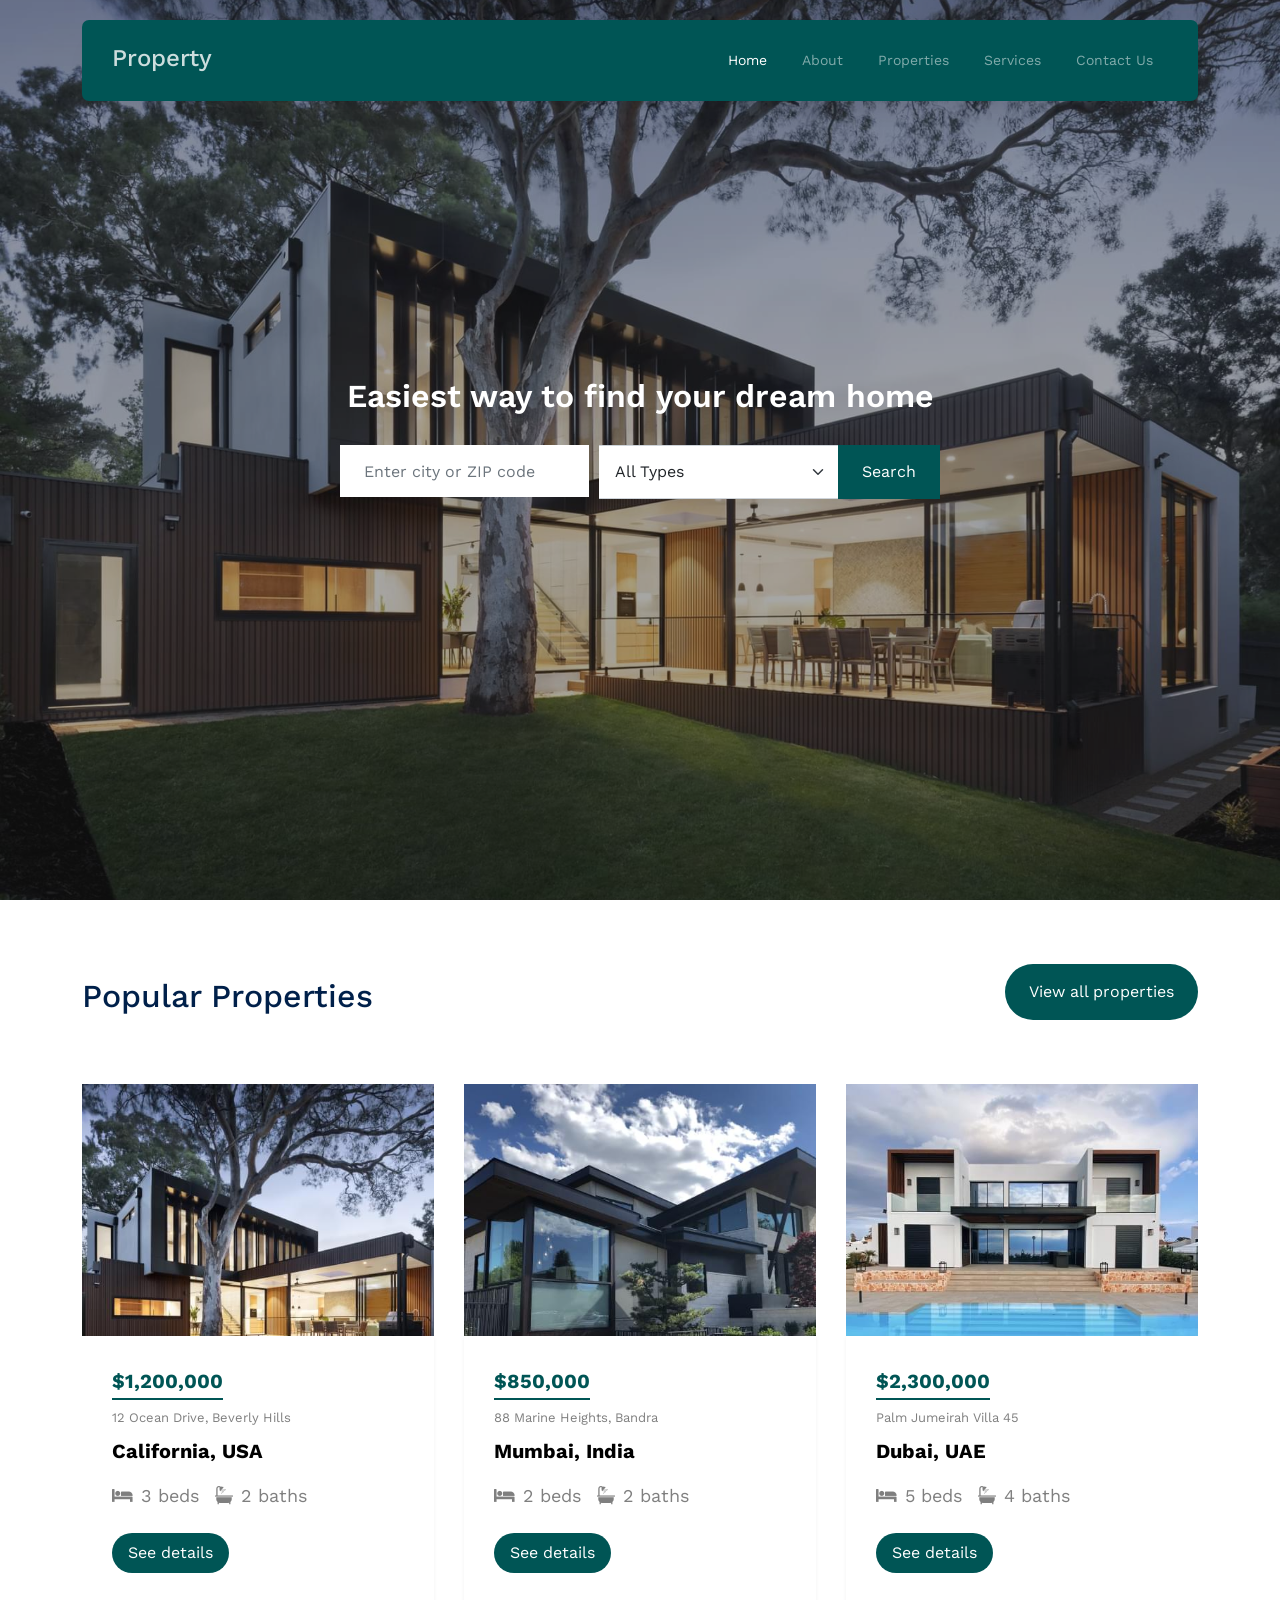
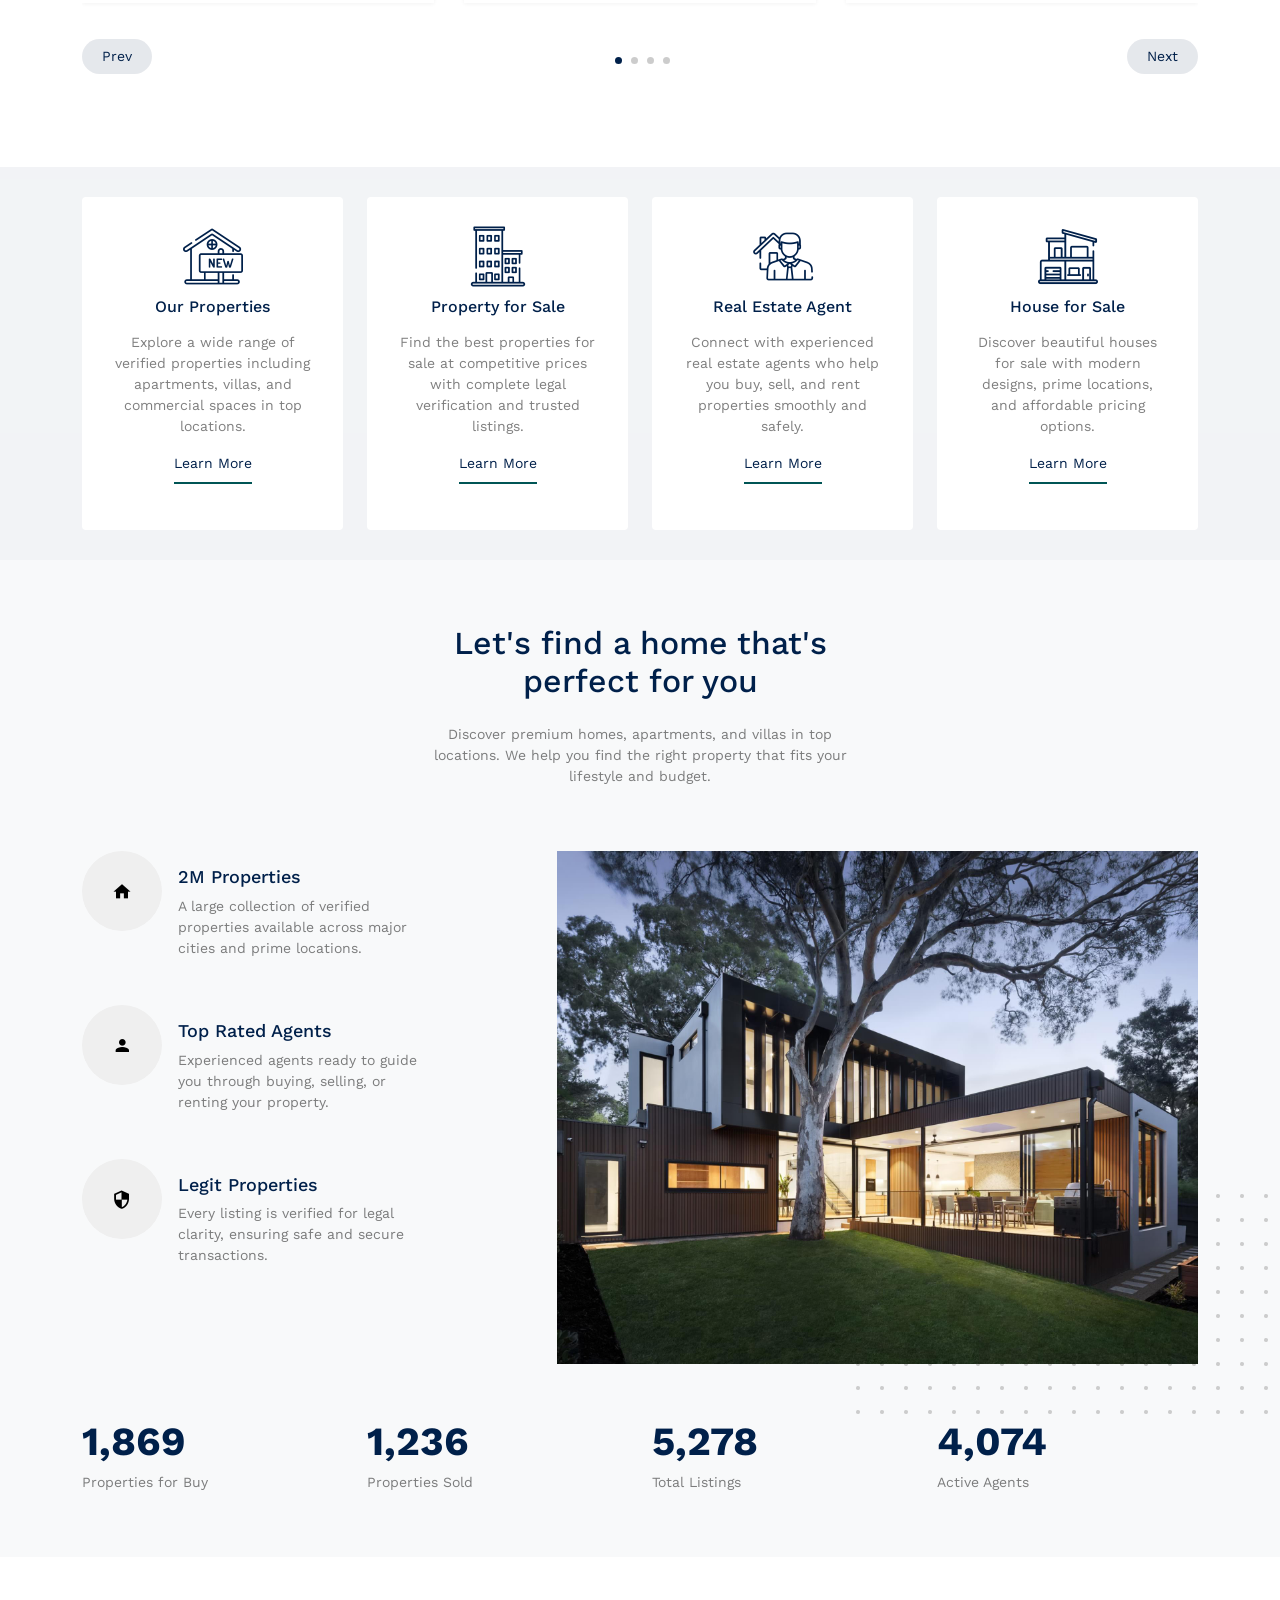
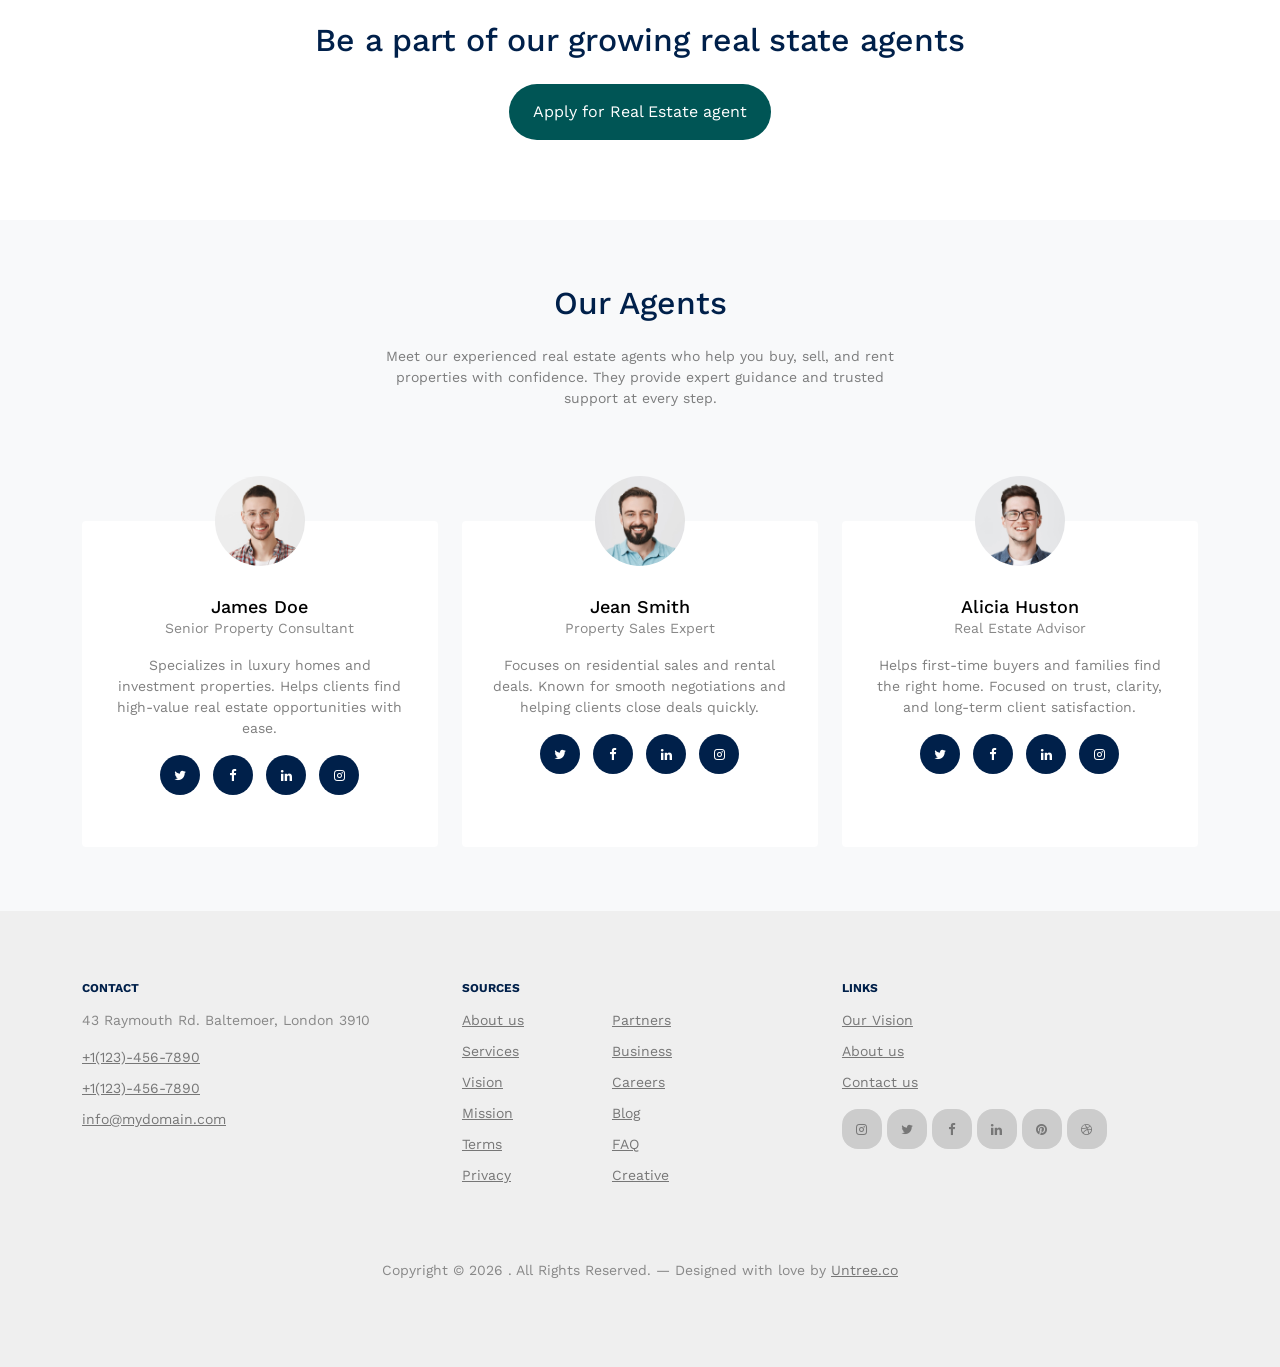
<file: index.html>
<!-- /*
* Template Name: Property
* Template Author: Untree.co
* Template URI: https://untree.co/
* License: https://creativecommons.org/licenses/by/3.0/
*/ -->
<!DOCTYPE html>
<html lang="en">
  <head>
    <meta charset="utf-8" />
    <meta name="viewport" content="width=device-width, initial-scale=1" />
    <meta name="author" content="Untree.co" />
    <link rel="shortcut icon" href="favicon.png" />

    <meta name="description" content="" />
    <meta name="keywords" content="bootstrap, bootstrap5" />

    <link rel="preconnect" href="https://fonts.googleapis.com" />
    <link rel="preconnect" href="https://fonts.gstatic.com" crossorigin />
    <link
      href="https://fonts.googleapis.com/css2?family=Work+Sans:wght@400;500;600;700&display=swap"
      rel="stylesheet"
    />

    <link rel="stylesheet" href="fonts/icomoon/style.css" />
    <link rel="stylesheet" href="fonts/flaticon/font/flaticon.css" />

    <link rel="stylesheet" href="css/tiny-slider.css" />
    <link rel="stylesheet" href="css/aos.css" />
    <link rel="stylesheet" href="css/style.css" />

    <title>
      Property &mdash; Free Bootstrap 5 Website Template by Untree.co
    </title>
  </head>
  <body>
  <nav class="site-nav">
      <div class="container">
        <div class="menu-bg-wrap">
          <div class="site-navigation">
            <a href="index.html" class="logo m-0 float-start">Property</a>

            <ul
              class="js-clone-nav d-none d-lg-inline-block text-start site-menu float-end"
            >
              <li class="active"><a href="index.html">Home</a></li>
                            <li><a href="about.html">About</a></li>

              <li>
                <a href="properties.html">Properties</a>
                
              </li>
              <li><a href="services.html">Services</a></li>
              <li><a href="contact.html">Contact Us</a></li>
            </ul>

            <a
              href="#"
              class="burger light me-auto float-end mt-1 site-menu-toggle js-menu-toggle d-inline-block d-lg-none"
              data-toggle="collapse"
              data-target="#main-navbar"
            >
              <span></span>
            </a>
          </div>
        </div>
      </div>
    </nav>

    <div class="hero">
      <div class="hero-slide">
        <div
          class="img overlay"
          style="background-image: url('images/hero_bg_3.jpg')"
        ></div>
        <div
          class="img overlay"
          style="background-image: url('images/hero_bg_2.jpg')"
        ></div>
        <div
          class="img overlay"
          style="background-image: url('images/hero_bg_1.jpg')"
        ></div>
      </div>

      <div class="container">
        <div class="row justify-content-center align-items-center">
          <div class="col-lg-9 text-center">
            <h1 class="heading" data-aos="fade-up">
              Easiest way to find your dream home
            </h1>
<form
  id="propertySearchForm"
  class="narrow-w form-search d-flex align-items-stretch mb-3"
  data-aos="fade-up"
  data-aos-delay="200"
>
  <!-- Search Input -->
  <input
    type="text"
    id="searchInput"
    class="form-control px-4 rounded-0"
    placeholder="Enter city or ZIP code"
  />

  <!-- Filter -->
  <select
    id="propertyType"
    class="form-select rounded-0 border-start-0 border-end-0 px-3"
  >
    <option value="">All Types</option>
    <option value="house">House</option>
    <option value="apartment">Apartment</option>
    <option value="villa">Villa</option>
  </select>

  <!-- Button -->
  <button type="submit" class="btn btn-primary px-4 rounded-0">
    Search
  </button>
</form>

<!-- Search Results -->
<div id="searchResults" class="mt-4"></div>
          </div>
        </div>
      </div>
    </div>

    <div class="section">
      <div class="container">
        <div class="row mb-5 align-items-center">
          <div class="col-lg-6">
            <h2 class="font-weight-bold text-primary heading">
              Popular Properties
            </h2>
          </div>
          <div class="col-lg-6 text-lg-end">
            <p>
              <a
                href="properties.html"
                target="_blank"
                class="btn btn-primary text-white py-3 px-4"
                >View all properties</a
              >
            </p>
          </div>
        </div>
        <div class="row">
          <div class="col-12">
            <div class="property-slider-wrap">
              <div class="property-slider">
                
                <!-- .item -->
                  <div class="property-item" data-city="california" data-type="house">
  <a href="property-single.html" class="img">
    <img src="images/img_1.jpg" class="img-fluid" />
  </a>
  <div class="property-content">
    <div class="price mb-2"><span>$1,200,000</span></div>
    <span class="d-block mb-2 text-black-50">12 Ocean Drive, Beverly Hills</span>
    <span class="city d-block mb-3">California, USA</span>
    <div class="specs d-flex mb-4">
      <span class="d-flex align-items-center me-3"><span class="icon-bed me-2"></span>3 beds</span>
      <span class="d-flex align-items-center"><span class="icon-bath me-2"></span>2 baths</span>
    </div>
    <a href="property-single.html" class="btn btn-primary py-2 px-3">See details</a>
  </div>
</div>

  <div class="property-item" data-city="mumbai" data-type="apartment">
  <a href="property-single.html" class="img">
    <img src="images/img_2.jpg" class="img-fluid" />
  </a>
  <div class="property-content">
    <div class="price mb-2"><span>$850,000</span></div>
    <span class="d-block mb-2 text-black-50">88 Marine Heights, Bandra</span>
    <span class="city d-block mb-3">Mumbai, India</span>
    <div class="specs d-flex mb-4">
      <span class="d-flex align-items-center me-3"><span class="icon-bed me-2"></span>2 beds</span>
      <span class="d-flex align-items-center"><span class="icon-bath me-2"></span>2 baths</span>
    </div>
    <a href="property-single.html" class="btn btn-primary py-2 px-3">See details</a>
  </div>
</div>

  <div class="property-item" data-city="dubai" data-type="villa">
  <a href="property-single.html" class="img">
    <img src="images/img_3.jpg" class="img-fluid" />
  </a>
  <div class="property-content">
    <div class="price mb-2"><span>$2,300,000</span></div>
    <span class="d-block mb-2 text-black-50">Palm Jumeirah Villa 45</span>
    <span class="city d-block mb-3">Dubai, UAE</span>
    <div class="specs d-flex mb-4">
      <span class="d-flex align-items-center me-3"><span class="icon-bed me-2"></span>5 beds</span>
      <span class="d-flex align-items-center"><span class="icon-bath me-2"></span>4 baths</span>
    </div>
    <a href="property-single.html" class="btn btn-primary py-2 px-3">See details</a>
  </div>
</div>


  <div class="property-item" data-city="new york" data-type="apartment">
  <a href="property-single.html" class="img">
    <img src="images/img_4.jpg" class="img-fluid" />
  </a>
  <div class="property-content">
    <div class="price mb-2"><span>$600,000</span></div>
    <span class="d-block mb-2 text-black-50">Sector 21, Green Valley</span>
    <span class="city d-block mb-3">New York, USA</span>
    <div class="specs d-flex mb-4">
      <span class="d-flex align-items-center me-3"><span class="icon-bed me-2"></span>2 beds</span>
      <span class="d-flex align-items-center"><span class="icon-bath me-2"></span>1 bath</span>
    </div>
    <a href="property-single.html" class="btn btn-primary py-2 px-3">See details</a>
  </div>
</div>

  <div class="property-item" data-city="los angeles" data-type="villa">
      <a href="property-single.html" class="img">
    <img src="images/img_5.jpg" class="img-fluid" />
  </a>
  <div class="property-content">
    <div class="price mb-2"><span>$1,750,000</span></div>
    <span class="d-block mb-2 text-black-50">Sunset Boulevard 101</span>
    <span class="city d-block mb-3">Los Angeles, USA</span>
    <div class="specs d-flex mb-4">
      <span class="d-flex align-items-center me-3"><span class="icon-bed me-2"></span>4 beds</span>
      <span class="d-flex align-items-center"><span class="icon-bath me-2"></span>3 baths</span>
    </div>
    <a href="property-single.html" class="btn btn-primary py-2 px-3">See details</a>
  </div>
</div>


  <div class="property-item" data-city="new york" data-type="house">
  <a href="property-single.html" class="img">
    <img src="images/img_6.jpg" class="img-fluid" />
  </a>
  <div class="property-content">
    <div class="price mb-2"><span>$980,000</span></div>
    <span class="d-block mb-2 text-black-50">Central Park Residence</span>
    <span class="city d-block mb-3">New York, USA</span>
    <div class="specs d-flex mb-4">
      <span class="d-flex align-items-center me-3"><span class="icon-bed me-2"></span>3 beds</span>
      <span class="d-flex align-items-center"><span class="icon-bath me-2"></span>2 baths</span>
    </div>
    <a href="property-single.html" class="btn btn-primary py-2 px-3">See details</a>
  </div>
</div>


  <div class="property-item" data-city="bangalore" data-type="apartment">
      <a href="property-single.html" class="img">
    <img src="images/img_7.jpg" class="img-fluid" />
  </a>
  <div class="property-content">
    <div class="price mb-2"><span>$420,000</span></div>
    <span class="d-block mb-2 text-black-50">Lake View Apartments</span>
    <span class="city d-block mb-3">Bangalore, India</span>
    <div class="specs d-flex mb-4">
      <span class="d-flex align-items-center me-3"><span class="icon-bed me-2"></span>2 beds</span>
      <span class="d-flex align-items-center"><span class="icon-bath me-2"></span>2 baths</span>
    </div>
    <a href="property-single.html" class="btn btn-primary py-2 px-3">See details</a>
  </div>
</div>


  <div class="property-item" data-city="singapore" data-type="villa">
  <a href="property-single.html" class="img">
    <img src="images/img_8.jpg" class="img-fluid" />
  </a>
  <div class="property-content">
    <div class="price mb-2"><span>$3,200,000</span></div>
    <span class="d-block mb-2 text-black-50">Marina Bay Sands Home</span>
    <span class="city d-block mb-3">Singapore</span>
    <div class="specs d-flex mb-4">
      <span class="d-flex align-items-center me-3"><span class="icon-bed me-2"></span>5 beds</span>
      <span class="d-flex align-items-center"><span class="icon-bath me-2"></span>5 baths</span>
    </div>
    <a href="property-single.html" class="btn btn-primary py-2 px-3">See details</a>
  </div>
</div>


  <div class="property-item" data-city="manali" data-type="house">
  <a href="property-single.html" class="img">
    <img src="images/img_1.jpg" class="img-fluid" />
  </a>
  <div class="property-content">
    <div class="price mb-2"><span>$700,000</span></div>
    <span class="d-block mb-2 text-black-50">Hilltop Residency</span>
    <span class="city d-block mb-3">Manali, India</span>
    <div class="specs d-flex mb-4">
      <span class="d-flex align-items-center me-3"><span class="icon-bed me-2"></span>3 beds</span>
      <span class="d-flex align-items-center"><span class="icon-bath me-2"></span>2 baths</span>
    </div>
    <a href="property-single.html" class="btn btn-primary py-2 px-3">See details</a>
  </div>
</div>


  <div class="property-item" data-city="london" data-type="apartment">
  <a href="property-single.html" class="img">
    <img src="images/img_2.jpg" class="img-fluid" />
  </a>
  <div class="property-content">
    <div class="price mb-2"><span>$1,050,000</span></div>
    <span class="d-block mb-2 text-black-50">Riverfront Luxury Flats</span>
    <span class="city d-block mb-3">London, UK</span>
    <div class="specs d-flex mb-4">
      <span class="d-flex align-items-center me-3"><span class="icon-bed me-2"></span>2 beds</span>
      <span class="d-flex align-items-center"><span class="icon-bath me-2"></span>2 baths</span>
    </div>
    <a href="property-single.html" class="btn btn-primary py-2 px-3">See details</a>
  </div>
</div>
              </div>
              <div
                id="property-nav"
                class="controls"
                tabindex="0"
                aria-label="Carousel Navigation"
              >
                <span
                  class="prev"
                  data-controls="prev"
                  aria-controls="property"
                  tabindex="-1"
                  >Prev</span
                >
                <span
                  class="next"
                  data-controls="next"
                  aria-controls="property"
                  tabindex="-1"
                  >Next</span
                >
              </div>
            </div>
          </div>
        </div>
      </div>
    </div>

<section class="features-1">
  <div class="container">
    <div class="row">

      <div class="col-6 col-lg-3" data-aos="fade-up" data-aos-delay="300">
        <div class="box-feature">
          <span class="flaticon-house"></span>
          <h3 class="mb-3">Our Properties</h3>
          <p>
            Explore a wide range of verified properties including apartments,
            villas, and commercial spaces in top locations.
          </p>
          <p><a href="#" class="learn-more">Learn More</a></p>
        </div>
      </div>

      <div class="col-6 col-lg-3" data-aos="fade-up" data-aos-delay="500">
        <div class="box-feature">
          <span class="flaticon-building"></span>
          <h3 class="mb-3">Property for Sale</h3>
          <p>
            Find the best properties for sale at competitive prices with
            complete legal verification and trusted listings.
          </p>
          <p><a href="#" class="learn-more">Learn More</a></p>
        </div>
      </div>

      <div class="col-6 col-lg-3" data-aos="fade-up" data-aos-delay="400">
        <div class="box-feature">
          <span class="flaticon-house-3"></span>
          <h3 class="mb-3">Real Estate Agent</h3>
          <p>
            Connect with experienced real estate agents who help you buy,
            sell, and rent properties smoothly and safely.
          </p>
          <p><a href="#" class="learn-more">Learn More</a></p>
        </div>
      </div>

      <div class="col-6 col-lg-3" data-aos="fade-up" data-aos-delay="600">
        <div class="box-feature">
          <span class="flaticon-house-1"></span>
          <h3 class="mb-3">House for Sale</h3>
          <p>
            Discover beautiful houses for sale with modern designs, prime
            locations, and affordable pricing options.
          </p>
          <p><a href="#" class="learn-more">Learn More</a></p>
        </div>
      </div>

    </div>
  </div>
</section>

<div class="section section-4 bg-light">
  <div class="container">
    <div class="row justify-content-center text-center mb-5">
      <div class="col-lg-5">
        <h2 class="font-weight-bold heading text-primary mb-4">
          Let's find a home that's perfect for you
        </h2>
        <p class="text-black-50">
          Discover premium homes, apartments, and villas in top locations.
          We help you find the right property that fits your lifestyle and budget.
        </p>
      </div>
    </div>

    <div class="row justify-content-between mb-5">
      <div class="col-lg-7 mb-5 mb-lg-0 order-lg-2">
        <div class="img-about dots">
          <img src="images/hero_bg_3.jpg" alt="Image" class="img-fluid" />
        </div>
      </div>

      <div class="col-lg-4">
        <div class="d-flex feature-h">
          <span class="wrap-icon me-3">
            <span class="icon-home2"></span>
          </span>
          <div class="feature-text">
            <h3 class="heading">2M Properties</h3>
            <p class="text-black-50">
              A large collection of verified properties available across major cities and prime locations.
            </p>
          </div>
        </div>

        <div class="d-flex feature-h">
          <span class="wrap-icon me-3">
            <span class="icon-person"></span>
          </span>
          <div class="feature-text">
            <h3 class="heading">Top Rated Agents</h3>
            <p class="text-black-50">
              Experienced agents ready to guide you through buying, selling, or renting your property.
            </p>
          </div>
        </div>

        <div class="d-flex feature-h">
          <span class="wrap-icon me-3">
            <span class="icon-security"></span>
          </span>
          <div class="feature-text">
            <h3 class="heading">Legit Properties</h3>
            <p class="text-black-50">
              Every listing is verified for legal clarity, ensuring safe and secure transactions.
            </p>
          </div>
        </div>
      </div>
    </div>

    <div class="row section-counter mt-5">
      <div class="col-6 col-sm-6 col-md-6 col-lg-3" data-aos="fade-up" data-aos-delay="300">
        <div class="counter-wrap mb-5 mb-lg-0">
          <span class="number"><span class="countup text-primary">3298</span></span>
          <span class="caption text-black-50">Properties for Buy</span>
        </div>
      </div>

      <div class="col-6 col-sm-6 col-md-6 col-lg-3" data-aos="fade-up" data-aos-delay="400">
        <div class="counter-wrap mb-5 mb-lg-0">
          <span class="number"><span class="countup text-primary">2181</span></span>
          <span class="caption text-black-50">Properties Sold</span>
        </div>
      </div>

      <div class="col-6 col-sm-6 col-md-6 col-lg-3" data-aos="fade-up" data-aos-delay="500">
        <div class="counter-wrap mb-5 mb-lg-0">
          <span class="number"><span class="countup text-primary">9316</span></span>
          <span class="caption text-black-50">Total Listings</span>
        </div>
      </div>

      <div class="col-6 col-sm-6 col-md-6 col-lg-3" data-aos="fade-up" data-aos-delay="600">
        <div class="counter-wrap mb-5 mb-lg-0">
          <span class="number"><span class="countup text-primary">7191</span></span>
          <span class="caption text-black-50">Active Agents</span>
        </div>
      </div>
    </div>

  </div>
</div>

    <div class="section">
      <div class="row justify-content-center footer-cta" data-aos="fade-up">
        <div class="col-lg-7 mx-auto text-center">
          <h2 class="mb-4">Be a part of our growing real state agents</h2>
          <p>
            <a
              href="contact.html"
              target="_blank"
              class="btn btn-primary text-white py-3 px-4"
              >Apply for Real Estate agent</a
            >
          </p>
        </div>
        <!-- /.col-lg-7 -->
      </div>
      <!-- /.row -->
    </div>

<div class="section section-5 bg-light">
  <div class="container">
    <div class="row justify-content-center text-center mb-5">
      <div class="col-lg-6 mb-5">
        <h2 class="font-weight-bold heading text-primary mb-4">
          Our Agents
        </h2>
        <p class="text-black-50">
          Meet our experienced real estate agents who help you buy, sell,
          and rent properties with confidence. They provide expert guidance
          and trusted support at every step.
        </p>
      </div>
    </div>

    <div class="row">

      <div class="col-sm-6 col-md-6 col-lg-4 mb-5 mb-lg-0">
        <div class="h-100 person">
          <img src="images/person_1-min.jpg" class="img-fluid" />

          <div class="person-contents">
            <h2 class="mb-0"><a href="#">James Doe</a></h2>
            <span class="meta d-block mb-3">Senior Property Consultant</span>
            <p>
              Specializes in luxury homes and investment properties. Helps
              clients find high-value real estate opportunities with ease.
            </p>

            <ul class="social list-unstyled list-inline dark-hover">
              <li class="list-inline-item"><a href="#"><span class="icon-twitter"></span></a></li>
              <li class="list-inline-item"><a href="#"><span class="icon-facebook"></span></a></li>
              <li class="list-inline-item"><a href="#"><span class="icon-linkedin"></span></a></li>
              <li class="list-inline-item"><a href="#"><span class="icon-instagram"></span></a></li>
            </ul>
          </div>
        </div>
      </div>

      <div class="col-sm-6 col-md-6 col-lg-4 mb-5 mb-lg-0">
        <div class="h-100 person">
          <img src="images/person_2-min.jpg" class="img-fluid" />

          <div class="person-contents">
            <h2 class="mb-0"><a href="#">Jean Smith</a></h2>
            <span class="meta d-block mb-3">Property Sales Expert</span>
            <p>
              Focuses on residential sales and rental deals. Known for smooth
              negotiations and helping clients close deals quickly.
            </p>

            <ul class="social list-unstyled list-inline dark-hover">
              <li class="list-inline-item"><a href="#"><span class="icon-twitter"></span></a></li>
              <li class="list-inline-item"><a href="#"><span class="icon-facebook"></span></a></li>
              <li class="list-inline-item"><a href="#"><span class="icon-linkedin"></span></a></li>
              <li class="list-inline-item"><a href="#"><span class="icon-instagram"></span></a></li>
            </ul>
          </div>
        </div>
      </div>

      <div class="col-sm-6 col-md-6 col-lg-4 mb-5 mb-lg-0">
        <div class="h-100 person">
          <img src="images/person_3-min.jpg" class="img-fluid" />

          <div class="person-contents">
            <h2 class="mb-0"><a href="#">Alicia Huston</a></h2>
            <span class="meta d-block mb-3">Real Estate Advisor</span>
            <p>
              Helps first-time buyers and families find the right home.
              Focused on trust, clarity, and long-term client satisfaction.
            </p>

            <ul class="social list-unstyled list-inline dark-hover">
              <li class="list-inline-item"><a href="#"><span class="icon-twitter"></span></a></li>
              <li class="list-inline-item"><a href="#"><span class="icon-facebook"></span></a></li>
              <li class="list-inline-item"><a href="#"><span class="icon-linkedin"></span></a></li>
              <li class="list-inline-item"><a href="#"><span class="icon-instagram"></span></a></li>
            </ul>
          </div>
        </div>
      </div>

    </div>
  </div>
</div>
    <div class="site-footer">
      <div class="container">
        <div class="row">
          <div class="col-lg-4">
            <div class="widget">
              <h3>Contact</h3>
              <address>43 Raymouth Rd. Baltemoer, London 3910</address>
              <ul class="list-unstyled links">
                <li><a href="tel://11234567890">+1(123)-456-7890</a></li>
                <li><a href="tel://11234567890">+1(123)-456-7890</a></li>
                <li>
                  <a href="mailto:info@mydomain.com">info@mydomain.com</a>
                </li>
              </ul>
            </div>
            <!-- /.widget -->
          </div>
          <!-- /.col-lg-4 -->
          <div class="col-lg-4">
            <div class="widget">
              <h3>Sources</h3>
              <ul class="list-unstyled float-start links">
                <li><a href="#">About us</a></li>
                <li><a href="#">Services</a></li>
                <li><a href="#">Vision</a></li>
                <li><a href="#">Mission</a></li>
                <li><a href="#">Terms</a></li>
                <li><a href="#">Privacy</a></li>
              </ul>
              <ul class="list-unstyled float-start links">
                <li><a href="#">Partners</a></li>
                <li><a href="#">Business</a></li>
                <li><a href="#">Careers</a></li>
                <li><a href="#">Blog</a></li>
                <li><a href="#">FAQ</a></li>
                <li><a href="#">Creative</a></li>
              </ul>
            </div>
            <!-- /.widget -->
          </div>
          <!-- /.col-lg-4 -->
          <div class="col-lg-4">
            <div class="widget">
              <h3>Links</h3>
              <ul class="list-unstyled links">
                <li><a href="#">Our Vision</a></li>
                <li><a href="#">About us</a></li>
                <li><a href="#">Contact us</a></li>
              </ul>

              <ul class="list-unstyled social">
                <li>
                  <a href="#"><span class="icon-instagram"></span></a>
                </li>
                <li>
                  <a href="#"><span class="icon-twitter"></span></a>
                </li>
                <li>
                  <a href="#"><span class="icon-facebook"></span></a>
                </li>
                <li>
                  <a href="#"><span class="icon-linkedin"></span></a>
                </li>
                <li>
                  <a href="#"><span class="icon-pinterest"></span></a>
                </li>
                <li>
                  <a href="#"><span class="icon-dribbble"></span></a>
                </li>
              </ul>
            </div>
            <!-- /.widget -->
          </div>
          <!-- /.col-lg-4 -->
        </div>
        <!-- /.row -->

        <div class="row mt-5">
          <div class="col-12 text-center">
            <!-- 
              **==========
              NOTE: 
              Please don't remove this copyright link unless you buy the license here https://untree.co/license/  
              **==========
            -->

            <p>
              Copyright &copy;
              <script>
                document.write(new Date().getFullYear());
              </script>
              . All Rights Reserved. &mdash; Designed with love by
              <a href="https://untree.co">Untree.co</a>
              <!-- License information: https://untree.co/license/ -->
            </p>
            
          </div>
        </div>
      </div>
      <!-- /.container -->
    </div>
    <!-- /.site-footer -->

    <!-- Preloader -->
    <div id="overlayer"></div>
    <div class="loader">
      <div class="spinner-border" role="status">
        <span class="visually-hidden">Loading...</span>
      </div>
    </div>

    <script src="js/bootstrap.bundle.min.js"></script>
    <script src="js/tiny-slider.js"></script>
    <script src="js/aos.js"></script>
    <script src="js/navbar.js"></script>
    <script src="js/counter.js"></script>
    <script src="js/custom.js"></script>
    
  </body>
</html>
</file>
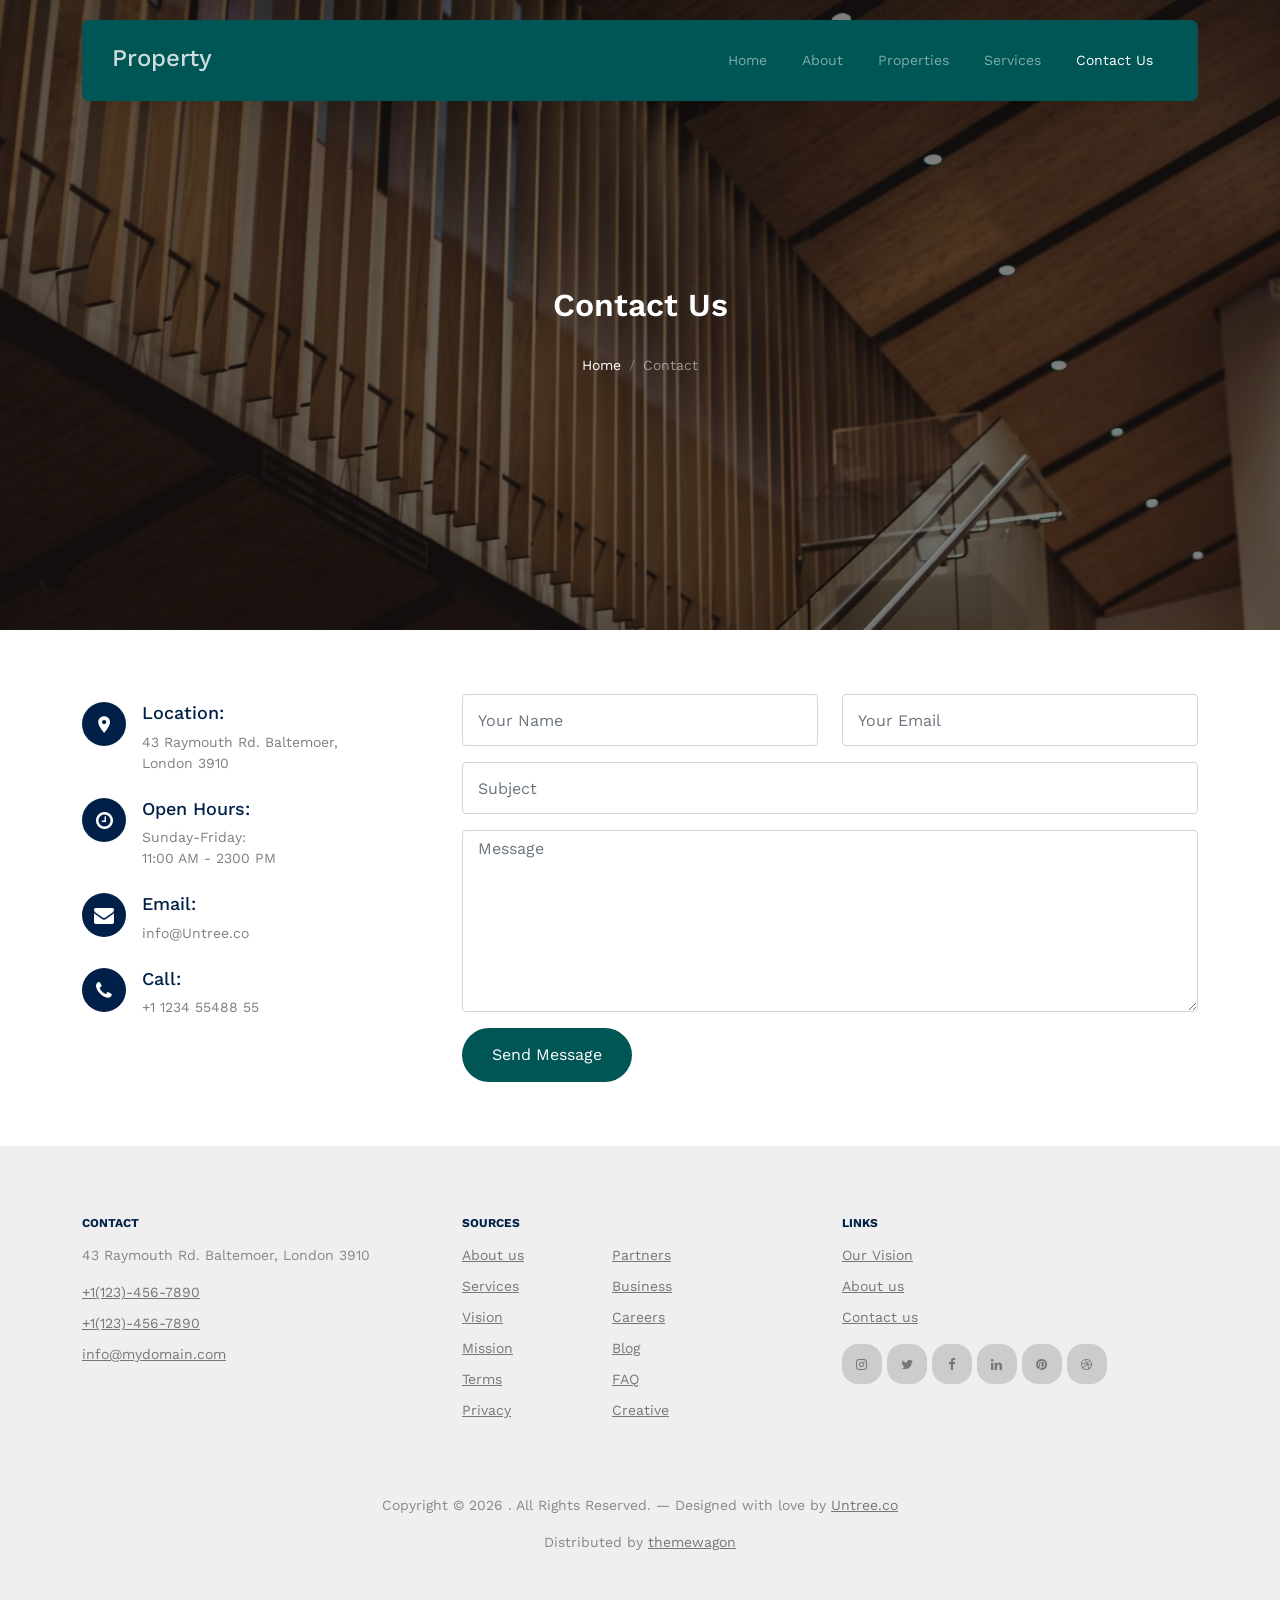
<file: contact.html>
<!-- /*
* Template Name: Property
* Template Author: Untree.co
* Template URI: https://untree.co/
* License: https://creativecommons.org/licenses/by/3.0/
*/ -->
<!DOCTYPE html>
<html lang="en">
  <head>
    <meta charset="utf-8" />
    <meta name="viewport" content="width=device-width, initial-scale=1" />
    <meta name="author" content="Untree.co" />
    <link rel="shortcut icon" href="favicon.png" />

    <meta name="description" content="" />
    <meta name="keywords" content="bootstrap, bootstrap5" />

    <link rel="preconnect" href="https://fonts.googleapis.com" />
    <link rel="preconnect" href="https://fonts.gstatic.com" crossorigin />
    <link
      href="https://fonts.googleapis.com/css2?family=Work+Sans:wght@400;500;600;700&display=swap"
      rel="stylesheet"
    />

    <link rel="stylesheet" href="fonts/icomoon/style.css" />
    <link rel="stylesheet" href="fonts/flaticon/font/flaticon.css" />

    <link rel="stylesheet" href="css/tiny-slider.css" />
    <link rel="stylesheet" href="css/aos.css" />
    <link rel="stylesheet" href="css/style.css" />

    <title>
      Property &mdash; Free Bootstrap 5 Website Template by Untree.co
    </title>
  </head>
  <body>
    <div class="site-mobile-menu site-navbar-target">
      <div class="site-mobile-menu-header">
        <div class="site-mobile-menu-close">
          <span class="icofont-close js-menu-toggle"></span>
        </div>
      </div>
      <div class="site-mobile-menu-body"></div>
    </div>

  <nav class="site-nav">
      <div class="container">
        <div class="menu-bg-wrap">
          <div class="site-navigation">
            <a href="index.html" class="logo m-0 float-start">Property</a>

            <ul
              class="js-clone-nav d-none d-lg-inline-block text-start site-menu float-end"
            >
              <li><a href="index.html">Home</a></li>
                            <li><a href="about.html">About</a></li>

              <li>
                <a href="properties.html">Properties</a>
                
              </li>
              <li><a href="services.html">Services</a></li>
              <li class="active"><a href="contact.html">Contact Us</a></li>
            </ul>

            <a
              href="#"
              class="burger light me-auto float-end mt-1 site-menu-toggle js-menu-toggle d-inline-block d-lg-none"
              data-toggle="collapse"
              data-target="#main-navbar"
            >
              <span></span>
            </a>
          </div>
        </div>
      </div>
    </nav>

    <div
      class="hero page-inner overlay"
      style="background-image: url('images/hero_bg_1.jpg')"
    >
      <div class="container">
        <div class="row justify-content-center align-items-center">
          <div class="col-lg-9 text-center mt-5">
            <h1 class="heading" data-aos="fade-up">Contact Us</h1>

            <nav
              aria-label="breadcrumb"
              data-aos="fade-up"
              data-aos-delay="200"
            >
              <ol class="breadcrumb text-center justify-content-center">
                <li class="breadcrumb-item"><a href="index.html">Home</a></li>
                <li
                  class="breadcrumb-item active text-white-50"
                  aria-current="page"
                >
                  Contact
                </li>
              </ol>
            </nav>
          </div>
        </div>
      </div>
    </div>

    <div class="section">
      <div class="container">
        <div class="row">
          <div
            class="col-lg-4 mb-5 mb-lg-0"
            data-aos="fade-up"
            data-aos-delay="100"
          >
            <div class="contact-info">
              <div class="address mt-2">
                <i class="icon-room"></i>
                <h4 class="mb-2">Location:</h4>
                <p>
                  43 Raymouth Rd. Baltemoer,<br />
                  London 3910
                </p>
              </div>

              <div class="open-hours mt-4">
                <i class="icon-clock-o"></i>
                <h4 class="mb-2">Open Hours:</h4>
                <p>
                  Sunday-Friday:<br />
                  11:00 AM - 2300 PM
                </p>
              </div>

              <div class="email mt-4">
                <i class="icon-envelope"></i>
                <h4 class="mb-2">Email:</h4>
                <p>info@Untree.co</p>
              </div>

              <div class="phone mt-4">
                <i class="icon-phone"></i>
                <h4 class="mb-2">Call:</h4>
                <p>+1 1234 55488 55</p>
              </div>
            </div>
          </div>
          <div class="col-lg-8" data-aos="fade-up" data-aos-delay="200">
              <form id="contactForm">
              <div class="row">
                <div class="col-6 mb-3">
                  <input
                    type="text"
                    class="form-control"
                    placeholder="Your Name"
                  />
                </div>
                <div class="col-6 mb-3">
                  
                  <input
                    type="email"
                    class="form-control"
                    placeholder="Your Email"
                  />
                </div>
                <div class="col-12 mb-3">
                  <input
                    type="text"
                    class="form-control"
                    placeholder="Subject"
                  />
                </div>
                <div class="col-12 mb-3">
                  <textarea
                    name=""
                    id=""
                    cols="30"
                    rows="7"
                    class="form-control"
                    placeholder="Message"
                  ></textarea>
                </div>

                <div class="col-12">
                  <button type="button" class="btn btn-primary" onclick="sendMessage()">
  Send Message
</button>
                </div>
              </div>
            </form>
          </div>
        </div>
      </div>
    </div>
    <!-- /.untree_co-section -->

    <div class="site-footer">
      <div class="container">
        <div class="row">
          <div class="col-lg-4">
            <div class="widget">
              <h3>Contact</h3>
              <address>43 Raymouth Rd. Baltemoer, London 3910</address>
              <ul class="list-unstyled links">
                <li><a href="tel://11234567890">+1(123)-456-7890</a></li>
                <li><a href="tel://11234567890">+1(123)-456-7890</a></li>
                <li>
                  <a href="mailto:info@mydomain.com">info@mydomain.com</a>
                </li>
              </ul>
            </div>
            <!-- /.widget -->
          </div>
          <!-- /.col-lg-4 -->
          <div class="col-lg-4">
            <div class="widget">
              <h3>Sources</h3>
              <ul class="list-unstyled float-start links">
                <li><a href="#">About us</a></li>
                <li><a href="#">Services</a></li>
                <li><a href="#">Vision</a></li>
                <li><a href="#">Mission</a></li>
                <li><a href="#">Terms</a></li>
                <li><a href="#">Privacy</a></li>
              </ul>
              <ul class="list-unstyled float-start links">
                <li><a href="#">Partners</a></li>
                <li><a href="#">Business</a></li>
                <li><a href="#">Careers</a></li>
                <li><a href="#">Blog</a></li>
                <li><a href="#">FAQ</a></li>
                <li><a href="#">Creative</a></li>
              </ul>
            </div>
            <!-- /.widget -->
          </div>
          <!-- /.col-lg-4 -->
          <div class="col-lg-4">
            <div class="widget">
              <h3>Links</h3>
              <ul class="list-unstyled links">
                <li><a href="#">Our Vision</a></li>
                <li><a href="#">About us</a></li>
                <li><a href="#">Contact us</a></li>
              </ul>

              <ul class="list-unstyled social">
                <li>
                  <a href="#"><span class="icon-instagram"></span></a>
                </li>
                <li>
                  <a href="#"><span class="icon-twitter"></span></a>
                </li>
                <li>
                  <a href="#"><span class="icon-facebook"></span></a>
                </li>
                <li>
                  <a href="#"><span class="icon-linkedin"></span></a>
                </li>
                <li>
                  <a href="#"><span class="icon-pinterest"></span></a>
                </li>
                <li>
                  <a href="#"><span class="icon-dribbble"></span></a>
                </li>
              </ul>
            </div>
            <!-- /.widget -->
          </div>
          <!-- /.col-lg-4 -->
        </div>
        <!-- /.row -->

        <div class="row mt-5">
          <div class="col-12 text-center">
            <!-- 
              **==========
              NOTE: 
              Please don't remove this copyright link unless you buy the license here https://untree.co/license/  
              **==========
            -->

            <p>
              Copyright &copy;
              <script>
                document.write(new Date().getFullYear());
              </script>
              . All Rights Reserved. &mdash; Designed with love by
              <a href="https://untree.co">Untree.co</a>
              <!-- License information: https://untree.co/license/ -->
            </p>
            <div>
              Distributed by
              <a href="https://themewagon.com/" target="_blank">themewagon</a>
            </div>
          </div>
        </div>
      </div>
      <!-- /.container -->
    </div>
    <!-- /.site-footer -->

    <!-- Preloader -->
    <div id="overlayer"></div>
    <div class="loader">
      <div class="spinner-border" role="status">
        <span class="visually-hidden">Loading...</span>
      </div>
    </div>
    <script src="js/navbar.js"></script>

    <script src="js/bootstrap.bundle.min.js"></script>
    <script src="js/tiny-slider.js"></script>
    <script src="js/aos.js"></script>
    <script src="js/counter.js"></script>
    <script src="js/custom.js"></script>
  </body>
</html>
</file>
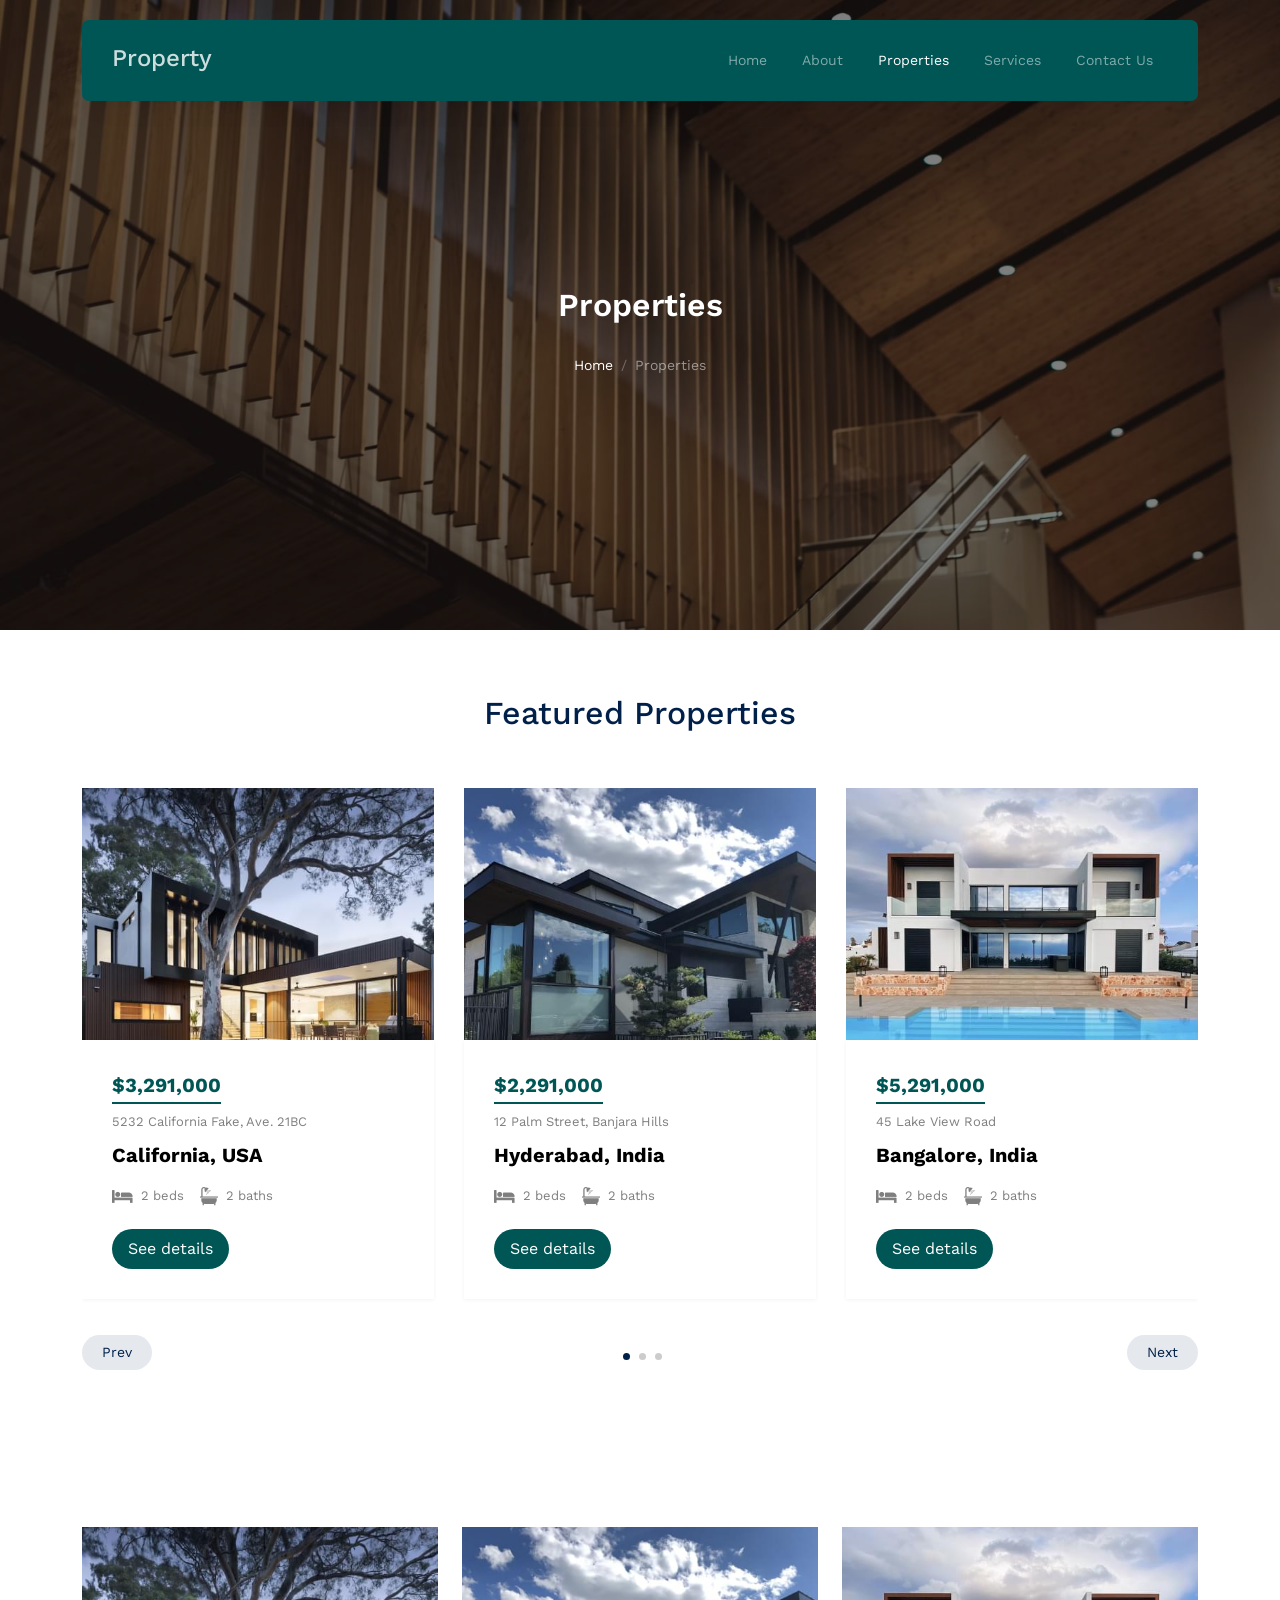
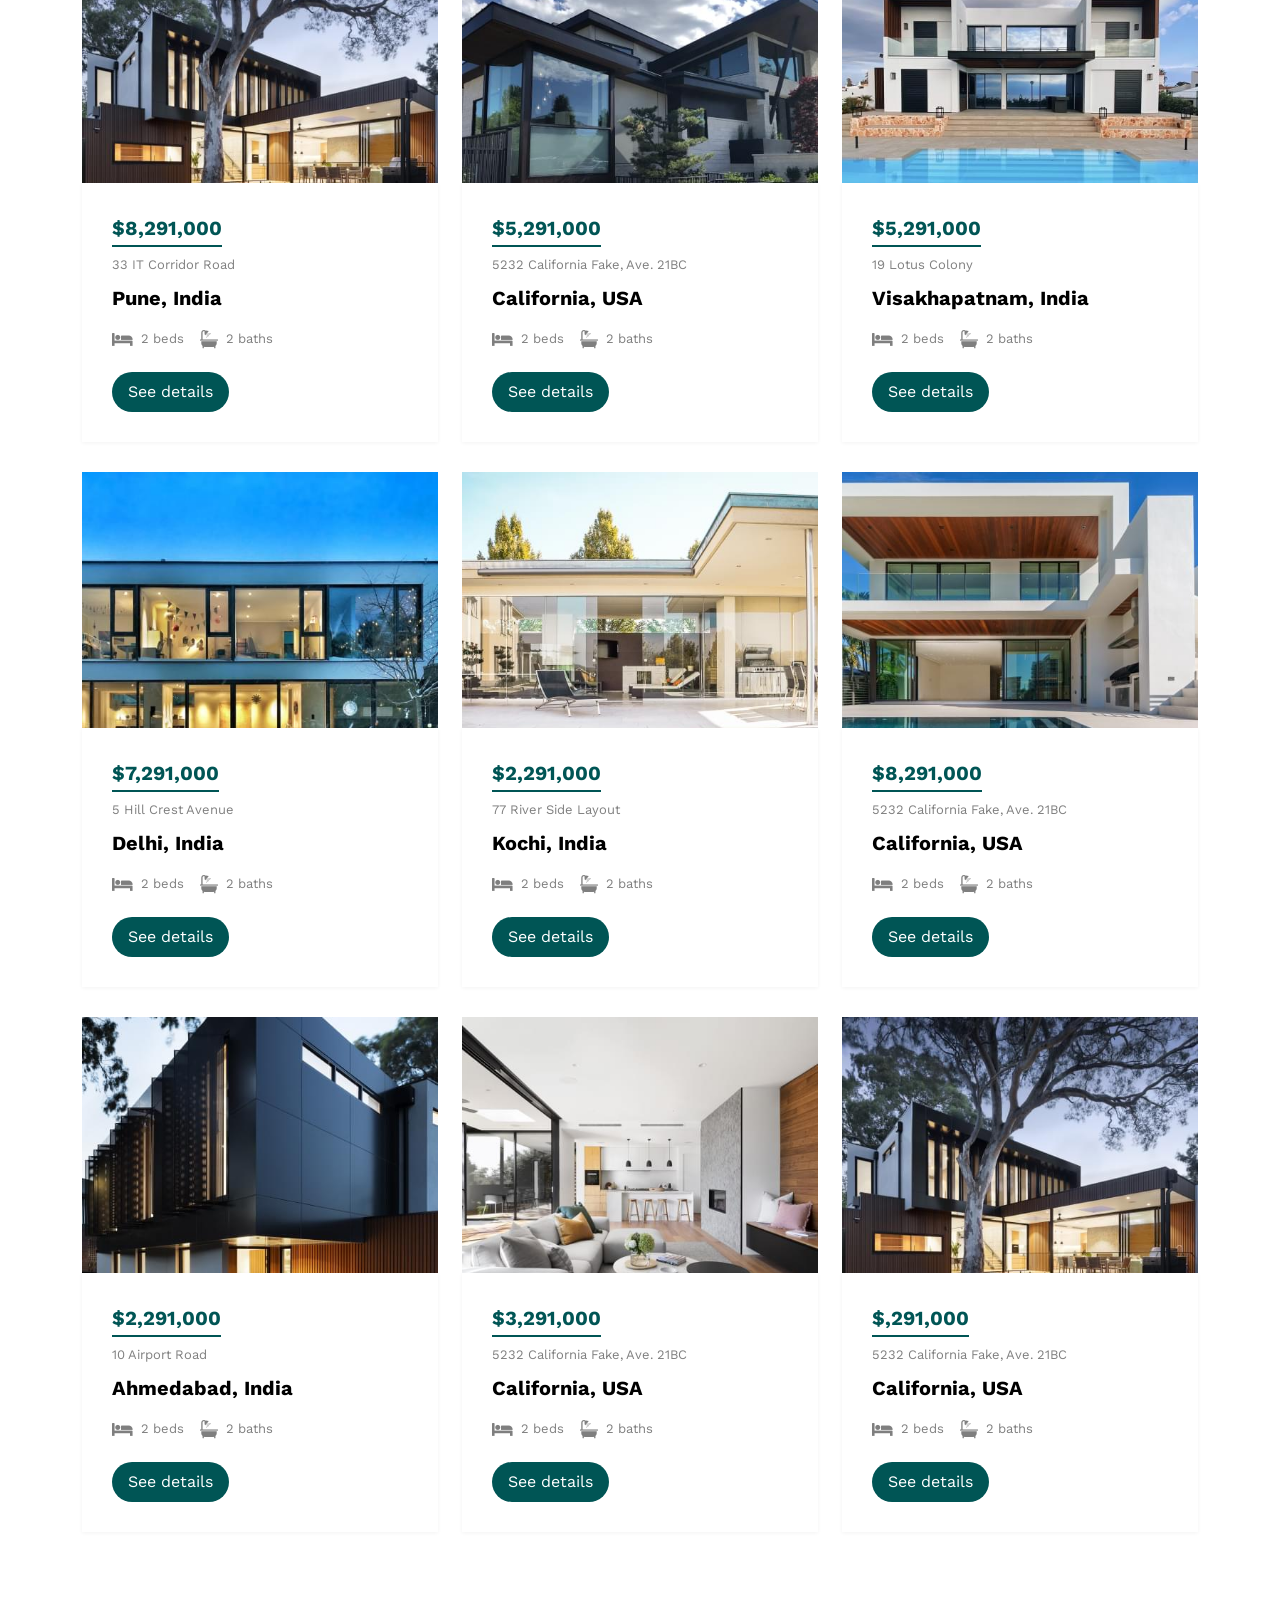
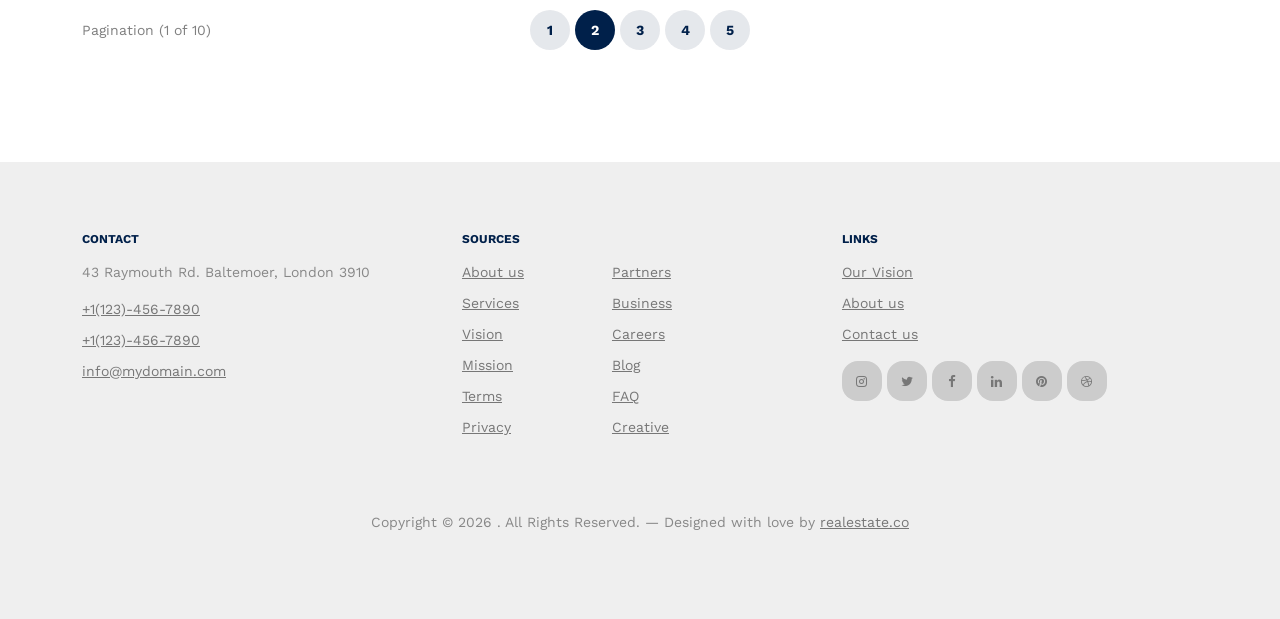
<file: properties.html>
<!-- /*
* Template Name: Property
* Template Author: Untree.co
* Template URI: https://untree.co/
* License: https://creativecommons.org/licenses/by/3.0/
*/ -->
<!DOCTYPE html>
<html lang="en">
  <head>
    <meta charset="utf-8" />
    <meta name="viewport" content="width=device-width, initial-scale=1" />
    <meta name="author" content="Untree.co" />
    <link rel="shortcut icon" href="favicon.png" />

    <meta name="description" content="" />
    <meta name="keywords" content="bootstrap, bootstrap5" />

    <link rel="preconnect" href="https://fonts.googleapis.com" />
    <link rel="preconnect" href="https://fonts.gstatic.com" crossorigin />
    <link
      href="https://fonts.googleapis.com/css2?family=Work+Sans:wght@400;500;600;700&display=swap"
      rel="stylesheet"
    />

    <link rel="stylesheet" href="fonts/icomoon/style.css" />
    <link rel="stylesheet" href="fonts/flaticon/font/flaticon.css" />

    <link rel="stylesheet" href="css/tiny-slider.css" />
    <link rel="stylesheet" href="css/aos.css" />
    <link rel="stylesheet" href="css/style.css" />

    <title>
      Property &mdash; Free Bootstrap 5 Website Template by Untree.co
    </title>
  </head>
  <body>
    <div class="site-mobile-menu site-navbar-target">
      <div class="site-mobile-menu-header">
        <div class="site-mobile-menu-close">
          <span class="icofont-close js-menu-toggle"></span>
        </div>
      </div>
      <div class="site-mobile-menu-body"></div>
    </div>

  <nav class="site-nav">
      <div class="container">
        <div class="menu-bg-wrap">
          <div class="site-navigation">
            <a href="index.html" class="logo m-0 float-start">Property</a>

            <ul
              class="js-clone-nav d-none d-lg-inline-block text-start site-menu float-end"
            >
              <li><a href="index.html">Home</a></li>
                            <li><a href="about.html">About</a></li>

              <li class="active">
                <a href="properties.html">Properties</a>
                
              </li>
              <li><a href="services.html">Services</a></li>
              <li><a href="contact.html">Contact Us</a></li>
            </ul>

            <a
              href="#"
              class="burger light me-auto float-end mt-1 site-menu-toggle js-menu-toggle d-inline-block d-lg-none"
              data-toggle="collapse"
              data-target="#main-navbar"
            >
              <span></span>
            </a>
          </div>
        </div>
      </div>
    </nav>

    <div
      class="hero page-inner overlay"
      style="background-image: url('images/hero_bg_1.jpg')"
    >
      <div class="container">
        <div class="row justify-content-center align-items-center">
          <div class="col-lg-9 text-center mt-5">
            <h1 class="heading" data-aos="fade-up">Properties</h1>

            <nav
              aria-label="breadcrumb"
              data-aos="fade-up"
              data-aos-delay="200"
            >
              <ol class="breadcrumb text-center justify-content-center">
                <li class="breadcrumb-item"><a href="index.html">Home</a></li>
                <li
                  class="breadcrumb-item active text-white-50"
                  aria-current="page"
                >
                  Properties
                </li>
              </ol>
            </nav>
          </div>
        </div>
      </div>
    </div>

    <div class="section">
      <div class="container">
        <div class="row mb-5 align-items-center">
          <div class="col-lg-6 text-center mx-auto">
            <h2 class="font-weight-bold text-primary heading">
              Featured Properties
            </h2>
          </div>
        </div>
        <div class="row">
          <div class="col-12">
            <div class="property-slider-wrap">
              <div class="property-slider">
                <div class="property-item">
                  <a href="property-single.html" class="img">
                    <img src="images/img_1.jpg" alt="Image" class="img-fluid" />
                  </a>

                  <div class="property-content">
                    <div class="price mb-2"><span>$3,291,000</span></div>
                    <div>
                      <span class="d-block mb-2 text-black-50"
                        >5232 California Fake, Ave. 21BC</span
                      >
                      <span class="city d-block mb-3">California, USA</span>

                      <div class="specs d-flex mb-4">
                        <span class="d-block d-flex align-items-center me-3">
                          <span class="icon-bed me-2"></span>
                          <span class="caption">2 beds</span>
                        </span>
                        <span class="d-block d-flex align-items-center">
                          <span class="icon-bath me-2"></span>
                          <span class="caption">2 baths</span>
                        </span>
                      </div>

                      <a
                        href="property-single.html"
                        class="btn btn-primary py-2 px-3"
                        >See details</a
                      >
                    </div>
                  </div>
                </div>
                <!-- .item -->

                <div class="property-item">
                  <a href="property-single.html" class="img">
                    <img src="images/img_2.jpg" alt="Image" class="img-fluid" />
                  </a>

                  <div class="property-content">
                    <div class="price mb-2"><span>$2,291,000</span></div>
                    <div>
                      <span class="d-block mb-2 text-black-50">12 Palm Street, Banjara Hills</span>
<span class="city d-block mb-3">Hyderabad, India</span>
                      <div class="specs d-flex mb-4">
                        <span class="d-block d-flex align-items-center me-3">
                          <span class="icon-bed me-2"></span>
                          <span class="caption">2 beds</span>
                        </span>
                        <span class="d-block d-flex align-items-center">
                          <span class="icon-bath me-2"></span>
                          <span class="caption">2 baths</span>
                        </span>
                      </div>

                      <a
                        href="property-single.html"
                        class="btn btn-primary py-2 px-3"
                        >See details</a
                      >
                    </div>
                  </div>
                </div>
                <!-- .item -->

                <div class="property-item">
                  <a href="property-single.html" class="img">
                    <img src="images/img_3.jpg" alt="Image" class="img-fluid" />
                  </a>

                  <div class="property-content">
                    <div class="price mb-2"><span>$5,291,000</span></div>
                    <div>
                     <span class="d-block mb-2 text-black-50">45 Lake View Road</span>
<span class="city d-block mb-3">Bangalore, India</span>

                      <div class="specs d-flex mb-4">
                        <span class="d-block d-flex align-items-center me-3">
                          <span class="icon-bed me-2"></span>
                          <span class="caption">2 beds</span>
                        </span>
                        <span class="d-block d-flex align-items-center">
                          <span class="icon-bath me-2"></span>
                          <span class="caption">2 baths</span>
                        </span>
                      </div>

                      <a
                        href="property-single.html"
                        class="btn btn-primary py-2 px-3"
                        >See details</a
                      >
                    </div>
                  </div>
                </div>
                <!-- .item -->

                <div class="property-item">
                  <a href="property-single.html" class="img">
                    <img src="images/img_4.jpg" alt="Image" class="img-fluid" />
                  </a>

                  <div class="property-content">
                    <div class="price mb-2"><span>3,291,000</span></div>
                    <div>
                     <span class="d-block mb-2 text-black-50">8 Green Park Avenue</span>
<span class="city d-block mb-3">Chennai, India</span>

                      <div class="specs d-flex mb-4">
                        <span class="d-block d-flex align-items-center me-3">
                          <span class="icon-bed me-2"></span>
                          <span class="caption">2 beds</span>
                        </span>
                        <span class="d-block d-flex align-items-center">
                          <span class="icon-bath me-2"></span>
                          <span class="caption">2 baths</span>
                        </span>
                      </div>

                      <a
                        href="property-single.html"
                        class="btn btn-primary py-2 px-3"
                        >See details</a
                      >
                    </div>
                  </div>
                </div>
                <!-- .item -->

                <div class="property-item">
                  <a href="property-single.html" class="img">
                    <img src="images/img_5.jpg" alt="Image" class="img-fluid" />
                  </a>

                  <div class="property-content">
                    <div class="price mb-2"><span>$2,291,000</span></div>
                    <div>
                     <span class="d-block mb-2 text-black-50">22 Marine Drive</span>
<span class="city d-block mb-3">Mumbai, India</span>

                      <div class="specs d-flex mb-4">
                        <span class="d-block d-flex align-items-center me-3">
                          <span class="icon-bed me-2"></span>
                          <span class="caption">2 beds</span>
                        </span>
                        <span class="d-block d-flex align-items-center">
                          <span class="icon-bath me-2"></span>
                          <span class="caption">2 baths</span>
                        </span>
                      </div>

                      <a
                        href="property-single.html"
                        class="btn btn-primary py-2 px-3"
                        >See details</a
                      >
                    </div>
                  </div>
                </div>
                <!-- .item -->

                <div class="property-item">
                  <a href="property-single.html" class="img">
                    <img src="images/img_6.jpg" alt="Image" class="img-fluid" />
                  </a>

                  <div class="property-content">
                    <div class="price mb-2"><span>$3,291,000</span></div>
                    <div>
                      <span class="d-block mb-2 text-black-50"
                        >5232 California Fake, Ave. 21BC</span
                      >
                      <span class="city d-block mb-3">California, USA</span>

                      <div class="specs d-flex mb-4">
                        <span class="d-block d-flex align-items-center me-3">
                          <span class="icon-bed me-2"></span>
                          <span class="caption">2 beds</span>
                        </span>
                        <span class="d-block d-flex align-items-center">
                          <span class="icon-bath me-2"></span>
                          <span class="caption">2 baths</span>
                        </span>
                      </div>

                      <a
                        href="property-single.html"
                        class="btn btn-primary py-2 px-3"
                        >See details</a
                      >
                    </div>
                  </div>
                </div>
                <!-- .item -->

                <div class="property-item">
                  <a href="property-single.html" class="img">
                    <img src="images/img_7.jpg" alt="Image" class="img-fluid" />
                  </a>

                  <div class="property-content">
                    <div class="price mb-2"><span>$4,291,000</span></div>
                    <div>
                     <span class="d-block mb-2 text-black-50">8 Green Park Avenue</span>
<span class="city d-block mb-3">Chennai, India</span>
                      <div class="specs d-flex mb-4">
                        <span class="d-block d-flex align-items-center me-3">
                          <span class="icon-bed me-2"></span>
                          <span class="caption">2 beds</span>
                        </span>
                        <span class="d-block d-flex align-items-center">
                          <span class="icon-bath me-2"></span>
                          <span class="caption">2 baths</span>
                        </span>
                      </div>

                      <a
                        href="property-single.html"
                        class="btn btn-primary py-2 px-3"
                        >See details</a
                      >
                    </div>
                  </div>
                </div>
                <!-- .item -->

                <div class="property-item">
                  <a href="property-single.html" class="img">
                    <img src="images/img_8.jpg" alt="Image" class="img-fluid" />
                  </a>

                  <div class="property-content">
                    <div class="price mb-2"><span>$5,291,000</span></div>
                    <div>
                     <span class="d-block mb-2 text-black-50">22 Marine Drive</span>
<span class="city d-block mb-3">Mumbai, India</span>

                      <div class="specs d-flex mb-4">
                        <span class="d-block d-flex align-items-center me-3">
                          <span class="icon-bed me-2"></span>
                          <span class="caption">2 beds</span>
                        </span>
                        <span class="d-block d-flex align-items-center">
                          <span class="icon-bath me-2"></span>
                          <span class="caption">2 baths</span>
                        </span>
                      </div>

                      <a
                        href="property-single.html"
                        class="btn btn-primary py-2 px-3"
                        >See details</a
                      >
                    </div>
                  </div>
                </div>
                <!-- .item -->

                <div class="property-item">
                  <a href="property-single.html" class="img">
                    <img src="images/img_1.jpg" alt="Image" class="img-fluid" />
                  </a>

                  <div class="property-content">
                    <div class="price mb-2"><span>$3,291,000</span></div>
                    <div>
                     <span class="d-block mb-2 text-black-50">15 Temple Street</span>
<span class="city d-block mb-3">Vijayawada, India</span>

                      <div class="specs d-flex mb-4">
                        <span class="d-block d-flex align-items-center me-3">
                          <span class="icon-bed me-2"></span>
                          <span class="caption">2 beds</span>
                        </span>
                        <span class="d-block d-flex align-items-center">
                          <span class="icon-bath me-2"></span>
                          <span class="caption">2 baths</span>
                        </span>
                      </div>

                      <a
                        href="property-single.html"
                        class="btn btn-primary py-2 px-3"
                        >See details</a
                      >
                    </div>
                  </div>
                </div>
                <!-- .item -->
              </div>

              <div
                id="property-nav"
                class="controls"
                tabindex="0"
                aria-label="Carousel Navigation"
              >
                <span
                  class="prev"
                  data-controls="prev"
                  aria-controls="property"
                  tabindex="-1"
                  >Prev</span
                >
                <span
                  class="next"
                  data-controls="next"
                  aria-controls="property"
                  tabindex="-1"
                  >Next</span
                >
              </div>
            </div>
          </div>
        </div>
      </div>
    </div>

    <div class="section section-properties">
      <div class="container">
        <div class="row">
          <div class="col-xs-12 col-sm-6 col-md-6 col-lg-4">
            <div class="property-item mb-30">
              <a href="property-single.html" class="img">
                <img src="images/img_1.jpg" alt="Image" class="img-fluid" />
              </a>

              <div class="property-content">
                <div class="price mb-2"><span>$8,291,000</span></div>
                <div>
                 <span class="d-block mb-2 text-black-50">33 IT Corridor Road</span>
<span class="city d-block mb-3">Pune, India</span>
                  <div class="specs d-flex mb-4">
                    <span class="d-block d-flex align-items-center me-3">
                      <span class="icon-bed me-2"></span>
                      <span class="caption">2 beds</span>
                    </span>
                    <span class="d-block d-flex align-items-center">
                      <span class="icon-bath me-2"></span>
                      <span class="caption">2 baths</span>
                    </span>
                  </div>

                  <a
                    href="property-single.html"
                    class="btn btn-primary py-2 px-3"
                    >See details</a
                  >
                </div>
              </div>
            </div>
            <!-- .item -->
          </div>
          <div class="col-xs-12 col-sm-6 col-md-6 col-lg-4">
            <div class="property-item mb-30">
              <a href="property-single.html" class="img">
                <img src="images/img_2.jpg" alt="Image" class="img-fluid" />
              </a>

              <div class="property-content">
                <div class="price mb-2"><span>$5,291,000</span></div>
                <div>
                  <span class="d-block mb-2 text-black-50"
                    >5232 California Fake, Ave. 21BC</span
                  >
                  <span class="city d-block mb-3">California, USA</span>

                  <div class="specs d-flex mb-4">
                    <span class="d-block d-flex align-items-center me-3">
                      <span class="icon-bed me-2"></span>
                      <span class="caption">2 beds</span>
                    </span>
                    <span class="d-block d-flex align-items-center">
                      <span class="icon-bath me-2"></span>
                      <span class="caption">2 baths</span>
                    </span>
                  </div>

                  <a
                    href="property-single.html"
                    class="btn btn-primary py-2 px-3"
                    >See details</a
                  >
                </div>
              </div>
            </div>
            <!-- .item -->
          </div>
          <div class="col-xs-12 col-sm-6 col-md-6 col-lg-4">
            <div class="property-item mb-30">
              <a href="property-single.html" class="img">
                <img src="images/img_3.jpg" alt="Image" class="img-fluid" />
              </a>

              <div class="property-content">
                <div class="price mb-2"><span>$5,291,000</span></div>
                <div>
                 <span class="d-block mb-2 text-black-50">19 Lotus Colony</span>
<span class="city d-block mb-3">Visakhapatnam, India</span>
                  <div class="specs d-flex mb-4">
                    <span class="d-block d-flex align-items-center me-3">
                      <span class="icon-bed me-2"></span>
                      <span class="caption">2 beds</span>
                    </span>
                    <span class="d-block d-flex align-items-center">
                      <span class="icon-bath me-2"></span>
                      <span class="caption">2 baths</span>
                    </span>
                  </div>

                  <a
                    href="property-single.html"
                    class="btn btn-primary py-2 px-3"
                    >See details</a
                  >
                </div>
              </div>
            </div>
            <!-- .item -->
          </div>

          <div class="col-xs-12 col-sm-6 col-md-6 col-lg-4">
            <div class="property-item mb-30">
              <a href="property-single.html" class="img">
                <img src="images/img_4.jpg" alt="Image" class="img-fluid" />
              </a>

              <div class="property-content">
                <div class="price mb-2"><span>$7,291,000</span></div>
                <div>
                 <span class="d-block mb-2 text-black-50">5 Hill Crest Avenue</span>
<span class="city d-block mb-3">Delhi, India</span>

                  <div class="specs d-flex mb-4">
                    <span class="d-block d-flex align-items-center me-3">
                      <span class="icon-bed me-2"></span>
                      <span class="caption">2 beds</span>
                    </span>
                    <span class="d-block d-flex align-items-center">
                      <span class="icon-bath me-2"></span>
                      <span class="caption">2 baths</span>
                    </span>
                  </div>

                  <a
                    href="property-single.html"
                    class="btn btn-primary py-2 px-3"
                    >See details</a
                  >
                </div>
              </div>
            </div>
            <!-- .item -->
          </div>
          <div class="col-xs-12 col-sm-6 col-md-6 col-lg-4">
            <div class="property-item mb-30">
              <a href="property-single.html" class="img">
                <img src="images/img_5.jpg" alt="Image" class="img-fluid" />
              </a>

              <div class="property-content">
                <div class="price mb-2"><span>$2,291,000</span></div>
                <div>
                 <span class="d-block mb-2 text-black-50">77 River Side Layout</span>
<span class="city d-block mb-3">Kochi, India</span>

                  <div class="specs d-flex mb-4">
                    <span class="d-block d-flex align-items-center me-3">
                      <span class="icon-bed me-2"></span>
                      <span class="caption">2 beds</span>
                    </span>
                    <span class="d-block d-flex align-items-center">
                      <span class="icon-bath me-2"></span>
                      <span class="caption">2 baths</span>
                    </span>
                  </div>

                  <a
                    href="property-single.html"
                    class="btn btn-primary py-2 px-3"
                    >See details</a
                  >
                </div>
              </div>
            </div>
            <!-- .item -->
          </div>
          <div class="col-xs-12 col-sm-6 col-md-6 col-lg-4">
            <div class="property-item mb-30">
              <a href="property-single.html" class="img">
                <img src="images/img_6.jpg" alt="Image" class="img-fluid" />
              </a>

              <div class="property-content">
                <div class="price mb-2"><span>$8,291,000</span></div>
                <div>
                  <span class="d-block mb-2 text-black-50"
                    >5232 California Fake, Ave. 21BC</span
                  >
                  <span class="city d-block mb-3">California, USA</span>

                  <div class="specs d-flex mb-4">
                    <span class="d-block d-flex align-items-center me-3">
                      <span class="icon-bed me-2"></span>
                      <span class="caption">2 beds</span>
                    </span>
                    <span class="d-block d-flex align-items-center">
                      <span class="icon-bath me-2"></span>
                      <span class="caption">2 baths</span>
                    </span>
                  </div>

                  <a
                    href="property-single.html"
                    class="btn btn-primary py-2 px-3"
                    >See details</a
                  >
                </div>
              </div>
            </div>
            <!-- .item -->
          </div>

          <div class="col-xs-12 col-sm-6 col-md-6 col-lg-4">
            <div class="property-item mb-30">
              <a href="property-single.html" class="img">
                <img src="images/img_7.jpg" alt="Image" class="img-fluid" />
              </a>

              <div class="property-content">
                <div class="price mb-2"><span>$2,291,000</span></div>
                <div>
                  <span class="d-block mb-2 text-black-50">10 Airport Road</span>
<span class="city d-block mb-3">Ahmedabad, India</span>
                  <div class="specs d-flex mb-4">
                    <span class="d-block d-flex align-items-center me-3">
                      <span class="icon-bed me-2"></span>
                      <span class="caption">2 beds</span>
                    </span>
                    <span class="d-block d-flex align-items-center">
                      <span class="icon-bath me-2"></span>
                      <span class="caption">2 baths</span>
                    </span>
                  </div>

                  <a
                    href="property-single.html"
                    class="btn btn-primary py-2 px-3"
                    >See details</a
                  >
                </div>
              </div>
            </div>
            <!-- .item -->
          </div>
          <div class="col-xs-12 col-sm-6 col-md-6 col-lg-4">
            <div class="property-item mb-30">
              <a href="property-single.html" class="img">
                <img src="images/img_8.jpg" alt="Image" class="img-fluid" />
              </a>

              <div class="property-content">
                <div class="price mb-2"><span>$3,291,000</span></div>
                <div>
                  <span class="d-block mb-2 text-black-50"
                    >5232 California Fake, Ave. 21BC</span
                  >
                  <span class="city d-block mb-3">California, USA</span>

                  <div class="specs d-flex mb-4">
                    <span class="d-block d-flex align-items-center me-3">
                      <span class="icon-bed me-2"></span>
                      <span class="caption">2 beds</span>
                    </span>
                    <span class="d-block d-flex align-items-center">
                      <span class="icon-bath me-2"></span>
                      <span class="caption">2 baths</span>
                    </span>
                  </div>

                  <a
                    href="property-single.html"
                    class="btn btn-primary py-2 px-3"
                    >See details</a
                  >
                </div>
              </div>
            </div>
            <!-- .item -->
          </div>
          <div class="col-xs-12 col-sm-6 col-md-6 col-lg-4">
            <div class="property-item mb-30">
              <a href="property-single.html" class="img">
                <img src="images/img_1.jpg" alt="Image" class="img-fluid" />
              </a>

              <div class="property-content">
                <div class="price mb-2"><span>$,291,000</span></div>
                <div>
                  <span class="d-block mb-2 text-black-50"
                    >5232 California Fake, Ave. 21BC</span
                  >
                  <span class="city d-block mb-3">California, USA</span>

                  <div class="specs d-flex mb-4">
                    <span class="d-block d-flex align-items-center me-3">
                      <span class="icon-bed me-2"></span>
                      <span class="caption">2 beds</span>
                    </span>
                    <span class="d-block d-flex align-items-center">
                      <span class="icon-bath me-2"></span>
                      <span class="caption">2 baths</span>
                    </span>
                  </div>

                  <a
                    href="property-single.html"
                    class="btn btn-primary py-2 px-3"
                    >See details</a
                  >
                </div>
              </div>
            </div>
            <!-- .item -->
          </div>
        </div>
        <div class="row align-items-center py-5">
          <div class="col-lg-3">Pagination (1 of 10)</div>
          <div class="col-lg-6 text-center">
            <div class="custom-pagination">
              <a href="#">1</a>
              <a href="#" class="active">2</a>
              <a href="#">3</a>
              <a href="#">4</a>
              <a href="#">5</a>
            </div>
          </div>
        </div>
      </div>
    </div>

    <div class="site-footer">
      <div class="container">
        <div class="row">
          <div class="col-lg-4">
            <div class="widget">
              <h3>Contact</h3>
              <address>43 Raymouth Rd. Baltemoer, London 3910</address>
              <ul class="list-unstyled links">
                <li><a href="tel://11234567890">+1(123)-456-7890</a></li>
                <li><a href="tel://11234567890">+1(123)-456-7890</a></li>
                <li>
                  <a href="mailto:info@mydomain.com">info@mydomain.com</a>
                </li>
              </ul>
            </div>
            <!-- /.widget -->
          </div>
          <!-- /.col-lg-4 -->
          <div class="col-lg-4">
            <div class="widget">
              <h3>Sources</h3>
              <ul class="list-unstyled float-start links">
                <li><a href="#">About us</a></li>
                <li><a href="#">Services</a></li>
                <li><a href="#">Vision</a></li>
                <li><a href="#">Mission</a></li>
                <li><a href="#">Terms</a></li>
                <li><a href="#">Privacy</a></li>
              </ul>
              <ul class="list-unstyled float-start links">
                <li><a href="#">Partners</a></li>
                <li><a href="#">Business</a></li>
                <li><a href="#">Careers</a></li>
                <li><a href="#">Blog</a></li>
                <li><a href="#">FAQ</a></li>
                <li><a href="#">Creative</a></li>
              </ul>
            </div>
            <!-- /.widget -->
          </div>
          <!-- /.col-lg-4 -->
          <div class="col-lg-4">
            <div class="widget">
              <h3>Links</h3>
              <ul class="list-unstyled links">
                <li><a href="#">Our Vision</a></li>
                <li><a href="#">About us</a></li>
                <li><a href="#">Contact us</a></li>
              </ul>

              <ul class="list-unstyled social">
                <li>
                  <a href="#"><span class="icon-instagram"></span></a>
                </li>
                <li>
                  <a href="#"><span class="icon-twitter"></span></a>
                </li>
                <li>
                  <a href="#"><span class="icon-facebook"></span></a>
                </li>
                <li>
                  <a href="#"><span class="icon-linkedin"></span></a>
                </li>
                <li>
                  <a href="#"><span class="icon-pinterest"></span></a>
                </li>
                <li>
                  <a href="#"><span class="icon-dribbble"></span></a>
                </li>
              </ul>
            </div>
            <!-- /.widget -->
          </div>
          <!-- /.col-lg-4 -->
        </div>
        <!-- /.row -->

        <div class="row mt-5">
          <div class="col-12 text-center">
            <!-- 
              **==========
              NOTE: 
              Please don't remove this copyright link unless you buy the license here https://untree.co/license/  
              **==========
            -->

            <p>
              Copyright &copy;
              <script>
                document.write(new Date().getFullYear());
              </script>
              . All Rights Reserved. &mdash; Designed with love by
              <a href="https://untree.co">realestate.co</a>
              <!-- License information: https://untree.co/license/ -->
            </p>
           
          </div>
        </div>
      </div>
      <!-- /.container -->
    </div>
    <!-- /.site-footer -->

    <!-- Preloader -->
    <div id="overlayer"></div>
    <div class="loader">
      <div class="spinner-border" role="status">
        <span class="visually-hidden">Loading...</span>
      </div>
    </div>

    <script src="js/bootstrap.bundle.min.js"></script>
    <script src="js/tiny-slider.js"></script>
    <script src="js/aos.js"></script>
    <script src="js/navbar.js"></script>
    <script src="js/counter.js"></script>
    <script src="js/custom.js"></script>
  </body>
</html>
</file>
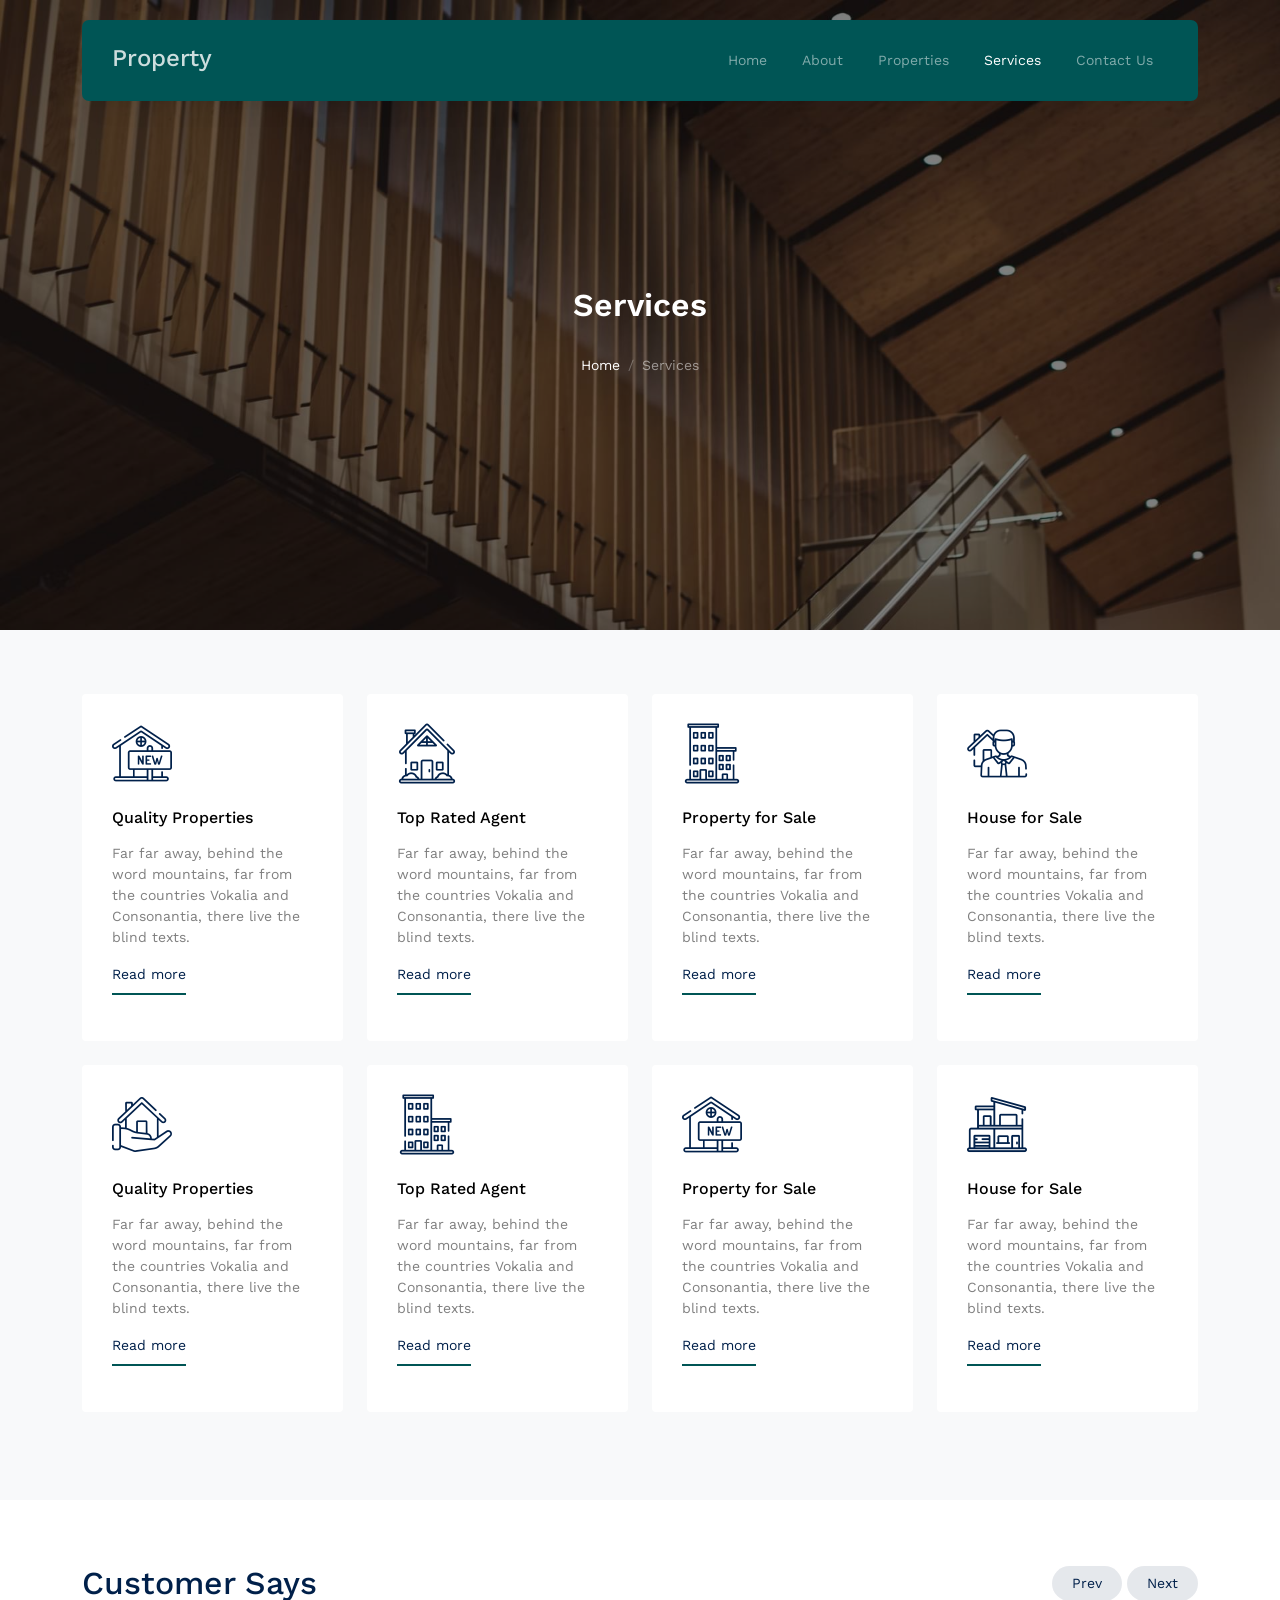
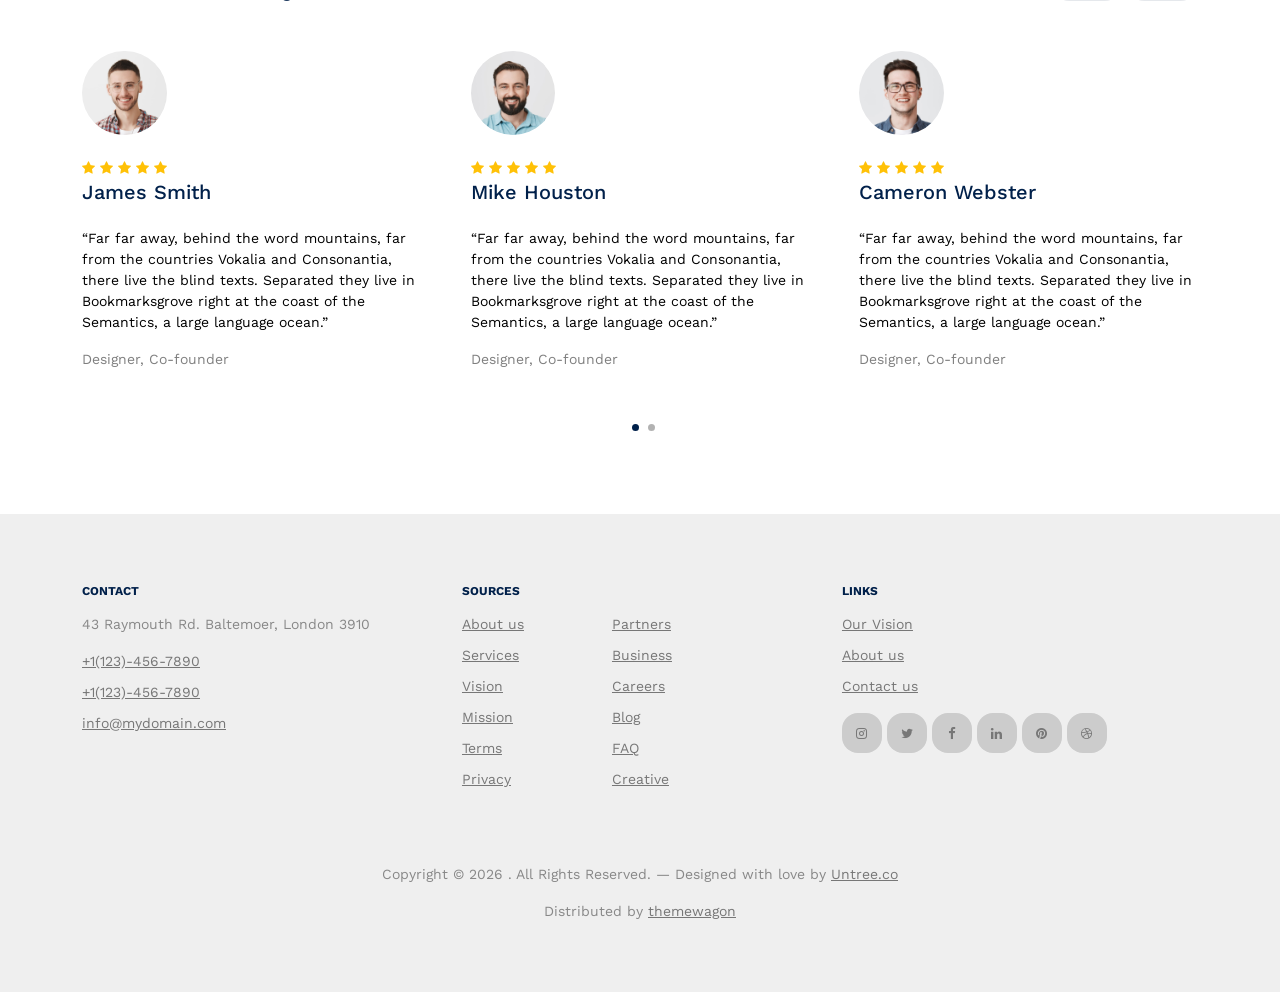
<file: services.html>
<!-- /*
* Template Name: Property
* Template Author: Untree.co
* Template URI: https://untree.co/
* License: https://creativecommons.org/licenses/by/3.0/
*/ -->
<!DOCTYPE html>
<html lang="en">
  <head>
    <meta charset="utf-8" />
    <meta name="viewport" content="width=device-width, initial-scale=1" />
    <meta name="author" content="Untree.co" />
    <link rel="shortcut icon" href="favicon.png" />

    <meta name="description" content="" />
    <meta name="keywords" content="bootstrap, bootstrap5" />

    <link rel="preconnect" href="https://fonts.googleapis.com" />
    <link rel="preconnect" href="https://fonts.gstatic.com" crossorigin />
    <link
      href="https://fonts.googleapis.com/css2?family=Work+Sans:wght@400;500;600;700&display=swap"
      rel="stylesheet"
    />

    <link rel="stylesheet" href="fonts/icomoon/style.css" />
    <link rel="stylesheet" href="fonts/flaticon/font/flaticon.css" />

    <link rel="stylesheet" href="css/tiny-slider.css" />
    <link rel="stylesheet" href="css/aos.css" />
    <link rel="stylesheet" href="css/style.css" />

    <title>
      Property &mdash; Free Bootstrap 5 Website Template by Untree.co
    </title>
  </head>
  <body>
    <div class="site-mobile-menu site-navbar-target">
      <div class="site-mobile-menu-header">
        <div class="site-mobile-menu-close">
          <span class="icofont-close js-menu-toggle"></span>
        </div>
      </div>
      <div class="site-mobile-menu-body"></div>
    </div>

      <nav class="site-nav">
      <div class="container">
        <div class="menu-bg-wrap">
          <div class="site-navigation">
            <a href="index.html" class="logo m-0 float-start">Property</a>

            <ul
              class="js-clone-nav d-none d-lg-inline-block text-start site-menu float-end"
            >
              <li><a href="index.html">Home</a></li>
                            <li><a href="about.html">About</a></li>

              <li>
                <a href="properties.html">Properties</a>
                
              </li>
              <li class="active"><a href="services.html">Services</a></li>
              <li><a href="contact.html">Contact Us</a></li>
            </ul>

            <a
              href="#"
              class="burger light me-auto float-end mt-1 site-menu-toggle js-menu-toggle d-inline-block d-lg-none"
              data-toggle="collapse"
              data-target="#main-navbar"
            >
              <span></span>
            </a>
          </div>
        </div>
      </div>
    </nav>

    <div
      class="hero page-inner overlay"
      style="background-image: url('images/hero_bg_1.jpg')"
    >
      <div class="container">
        <div class="row justify-content-center align-items-center">
          <div class="col-lg-9 text-center mt-5">
            <h1 class="heading" data-aos="fade-up">Services</h1>

            <nav
              aria-label="breadcrumb"
              data-aos="fade-up"
              data-aos-delay="200"
            >
              <ol class="breadcrumb text-center justify-content-center">
                <li class="breadcrumb-item"><a href="index.html">Home</a></li>
                <li
                  class="breadcrumb-item active text-white-50"
                  aria-current="page"
                >
                  Services
                </li>
              </ol>
            </nav>
          </div>
        </div>
      </div>
    </div>

    <div class="section bg-light">
      <div class="container">
        <div class="row">
          <div class="col-6 col-lg-3" data-aos="fade-up" data-aos-delay="300">
            <div class="box-feature mb-4">
              <span class="flaticon-house mb-4 d-block"></span>
              <h3 class="text-black mb-3 font-weight-bold">
                Quality Properties
              </h3>
              <p class="text-black-50">
                Far far away, behind the word mountains, far from the countries
                Vokalia and Consonantia, there live the blind texts.
              </p>
              <p><a href="#" class="learn-more">Read more</a></p>
            </div>
          </div>
          <div class="col-6 col-lg-3" data-aos="fade-up" data-aos-delay="400">
            <div class="box-feature mb-4">
              <span class="flaticon-house-2 mb-4 d-block-3"></span>
              <h3 class="text-black mb-3 font-weight-bold">Top Rated Agent</h3>
              <p class="text-black-50">
                Far far away, behind the word mountains, far from the countries
                Vokalia and Consonantia, there live the blind texts.
              </p>
              <p><a href="#" class="learn-more">Read more</a></p>
            </div>
          </div>
          <div class="col-6 col-lg-3" data-aos="fade-up" data-aos-delay="500">
            <div class="box-feature mb-4">
              <span class="flaticon-building mb-4 d-block"></span>
              <h3 class="text-black mb-3 font-weight-bold">
                Property for Sale
              </h3>
              <p class="text-black-50">
                Far far away, behind the word mountains, far from the countries
                Vokalia and Consonantia, there live the blind texts.
              </p>
              <p><a href="#" class="learn-more">Read more</a></p>
            </div>
          </div>
          <div class="col-6 col-lg-3" data-aos="fade-up" data-aos-delay="600">
            <div class="box-feature mb-4">
              <span class="flaticon-house-3 mb-4 d-block-1"></span>
              <h3 class="text-black mb-3 font-weight-bold">House for Sale</h3>
              <p class="text-black-50">
                Far far away, behind the word mountains, far from the countries
                Vokalia and Consonantia, there live the blind texts.
              </p>
              <p><a href="#" class="learn-more">Read more</a></p>
            </div>
          </div>

          <div class="col-6 col-lg-3" data-aos="fade-up" data-aos-delay="300">
            <div class="box-feature mb-4">
              <span class="flaticon-house-4 mb-4 d-block"></span>
              <h3 class="text-black mb-3 font-weight-bold">
                Quality Properties
              </h3>
              <p class="text-black-50">
                Far far away, behind the word mountains, far from the countries
                Vokalia and Consonantia, there live the blind texts.
              </p>
              <p><a href="#" class="learn-more">Read more</a></p>
            </div>
          </div>
          <div class="col-6 col-lg-3" data-aos="fade-up" data-aos-delay="400">
            <div class="box-feature mb-4">
              <span class="flaticon-building mb-4 d-block-3"></span>
              <h3 class="text-black mb-3 font-weight-bold">Top Rated Agent</h3>
              <p class="text-black-50">
                Far far away, behind the word mountains, far from the countries
                Vokalia and Consonantia, there live the blind texts.
              </p>
              <p><a href="#" class="learn-more">Read more</a></p>
            </div>
          </div>
          <div class="col-6 col-lg-3" data-aos="fade-up" data-aos-delay="500">
            <div class="box-feature mb-4">
              <span class="flaticon-house mb-4 d-block"></span>
              <h3 class="text-black mb-3 font-weight-bold">
                Property for Sale
              </h3>
              <p class="text-black-50">
                Far far away, behind the word mountains, far from the countries
                Vokalia and Consonantia, there live the blind texts.
              </p>
              <p><a href="#" class="learn-more">Read more</a></p>
            </div>
          </div>
          <div class="col-6 col-lg-3" data-aos="fade-up" data-aos-delay="600">
            <div class="box-feature mb-4">
              <span class="flaticon-house-1 mb-4 d-block-1"></span>
              <h3 class="text-black mb-3 font-weight-bold">House for Sale</h3>
              <p class="text-black-50">
                Far far away, behind the word mountains, far from the countries
                Vokalia and Consonantia, there live the blind texts.
              </p>
              <p><a href="#" class="learn-more">Read more</a></p>
            </div>
          </div>
        </div>
      </div>
    </div>

    <div class="section sec-testimonials">
      <div class="container">
        <div class="row mb-5 align-items-center">
          <div class="col-md-6">
            <h2 class="font-weight-bold heading text-primary mb-4 mb-md-0">
              Customer Says
            </h2>
          </div>
          <div class="col-md-6 text-md-end">
            <div id="testimonial-nav">
              <span class="prev" data-controls="prev">Prev</span>

              <span class="next" data-controls="next">Next</span>
            </div>
          </div>
        </div>

        <div class="row">
          <div class="col-lg-4"></div>
        </div>
        <div class="testimonial-slider-wrap">
          <div class="testimonial-slider">
            <div class="item">
              <div class="testimonial">
                <img
                  src="images/person_1-min.jpg"
                  alt="Image"
                  class="img-fluid rounded-circle w-25 mb-4"
                />
                <div class="rate">
                  <span class="icon-star text-warning"></span>
                  <span class="icon-star text-warning"></span>
                  <span class="icon-star text-warning"></span>
                  <span class="icon-star text-warning"></span>
                  <span class="icon-star text-warning"></span>
                </div>
                <h3 class="h5 text-primary mb-4">James Smith</h3>
                <blockquote>
                  <p>
                    &ldquo;Far far away, behind the word mountains, far from the
                    countries Vokalia and Consonantia, there live the blind
                    texts. Separated they live in Bookmarksgrove right at the
                    coast of the Semantics, a large language ocean.&rdquo;
                  </p>
                </blockquote>
                <p class="text-black-50">Designer, Co-founder</p>
              </div>
            </div>

            <div class="item">
              <div class="testimonial">
                <img
                  src="images/person_2-min.jpg"
                  alt="Image"
                  class="img-fluid rounded-circle w-25 mb-4"
                />
                <div class="rate">
                  <span class="icon-star text-warning"></span>
                  <span class="icon-star text-warning"></span>
                  <span class="icon-star text-warning"></span>
                  <span class="icon-star text-warning"></span>
                  <span class="icon-star text-warning"></span>
                </div>
                <h3 class="h5 text-primary mb-4">Mike Houston</h3>
                <blockquote>
                  <p>
                    &ldquo;Far far away, behind the word mountains, far from the
                    countries Vokalia and Consonantia, there live the blind
                    texts. Separated they live in Bookmarksgrove right at the
                    coast of the Semantics, a large language ocean.&rdquo;
                  </p>
                </blockquote>
                <p class="text-black-50">Designer, Co-founder</p>
              </div>
            </div>

            <div class="item">
              <div class="testimonial">
                <img
                  src="images/person_3-min.jpg"
                  alt="Image"
                  class="img-fluid rounded-circle w-25 mb-4"
                />
                <div class="rate">
                  <span class="icon-star text-warning"></span>
                  <span class="icon-star text-warning"></span>
                  <span class="icon-star text-warning"></span>
                  <span class="icon-star text-warning"></span>
                  <span class="icon-star text-warning"></span>
                </div>
                <h3 class="h5 text-primary mb-4">Cameron Webster</h3>
                <blockquote>
                  <p>
                    &ldquo;Far far away, behind the word mountains, far from the
                    countries Vokalia and Consonantia, there live the blind
                    texts. Separated they live in Bookmarksgrove right at the
                    coast of the Semantics, a large language ocean.&rdquo;
                  </p>
                </blockquote>
                <p class="text-black-50">Designer, Co-founder</p>
              </div>
            </div>

            <div class="item">
              <div class="testimonial">
                <img
                  src="images/person_4-min.jpg"
                  alt="Image"
                  class="img-fluid rounded-circle w-25 mb-4"
                />
                <div class="rate">
                  <span class="icon-star text-warning"></span>
                  <span class="icon-star text-warning"></span>
                  <span class="icon-star text-warning"></span>
                  <span class="icon-star text-warning"></span>
                  <span class="icon-star text-warning"></span>
                </div>
                <h3 class="h5 text-primary mb-4">Dave Smith</h3>
                <blockquote>
                  <p>
                    &ldquo;Far far away, behind the word mountains, far from the
                    countries Vokalia and Consonantia, there live the blind
                    texts. Separated they live in Bookmarksgrove right at the
                    coast of the Semantics, a large language ocean.&rdquo;
                  </p>
                </blockquote>
                <p class="text-black-50">Designer, Co-founder</p>
              </div>
            </div>
          </div>
        </div>
      </div>
    </div>

    <div class="site-footer">
      <div class="container">
        <div class="row">
          <div class="col-lg-4">
            <div class="widget">
              <h3>Contact</h3>
              <address>43 Raymouth Rd. Baltemoer, London 3910</address>
              <ul class="list-unstyled links">
                <li><a href="tel://11234567890">+1(123)-456-7890</a></li>
                <li><a href="tel://11234567890">+1(123)-456-7890</a></li>
                <li>
                  <a href="mailto:info@mydomain.com">info@mydomain.com</a>
                </li>
              </ul>
            </div>
            <!-- /.widget -->
          </div>
          <!-- /.col-lg-4 -->
          <div class="col-lg-4">
            <div class="widget">
              <h3>Sources</h3>
              <ul class="list-unstyled float-start links">
                <li><a href="#">About us</a></li>
                <li><a href="#">Services</a></li>
                <li><a href="#">Vision</a></li>
                <li><a href="#">Mission</a></li>
                <li><a href="#">Terms</a></li>
                <li><a href="#">Privacy</a></li>
              </ul>
              <ul class="list-unstyled float-start links">
                <li><a href="#">Partners</a></li>
                <li><a href="#">Business</a></li>
                <li><a href="#">Careers</a></li>
                <li><a href="#">Blog</a></li>
                <li><a href="#">FAQ</a></li>
                <li><a href="#">Creative</a></li>
              </ul>
            </div>
            <!-- /.widget -->
          </div>
          <!-- /.col-lg-4 -->
          <div class="col-lg-4">
            <div class="widget">
              <h3>Links</h3>
              <ul class="list-unstyled links">
                <li><a href="#">Our Vision</a></li>
                <li><a href="#">About us</a></li>
                <li><a href="#">Contact us</a></li>
              </ul>

              <ul class="list-unstyled social">
                <li>
                  <a href="#"><span class="icon-instagram"></span></a>
                </li>
                <li>
                  <a href="#"><span class="icon-twitter"></span></a>
                </li>
                <li>
                  <a href="#"><span class="icon-facebook"></span></a>
                </li>
                <li>
                  <a href="#"><span class="icon-linkedin"></span></a>
                </li>
                <li>
                  <a href="#"><span class="icon-pinterest"></span></a>
                </li>
                <li>
                  <a href="#"><span class="icon-dribbble"></span></a>
                </li>
              </ul>
            </div>
            <!-- /.widget -->
          </div>
          <!-- /.col-lg-4 -->
        </div>
        <!-- /.row -->

        <div class="row mt-5">
          <div class="col-12 text-center">
            <!-- 
              **==========
              NOTE: 
              Please don't remove this copyright link unless you buy the license here https://untree.co/license/  
              **==========
            -->

            <p>
              Copyright &copy;
              <script>
                document.write(new Date().getFullYear());
              </script>
              . All Rights Reserved. &mdash; Designed with love by
              <a href="https://untree.co">Untree.co</a>
              <!-- License information: https://untree.co/license/ -->
            </p>
            <div>
              Distributed by
              <a href="https://themewagon.com/" target="_blank">themewagon</a>
            </div>
          </div>
        </div>
      </div>
      <!-- /.container -->
    </div>
    <!-- /.site-footer -->

    <!-- Preloader -->
    <div id="overlayer"></div>
    <div class="loader">
      <div class="spinner-border" role="status">
        <span class="visually-hidden">Loading...</span>
      </div>
    </div>

    <script src="js/bootstrap.bundle.min.js"></script>
    <script src="js/tiny-slider.js"></script>
    <script src="js/aos.js"></script>
    <script src="js/navbar.js"></script>
    <script src="js/counter.js"></script>
    <script src="js/custom.js"></script>
  </body>
</html>
</file>
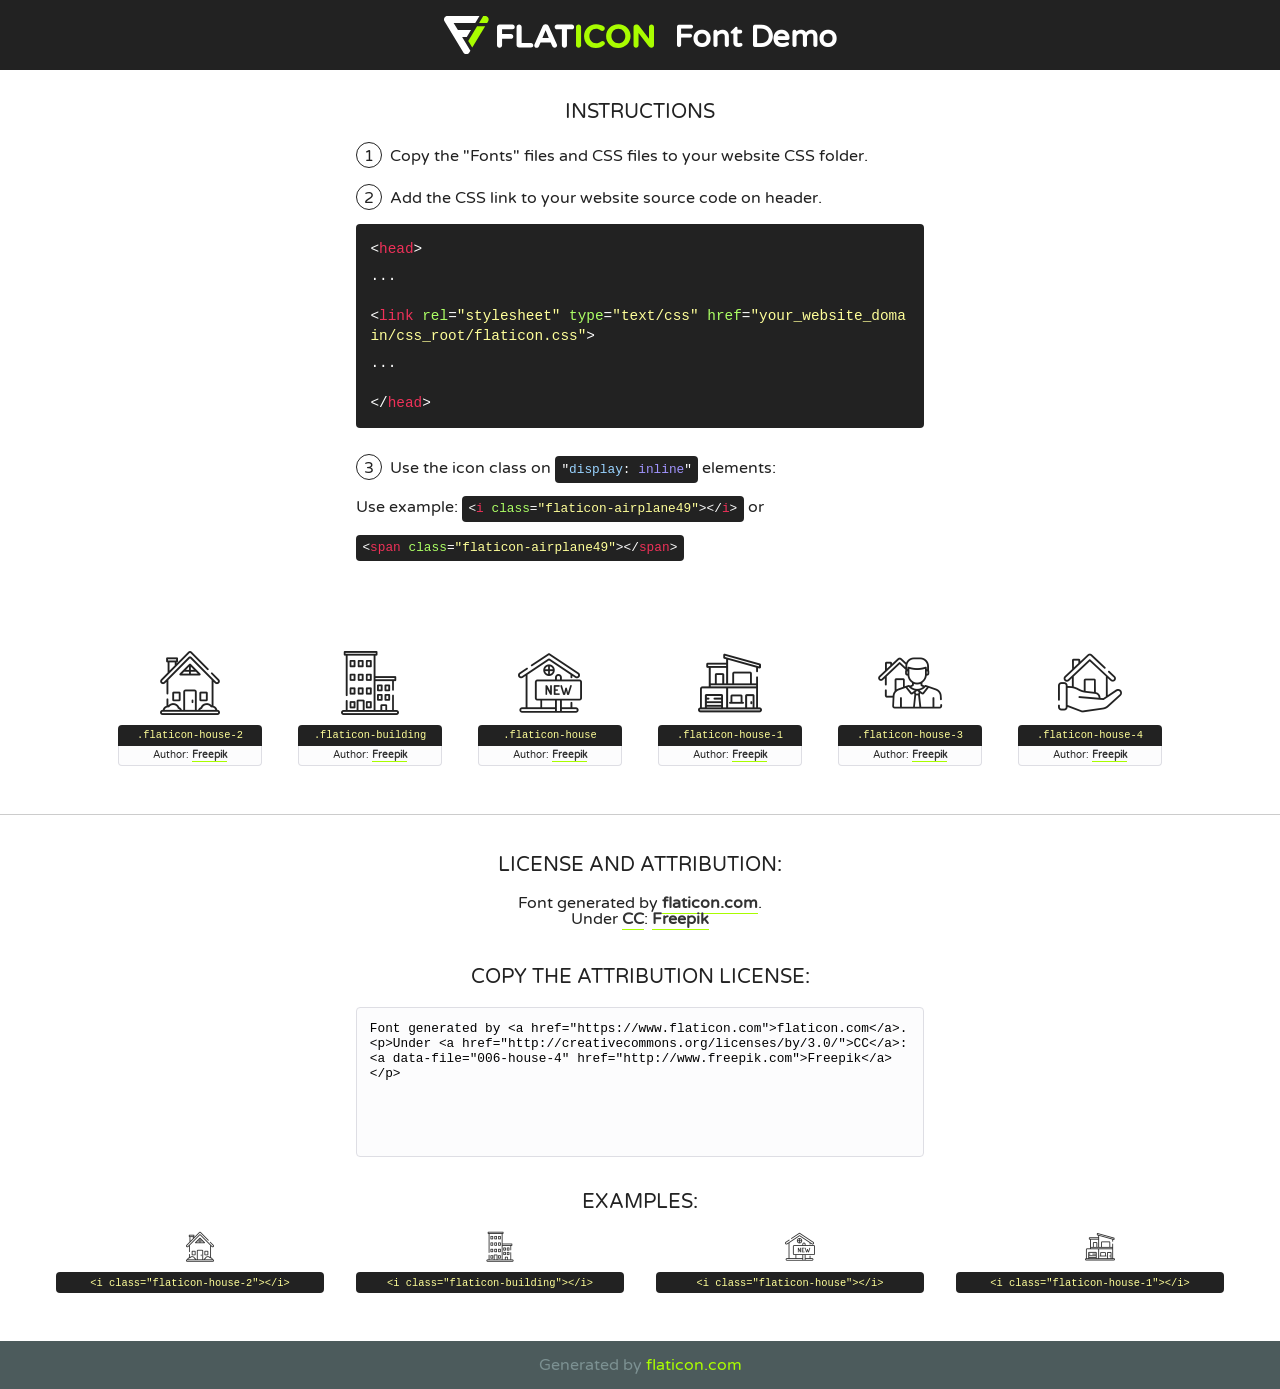
<file: fonts/flaticon/font/flaticon.html>
<!DOCTYPE html>
<!--
  Flaticon icon font: Flaticon
  Creation date: 29/11/2020 06:42
-->
<html>
<!DOCTYPE html>
<html>

<head>
    <title>Flaticon WebFont</title>
    <link href="http://fonts.googleapis.com/css?family=Varela+Round" rel="stylesheet" type="text/css" />
    <link rel="stylesheet" type="text/css" href="flaticon.css">
    <meta charset="UTF-8">
    <style>
    html, body, div, span, applet, object, iframe,
    h1, h2, h3, h4, h5, h6, p, blockquote, pre,
    a, abbr, acronym, address, big, cite, code,
    del, dfn, em, img, ins, kbd, q, s, samp,
    small, strike, strong, sub, sup, tt, var,
    b, u, i, center,
    dl, dt, dd, ol, ul, li,
    fieldset, form, label, legend,
    table, caption, tbody, tfoot, thead, tr, th, td,
    article, aside, canvas, details, embed, 
    figure, figcaption, footer, header, hgroup, 
    menu, nav, output, ruby, section, summary,
    time, mark, audio, video {
        margin: 0;
        padding: 0;
        border: 0;
        font-size: 100%;
        font: inherit;
        vertical-align: baseline;
    }
    /* HTML5 display-role reset for older browsers */
    article, aside, details, figcaption, figure, 
    footer, header, hgroup, menu, nav, section {
        display: block;
    }
    body {
        line-height: 1;
    }
    ol, ul {
        list-style: none;
    }
    blockquote, q {
        quotes: none;
    }
    blockquote:before, blockquote:after,
    q:before, q:after {
        content: '';
        content: none;
    }
    table {
        border-collapse: collapse;
        border-spacing: 0;
    }
    body {
        font-family: 'Varela Round', Helvetica, Arial, sans-serif;
        font-size: 16px;
        color: #222;
    }
    a {
        color: #333;
        border-bottom: 1px solid #a9fd00;
        font-weight: bold;
        text-decoration: none;
    }
    * {
        -moz-box-sizing: border-box;
        -webkit-box-sizing: border-box;
        box-sizing: border-box;
        margin: 0;
        padding: 0;
    }
    [class^="flaticon-"]:before, [class*=" flaticon-"]:before, [class^="flaticon-"]:after, [class*=" flaticon-"]:after {
        font-family: Flaticon;
        font-size: 30px;
        font-style: normal;
        margin-left: 20px;
        color: #333;
    }
    .wrapper {
        max-width: 600px;
        margin: auto;
        padding: 0 1em;
    }
    .title {
        font-size: 1.25em;
        text-align: center;
        margin-bottom: 1em;
        text-transform: uppercase;
    }
    header {
        text-align: center;
        background-color: #222;
        color: #fff;
        padding: 1em;
    }
    header .logo {
        width: 210px;
        height: 38px;
        display: inline-block;
        vertical-align: middle;
        margin-right: 1em;
        border: none;
    }
    header strong {
        font-size: 1.95em;
        font-weight: bold;
        vertical-align: middle;
        margin-top: 5px;
        display: inline-block;
    }
    .demo {
        margin: 2em auto;
        line-height: 1.25em;
    }
    .demo ul li {
        margin-bottom: 1em;
    }
    .demo ul li .num {
        color: #222;
        border-radius: 20px;
        display: inline-block;
        width: 26px;
        padding: 3px;
        height: 26px;
        text-align: center;
        margin-right: 0.5em;
        border: 1px solid #222;
    }
    .demo ul li code {
        background-color: #222;
        border-radius: 4px;
        padding: 0.25em 0.5em;
        display: inline-block;
        color: #fff;
        font-family: Consolas,Monaco,Lucida Console,Liberation Mono,DejaVu Sans Mono,Bitstream Vera Sans Mono,Courier New, monospace;
        font-weight: lighter;
        margin-top: 1em;
        font-size: 0.8em;
        word-break: break-all;
    }
    .demo ul li code.big {
        padding: 1em;
        font-size: 0.9em;
    }
    .demo ul li code .red {
        color: #EF3159;
    }
    .demo ul li code .green {
        color: #ACFF65;
    }
    .demo ul li code .yellow {
        color: #FFFF99;
    }
    .demo ul li code .blue {
        color: #99D3FF;
    }
    .demo ul li code .purple {
        color: #A295FF;
    }
    .demo ul li code .dots {
        margin-top: 0.5em;
        display: block;
    }
    #glyphs {
        border-bottom: 1px solid #ccc;
        padding: 2em 0;
        text-align: center;
    }
    .glyph {
        display: inline-block;
        width: 9em;
        margin: 1em;
        text-align: center;
        vertical-align: top;
        background: #FFF;
    }
    .glyph .glyph-icon {
        padding: 10px;
        display: block;
        font-family:"Flaticon";
        font-size: 64px;
        line-height: 1;
    }
    .glyph .glyph-icon:before {
        font-size: 64px;
        color: #222;
        margin-left: 0;
    }
    .class-name {
        font-size: 0.65em;
        background-color: #222;
        color: #fff;
        border-radius: 4px 4px 0 0;
        padding: 0.5em;
        color: #FFFF99;
        font-family: Consolas,Monaco,Lucida Console,Liberation Mono,DejaVu Sans Mono,Bitstream Vera Sans Mono,Courier New, monospace;
    }
    .author-name {
        font-size: 0.6em;
        background-color: #fcfcfd;
        border: 1px solid #DEDEE4;
        border-top: 0;
        border-radius: 0 0 4px 4px;
        padding: 0.5em;
    }
    .class-name:last-child {
        font-size: 10px;
        color:#888;
    }
    .class-name:last-child a {
        font-size: 10px;
        color:#555;
    }
    .class-name:last-child a:hover {
        color:#a9fd00;
    }
    .glyph > input {
        display: block;
        width: 100px;
        margin: 5px auto;
        text-align: center;
        font-size: 12px;
        cursor: text;
    }
    .glyph > input.icon-input {
        font-family:"Flaticon";
        font-size: 16px;
        margin-bottom: 10px;
    }
    .attribution .title {
        margin-top: 2em;
    }
    .attribution textarea {
        background-color: #fcfcfd;
        padding: 1em;
        border: none;
        box-shadow: none;
        border: 1px solid #DEDEE4;
        border-radius: 4px;
        resize: none;
        width: 100%;
        height: 150px;
        font-size: 0.8em;
        font-family: Consolas,Monaco,Lucida Console,Liberation Mono,DejaVu Sans Mono,Bitstream Vera Sans Mono,Courier New, monospace;
        -webkit-appearance: none;
    }
    .iconsuse {
        margin: 2em auto;
        text-align: center;
        max-width: 1200px;
    }
    .iconsuse:after {
        content: '';
        display: table;
        clear: both;
    }
    .iconsuse .image {
        float: left;
        width: 25%;
        padding: 0 1em;
    }
    .iconsuse .image p {
        margin-bottom: 1em;
    }
    .iconsuse .image span {
        display: block;
        font-size: 0.65em;
        background-color: #222;
        color: #fff;
        border-radius: 4px;
        padding: 0.5em;
        color: #FFFF99;
        margin-top: 1em;
        font-family: Consolas,Monaco,Lucida Console,Liberation Mono,DejaVu Sans Mono,Bitstream Vera Sans Mono,Courier New, monospace;
    }
    #footer {
        text-align: center;
        background-color: #4C5B5C;
        color: #7c9192;
        padding: 1em;
    }
    #footer a {
        border: none;
        color: #a9fd00;
        font-weight: normal;
    }
    @media (max-width: 960px) {
        .iconsuse .image {
            width: 50%;
        }
    }
    @media (max-width: 560px) {
        .iconsuse .image {
            width: 100%;
        }
    }
    </style>
</head>

<body class="characters-off">

    <header>
        <a href="https://www.flaticon.com" target="_blank" class="logo">
            <svg version="1.1" xmlns="http://www.w3.org/2000/svg" xmlns:xlink="http://www.w3.org/1999/xlink" xmlns:a="http://ns.adobe.com/AdobeSVGViewerExtensions/3.0/" viewBox="0 0 560.875 102.036" enable-background="new 0 0 560.875 102.036" xml:space="preserve">
                <defs>
                </defs>
                <g>
                    <g class="letters">
                        <path fill="#ffffff" d="M141.596,29.675c0-3.777,2.985-6.767,6.764-6.767h34.438c3.426,0,6.15,2.728,6.15,6.15
                        c0,3.43-2.724,6.149-6.15,6.149h-27.674v13.091h23.719c3.429,0,6.151,2.724,6.151,6.15c0,3.43-2.723,6.149-6.151,6.149h-23.719
                        v17.574c0,3.773-2.986,6.761-6.764,6.761c-3.779,0-6.764-2.989-6.764-6.761V29.675z"></path>
                        <path fill="#ffffff" d="M193.844,29.149c0-3.781,2.985-6.767,6.764-6.767c3.776,0,6.763,2.985,6.763,6.767v42.957h25.039
                        c3.426,0,6.149,2.726,6.149,6.153c0,3.425-2.723,6.15-6.149,6.15h-31.802c-3.779,0-6.764-2.986-6.764-6.768V29.149z"></path>
                        <path fill="#ffffff" d="M241.891,75.71l21.438-48.407c1.492-3.341,4.215-5.357,7.906-5.357h0.792
                        c3.686,0,6.323,2.017,7.815,5.357l21.439,48.407c0.436,0.967,0.701,1.845,0.701,2.723c0,3.602-2.809,6.501-6.414,6.501
                        c-3.161,0-5.269-1.845-6.499-4.655l-4.132-9.661h-27.059l-4.301,10.102c-1.144,2.631-3.426,4.214-6.237,4.214
                        c-3.517,0-6.24-2.81-6.24-6.325C241.1,77.64,241.451,76.677,241.891,75.71z M279.932,58.666l-8.521-20.297l-8.526,20.297H279.932
                        z"></path>
                        <path fill="#ffffff" d="M314.864,35.387H301.86c-3.429,0-6.239-2.813-6.239-6.238c0-3.429,2.811-6.24,6.239-6.24h39.533
                        c3.426,0,6.237,2.811,6.237,6.24c0,3.425-2.811,6.238-6.237,6.238h-13.001v42.785c0,3.773-2.99,6.761-6.764,6.761
                        c-3.779,0-6.764-2.989-6.764-6.761V35.387z"></path>
                        <path fill="#A9FD00" d="M352.615,29.149c0-3.781,2.985-6.767,6.767-6.767c3.774,0,6.761,2.985,6.761,6.767v49.024
                        c0,3.773-2.987,6.761-6.761,6.761c-3.781,0-6.767-2.989-6.767-6.761V29.149z"></path>
                        <path fill="#A9FD00" d="M374.132,53.836v-0.179c0-17.481,13.178-31.801,32.065-31.801c9.22,0,15.459,2.458,20.557,6.238
                        c1.402,1.054,2.637,2.985,2.637,5.357c0,3.692-2.985,6.59-6.681,6.59c-1.845,0-3.071-0.702-4.044-1.319
                        c-3.776-2.813-7.729-4.393-12.562-4.393c-10.364,0-17.831,8.611-17.831,19.154v0.173c0,10.542,7.291,19.329,17.831,19.329
                        c5.715,0,9.492-1.756,13.359-4.834c1.049-0.874,2.458-1.491,4.039-1.491c3.429,0,6.325,2.813,6.325,6.236
                        c0,2.106-1.056,3.78-2.282,4.834c-5.539,4.834-12.036,7.733-21.878,7.733C387.572,85.464,374.132,71.493,374.132,53.836z"></path>
                        <path fill="#A9FD00" d="M433.009,53.836v-0.179c0-17.481,13.79-31.801,32.766-31.801c18.981,0,32.592,14.143,32.592,31.628v0.173
                        c0,17.483-13.785,31.807-32.769,31.807C446.625,85.464,433.009,71.32,433.009,53.836z M484.224,53.836v-0.179
                        c0-10.539-7.725-19.326-18.626-19.326c-10.893,0-18.449,8.611-18.449,19.154v0.173c0,10.542,7.73,19.329,18.626,19.329
                        C476.676,72.986,484.224,64.378,484.224,53.836z"></path>
                        <path fill="#A9FD00" d="M506.233,29.321c0-3.774,2.99-6.763,6.767-6.763h1.401c3.252,0,5.183,1.583,7.029,3.953l26.093,34.265
                        V29.059c0-3.692,2.99-6.677,6.681-6.677c3.683,0,6.671,2.985,6.671,6.677v48.934c0,3.78-2.987,6.765-6.764,6.765h-0.436
                        c-3.257,0-5.188-1.581-7.034-3.953l-27.056-35.492v32.944c0,3.687-2.985,6.676-6.678,6.676c-3.683,0-6.673-2.989-6.673-6.676
                        V29.321z"></path>
                    </g>
                    <g class="insignia">
                        <path fill="#ffffff" d="M48.372,56.137h12.517l11.156-18.537H37.186L25.688,18.539h57.825L94.668,0H9.271
                        C5.925,0,2.842,1.801,1.198,4.716c-1.644,2.907-1.593,6.482,0.134,9.343l50.38,83.501c1.678,2.781,4.689,4.476,7.938,4.476
                        c3.246,0,6.257-1.695,7.935-4.476l2.898-4.804L48.372,56.137z"></path>
                        <g class="i">
                            <path fill="#A9FD00" d="M93.575,18.539h0.031v0.004l21.652,0.004l2.705-4.488c1.727-2.861,1.778-6.436,0.133-9.343
                            C116.454,1.801,113.371,0,110.026,0h-5.294L93.575,18.539z"></path>
                            <polygon fill="#A9FD00" points="88.291,27.356 64.725,66.486 75.519,84.404 109.942,27.356"></polygon>
                        </g>
                    </g>
                </g>
            </svg>
        </a>
        <strong>Font Demo</strong>
    </header>


    <section class="demo wrapper">

        <p class="title">Instructions</p>

        <ul>
            <li>
                <span class="num">1</span>Copy the "Fonts" files and CSS files to your website CSS folder.
            </li>
            <li>
                <span class="num">2</span>Add the CSS link to your website source code on header.
                <code class="big">
                    &lt;<span class="red">head</span>&gt;
                    <br/><span class="dots">...</span>
                    <br/>&lt;<span class="red">link</span> <span class="green">rel</span>=<span class="yellow">"stylesheet"</span> <span class="green">type</span>=<span class="yellow">"text/css"</span> <span class="green">href</span>=<span class="yellow">"your_website_domain/css_root/flaticon.css"</span>&gt;
                    <br/><span class="dots">...</span>
                    <br/>&lt;/<span class="red">head</span>&gt;
                </code>
            </li>

            <li>
                <p>
                    <span class="num">3</span>Use the icon class on <code>"<span class="blue">display</span>:<span class="purple"> inline</span>"</code> elements:
                    <br />
                    Use example: <code>&lt;<span class="red">i</span> <span class="green">class</span>=<span class="yellow">&quot;flaticon-airplane49&quot;</span>&gt;&lt;/<span class="red">i</span>&gt;</code> or <code>&lt;<span class="red">span</span> <span class="green">class</span>=<span class="yellow">&quot;flaticon-airplane49&quot;</span>&gt;&lt;/<span class="red">span</span>&gt;</code>
            </li>
        </ul>

    </section>




   <section id="glyphs">          
    
      
        <div class="glyph"><div class="glyph-icon flaticon-house-2"></div>
            <div class="class-name">.flaticon-house-2</div>
            <div class="author-name">Author: <a data-file="001-house-2" href="http://www.freepik.com">Freepik</a> </div> 
        </div>        
        
        <div class="glyph"><div class="glyph-icon flaticon-building"></div>
            <div class="class-name">.flaticon-building</div>
            <div class="author-name">Author: <a data-file="002-building" href="http://www.freepik.com">Freepik</a> </div> 
        </div>        
        
        <div class="glyph"><div class="glyph-icon flaticon-house"></div>
            <div class="class-name">.flaticon-house</div>
            <div class="author-name">Author: <a data-file="003-house" href="http://www.freepik.com">Freepik</a> </div> 
        </div>        
        
        <div class="glyph"><div class="glyph-icon flaticon-house-1"></div>
            <div class="class-name">.flaticon-house-1</div>
            <div class="author-name">Author: <a data-file="004-house-1" href="http://www.freepik.com">Freepik</a> </div> 
        </div>        
        
        <div class="glyph"><div class="glyph-icon flaticon-house-3"></div>
            <div class="class-name">.flaticon-house-3</div>
            <div class="author-name">Author: <a data-file="005-house-3" href="http://www.freepik.com">Freepik</a> </div> 
        </div>        
        
        <div class="glyph"><div class="glyph-icon flaticon-house-4"></div>
            <div class="class-name">.flaticon-house-4</div>
            <div class="author-name">Author: <a data-file="006-house-4" href="http://www.freepik.com">Freepik</a> </div> 
        </div>        
        

    </section>



    <section class="attribution wrapper"   style="text-align:center;">

      <div class="title">License and attribution:</div><div class="attrDiv">Font generated by <a href="https://www.flaticon.com">flaticon.com</a>. <div><p>Under <a href="http://creativecommons.org/licenses/by/3.0/">CC</a>: <a data-file="006-house-4" href="http://www.freepik.com">Freepik</a></p>  </div>
      </div>
      <div class="title">Copy the Attribution License:</div>

    <textarea onclick="this.focus();this.select();">Font generated by &lt;a href=&quot;https://www.flaticon.com&quot;&gt;flaticon.com&lt;/a&gt;. <p>Under <a href="http://creativecommons.org/licenses/by/3.0/">CC</a>: <a data-file="006-house-4" href="http://www.freepik.com">Freepik</a></p>  
     </textarea>

    </section>

    <section class="iconsuse">

          <div class="title">Examples:</div>            
             
            <div class="image">
                <p>
                    <i class="glyph-icon flaticon-house-2"></i> 
                    <span>&lt;i class=&quot;flaticon-house-2&quot;&gt;&lt;/i&gt;</span>
                </p>
            </div>
            
            <div class="image">
                <p>
                    <i class="glyph-icon flaticon-building"></i> 
                    <span>&lt;i class=&quot;flaticon-building&quot;&gt;&lt;/i&gt;</span>
                </p>
            </div>
            
            <div class="image">
                <p>
                    <i class="glyph-icon flaticon-house"></i> 
                    <span>&lt;i class=&quot;flaticon-house&quot;&gt;&lt;/i&gt;</span>
                </p>
            </div>
            
            <div class="image">
                <p>
                    <i class="glyph-icon flaticon-house-1"></i> 
                    <span>&lt;i class=&quot;flaticon-house-1&quot;&gt;&lt;/i&gt;</span>
                </p>
            </div>
                       
        </div>
                            
    </section>

<div id="footer">
    <div>Generated by <a href="https://www.flaticon.com">flaticon.com</a>
    </div>
</div>



</body>
</html>
</file>
<file: fonts/icomoon/style.css>
@font-face {
  font-family: 'icomoon';
  src:  url('fonts/icomoon.eot?10si43');
  src:  url('fonts/icomoon.eot?10si43#iefix') format('embedded-opentype'),
    url('fonts/icomoon.ttf?10si43') format('truetype'),
    url('fonts/icomoon.woff?10si43') format('woff'),
    url('fonts/icomoon.svg?10si43#icomoon') format('svg');
  font-weight: normal;
  font-style: normal;
}

[class^="icon-"], [class*=" icon-"] {
  /* use !important to prevent issues with browser extensions that change fonts */
  font-family: 'icomoon' !important;
  speak: none;
  font-style: normal;
  font-weight: normal;
  font-variant: normal;
  text-transform: none;
  line-height: 1;

  /* Better Font Rendering =========== */
  -webkit-font-smoothing: antialiased;
  -moz-osx-font-smoothing: grayscale;
}

.icon-asterisk:before {
  content: "\f069";
}
.icon-plus:before {
  content: "\f067";
}
.icon-question:before {
  content: "\f128";
}
.icon-minus:before {
  content: "\f068";
}
.icon-glass:before {
  content: "\f000";
}
.icon-music:before {
  content: "\f001";
}
.icon-search:before {
  content: "\f002";
}
.icon-envelope-o:before {
  content: "\f003";
}
.icon-heart:before {
  content: "\f004";
}
.icon-star:before {
  content: "\f005";
}
.icon-star-o:before {
  content: "\f006";
}
.icon-user:before {
  content: "\f007";
}
.icon-film:before {
  content: "\f008";
}
.icon-th-large:before {
  content: "\f009";
}
.icon-th:before {
  content: "\f00a";
}
.icon-th-list:before {
  content: "\f00b";
}
.icon-check:before {
  content: "\f00c";
}
.icon-close:before {
  content: "\f00d";
}
.icon-remove:before {
  content: "\f00d";
}
.icon-times:before {
  content: "\f00d";
}
.icon-search-plus:before {
  content: "\f00e";
}
.icon-search-minus:before {
  content: "\f010";
}
.icon-power-off:before {
  content: "\f011";
}
.icon-signal:before {
  content: "\f012";
}
.icon-cog:before {
  content: "\f013";
}
.icon-gear:before {
  content: "\f013";
}
.icon-trash-o:before {
  content: "\f014";
}
.icon-home:before {
  content: "\f015";
}
.icon-file-o:before {
  content: "\f016";
}
.icon-clock-o:before {
  content: "\f017";
}
.icon-road:before {
  content: "\f018";
}
.icon-download:before {
  content: "\f019";
}
.icon-arrow-circle-o-down:before {
  content: "\f01a";
}
.icon-arrow-circle-o-up:before {
  content: "\f01b";
}
.icon-inbox:before {
  content: "\f01c";
}
.icon-play-circle-o:before {
  content: "\f01d";
}
.icon-repeat:before {
  content: "\f01e";
}
.icon-rotate-right:before {
  content: "\f01e";
}
.icon-refresh:before {
  content: "\f021";
}
.icon-list-alt:before {
  content: "\f022";
}
.icon-lock:before {
  content: "\f023";
}
.icon-flag:before {
  content: "\f024";
}
.icon-headphones:before {
  content: "\f025";
}
.icon-volume-off:before {
  content: "\f026";
}
.icon-volume-down:before {
  content: "\f027";
}
.icon-volume-up:before {
  content: "\f028";
}
.icon-qrcode:before {
  content: "\f029";
}
.icon-barcode:before {
  content: "\f02a";
}
.icon-tag:before {
  content: "\f02b";
}
.icon-tags:before {
  content: "\f02c";
}
.icon-book:before {
  content: "\f02d";
}
.icon-bookmark:before {
  content: "\f02e";
}
.icon-print:before {
  content: "\f02f";
}
.icon-camera:before {
  content: "\f030";
}
.icon-font:before {
  content: "\f031";
}
.icon-bold:before {
  content: "\f032";
}
.icon-italic:before {
  content: "\f033";
}
.icon-text-height:before {
  content: "\f034";
}
.icon-text-width:before {
  content: "\f035";
}
.icon-align-left:before {
  content: "\f036";
}
.icon-align-center:before {
  content: "\f037";
}
.icon-align-right:before {
  content: "\f038";
}
.icon-align-justify:before {
  content: "\f039";
}
.icon-list:before {
  content: "\f03a";
}
.icon-dedent:before {
  content: "\f03b";
}
.icon-outdent:before {
  content: "\f03b";
}
.icon-indent:before {
  content: "\f03c";
}
.icon-video-camera:before {
  content: "\f03d";
}
.icon-image:before {
  content: "\f03e";
}
.icon-photo:before {
  content: "\f03e";
}
.icon-picture-o:before {
  content: "\f03e";
}
.icon-pencil:before {
  content: "\f040";
}
.icon-map-marker:before {
  content: "\f041";
}
.icon-adjust:before {
  content: "\f042";
}
.icon-tint:before {
  content: "\f043";
}
.icon-edit:before {
  content: "\f044";
}
.icon-pencil-square-o:before {
  content: "\f044";
}
.icon-share-square-o:before {
  content: "\f045";
}
.icon-check-square-o:before {
  content: "\f046";
}
.icon-arrows:before {
  content: "\f047";
}
.icon-step-backward:before {
  content: "\f048";
}
.icon-fast-backward:before {
  content: "\f049";
}
.icon-backward:before {
  content: "\f04a";
}
.icon-play:before {
  content: "\f04b";
}
.icon-pause:before {
  content: "\f04c";
}
.icon-stop:before {
  content: "\f04d";
}
.icon-forward:before {
  content: "\f04e";
}
.icon-fast-forward:before {
  content: "\f050";
}
.icon-step-forward:before {
  content: "\f051";
}
.icon-eject:before {
  content: "\f052";
}
.icon-chevron-left:before {
  content: "\f053";
}
.icon-chevron-right:before {
  content: "\f054";
}
.icon-plus-circle:before {
  content: "\f055";
}
.icon-minus-circle:before {
  content: "\f056";
}
.icon-times-circle:before {
  content: "\f057";
}
.icon-check-circle:before {
  content: "\f058";
}
.icon-question-circle:before {
  content: "\f059";
}
.icon-info-circle:before {
  content: "\f05a";
}
.icon-crosshairs:before {
  content: "\f05b";
}
.icon-times-circle-o:before {
  content: "\f05c";
}
.icon-check-circle-o:before {
  content: "\f05d";
}
.icon-ban:before {
  content: "\f05e";
}
.icon-arrow-left:before {
  content: "\f060";
}
.icon-arrow-right:before {
  content: "\f061";
}
.icon-arrow-up:before {
  content: "\f062";
}
.icon-arrow-down:before {
  content: "\f063";
}
.icon-mail-forward:before {
  content: "\f064";
}
.icon-share:before {
  content: "\f064";
}
.icon-expand:before {
  content: "\f065";
}
.icon-compress:before {
  content: "\f066";
}
.icon-exclamation-circle:before {
  content: "\f06a";
}
.icon-gift:before {
  content: "\f06b";
}
.icon-leaf:before {
  content: "\f06c";
}
.icon-fire:before {
  content: "\f06d";
}
.icon-eye:before {
  content: "\f06e";
}
.icon-eye-slash:before {
  content: "\f070";
}
.icon-exclamation-triangle:before {
  content: "\f071";
}
.icon-warning:before {
  content: "\f071";
}
.icon-plane:before {
  content: "\f072";
}
.icon-calendar:before {
  content: "\f073";
}
.icon-random:before {
  content: "\f074";
}
.icon-comment:before {
  content: "\f075";
}
.icon-magnet:before {
  content: "\f076";
}
.icon-chevron-up:before {
  content: "\f077";
}
.icon-chevron-down:before {
  content: "\f078";
}
.icon-retweet:before {
  content: "\f079";
}
.icon-shopping-cart:before {
  content: "\f07a";
}
.icon-folder:before {
  content: "\f07b";
}
.icon-folder-open:before {
  content: "\f07c";
}
.icon-arrows-v:before {
  content: "\f07d";
}
.icon-arrows-h:before {
  content: "\f07e";
}
.icon-bar-chart:before {
  content: "\f080";
}
.icon-bar-chart-o:before {
  content: "\f080";
}
.icon-twitter-square:before {
  content: "\f081";
}
.icon-facebook-square:before {
  content: "\f082";
}
.icon-camera-retro:before {
  content: "\f083";
}
.icon-key:before {
  content: "\f084";
}
.icon-cogs:before {
  content: "\f085";
}
.icon-gears:before {
  content: "\f085";
}
.icon-comments:before {
  content: "\f086";
}
.icon-thumbs-o-up:before {
  content: "\f087";
}
.icon-thumbs-o-down:before {
  content: "\f088";
}
.icon-star-half:before {
  content: "\f089";
}
.icon-heart-o:before {
  content: "\f08a";
}
.icon-sign-out:before {
  content: "\f08b";
}
.icon-linkedin-square:before {
  content: "\f08c";
}
.icon-thumb-tack:before {
  content: "\f08d";
}
.icon-external-link:before {
  content: "\f08e";
}
.icon-sign-in:before {
  content: "\f090";
}
.icon-trophy:before {
  content: "\f091";
}
.icon-github-square:before {
  content: "\f092";
}
.icon-upload:before {
  content: "\f093";
}
.icon-lemon-o:before {
  content: "\f094";
}
.icon-phone:before {
  content: "\f095";
}
.icon-square-o:before {
  content: "\f096";
}
.icon-bookmark-o:before {
  content: "\f097";
}
.icon-phone-square:before {
  content: "\f098";
}
.icon-twitter:before {
  content: "\f099";
}
.icon-facebook:before {
  content: "\f09a";
}
.icon-facebook-f:before {
  content: "\f09a";
}
.icon-github:before {
  content: "\f09b";
}
.icon-unlock:before {
  content: "\f09c";
}
.icon-credit-card:before {
  content: "\f09d";
}
.icon-feed:before {
  content: "\f09e";
}
.icon-rss:before {
  content: "\f09e";
}
.icon-hdd-o:before {
  content: "\f0a0";
}
.icon-bullhorn:before {
  content: "\f0a1";
}
.icon-bell-o:before {
  content: "\f0a2";
}
.icon-certificate:before {
  content: "\f0a3";
}
.icon-hand-o-right:before {
  content: "\f0a4";
}
.icon-hand-o-left:before {
  content: "\f0a5";
}
.icon-hand-o-up:before {
  content: "\f0a6";
}
.icon-hand-o-down:before {
  content: "\f0a7";
}
.icon-arrow-circle-left:before {
  content: "\f0a8";
}
.icon-arrow-circle-right:before {
  content: "\f0a9";
}
.icon-arrow-circle-up:before {
  content: "\f0aa";
}
.icon-arrow-circle-down:before {
  content: "\f0ab";
}
.icon-globe:before {
  content: "\f0ac";
}
.icon-wrench:before {
  content: "\f0ad";
}
.icon-tasks:before {
  content: "\f0ae";
}
.icon-filter:before {
  content: "\f0b0";
}
.icon-briefcase:before {
  content: "\f0b1";
}
.icon-arrows-alt:before {
  content: "\f0b2";
}
.icon-group:before {
  content: "\f0c0";
}
.icon-users:before {
  content: "\f0c0";
}
.icon-chain:before {
  content: "\f0c1";
}
.icon-link:before {
  content: "\f0c1";
}
.icon-cloud:before {
  content: "\f0c2";
}
.icon-flask:before {
  content: "\f0c3";
}
.icon-cut:before {
  content: "\f0c4";
}
.icon-scissors:before {
  content: "\f0c4";
}
.icon-copy:before {
  content: "\f0c5";
}
.icon-files-o:before {
  content: "\f0c5";
}
.icon-paperclip:before {
  content: "\f0c6";
}
.icon-floppy-o:before {
  content: "\f0c7";
}
.icon-save:before {
  content: "\f0c7";
}
.icon-square:before {
  content: "\f0c8";
}
.icon-bars:before {
  content: "\f0c9";
}
.icon-navicon:before {
  content: "\f0c9";
}
.icon-reorder:before {
  content: "\f0c9";
}
.icon-list-ul:before {
  content: "\f0ca";
}
.icon-list-ol:before {
  content: "\f0cb";
}
.icon-strikethrough:before {
  content: "\f0cc";
}
.icon-underline:before {
  content: "\f0cd";
}
.icon-table:before {
  content: "\f0ce";
}
.icon-magic:before {
  content: "\f0d0";
}
.icon-truck:before {
  content: "\f0d1";
}
.icon-pinterest:before {
  content: "\f0d2";
}
.icon-pinterest-square:before {
  content: "\f0d3";
}
.icon-google-plus-square:before {
  content: "\f0d4";
}
.icon-google-plus:before {
  content: "\f0d5";
}
.icon-money:before {
  content: "\f0d6";
}
.icon-caret-down:before {
  content: "\f0d7";
}
.icon-caret-up:before {
  content: "\f0d8";
}
.icon-caret-left:before {
  content: "\f0d9";
}
.icon-caret-right:before {
  content: "\f0da";
}
.icon-columns:before {
  content: "\f0db";
}
.icon-sort:before {
  content: "\f0dc";
}
.icon-unsorted:before {
  content: "\f0dc";
}
.icon-sort-desc:before {
  content: "\f0dd";
}
.icon-sort-down:before {
  content: "\f0dd";
}
.icon-sort-asc:before {
  content: "\f0de";
}
.icon-sort-up:before {
  content: "\f0de";
}
.icon-envelope:before {
  content: "\f0e0";
}
.icon-linkedin:before {
  content: "\f0e1";
}
.icon-rotate-left:before {
  content: "\f0e2";
}
.icon-undo:before {
  content: "\f0e2";
}
.icon-gavel:before {
  content: "\f0e3";
}
.icon-legal:before {
  content: "\f0e3";
}
.icon-dashboard:before {
  content: "\f0e4";
}
.icon-tachometer:before {
  content: "\f0e4";
}
.icon-comment-o:before {
  content: "\f0e5";
}
.icon-comments-o:before {
  content: "\f0e6";
}
.icon-bolt:before {
  content: "\f0e7";
}
.icon-flash:before {
  content: "\f0e7";
}
.icon-sitemap:before {
  content: "\f0e8";
}
.icon-umbrella:before {
  content: "\f0e9";
}
.icon-clipboard:before {
  content: "\f0ea";
}
.icon-paste:before {
  content: "\f0ea";
}
.icon-lightbulb-o:before {
  content: "\f0eb";
}
.icon-exchange:before {
  content: "\f0ec";
}
.icon-cloud-download:before {
  content: "\f0ed";
}
.icon-cloud-upload:before {
  content: "\f0ee";
}
.icon-user-md:before {
  content: "\f0f0";
}
.icon-stethoscope:before {
  content: "\f0f1";
}
.icon-suitcase:before {
  content: "\f0f2";
}
.icon-bell:before {
  content: "\f0f3";
}
.icon-coffee:before {
  content: "\f0f4";
}
.icon-cutlery:before {
  content: "\f0f5";
}
.icon-file-text-o:before {
  content: "\f0f6";
}
.icon-building-o:before {
  content: "\f0f7";
}
.icon-hospital-o:before {
  content: "\f0f8";
}
.icon-ambulance:before {
  content: "\f0f9";
}
.icon-medkit:before {
  content: "\f0fa";
}
.icon-fighter-jet:before {
  content: "\f0fb";
}
.icon-beer:before {
  content: "\f0fc";
}
.icon-h-square:before {
  content: "\f0fd";
}
.icon-plus-square:before {
  content: "\f0fe";
}
.icon-angle-double-left:before {
  content: "\f100";
}
.icon-angle-double-right:before {
  content: "\f101";
}
.icon-angle-double-up:before {
  content: "\f102";
}
.icon-angle-double-down:before {
  content: "\f103";
}
.icon-angle-left:before {
  content: "\f104";
}
.icon-angle-right:before {
  content: "\f105";
}
.icon-angle-up:before {
  content: "\f106";
}
.icon-angle-down:before {
  content: "\f107";
}
.icon-desktop:before {
  content: "\f108";
}
.icon-laptop:before {
  content: "\f109";
}
.icon-tablet:before {
  content: "\f10a";
}
.icon-mobile:before {
  content: "\f10b";
}
.icon-mobile-phone:before {
  content: "\f10b";
}
.icon-circle-o:before {
  content: "\f10c";
}
.icon-quote-left:before {
  content: "\f10d";
}
.icon-quote-right:before {
  content: "\f10e";
}
.icon-spinner:before {
  content: "\f110";
}
.icon-circle:before {
  content: "\f111";
}
.icon-mail-reply:before {
  content: "\f112";
}
.icon-reply:before {
  content: "\f112";
}
.icon-github-alt:before {
  content: "\f113";
}
.icon-folder-o:before {
  content: "\f114";
}
.icon-folder-open-o:before {
  content: "\f115";
}
.icon-smile-o:before {
  content: "\f118";
}
.icon-frown-o:before {
  content: "\f119";
}
.icon-meh-o:before {
  content: "\f11a";
}
.icon-gamepad:before {
  content: "\f11b";
}
.icon-keyboard-o:before {
  content: "\f11c";
}
.icon-flag-o:before {
  content: "\f11d";
}
.icon-flag-checkered:before {
  content: "\f11e";
}
.icon-terminal:before {
  content: "\f120";
}
.icon-code:before {
  content: "\f121";
}
.icon-mail-reply-all:before {
  content: "\f122";
}
.icon-reply-all:before {
  content: "\f122";
}
.icon-star-half-empty:before {
  content: "\f123";
}
.icon-star-half-full:before {
  content: "\f123";
}
.icon-star-half-o:before {
  content: "\f123";
}
.icon-location-arrow:before {
  content: "\f124";
}
.icon-crop:before {
  content: "\f125";
}
.icon-code-fork:before {
  content: "\f126";
}
.icon-chain-broken:before {
  content: "\f127";
}
.icon-unlink:before {
  content: "\f127";
}
.icon-info:before {
  content: "\f129";
}
.icon-exclamation:before {
  content: "\f12a";
}
.icon-superscript:before {
  content: "\f12b";
}
.icon-subscript:before {
  content: "\f12c";
}
.icon-eraser:before {
  content: "\f12d";
}
.icon-puzzle-piece:before {
  content: "\f12e";
}
.icon-microphone:before {
  content: "\f130";
}
.icon-microphone-slash:before {
  content: "\f131";
}
.icon-shield:before {
  content: "\f132";
}
.icon-calendar-o:before {
  content: "\f133";
}
.icon-fire-extinguisher:before {
  content: "\f134";
}
.icon-rocket:before {
  content: "\f135";
}
.icon-maxcdn:before {
  content: "\f136";
}
.icon-chevron-circle-left:before {
  content: "\f137";
}
.icon-chevron-circle-right:before {
  content: "\f138";
}
.icon-chevron-circle-up:before {
  content: "\f139";
}
.icon-chevron-circle-down:before {
  content: "\f13a";
}
.icon-html5:before {
  content: "\f13b";
}
.icon-css3:before {
  content: "\f13c";
}
.icon-anchor:before {
  content: "\f13d";
}
.icon-unlock-alt:before {
  content: "\f13e";
}
.icon-bullseye:before {
  content: "\f140";
}
.icon-ellipsis-h:before {
  content: "\f141";
}
.icon-ellipsis-v:before {
  content: "\f142";
}
.icon-rss-square:before {
  content: "\f143";
}
.icon-play-circle:before {
  content: "\f144";
}
.icon-ticket:before {
  content: "\f145";
}
.icon-minus-square:before {
  content: "\f146";
}
.icon-minus-square-o:before {
  content: "\f147";
}
.icon-level-up:before {
  content: "\f148";
}
.icon-level-down:before {
  content: "\f149";
}
.icon-check-square:before {
  content: "\f14a";
}
.icon-pencil-square:before {
  content: "\f14b";
}
.icon-external-link-square:before {
  content: "\f14c";
}
.icon-share-square:before {
  content: "\f14d";
}
.icon-compass:before {
  content: "\f14e";
}
.icon-caret-square-o-down:before {
  content: "\f150";
}
.icon-toggle-down:before {
  content: "\f150";
}
.icon-caret-square-o-up:before {
  content: "\f151";
}
.icon-toggle-up:before {
  content: "\f151";
}
.icon-caret-square-o-right:before {
  content: "\f152";
}
.icon-toggle-right:before {
  content: "\f152";
}
.icon-eur:before {
  content: "\f153";
}
.icon-euro:before {
  content: "\f153";
}
.icon-gbp:before {
  content: "\f154";
}
.icon-dollar:before {
  content: "\f155";
}
.icon-usd:before {
  content: "\f155";
}
.icon-inr:before {
  content: "\f156";
}
.icon-rupee:before {
  content: "\f156";
}
.icon-cny:before {
  content: "\f157";
}
.icon-jpy:before {
  content: "\f157";
}
.icon-rmb:before {
  content: "\f157";
}
.icon-yen:before {
  content: "\f157";
}
.icon-rouble:before {
  content: "\f158";
}
.icon-rub:before {
  content: "\f158";
}
.icon-ruble:before {
  content: "\f158";
}
.icon-krw:before {
  content: "\f159";
}
.icon-won:before {
  content: "\f159";
}
.icon-bitcoin:before {
  content: "\f15a";
}
.icon-btc:before {
  content: "\f15a";
}
.icon-file:before {
  content: "\f15b";
}
.icon-file-text:before {
  content: "\f15c";
}
.icon-sort-alpha-asc:before {
  content: "\f15d";
}
.icon-sort-alpha-desc:before {
  content: "\f15e";
}
.icon-sort-amount-asc:before {
  content: "\f160";
}
.icon-sort-amount-desc:before {
  content: "\f161";
}
.icon-sort-numeric-asc:before {
  content: "\f162";
}
.icon-sort-numeric-desc:before {
  content: "\f163";
}
.icon-thumbs-up:before {
  content: "\f164";
}
.icon-thumbs-down:before {
  content: "\f165";
}
.icon-youtube-square:before {
  content: "\f166";
}
.icon-youtube:before {
  content: "\f167";
}
.icon-xing:before {
  content: "\f168";
}
.icon-xing-square:before {
  content: "\f169";
}
.icon-youtube-play:before {
  content: "\f16a";
}
.icon-dropbox:before {
  content: "\f16b";
}
.icon-stack-overflow:before {
  content: "\f16c";
}
.icon-instagram:before {
  content: "\f16d";
}
.icon-flickr:before {
  content: "\f16e";
}
.icon-adn:before {
  content: "\f170";
}
.icon-bitbucket:before {
  content: "\f171";
}
.icon-bitbucket-square:before {
  content: "\f172";
}
.icon-tumblr:before {
  content: "\f173";
}
.icon-tumblr-square:before {
  content: "\f174";
}
.icon-long-arrow-down:before {
  content: "\f175";
}
.icon-long-arrow-up:before {
  content: "\f176";
}
.icon-long-arrow-left:before {
  content: "\f177";
}
.icon-long-arrow-right:before {
  content: "\f178";
}
.icon-apple:before {
  content: "\f179";
}
.icon-windows:before {
  content: "\f17a";
}
.icon-android:before {
  content: "\f17b";
}
.icon-linux:before {
  content: "\f17c";
}
.icon-dribbble:before {
  content: "\f17d";
}
.icon-skype:before {
  content: "\f17e";
}
.icon-foursquare:before {
  content: "\f180";
}
.icon-trello:before {
  content: "\f181";
}
.icon-female:before {
  content: "\f182";
}
.icon-male:before {
  content: "\f183";
}
.icon-gittip:before {
  content: "\f184";
}
.icon-gratipay:before {
  content: "\f184";
}
.icon-sun-o:before {
  content: "\f185";
}
.icon-moon-o:before {
  content: "\f186";
}
.icon-archive:before {
  content: "\f187";
}
.icon-bug:before {
  content: "\f188";
}
.icon-vk:before {
  content: "\f189";
}
.icon-weibo:before {
  content: "\f18a";
}
.icon-renren:before {
  content: "\f18b";
}
.icon-pagelines:before {
  content: "\f18c";
}
.icon-stack-exchange:before {
  content: "\f18d";
}
.icon-arrow-circle-o-right:before {
  content: "\f18e";
}
.icon-arrow-circle-o-left:before {
  content: "\f190";
}
.icon-caret-square-o-left:before {
  content: "\f191";
}
.icon-toggle-left:before {
  content: "\f191";
}
.icon-dot-circle-o:before {
  content: "\f192";
}
.icon-wheelchair:before {
  content: "\f193";
}
.icon-vimeo-square:before {
  content: "\f194";
}
.icon-try:before {
  content: "\f195";
}
.icon-turkish-lira:before {
  content: "\f195";
}
.icon-plus-square-o:before {
  content: "\f196";
}
.icon-space-shuttle:before {
  content: "\f197";
}
.icon-slack:before {
  content: "\f198";
}
.icon-envelope-square:before {
  content: "\f199";
}
.icon-wordpress:before {
  content: "\f19a";
}
.icon-openid:before {
  content: "\f19b";
}
.icon-bank:before {
  content: "\f19c";
}
.icon-institution:before {
  content: "\f19c";
}
.icon-university:before {
  content: "\f19c";
}
.icon-graduation-cap:before {
  content: "\f19d";
}
.icon-mortar-board:before {
  content: "\f19d";
}
.icon-yahoo:before {
  content: "\f19e";
}
.icon-google:before {
  content: "\f1a0";
}
.icon-reddit:before {
  content: "\f1a1";
}
.icon-reddit-square:before {
  content: "\f1a2";
}
.icon-stumbleupon-circle:before {
  content: "\f1a3";
}
.icon-stumbleupon:before {
  content: "\f1a4";
}
.icon-delicious:before {
  content: "\f1a5";
}
.icon-digg:before {
  content: "\f1a6";
}
.icon-pied-piper-pp:before {
  content: "\f1a7";
}
.icon-pied-piper-alt:before {
  content: "\f1a8";
}
.icon-drupal:before {
  content: "\f1a9";
}
.icon-joomla:before {
  content: "\f1aa";
}
.icon-language:before {
  content: "\f1ab";
}
.icon-fax:before {
  content: "\f1ac";
}
.icon-building:before {
  content: "\f1ad";
}
.icon-child:before {
  content: "\f1ae";
}
.icon-paw:before {
  content: "\f1b0";
}
.icon-spoon:before {
  content: "\f1b1";
}
.icon-cube:before {
  content: "\f1b2";
}
.icon-cubes:before {
  content: "\f1b3";
}
.icon-behance:before {
  content: "\f1b4";
}
.icon-behance-square:before {
  content: "\f1b5";
}
.icon-steam:before {
  content: "\f1b6";
}
.icon-steam-square:before {
  content: "\f1b7";
}
.icon-recycle:before {
  content: "\f1b8";
}
.icon-automobile:before {
  content: "\f1b9";
}
.icon-car:before {
  content: "\f1b9";
}
.icon-cab:before {
  content: "\f1ba";
}
.icon-taxi:before {
  content: "\f1ba";
}
.icon-tree:before {
  content: "\f1bb";
}
.icon-spotify:before {
  content: "\f1bc";
}
.icon-deviantart:before {
  content: "\f1bd";
}
.icon-soundcloud:before {
  content: "\f1be";
}
.icon-database:before {
  content: "\f1c0";
}
.icon-file-pdf-o:before {
  content: "\f1c1";
}
.icon-file-word-o:before {
  content: "\f1c2";
}
.icon-file-excel-o:before {
  content: "\f1c3";
}
.icon-file-powerpoint-o:before {
  content: "\f1c4";
}
.icon-file-image-o:before {
  content: "\f1c5";
}
.icon-file-photo-o:before {
  content: "\f1c5";
}
.icon-file-picture-o:before {
  content: "\f1c5";
}
.icon-file-archive-o:before {
  content: "\f1c6";
}
.icon-file-zip-o:before {
  content: "\f1c6";
}
.icon-file-audio-o:before {
  content: "\f1c7";
}
.icon-file-sound-o:before {
  content: "\f1c7";
}
.icon-file-movie-o:before {
  content: "\f1c8";
}
.icon-file-video-o:before {
  content: "\f1c8";
}
.icon-file-code-o:before {
  content: "\f1c9";
}
.icon-vine:before {
  content: "\f1ca";
}
.icon-codepen:before {
  content: "\f1cb";
}
.icon-jsfiddle:before {
  content: "\f1cc";
}
.icon-life-bouy:before {
  content: "\f1cd";
}
.icon-life-buoy:before {
  content: "\f1cd";
}
.icon-life-ring:before {
  content: "\f1cd";
}
.icon-life-saver:before {
  content: "\f1cd";
}
.icon-support:before {
  content: "\f1cd";
}
.icon-circle-o-notch:before {
  content: "\f1ce";
}
.icon-ra:before {
  content: "\f1d0";
}
.icon-rebel:before {
  content: "\f1d0";
}
.icon-resistance:before {
  content: "\f1d0";
}
.icon-empire:before {
  content: "\f1d1";
}
.icon-ge:before {
  content: "\f1d1";
}
.icon-git-square:before {
  content: "\f1d2";
}
.icon-git:before {
  content: "\f1d3";
}
.icon-hacker-news:before {
  content: "\f1d4";
}
.icon-y-combinator-square:before {
  content: "\f1d4";
}
.icon-yc-square:before {
  content: "\f1d4";
}
.icon-tencent-weibo:before {
  content: "\f1d5";
}
.icon-qq:before {
  content: "\f1d6";
}
.icon-wechat:before {
  content: "\f1d7";
}
.icon-weixin:before {
  content: "\f1d7";
}
.icon-paper-plane:before {
  content: "\f1d8";
}
.icon-send:before {
  content: "\f1d8";
}
.icon-paper-plane-o:before {
  content: "\f1d9";
}
.icon-send-o:before {
  content: "\f1d9";
}
.icon-history:before {
  content: "\f1da";
}
.icon-circle-thin:before {
  content: "\f1db";
}
.icon-header:before {
  content: "\f1dc";
}
.icon-paragraph:before {
  content: "\f1dd";
}
.icon-sliders:before {
  content: "\f1de";
}
.icon-share-alt:before {
  content: "\f1e0";
}
.icon-share-alt-square:before {
  content: "\f1e1";
}
.icon-bomb:before {
  content: "\f1e2";
}
.icon-futbol-o:before {
  content: "\f1e3";
}
.icon-soccer-ball-o:before {
  content: "\f1e3";
}
.icon-tty:before {
  content: "\f1e4";
}
.icon-binoculars:before {
  content: "\f1e5";
}
.icon-plug:before {
  content: "\f1e6";
}
.icon-slideshare:before {
  content: "\f1e7";
}
.icon-twitch:before {
  content: "\f1e8";
}
.icon-yelp:before {
  content: "\f1e9";
}
.icon-newspaper-o:before {
  content: "\f1ea";
}
.icon-wifi:before {
  content: "\f1eb";
}
.icon-calculator:before {
  content: "\f1ec";
}
.icon-paypal:before {
  content: "\f1ed";
}
.icon-google-wallet:before {
  content: "\f1ee";
}
.icon-cc-visa:before {
  content: "\f1f0";
}
.icon-cc-mastercard:before {
  content: "\f1f1";
}
.icon-cc-discover:before {
  content: "\f1f2";
}
.icon-cc-amex:before {
  content: "\f1f3";
}
.icon-cc-paypal:before {
  content: "\f1f4";
}
.icon-cc-stripe:before {
  content: "\f1f5";
}
.icon-bell-slash:before {
  content: "\f1f6";
}
.icon-bell-slash-o:before {
  content: "\f1f7";
}
.icon-trash:before {
  content: "\f1f8";
}
.icon-copyright:before {
  content: "\f1f9";
}
.icon-at:before {
  content: "\f1fa";
}
.icon-eyedropper:before {
  content: "\f1fb";
}
.icon-paint-brush:before {
  content: "\f1fc";
}
.icon-birthday-cake:before {
  content: "\f1fd";
}
.icon-area-chart:before {
  content: "\f1fe";
}
.icon-pie-chart:before {
  content: "\f200";
}
.icon-line-chart:before {
  content: "\f201";
}
.icon-lastfm:before {
  content: "\f202";
}
.icon-lastfm-square:before {
  content: "\f203";
}
.icon-toggle-off:before {
  content: "\f204";
}
.icon-toggle-on:before {
  content: "\f205";
}
.icon-bicycle:before {
  content: "\f206";
}
.icon-bus:before {
  content: "\f207";
}
.icon-ioxhost:before {
  content: "\f208";
}
.icon-angellist:before {
  content: "\f209";
}
.icon-cc:before {
  content: "\f20a";
}
.icon-ils:before {
  content: "\f20b";
}
.icon-shekel:before {
  content: "\f20b";
}
.icon-sheqel:before {
  content: "\f20b";
}
.icon-meanpath:before {
  content: "\f20c";
}
.icon-buysellads:before {
  content: "\f20d";
}
.icon-connectdevelop:before {
  content: "\f20e";
}
.icon-dashcube:before {
  content: "\f210";
}
.icon-forumbee:before {
  content: "\f211";
}
.icon-leanpub:before {
  content: "\f212";
}
.icon-sellsy:before {
  content: "\f213";
}
.icon-shirtsinbulk:before {
  content: "\f214";
}
.icon-simplybuilt:before {
  content: "\f215";
}
.icon-skyatlas:before {
  content: "\f216";
}
.icon-cart-plus:before {
  content: "\f217";
}
.icon-cart-arrow-down:before {
  content: "\f218";
}
.icon-diamond:before {
  content: "\f219";
}
.icon-ship:before {
  content: "\f21a";
}
.icon-user-secret:before {
  content: "\f21b";
}
.icon-motorcycle:before {
  content: "\f21c";
}
.icon-street-view:before {
  content: "\f21d";
}
.icon-heartbeat:before {
  content: "\f21e";
}
.icon-venus:before {
  content: "\f221";
}
.icon-mars:before {
  content: "\f222";
}
.icon-mercury:before {
  content: "\f223";
}
.icon-intersex:before {
  content: "\f224";
}
.icon-transgender:before {
  content: "\f224";
}
.icon-transgender-alt:before {
  content: "\f225";
}
.icon-venus-double:before {
  content: "\f226";
}
.icon-mars-double:before {
  content: "\f227";
}
.icon-venus-mars:before {
  content: "\f228";
}
.icon-mars-stroke:before {
  content: "\f229";
}
.icon-mars-stroke-v:before {
  content: "\f22a";
}
.icon-mars-stroke-h:before {
  content: "\f22b";
}
.icon-neuter:before {
  content: "\f22c";
}
.icon-genderless:before {
  content: "\f22d";
}
.icon-facebook-official:before {
  content: "\f230";
}
.icon-pinterest-p:before {
  content: "\f231";
}
.icon-whatsapp:before {
  content: "\f232";
}
.icon-server:before {
  content: "\f233";
}
.icon-user-plus:before {
  content: "\f234";
}
.icon-user-times:before {
  content: "\f235";
}
.icon-bed:before {
  content: "\f236";
}
.icon-hotel:before {
  content: "\f236";
}
.icon-viacoin:before {
  content: "\f237";
}
.icon-train:before {
  content: "\f238";
}
.icon-subway:before {
  content: "\f239";
}
.icon-medium:before {
  content: "\f23a";
}
.icon-y-combinator:before {
  content: "\f23b";
}
.icon-yc:before {
  content: "\f23b";
}
.icon-optin-monster:before {
  content: "\f23c";
}
.icon-opencart:before {
  content: "\f23d";
}
.icon-expeditedssl:before {
  content: "\f23e";
}
.icon-battery:before {
  content: "\f240";
}
.icon-battery-4:before {
  content: "\f240";
}
.icon-battery-full:before {
  content: "\f240";
}
.icon-battery-3:before {
  content: "\f241";
}
.icon-battery-three-quarters:before {
  content: "\f241";
}
.icon-battery-2:before {
  content: "\f242";
}
.icon-battery-half:before {
  content: "\f242";
}
.icon-battery-1:before {
  content: "\f243";
}
.icon-battery-quarter:before {
  content: "\f243";
}
.icon-battery-0:before {
  content: "\f244";
}
.icon-battery-empty:before {
  content: "\f244";
}
.icon-mouse-pointer:before {
  content: "\f245";
}
.icon-i-cursor:before {
  content: "\f246";
}
.icon-object-group:before {
  content: "\f247";
}
.icon-object-ungroup:before {
  content: "\f248";
}
.icon-sticky-note:before {
  content: "\f249";
}
.icon-sticky-note-o:before {
  content: "\f24a";
}
.icon-cc-jcb:before {
  content: "\f24b";
}
.icon-cc-diners-club:before {
  content: "\f24c";
}
.icon-clone:before {
  content: "\f24d";
}
.icon-balance-scale:before {
  content: "\f24e";
}
.icon-hourglass-o:before {
  content: "\f250";
}
.icon-hourglass-1:before {
  content: "\f251";
}
.icon-hourglass-start:before {
  content: "\f251";
}
.icon-hourglass-2:before {
  content: "\f252";
}
.icon-hourglass-half:before {
  content: "\f252";
}
.icon-hourglass-3:before {
  content: "\f253";
}
.icon-hourglass-end:before {
  content: "\f253";
}
.icon-hourglass:before {
  content: "\f254";
}
.icon-hand-grab-o:before {
  content: "\f255";
}
.icon-hand-rock-o:before {
  content: "\f255";
}
.icon-hand-paper-o:before {
  content: "\f256";
}
.icon-hand-stop-o:before {
  content: "\f256";
}
.icon-hand-scissors-o:before {
  content: "\f257";
}
.icon-hand-lizard-o:before {
  content: "\f258";
}
.icon-hand-spock-o:before {
  content: "\f259";
}
.icon-hand-pointer-o:before {
  content: "\f25a";
}
.icon-hand-peace-o:before {
  content: "\f25b";
}
.icon-trademark:before {
  content: "\f25c";
}
.icon-registered:before {
  content: "\f25d";
}
.icon-creative-commons:before {
  content: "\f25e";
}
.icon-gg:before {
  content: "\f260";
}
.icon-gg-circle:before {
  content: "\f261";
}
.icon-tripadvisor:before {
  content: "\f262";
}
.icon-odnoklassniki:before {
  content: "\f263";
}
.icon-odnoklassniki-square:before {
  content: "\f264";
}
.icon-get-pocket:before {
  content: "\f265";
}
.icon-wikipedia-w:before {
  content: "\f266";
}
.icon-safari:before {
  content: "\f267";
}
.icon-chrome:before {
  content: "\f268";
}
.icon-firefox:before {
  content: "\f269";
}
.icon-opera:before {
  content: "\f26a";
}
.icon-internet-explorer:before {
  content: "\f26b";
}
.icon-television:before {
  content: "\f26c";
}
.icon-tv:before {
  content: "\f26c";
}
.icon-contao:before {
  content: "\f26d";
}
.icon-500px:before {
  content: "\f26e";
}
.icon-amazon:before {
  content: "\f270";
}
.icon-calendar-plus-o:before {
  content: "\f271";
}
.icon-calendar-minus-o:before {
  content: "\f272";
}
.icon-calendar-times-o:before {
  content: "\f273";
}
.icon-calendar-check-o:before {
  content: "\f274";
}
.icon-industry:before {
  content: "\f275";
}
.icon-map-pin:before {
  content: "\f276";
}
.icon-map-signs:before {
  content: "\f277";
}
.icon-map-o:before {
  content: "\f278";
}
.icon-map:before {
  content: "\f279";
}
.icon-commenting:before {
  content: "\f27a";
}
.icon-commenting-o:before {
  content: "\f27b";
}
.icon-houzz:before {
  content: "\f27c";
}
.icon-vimeo:before {
  content: "\f27d";
}
.icon-black-tie:before {
  content: "\f27e";
}
.icon-fonticons:before {
  content: "\f280";
}
.icon-reddit-alien:before {
  content: "\f281";
}
.icon-edge:before {
  content: "\f282";
}
.icon-credit-card-alt:before {
  content: "\f283";
}
.icon-codiepie:before {
  content: "\f284";
}
.icon-modx:before {
  content: "\f285";
}
.icon-fort-awesome:before {
  content: "\f286";
}
.icon-usb:before {
  content: "\f287";
}
.icon-product-hunt:before {
  content: "\f288";
}
.icon-mixcloud:before {
  content: "\f289";
}
.icon-scribd:before {
  content: "\f28a";
}
.icon-pause-circle:before {
  content: "\f28b";
}
.icon-pause-circle-o:before {
  content: "\f28c";
}
.icon-stop-circle:before {
  content: "\f28d";
}
.icon-stop-circle-o:before {
  content: "\f28e";
}
.icon-shopping-bag:before {
  content: "\f290";
}
.icon-shopping-basket:before {
  content: "\f291";
}
.icon-hashtag:before {
  content: "\f292";
}
.icon-bluetooth:before {
  content: "\f293";
}
.icon-bluetooth-b:before {
  content: "\f294";
}
.icon-percent:before {
  content: "\f295";
}
.icon-gitlab:before {
  content: "\f296";
}
.icon-wpbeginner:before {
  content: "\f297";
}
.icon-wpforms:before {
  content: "\f298";
}
.icon-envira:before {
  content: "\f299";
}
.icon-universal-access:before {
  content: "\f29a";
}
.icon-wheelchair-alt:before {
  content: "\f29b";
}
.icon-question-circle-o:before {
  content: "\f29c";
}
.icon-blind:before {
  content: "\f29d";
}
.icon-audio-description:before {
  content: "\f29e";
}
.icon-volume-control-phone:before {
  content: "\f2a0";
}
.icon-braille:before {
  content: "\f2a1";
}
.icon-assistive-listening-systems:before {
  content: "\f2a2";
}
.icon-american-sign-language-interpreting:before {
  content: "\f2a3";
}
.icon-asl-interpreting:before {
  content: "\f2a3";
}
.icon-deaf:before {
  content: "\f2a4";
}
.icon-deafness:before {
  content: "\f2a4";
}
.icon-hard-of-hearing:before {
  content: "\f2a4";
}
.icon-glide:before {
  content: "\f2a5";
}
.icon-glide-g:before {
  content: "\f2a6";
}
.icon-sign-language:before {
  content: "\f2a7";
}
.icon-signing:before {
  content: "\f2a7";
}
.icon-low-vision:before {
  content: "\f2a8";
}
.icon-viadeo:before {
  content: "\f2a9";
}
.icon-viadeo-square:before {
  content: "\f2aa";
}
.icon-snapchat:before {
  content: "\f2ab";
}
.icon-snapchat-ghost:before {
  content: "\f2ac";
}
.icon-snapchat-square:before {
  content: "\f2ad";
}
.icon-pied-piper:before {
  content: "\f2ae";
}
.icon-first-order:before {
  content: "\f2b0";
}
.icon-yoast:before {
  content: "\f2b1";
}
.icon-themeisle:before {
  content: "\f2b2";
}
.icon-google-plus-circle:before {
  content: "\f2b3";
}
.icon-google-plus-official:before {
  content: "\f2b3";
}
.icon-fa:before {
  content: "\f2b4";
}
.icon-font-awesome:before {
  content: "\f2b4";
}
.icon-handshake-o:before {
  content: "\f2b5";
}
.icon-envelope-open:before {
  content: "\f2b6";
}
.icon-envelope-open-o:before {
  content: "\f2b7";
}
.icon-linode:before {
  content: "\f2b8";
}
.icon-address-book:before {
  content: "\f2b9";
}
.icon-address-book-o:before {
  content: "\f2ba";
}
.icon-address-card:before {
  content: "\f2bb";
}
.icon-vcard:before {
  content: "\f2bb";
}
.icon-address-card-o:before {
  content: "\f2bc";
}
.icon-vcard-o:before {
  content: "\f2bc";
}
.icon-user-circle:before {
  content: "\f2bd";
}
.icon-user-circle-o:before {
  content: "\f2be";
}
.icon-user-o:before {
  content: "\f2c0";
}
.icon-id-badge:before {
  content: "\f2c1";
}
.icon-drivers-license:before {
  content: "\f2c2";
}
.icon-id-card:before {
  content: "\f2c2";
}
.icon-drivers-license-o:before {
  content: "\f2c3";
}
.icon-id-card-o:before {
  content: "\f2c3";
}
.icon-quora:before {
  content: "\f2c4";
}
.icon-free-code-camp:before {
  content: "\f2c5";
}
.icon-telegram:before {
  content: "\f2c6";
}
.icon-thermometer:before {
  content: "\f2c7";
}
.icon-thermometer-4:before {
  content: "\f2c7";
}
.icon-thermometer-full:before {
  content: "\f2c7";
}
.icon-thermometer-3:before {
  content: "\f2c8";
}
.icon-thermometer-three-quarters:before {
  content: "\f2c8";
}
.icon-thermometer-2:before {
  content: "\f2c9";
}
.icon-thermometer-half:before {
  content: "\f2c9";
}
.icon-thermometer-1:before {
  content: "\f2ca";
}
.icon-thermometer-quarter:before {
  content: "\f2ca";
}
.icon-thermometer-0:before {
  content: "\f2cb";
}
.icon-thermometer-empty:before {
  content: "\f2cb";
}
.icon-shower:before {
  content: "\f2cc";
}
.icon-bath:before {
  content: "\f2cd";
}
.icon-bathtub:before {
  content: "\f2cd";
}
.icon-s15:before {
  content: "\f2cd";
}
.icon-podcast:before {
  content: "\f2ce";
}
.icon-window-maximize:before {
  content: "\f2d0";
}
.icon-window-minimize:before {
  content: "\f2d1";
}
.icon-window-restore:before {
  content: "\f2d2";
}
.icon-times-rectangle:before {
  content: "\f2d3";
}
.icon-window-close:before {
  content: "\f2d3";
}
.icon-times-rectangle-o:before {
  content: "\f2d4";
}
.icon-window-close-o:before {
  content: "\f2d4";
}
.icon-bandcamp:before {
  content: "\f2d5";
}
.icon-grav:before {
  content: "\f2d6";
}
.icon-etsy:before {
  content: "\f2d7";
}
.icon-imdb:before {
  content: "\f2d8";
}
.icon-ravelry:before {
  content: "\f2d9";
}
.icon-eercast:before {
  content: "\f2da";
}
.icon-microchip:before {
  content: "\f2db";
}
.icon-snowflake-o:before {
  content: "\f2dc";
}
.icon-superpowers:before {
  content: "\f2dd";
}
.icon-wpexplorer:before {
  content: "\f2de";
}
.icon-meetup:before {
  content: "\f2e0";
}
.icon-3d_rotation:before {
  content: "\e84d";
}
.icon-ac_unit:before {
  content: "\eb3b";
}
.icon-alarm:before {
  content: "\e855";
}
.icon-access_alarms:before {
  content: "\e191";
}
.icon-schedule:before {
  content: "\e8b5";
}
.icon-accessibility:before {
  content: "\e84e";
}
.icon-accessible:before {
  content: "\e914";
}
.icon-account_balance:before {
  content: "\e84f";
}
.icon-account_balance_wallet:before {
  content: "\e850";
}
.icon-account_box:before {
  content: "\e851";
}
.icon-account_circle:before {
  content: "\e853";
}
.icon-adb:before {
  content: "\e60e";
}
.icon-add:before {
  content: "\e145";
}
.icon-add_a_photo:before {
  content: "\e439";
}
.icon-alarm_add:before {
  content: "\e856";
}
.icon-add_alert:before {
  content: "\e003";
}
.icon-add_box:before {
  content: "\e146";
}
.icon-add_circle:before {
  content: "\e147";
}
.icon-control_point:before {
  content: "\e3ba";
}
.icon-add_location:before {
  content: "\e567";
}
.icon-add_shopping_cart:before {
  content: "\e854";
}
.icon-queue:before {
  content: "\e03c";
}
.icon-add_to_queue:before {
  content: "\e05c";
}
.icon-adjust2:before {
  content: "\e39e";
}
.icon-airline_seat_flat:before {
  content: "\e630";
}
.icon-airline_seat_flat_angled:before {
  content: "\e631";
}
.icon-airline_seat_individual_suite:before {
  content: "\e632";
}
.icon-airline_seat_legroom_extra:before {
  content: "\e633";
}
.icon-airline_seat_legroom_normal:before {
  content: "\e634";
}
.icon-airline_seat_legroom_reduced:before {
  content: "\e635";
}
.icon-airline_seat_recline_extra:before {
  content: "\e636";
}
.icon-airline_seat_recline_normal:before {
  content: "\e637";
}
.icon-flight:before {
  content: "\e539";
}
.icon-airplanemode_inactive:before {
  content: "\e194";
}
.icon-airplay:before {
  content: "\e055";
}
.icon-airport_shuttle:before {
  content: "\eb3c";
}
.icon-alarm_off:before {
  content: "\e857";
}
.icon-alarm_on:before {
  content: "\e858";
}
.icon-album:before {
  content: "\e019";
}
.icon-all_inclusive:before {
  content: "\eb3d";
}
.icon-all_out:before {
  content: "\e90b";
}
.icon-android2:before {
  content: "\e859";
}
.icon-announcement:before {
  content: "\e85a";
}
.icon-apps:before {
  content: "\e5c3";
}
.icon-archive2:before {
  content: "\e149";
}
.icon-arrow_back:before {
  content: "\e5c4";
}
.icon-arrow_downward:before {
  content: "\e5db";
}
.icon-arrow_drop_down:before {
  content: "\e5c5";
}
.icon-arrow_drop_down_circle:before {
  content: "\e5c6";
}
.icon-arrow_drop_up:before {
  content: "\e5c7";
}
.icon-arrow_forward:before {
  content: "\e5c8";
}
.icon-arrow_upward:before {
  content: "\e5d8";
}
.icon-art_track:before {
  content: "\e060";
}
.icon-aspect_ratio:before {
  content: "\e85b";
}
.icon-poll:before {
  content: "\e801";
}
.icon-assignment:before {
  content: "\e85d";
}
.icon-assignment_ind:before {
  content: "\e85e";
}
.icon-assignment_late:before {
  content: "\e85f";
}
.icon-assignment_return:before {
  content: "\e860";
}
.icon-assignment_returned:before {
  content: "\e861";
}
.icon-assignment_turned_in:before {
  content: "\e862";
}
.icon-assistant:before {
  content: "\e39f";
}
.icon-flag2:before {
  content: "\e153";
}
.icon-attach_file:before {
  content: "\e226";
}
.icon-attach_money:before {
  content: "\e227";
}
.icon-attachment:before {
  content: "\e2bc";
}
.icon-audiotrack:before {
  content: "\e3a1";
}
.icon-autorenew:before {
  content: "\e863";
}
.icon-av_timer:before {
  content: "\e01b";
}
.icon-backspace:before {
  content: "\e14a";
}
.icon-cloud_upload:before {
  content: "\e2c3";
}
.icon-battery_alert:before {
  content: "\e19c";
}
.icon-battery_charging_full:before {
  content: "\e1a3";
}
.icon-battery_std:before {
  content: "\e1a5";
}
.icon-battery_unknown:before {
  content: "\e1a6";
}
.icon-beach_access:before {
  content: "\eb3e";
}
.icon-beenhere:before {
  content: "\e52d";
}
.icon-block:before {
  content: "\e14b";
}
.icon-bluetooth2:before {
  content: "\e1a7";
}
.icon-bluetooth_searching:before {
  content: "\e1aa";
}
.icon-bluetooth_connected:before {
  content: "\e1a8";
}
.icon-bluetooth_disabled:before {
  content: "\e1a9";
}
.icon-blur_circular:before {
  content: "\e3a2";
}
.icon-blur_linear:before {
  content: "\e3a3";
}
.icon-blur_off:before {
  content: "\e3a4";
}
.icon-blur_on:before {
  content: "\e3a5";
}
.icon-class:before {
  content: "\e86e";
}
.icon-turned_in:before {
  content: "\e8e6";
}
.icon-turned_in_not:before {
  content: "\e8e7";
}
.icon-border_all:before {
  content: "\e228";
}
.icon-border_bottom:before {
  content: "\e229";
}
.icon-border_clear:before {
  content: "\e22a";
}
.icon-border_color:before {
  content: "\e22b";
}
.icon-border_horizontal:before {
  content: "\e22c";
}
.icon-border_inner:before {
  content: "\e22d";
}
.icon-border_left:before {
  content: "\e22e";
}
.icon-border_outer:before {
  content: "\e22f";
}
.icon-border_right:before {
  content: "\e230";
}
.icon-border_style:before {
  content: "\e231";
}
.icon-border_top:before {
  content: "\e232";
}
.icon-border_vertical:before {
  content: "\e233";
}
.icon-branding_watermark:before {
  content: "\e06b";
}
.icon-brightness_1:before {
  content: "\e3a6";
}
.icon-brightness_2:before {
  content: "\e3a7";
}
.icon-brightness_3:before {
  content: "\e3a8";
}
.icon-brightness_4:before {
  content: "\e3a9";
}
.icon-brightness_low:before {
  content: "\e1ad";
}
.icon-brightness_medium:before {
  content: "\e1ae";
}
.icon-brightness_high:before {
  content: "\e1ac";
}
.icon-brightness_auto:before {
  content: "\e1ab";
}
.icon-broken_image:before {
  content: "\e3ad";
}
.icon-brush:before {
  content: "\e3ae";
}
.icon-bubble_chart:before {
  content: "\e6dd";
}
.icon-bug_report:before {
  content: "\e868";
}
.icon-build:before {
  content: "\e869";
}
.icon-burst_mode:before {
  content: "\e43c";
}
.icon-domain:before {
  content: "\e7ee";
}
.icon-business_center:before {
  content: "\eb3f";
}
.icon-cached:before {
  content: "\e86a";
}
.icon-cake:before {
  content: "\e7e9";
}
.icon-phone2:before {
  content: "\e0cd";
}
.icon-call_end:before {
  content: "\e0b1";
}
.icon-call_made:before {
  content: "\e0b2";
}
.icon-merge_type:before {
  content: "\e252";
}
.icon-call_missed:before {
  content: "\e0b4";
}
.icon-call_missed_outgoing:before {
  content: "\e0e4";
}
.icon-call_received:before {
  content: "\e0b5";
}
.icon-call_split:before {
  content: "\e0b6";
}
.icon-call_to_action:before {
  content: "\e06c";
}
.icon-camera2:before {
  content: "\e3af";
}
.icon-photo_camera:before {
  content: "\e412";
}
.icon-camera_enhance:before {
  content: "\e8fc";
}
.icon-camera_front:before {
  content: "\e3b1";
}
.icon-camera_rear:before {
  content: "\e3b2";
}
.icon-camera_roll:before {
  content: "\e3b3";
}
.icon-cancel:before {
  content: "\e5c9";
}
.icon-redeem:before {
  content: "\e8b1";
}
.icon-card_membership:before {
  content: "\e8f7";
}
.icon-card_travel:before {
  content: "\e8f8";
}
.icon-casino:before {
  content: "\eb40";
}
.icon-cast:before {
  content: "\e307";
}
.icon-cast_connected:before {
  content: "\e308";
}
.icon-center_focus_strong:before {
  content: "\e3b4";
}
.icon-center_focus_weak:before {
  content: "\e3b5";
}
.icon-change_history:before {
  content: "\e86b";
}
.icon-chat:before {
  content: "\e0b7";
}
.icon-chat_bubble:before {
  content: "\e0ca";
}
.icon-chat_bubble_outline:before {
  content: "\e0cb";
}
.icon-check2:before {
  content: "\e5ca";
}
.icon-check_box:before {
  content: "\e834";
}
.icon-check_box_outline_blank:before {
  content: "\e835";
}
.icon-check_circle:before {
  content: "\e86c";
}
.icon-navigate_before:before {
  content: "\e408";
}
.icon-navigate_next:before {
  content: "\e409";
}
.icon-child_care:before {
  content: "\eb41";
}
.icon-child_friendly:before {
  content: "\eb42";
}
.icon-chrome_reader_mode:before {
  content: "\e86d";
}
.icon-close2:before {
  content: "\e5cd";
}
.icon-clear_all:before {
  content: "\e0b8";
}
.icon-closed_caption:before {
  content: "\e01c";
}
.icon-wb_cloudy:before {
  content: "\e42d";
}
.icon-cloud_circle:before {
  content: "\e2be";
}
.icon-cloud_done:before {
  content: "\e2bf";
}
.icon-cloud_download:before {
  content: "\e2c0";
}
.icon-cloud_off:before {
  content: "\e2c1";
}
.icon-cloud_queue:before {
  content: "\e2c2";
}
.icon-code2:before {
  content: "\e86f";
}
.icon-photo_library:before {
  content: "\e413";
}
.icon-collections_bookmark:before {
  content: "\e431";
}
.icon-palette:before {
  content: "\e40a";
}
.icon-colorize:before {
  content: "\e3b8";
}
.icon-comment2:before {
  content: "\e0b9";
}
.icon-compare:before {
  content: "\e3b9";
}
.icon-compare_arrows:before {
  content: "\e915";
}
.icon-laptop2:before {
  content: "\e31e";
}
.icon-confirmation_number:before {
  content: "\e638";
}
.icon-contact_mail:before {
  content: "\e0d0";
}
.icon-contact_phone:before {
  content: "\e0cf";
}
.icon-contacts:before {
  content: "\e0ba";
}
.icon-content_copy:before {
  content: "\e14d";
}
.icon-content_cut:before {
  content: "\e14e";
}
.icon-content_paste:before {
  content: "\e14f";
}
.icon-control_point_duplicate:before {
  content: "\e3bb";
}
.icon-copyright2:before {
  content: "\e90c";
}
.icon-mode_edit:before {
  content: "\e254";
}
.icon-create_new_folder:before {
  content: "\e2cc";
}
.icon-payment:before {
  content: "\e8a1";
}
.icon-crop2:before {
  content: "\e3be";
}
.icon-crop_16_9:before {
  content: "\e3bc";
}
.icon-crop_3_2:before {
  content: "\e3bd";
}
.icon-crop_landscape:before {
  content: "\e3c3";
}
.icon-crop_7_5:before {
  content: "\e3c0";
}
.icon-crop_din:before {
  content: "\e3c1";
}
.icon-crop_free:before {
  content: "\e3c2";
}
.icon-crop_original:before {
  content: "\e3c4";
}
.icon-crop_portrait:before {
  content: "\e3c5";
}
.icon-crop_rotate:before {
  content: "\e437";
}
.icon-crop_square:before {
  content: "\e3c6";
}
.icon-dashboard2:before {
  content: "\e871";
}
.icon-data_usage:before {
  content: "\e1af";
}
.icon-date_range:before {
  content: "\e916";
}
.icon-dehaze:before {
  content: "\e3c7";
}
.icon-delete:before {
  content: "\e872";
}
.icon-delete_forever:before {
  content: "\e92b";
}
.icon-delete_sweep:before {
  content: "\e16c";
}
.icon-description:before {
  content: "\e873";
}
.icon-desktop_mac:before {
  content: "\e30b";
}
.icon-desktop_windows:before {
  content: "\e30c";
}
.icon-details:before {
  content: "\e3c8";
}
.icon-developer_board:before {
  content: "\e30d";
}
.icon-developer_mode:before {
  content: "\e1b0";
}
.icon-device_hub:before {
  content: "\e335";
}
.icon-phonelink:before {
  content: "\e326";
}
.icon-devices_other:before {
  content: "\e337";
}
.icon-dialer_sip:before {
  content: "\e0bb";
}
.icon-dialpad:before {
  content: "\e0bc";
}
.icon-directions:before {
  content: "\e52e";
}
.icon-directions_bike:before {
  content: "\e52f";
}
.icon-directions_boat:before {
  content: "\e532";
}
.icon-directions_bus:before {
  content: "\e530";
}
.icon-directions_car:before {
  content: "\e531";
}
.icon-directions_railway:before {
  content: "\e534";
}
.icon-directions_run:before {
  content: "\e566";
}
.icon-directions_transit:before {
  content: "\e535";
}
.icon-directions_walk:before {
  content: "\e536";
}
.icon-disc_full:before {
  content: "\e610";
}
.icon-dns:before {
  content: "\e875";
}
.icon-not_interested:before {
  content: "\e033";
}
.icon-do_not_disturb_alt:before {
  content: "\e611";
}
.icon-do_not_disturb_off:before {
  content: "\e643";
}
.icon-remove_circle:before {
  content: "\e15c";
}
.icon-dock:before {
  content: "\e30e";
}
.icon-done:before {
  content: "\e876";
}
.icon-done_all:before {
  content: "\e877";
}
.icon-donut_large:before {
  content: "\e917";
}
.icon-donut_small:before {
  content: "\e918";
}
.icon-drafts:before {
  content: "\e151";
}
.icon-drag_handle:before {
  content: "\e25d";
}
.icon-time_to_leave:before {
  content: "\e62c";
}
.icon-dvr:before {
  content: "\e1b2";
}
.icon-edit_location:before {
  content: "\e568";
}
.icon-eject2:before {
  content: "\e8fb";
}
.icon-markunread:before {
  content: "\e159";
}
.icon-enhanced_encryption:before {
  content: "\e63f";
}
.icon-equalizer:before {
  content: "\e01d";
}
.icon-error:before {
  content: "\e000";
}
.icon-error_outline:before {
  content: "\e001";
}
.icon-euro_symbol:before {
  content: "\e926";
}
.icon-ev_station:before {
  content: "\e56d";
}
.icon-insert_invitation:before {
  content: "\e24f";
}
.icon-event_available:before {
  content: "\e614";
}
.icon-event_busy:before {
  content: "\e615";
}
.icon-event_note:before {
  content: "\e616";
}
.icon-event_seat:before {
  content: "\e903";
}
.icon-exit_to_app:before {
  content: "\e879";
}
.icon-expand_less:before {
  content: "\e5ce";
}
.icon-expand_more:before {
  content: "\e5cf";
}
.icon-explicit:before {
  content: "\e01e";
}
.icon-explore:before {
  content: "\e87a";
}
.icon-exposure:before {
  content: "\e3ca";
}
.icon-exposure_neg_1:before {
  content: "\e3cb";
}
.icon-exposure_neg_2:before {
  content: "\e3cc";
}
.icon-exposure_plus_1:before {
  content: "\e3cd";
}
.icon-exposure_plus_2:before {
  content: "\e3ce";
}
.icon-exposure_zero:before {
  content: "\e3cf";
}
.icon-extension:before {
  content: "\e87b";
}
.icon-face:before {
  content: "\e87c";
}
.icon-fast_forward:before {
  content: "\e01f";
}
.icon-fast_rewind:before {
  content: "\e020";
}
.icon-favorite:before {
  content: "\e87d";
}
.icon-favorite_border:before {
  content: "\e87e";
}
.icon-featured_play_list:before {
  content: "\e06d";
}
.icon-featured_video:before {
  content: "\e06e";
}
.icon-sms_failed:before {
  content: "\e626";
}
.icon-fiber_dvr:before {
  content: "\e05d";
}
.icon-fiber_manual_record:before {
  content: "\e061";
}
.icon-fiber_new:before {
  content: "\e05e";
}
.icon-fiber_pin:before {
  content: "\e06a";
}
.icon-fiber_smart_record:before {
  content: "\e062";
}
.icon-get_app:before {
  content: "\e884";
}
.icon-file_upload:before {
  content: "\e2c6";
}
.icon-filter2:before {
  content: "\e3d3";
}
.icon-filter_1:before {
  content: "\e3d0";
}
.icon-filter_2:before {
  content: "\e3d1";
}
.icon-filter_3:before {
  content: "\e3d2";
}
.icon-filter_4:before {
  content: "\e3d4";
}
.icon-filter_5:before {
  content: "\e3d5";
}
.icon-filter_6:before {
  content: "\e3d6";
}
.icon-filter_7:before {
  content: "\e3d7";
}
.icon-filter_8:before {
  content: "\e3d8";
}
.icon-filter_9:before {
  content: "\e3d9";
}
.icon-filter_9_plus:before {
  content: "\e3da";
}
.icon-filter_b_and_w:before {
  content: "\e3db";
}
.icon-filter_center_focus:before {
  content: "\e3dc";
}
.icon-filter_drama:before {
  content: "\e3dd";
}
.icon-filter_frames:before {
  content: "\e3de";
}
.icon-terrain:before {
  content: "\e564";
}
.icon-filter_list:before {
  content: "\e152";
}
.icon-filter_none:before {
  content: "\e3e0";
}
.icon-filter_tilt_shift:before {
  content: "\e3e2";
}
.icon-filter_vintage:before {
  content: "\e3e3";
}
.icon-find_in_page:before {
  content: "\e880";
}
.icon-find_replace:before {
  content: "\e881";
}
.icon-fingerprint:before {
  content: "\e90d";
}
.icon-first_page:before {
  content: "\e5dc";
}
.icon-fitness_center:before {
  content: "\eb43";
}
.icon-flare:before {
  content: "\e3e4";
}
.icon-flash_auto:before {
  content: "\e3e5";
}
.icon-flash_off:before {
  content: "\e3e6";
}
.icon-flash_on:before {
  content: "\e3e7";
}
.icon-flight_land:before {
  content: "\e904";
}
.icon-flight_takeoff:before {
  content: "\e905";
}
.icon-flip:before {
  content: "\e3e8";
}
.icon-flip_to_back:before {
  content: "\e882";
}
.icon-flip_to_front:before {
  content: "\e883";
}
.icon-folder2:before {
  content: "\e2c7";
}
.icon-folder_open:before {
  content: "\e2c8";
}
.icon-folder_shared:before {
  content: "\e2c9";
}
.icon-folder_special:before {
  content: "\e617";
}
.icon-font_download:before {
  content: "\e167";
}
.icon-format_align_center:before {
  content: "\e234";
}
.icon-format_align_justify:before {
  content: "\e235";
}
.icon-format_align_left:before {
  content: "\e236";
}
.icon-format_align_right:before {
  content: "\e237";
}
.icon-format_bold:before {
  content: "\e238";
}
.icon-format_clear:before {
  content: "\e239";
}
.icon-format_color_fill:before {
  content: "\e23a";
}
.icon-format_color_reset:before {
  content: "\e23b";
}
.icon-format_color_text:before {
  content: "\e23c";
}
.icon-format_indent_decrease:before {
  content: "\e23d";
}
.icon-format_indent_increase:before {
  content: "\e23e";
}
.icon-format_italic:before {
  content: "\e23f";
}
.icon-format_line_spacing:before {
  content: "\e240";
}
.icon-format_list_bulleted:before {
  content: "\e241";
}
.icon-format_list_numbered:before {
  content: "\e242";
}
.icon-format_paint:before {
  content: "\e243";
}
.icon-format_quote:before {
  content: "\e244";
}
.icon-format_shapes:before {
  content: "\e25e";
}
.icon-format_size:before {
  content: "\e245";
}
.icon-format_strikethrough:before {
  content: "\e246";
}
.icon-format_textdirection_l_to_r:before {
  content: "\e247";
}
.icon-format_textdirection_r_to_l:before {
  content: "\e248";
}
.icon-format_underlined:before {
  content: "\e249";
}
.icon-question_answer:before {
  content: "\e8af";
}
.icon-forward2:before {
  content: "\e154";
}
.icon-forward_10:before {
  content: "\e056";
}
.icon-forward_30:before {
  content: "\e057";
}
.icon-forward_5:before {
  content: "\e058";
}
.icon-free_breakfast:before {
  content: "\eb44";
}
.icon-fullscreen:before {
  content: "\e5d0";
}
.icon-fullscreen_exit:before {
  content: "\e5d1";
}
.icon-functions:before {
  content: "\e24a";
}
.icon-g_translate:before {
  content: "\e927";
}
.icon-games:before {
  content: "\e021";
}
.icon-gavel2:before {
  content: "\e90e";
}
.icon-gesture:before {
  content: "\e155";
}
.icon-gif:before {
  content: "\e908";
}
.icon-goat:before {
  content: "\e900";
}
.icon-golf_course:before {
  content: "\eb45";
}
.icon-my_location:before {
  content: "\e55c";
}
.icon-location_searching:before {
  content: "\e1b7";
}
.icon-location_disabled:before {
  content: "\e1b6";
}
.icon-star2:before {
  content: "\e838";
}
.icon-gradient:before {
  content: "\e3e9";
}
.icon-grain:before {
  content: "\e3ea";
}
.icon-graphic_eq:before {
  content: "\e1b8";
}
.icon-grid_off:before {
  content: "\e3eb";
}
.icon-grid_on:before {
  content: "\e3ec";
}
.icon-people:before {
  content: "\e7fb";
}
.icon-group_add:before {
  content: "\e7f0";
}
.icon-group_work:before {
  content: "\e886";
}
.icon-hd:before {
  content: "\e052";
}
.icon-hdr_off:before {
  content: "\e3ed";
}
.icon-hdr_on:before {
  content: "\e3ee";
}
.icon-hdr_strong:before {
  content: "\e3f1";
}
.icon-hdr_weak:before {
  content: "\e3f2";
}
.icon-headset:before {
  content: "\e310";
}
.icon-headset_mic:before {
  content: "\e311";
}
.icon-healing:before {
  content: "\e3f3";
}
.icon-hearing:before {
  content: "\e023";
}
.icon-help:before {
  content: "\e887";
}
.icon-help_outline:before {
  content: "\e8fd";
}
.icon-high_quality:before {
  content: "\e024";
}
.icon-highlight:before {
  content: "\e25f";
}
.icon-highlight_off:before {
  content: "\e888";
}
.icon-restore:before {
  content: "\e8b3";
}
.icon-home2:before {
  content: "\e88a";
}
.icon-hot_tub:before {
  content: "\eb46";
}
.icon-local_hotel:before {
  content: "\e549";
}
.icon-hourglass_empty:before {
  content: "\e88b";
}
.icon-hourglass_full:before {
  content: "\e88c";
}
.icon-http:before {
  content: "\e902";
}
.icon-lock2:before {
  content: "\e897";
}
.icon-photo2:before {
  content: "\e410";
}
.icon-image_aspect_ratio:before {
  content: "\e3f5";
}
.icon-import_contacts:before {
  content: "\e0e0";
}
.icon-import_export:before {
  content: "\e0c3";
}
.icon-important_devices:before {
  content: "\e912";
}
.icon-inbox2:before {
  content: "\e156";
}
.icon-indeterminate_check_box:before {
  content: "\e909";
}
.icon-info2:before {
  content: "\e88e";
}
.icon-info_outline:before {
  content: "\e88f";
}
.icon-input:before {
  content: "\e890";
}
.icon-insert_comment:before {
  content: "\e24c";
}
.icon-insert_drive_file:before {
  content: "\e24d";
}
.icon-tag_faces:before {
  content: "\e420";
}
.icon-link2:before {
  content: "\e157";
}
.icon-invert_colors:before {
  content: "\e891";
}
.icon-invert_colors_off:before {
  content: "\e0c4";
}
.icon-iso:before {
  content: "\e3f6";
}
.icon-keyboard:before {
  content: "\e312";
}
.icon-keyboard_arrow_down:before {
  content: "\e313";
}
.icon-keyboard_arrow_left:before {
  content: "\e314";
}
.icon-keyboard_arrow_right:before {
  content: "\e315";
}
.icon-keyboard_arrow_up:before {
  content: "\e316";
}
.icon-keyboard_backspace:before {
  content: "\e317";
}
.icon-keyboard_capslock:before {
  content: "\e318";
}
.icon-keyboard_hide:before {
  content: "\e31a";
}
.icon-keyboard_return:before {
  content: "\e31b";
}
.icon-keyboard_tab:before {
  content: "\e31c";
}
.icon-keyboard_voice:before {
  content: "\e31d";
}
.icon-kitchen:before {
  content: "\eb47";
}
.icon-label:before {
  content: "\e892";
}
.icon-label_outline:before {
  content: "\e893";
}
.icon-language2:before {
  content: "\e894";
}
.icon-laptop_chromebook:before {
  content: "\e31f";
}
.icon-laptop_mac:before {
  content: "\e320";
}
.icon-laptop_windows:before {
  content: "\e321";
}
.icon-last_page:before {
  content: "\e5dd";
}
.icon-open_in_new:before {
  content: "\e89e";
}
.icon-layers:before {
  content: "\e53b";
}
.icon-layers_clear:before {
  content: "\e53c";
}
.icon-leak_add:before {
  content: "\e3f8";
}
.icon-leak_remove:before {
  content: "\e3f9";
}
.icon-lens:before {
  content: "\e3fa";
}
.icon-library_books:before {
  content: "\e02f";
}
.icon-library_music:before {
  content: "\e030";
}
.icon-lightbulb_outline:before {
  content: "\e90f";
}
.icon-line_style:before {
  content: "\e919";
}
.icon-line_weight:before {
  content: "\e91a";
}
.icon-linear_scale:before {
  content: "\e260";
}
.icon-linked_camera:before {
  content: "\e438";
}
.icon-list2:before {
  content: "\e896";
}
.icon-live_help:before {
  content: "\e0c6";
}
.icon-live_tv:before {
  content: "\e639";
}
.icon-local_play:before {
  content: "\e553";
}
.icon-local_airport:before {
  content: "\e53d";
}
.icon-local_atm:before {
  content: "\e53e";
}
.icon-local_bar:before {
  content: "\e540";
}
.icon-local_cafe:before {
  content: "\e541";
}
.icon-local_car_wash:before {
  content: "\e542";
}
.icon-local_convenience_store:before {
  content: "\e543";
}
.icon-restaurant_menu:before {
  content: "\e561";
}
.icon-local_drink:before {
  content: "\e544";
}
.icon-local_florist:before {
  content: "\e545";
}
.icon-local_gas_station:before {
  content: "\e546";
}
.icon-shopping_cart:before {
  content: "\e8cc";
}
.icon-local_hospital:before {
  content: "\e548";
}
.icon-local_laundry_service:before {
  content: "\e54a";
}
.icon-local_library:before {
  content: "\e54b";
}
.icon-local_mall:before {
  content: "\e54c";
}
.icon-theaters:before {
  content: "\e8da";
}
.icon-local_offer:before {
  content: "\e54e";
}
.icon-local_parking:before {
  content: "\e54f";
}
.icon-local_pharmacy:before {
  content: "\e550";
}
.icon-local_pizza:before {
  content: "\e552";
}
.icon-print2:before {
  content: "\e8ad";
}
.icon-local_shipping:before {
  content: "\e558";
}
.icon-local_taxi:before {
  content: "\e559";
}
.icon-location_city:before {
  content: "\e7f1";
}
.icon-location_off:before {
  content: "\e0c7";
}
.icon-room:before {
  content: "\e8b4";
}
.icon-lock_open:before {
  content: "\e898";
}
.icon-lock_outline:before {
  content: "\e899";
}
.icon-looks:before {
  content: "\e3fc";
}
.icon-looks_3:before {
  content: "\e3fb";
}
.icon-looks_4:before {
  content: "\e3fd";
}
.icon-looks_5:before {
  content: "\e3fe";
}
.icon-looks_6:before {
  content: "\e3ff";
}
.icon-looks_one:before {
  content: "\e400";
}
.icon-looks_two:before {
  content: "\e401";
}
.icon-sync:before {
  content: "\e627";
}
.icon-loupe:before {
  content: "\e402";
}
.icon-low_priority:before {
  content: "\e16d";
}
.icon-loyalty:before {
  content: "\e89a";
}
.icon-mail_outline:before {
  content: "\e0e1";
}
.icon-map2:before {
  content: "\e55b";
}
.icon-markunread_mailbox:before {
  content: "\e89b";
}
.icon-memory:before {
  content: "\e322";
}
.icon-menu:before {
  content: "\e5d2";
}
.icon-message:before {
  content: "\e0c9";
}
.icon-mic:before {
  content: "\e029";
}
.icon-mic_none:before {
  content: "\e02a";
}
.icon-mic_off:before {
  content: "\e02b";
}
.icon-mms:before {
  content: "\e618";
}
.icon-mode_comment:before {
  content: "\e253";
}
.icon-monetization_on:before {
  content: "\e263";
}
.icon-money_off:before {
  content: "\e25c";
}
.icon-monochrome_photos:before {
  content: "\e403";
}
.icon-mood_bad:before {
  content: "\e7f3";
}
.icon-more:before {
  content: "\e619";
}
.icon-more_horiz:before {
  content: "\e5d3";
}
.icon-more_vert:before {
  content: "\e5d4";
}
.icon-motorcycle2:before {
  content: "\e91b";
}
.icon-mouse:before {
  content: "\e323";
}
.icon-move_to_inbox:before {
  content: "\e168";
}
.icon-movie_creation:before {
  content: "\e404";
}
.icon-movie_filter:before {
  content: "\e43a";
}
.icon-multiline_chart:before {
  content: "\e6df";
}
.icon-music_note:before {
  content: "\e405";
}
.icon-music_video:before {
  content: "\e063";
}
.icon-nature:before {
  content: "\e406";
}
.icon-nature_people:before {
  content: "\e407";
}
.icon-navigation:before {
  content: "\e55d";
}
.icon-near_me:before {
  content: "\e569";
}
.icon-network_cell:before {
  content: "\e1b9";
}
.icon-network_check:before {
  content: "\e640";
}
.icon-network_locked:before {
  content: "\e61a";
}
.icon-network_wifi:before {
  content: "\e1ba";
}
.icon-new_releases:before {
  content: "\e031";
}
.icon-next_week:before {
  content: "\e16a";
}
.icon-nfc:before {
  content: "\e1bb";
}
.icon-no_encryption:before {
  content: "\e641";
}
.icon-signal_cellular_no_sim:before {
  content: "\e1ce";
}
.icon-note:before {
  content: "\e06f";
}
.icon-note_add:before {
  content: "\e89c";
}
.icon-notifications:before {
  content: "\e7f4";
}
.icon-notifications_active:before {
  content: "\e7f7";
}
.icon-notifications_none:before {
  content: "\e7f5";
}
.icon-notifications_off:before {
  content: "\e7f6";
}
.icon-notifications_paused:before {
  content: "\e7f8";
}
.icon-offline_pin:before {
  content: "\e90a";
}
.icon-ondemand_video:before {
  content: "\e63a";
}
.icon-opacity:before {
  content: "\e91c";
}
.icon-open_in_browser:before {
  content: "\e89d";
}
.icon-open_with:before {
  content: "\e89f";
}
.icon-pages:before {
  content: "\e7f9";
}
.icon-pageview:before {
  content: "\e8a0";
}
.icon-pan_tool:before {
  content: "\e925";
}
.icon-panorama:before {
  content: "\e40b";
}
.icon-radio_button_unchecked:before {
  content: "\e836";
}
.icon-panorama_horizontal:before {
  content: "\e40d";
}
.icon-panorama_vertical:before {
  content: "\e40e";
}
.icon-panorama_wide_angle:before {
  content: "\e40f";
}
.icon-party_mode:before {
  content: "\e7fa";
}
.icon-pause2:before {
  content: "\e034";
}
.icon-pause_circle_filled:before {
  content: "\e035";
}
.icon-pause_circle_outline:before {
  content: "\e036";
}
.icon-people_outline:before {
  content: "\e7fc";
}
.icon-perm_camera_mic:before {
  content: "\e8a2";
}
.icon-perm_contact_calendar:before {
  content: "\e8a3";
}
.icon-perm_data_setting:before {
  content: "\e8a4";
}
.icon-perm_device_information:before {
  content: "\e8a5";
}
.icon-person_outline:before {
  content: "\e7ff";
}
.icon-perm_media:before {
  content: "\e8a7";
}
.icon-perm_phone_msg:before {
  content: "\e8a8";
}
.icon-perm_scan_wifi:before {
  content: "\e8a9";
}
.icon-person:before {
  content: "\e7fd";
}
.icon-person_add:before {
  content: "\e7fe";
}
.icon-person_pin:before {
  content: "\e55a";
}
.icon-person_pin_circle:before {
  content: "\e56a";
}
.icon-personal_video:before {
  content: "\e63b";
}
.icon-pets:before {
  content: "\e91d";
}
.icon-phone_android:before {
  content: "\e324";
}
.icon-phone_bluetooth_speaker:before {
  content: "\e61b";
}
.icon-phone_forwarded:before {
  content: "\e61c";
}
.icon-phone_in_talk:before {
  content: "\e61d";
}
.icon-phone_iphone:before {
  content: "\e325";
}
.icon-phone_locked:before {
  content: "\e61e";
}
.icon-phone_missed:before {
  content: "\e61f";
}
.icon-phone_paused:before {
  content: "\e620";
}
.icon-phonelink_erase:before {
  content: "\e0db";
}
.icon-phonelink_lock:before {
  content: "\e0dc";
}
.icon-phonelink_off:before {
  content: "\e327";
}
.icon-phonelink_ring:before {
  content: "\e0dd";
}
.icon-phonelink_setup:before {
  content: "\e0de";
}
.icon-photo_album:before {
  content: "\e411";
}
.icon-photo_filter:before {
  content: "\e43b";
}
.icon-photo_size_select_actual:before {
  content: "\e432";
}
.icon-photo_size_select_large:before {
  content: "\e433";
}
.icon-photo_size_select_small:before {
  content: "\e434";
}
.icon-picture_as_pdf:before {
  content: "\e415";
}
.icon-picture_in_picture:before {
  content: "\e8aa";
}
.icon-picture_in_picture_alt:before {
  content: "\e911";
}
.icon-pie_chart:before {
  content: "\e6c4";
}
.icon-pie_chart_outlined:before {
  content: "\e6c5";
}
.icon-pin_drop:before {
  content: "\e55e";
}
.icon-play_arrow:before {
  content: "\e037";
}
.icon-play_circle_filled:before {
  content: "\e038";
}
.icon-play_circle_outline:before {
  content: "\e039";
}
.icon-play_for_work:before {
  content: "\e906";
}
.icon-playlist_add:before {
  content: "\e03b";
}
.icon-playlist_add_check:before {
  content: "\e065";
}
.icon-playlist_play:before {
  content: "\e05f";
}
.icon-plus_one:before {
  content: "\e800";
}
.icon-polymer:before {
  content: "\e8ab";
}
.icon-pool:before {
  content: "\eb48";
}
.icon-portable_wifi_off:before {
  content: "\e0ce";
}
.icon-portrait:before {
  content: "\e416";
}
.icon-power:before {
  content: "\e63c";
}
.icon-power_input:before {
  content: "\e336";
}
.icon-power_settings_new:before {
  content: "\e8ac";
}
.icon-pregnant_woman:before {
  content: "\e91e";
}
.icon-present_to_all:before {
  content: "\e0df";
}
.icon-priority_high:before {
  content: "\e645";
}
.icon-public:before {
  content: "\e80b";
}
.icon-publish:before {
  content: "\e255";
}
.icon-queue_music:before {
  content: "\e03d";
}
.icon-queue_play_next:before {
  content: "\e066";
}
.icon-radio:before {
  content: "\e03e";
}
.icon-radio_button_checked:before {
  content: "\e837";
}
.icon-rate_review:before {
  content: "\e560";
}
.icon-receipt:before {
  content: "\e8b0";
}
.icon-recent_actors:before {
  content: "\e03f";
}
.icon-record_voice_over:before {
  content: "\e91f";
}
.icon-redo:before {
  content: "\e15a";
}
.icon-refresh2:before {
  content: "\e5d5";
}
.icon-remove2:before {
  content: "\e15b";
}
.icon-remove_circle_outline:before {
  content: "\e15d";
}
.icon-remove_from_queue:before {
  content: "\e067";
}
.icon-visibility:before {
  content: "\e8f4";
}
.icon-remove_shopping_cart:before {
  content: "\e928";
}
.icon-reorder2:before {
  content: "\e8fe";
}
.icon-repeat2:before {
  content: "\e040";
}
.icon-repeat_one:before {
  content: "\e041";
}
.icon-replay:before {
  content: "\e042";
}
.icon-replay_10:before {
  content: "\e059";
}
.icon-replay_30:before {
  content: "\e05a";
}
.icon-replay_5:before {
  content: "\e05b";
}
.icon-reply2:before {
  content: "\e15e";
}
.icon-reply_all:before {
  content: "\e15f";
}
.icon-report:before {
  content: "\e160";
}
.icon-warning2:before {
  content: "\e002";
}
.icon-restaurant:before {
  content: "\e56c";
}
.icon-restore_page:before {
  content: "\e929";
}
.icon-ring_volume:before {
  content: "\e0d1";
}
.icon-room_service:before {
  content: "\eb49";
}
.icon-rotate_90_degrees_ccw:before {
  content: "\e418";
}
.icon-rotate_left:before {
  content: "\e419";
}
.icon-rotate_right:before {
  content: "\e41a";
}
.icon-rounded_corner:before {
  content: "\e920";
}
.icon-router:before {
  content: "\e328";
}
.icon-rowing:before {
  content: "\e921";
}
.icon-rss_feed:before {
  content: "\e0e5";
}
.icon-rv_hookup:before {
  content: "\e642";
}
.icon-satellite:before {
  content: "\e562";
}
.icon-save2:before {
  content: "\e161";
}
.icon-scanner:before {
  content: "\e329";
}
.icon-school:before {
  content: "\e80c";
}
.icon-screen_lock_landscape:before {
  content: "\e1be";
}
.icon-screen_lock_portrait:before {
  content: "\e1bf";
}
.icon-screen_lock_rotation:before {
  content: "\e1c0";
}
.icon-screen_rotation:before {
  content: "\e1c1";
}
.icon-screen_share:before {
  content: "\e0e2";
}
.icon-sd_storage:before {
  content: "\e1c2";
}
.icon-search2:before {
  content: "\e8b6";
}
.icon-security:before {
  content: "\e32a";
}
.icon-select_all:before {
  content: "\e162";
}
.icon-send2:before {
  content: "\e163";
}
.icon-sentiment_dissatisfied:before {
  content: "\e811";
}
.icon-sentiment_neutral:before {
  content: "\e812";
}
.icon-sentiment_satisfied:before {
  content: "\e813";
}
.icon-sentiment_very_dissatisfied:before {
  content: "\e814";
}
.icon-sentiment_very_satisfied:before {
  content: "\e815";
}
.icon-settings:before {
  content: "\e8b8";
}
.icon-settings_applications:before {
  content: "\e8b9";
}
.icon-settings_backup_restore:before {
  content: "\e8ba";
}
.icon-settings_bluetooth:before {
  content: "\e8bb";
}
.icon-settings_brightness:before {
  content: "\e8bd";
}
.icon-settings_cell:before {
  content: "\e8bc";
}
.icon-settings_ethernet:before {
  content: "\e8be";
}
.icon-settings_input_antenna:before {
  content: "\e8bf";
}
.icon-settings_input_composite:before {
  content: "\e8c1";
}
.icon-settings_input_hdmi:before {
  content: "\e8c2";
}
.icon-settings_input_svideo:before {
  content: "\e8c3";
}
.icon-settings_overscan:before {
  content: "\e8c4";
}
.icon-settings_phone:before {
  content: "\e8c5";
}
.icon-settings_power:before {
  content: "\e8c6";
}
.icon-settings_remote:before {
  content: "\e8c7";
}
.icon-settings_system_daydream:before {
  content: "\e1c3";
}
.icon-settings_voice:before {
  content: "\e8c8";
}
.icon-share2:before {
  content: "\e80d";
}
.icon-shop:before {
  content: "\e8c9";
}
.icon-shop_two:before {
  content: "\e8ca";
}
.icon-shopping_basket:before {
  content: "\e8cb";
}
.icon-short_text:before {
  content: "\e261";
}
.icon-show_chart:before {
  content: "\e6e1";
}
.icon-shuffle:before {
  content: "\e043";
}
.icon-signal_cellular_4_bar:before {
  content: "\e1c8";
}
.icon-signal_cellular_connected_no_internet_4_bar:before {
  content: "\e1cd";
}
.icon-signal_cellular_null:before {
  content: "\e1cf";
}
.icon-signal_cellular_off:before {
  content: "\e1d0";
}
.icon-signal_wifi_4_bar:before {
  content: "\e1d8";
}
.icon-signal_wifi_4_bar_lock:before {
  content: "\e1d9";
}
.icon-signal_wifi_off:before {
  content: "\e1da";
}
.icon-sim_card:before {
  content: "\e32b";
}
.icon-sim_card_alert:before {
  content: "\e624";
}
.icon-skip_next:before {
  content: "\e044";
}
.icon-skip_previous:before {
  content: "\e045";
}
.icon-slideshow:before {
  content: "\e41b";
}
.icon-slow_motion_video:before {
  content: "\e068";
}
.icon-stay_primary_portrait:before {
  content: "\e0d6";
}
.icon-smoke_free:before {
  content: "\eb4a";
}
.icon-smoking_rooms:before {
  content: "\eb4b";
}
.icon-textsms:before {
  content: "\e0d8";
}
.icon-snooze:before {
  content: "\e046";
}
.icon-sort2:before {
  content: "\e164";
}
.icon-sort_by_alpha:before {
  content: "\e053";
}
.icon-spa:before {
  content: "\eb4c";
}
.icon-space_bar:before {
  content: "\e256";
}
.icon-speaker:before {
  content: "\e32d";
}
.icon-speaker_group:before {
  content: "\e32e";
}
.icon-speaker_notes:before {
  content: "\e8cd";
}
.icon-speaker_notes_off:before {
  content: "\e92a";
}
.icon-speaker_phone:before {
  content: "\e0d2";
}
.icon-spellcheck:before {
  content: "\e8ce";
}
.icon-star_border:before {
  content: "\e83a";
}
.icon-star_half:before {
  content: "\e839";
}
.icon-stars:before {
  content: "\e8d0";
}
.icon-stay_primary_landscape:before {
  content: "\e0d5";
}
.icon-stop2:before {
  content: "\e047";
}
.icon-stop_screen_share:before {
  content: "\e0e3";
}
.icon-storage:before {
  content: "\e1db";
}
.icon-store_mall_directory:before {
  content: "\e563";
}
.icon-straighten:before {
  content: "\e41c";
}
.icon-streetview:before {
  content: "\e56e";
}
.icon-strikethrough_s:before {
  content: "\e257";
}
.icon-style:before {
  content: "\e41d";
}
.icon-subdirectory_arrow_left:before {
  content: "\e5d9";
}
.icon-subdirectory_arrow_right:before {
  content: "\e5da";
}
.icon-subject:before {
  content: "\e8d2";
}
.icon-subscriptions:before {
  content: "\e064";
}
.icon-subtitles:before {
  content: "\e048";
}
.icon-subway2:before {
  content: "\e56f";
}
.icon-supervisor_account:before {
  content: "\e8d3";
}
.icon-surround_sound:before {
  content: "\e049";
}
.icon-swap_calls:before {
  content: "\e0d7";
}
.icon-swap_horiz:before {
  content: "\e8d4";
}
.icon-swap_vert:before {
  content: "\e8d5";
}
.icon-swap_vertical_circle:before {
  content: "\e8d6";
}
.icon-switch_camera:before {
  content: "\e41e";
}
.icon-switch_video:before {
  content: "\e41f";
}
.icon-sync_disabled:before {
  content: "\e628";
}
.icon-sync_problem:before {
  content: "\e629";
}
.icon-system_update:before {
  content: "\e62a";
}
.icon-system_update_alt:before {
  content: "\e8d7";
}
.icon-tab:before {
  content: "\e8d8";
}
.icon-tab_unselected:before {
  content: "\e8d9";
}
.icon-tablet2:before {
  content: "\e32f";
}
.icon-tablet_android:before {
  content: "\e330";
}
.icon-tablet_mac:before {
  content: "\e331";
}
.icon-tap_and_play:before {
  content: "\e62b";
}
.icon-text_fields:before {
  content: "\e262";
}
.icon-text_format:before {
  content: "\e165";
}
.icon-texture:before {
  content: "\e421";
}
.icon-thumb_down:before {
  content: "\e8db";
}
.icon-thumb_up:before {
  content: "\e8dc";
}
.icon-thumbs_up_down:before {
  content: "\e8dd";
}
.icon-timelapse:before {
  content: "\e422";
}
.icon-timeline:before {
  content: "\e922";
}
.icon-timer:before {
  content: "\e425";
}
.icon-timer_10:before {
  content: "\e423";
}
.icon-timer_3:before {
  content: "\e424";
}
.icon-timer_off:before {
  content: "\e426";
}
.icon-title:before {
  content: "\e264";
}
.icon-toc:before {
  content: "\e8de";
}
.icon-today:before {
  content: "\e8df";
}
.icon-toll:before {
  content: "\e8e0";
}
.icon-tonality:before {
  content: "\e427";
}
.icon-touch_app:before {
  content: "\e913";
}
.icon-toys:before {
  content: "\e332";
}
.icon-track_changes:before {
  content: "\e8e1";
}
.icon-traffic:before {
  content: "\e565";
}
.icon-train2:before {
  content: "\e570";
}
.icon-tram:before {
  content: "\e571";
}
.icon-transfer_within_a_station:before {
  content: "\e572";
}
.icon-transform:before {
  content: "\e428";
}
.icon-translate:before {
  content: "\e8e2";
}
.icon-trending_down:before {
  content: "\e8e3";
}
.icon-trending_flat:before {
  content: "\e8e4";
}
.icon-trending_up:before {
  content: "\e8e5";
}
.icon-tune:before {
  content: "\e429";
}
.icon-tv2:before {
  content: "\e333";
}
.icon-unarchive:before {
  content: "\e169";
}
.icon-undo2:before {
  content: "\e166";
}
.icon-unfold_less:before {
  content: "\e5d6";
}
.icon-unfold_more:before {
  content: "\e5d7";
}
.icon-update:before {
  content: "\e923";
}
.icon-usb2:before {
  content: "\e1e0";
}
.icon-verified_user:before {
  content: "\e8e8";
}
.icon-vertical_align_bottom:before {
  content: "\e258";
}
.icon-vertical_align_center:before {
  content: "\e259";
}
.icon-vertical_align_top:before {
  content: "\e25a";
}
.icon-vibration:before {
  content: "\e62d";
}
.icon-video_call:before {
  content: "\e070";
}
.icon-video_label:before {
  content: "\e071";
}
.icon-video_library:before {
  content: "\e04a";
}
.icon-videocam:before {
  content: "\e04b";
}
.icon-videocam_off:before {
  content: "\e04c";
}
.icon-videogame_asset:before {
  content: "\e338";
}
.icon-view_agenda:before {
  content: "\e8e9";
}
.icon-view_array:before {
  content: "\e8ea";
}
.icon-view_carousel:before {
  content: "\e8eb";
}
.icon-view_column:before {
  content: "\e8ec";
}
.icon-view_comfy:before {
  content: "\e42a";
}
.icon-view_compact:before {
  content: "\e42b";
}
.icon-view_day:before {
  content: "\e8ed";
}
.icon-view_headline:before {
  content: "\e8ee";
}
.icon-view_list:before {
  content: "\e8ef";
}
.icon-view_module:before {
  content: "\e8f0";
}
.icon-view_quilt:before {
  content: "\e8f1";
}
.icon-view_stream:before {
  content: "\e8f2";
}
.icon-view_week:before {
  content: "\e8f3";
}
.icon-vignette:before {
  content: "\e435";
}
.icon-visibility_off:before {
  content: "\e8f5";
}
.icon-voice_chat:before {
  content: "\e62e";
}
.icon-voicemail:before {
  content: "\e0d9";
}
.icon-volume_down:before {
  content: "\e04d";
}
.icon-volume_mute:before {
  content: "\e04e";
}
.icon-volume_off:before {
  content: "\e04f";
}
.icon-volume_up:before {
  content: "\e050";
}
.icon-vpn_key:before {
  content: "\e0da";
}
.icon-vpn_lock:before {
  content: "\e62f";
}
.icon-wallpaper:before {
  content: "\e1bc";
}
.icon-watch:before {
  content: "\e334";
}
.icon-watch_later:before {
  content: "\e924";
}
.icon-wb_auto:before {
  content: "\e42c";
}
.icon-wb_incandescent:before {
  content: "\e42e";
}
.icon-wb_iridescent:before {
  content: "\e436";
}
.icon-wb_sunny:before {
  content: "\e430";
}
.icon-wc:before {
  content: "\e63d";
}
.icon-web:before {
  content: "\e051";
}
.icon-web_asset:before {
  content: "\e069";
}
.icon-weekend:before {
  content: "\e16b";
}
.icon-whatshot:before {
  content: "\e80e";
}
.icon-widgets:before {
  content: "\e1bd";
}
.icon-wifi2:before {
  content: "\e63e";
}
.icon-wifi_lock:before {
  content: "\e1e1";
}
.icon-wifi_tethering:before {
  content: "\e1e2";
}
.icon-work:before {
  content: "\e8f9";
}
.icon-wrap_text:before {
  content: "\e25b";
}
.icon-youtube_searched_for:before {
  content: "\e8fa";
}
.icon-zoom_in:before {
  content: "\e8ff";
}
.icon-zoom_out:before {
  content: "\e901";
}
.icon-zoom_out_map:before {
  content: "\e56b";
}
</file>
<file: fonts/flaticon/font/flaticon.css>
/*
  	Flaticon icon font: Flaticon
  	Creation date: 29/11/2020 06:42
  	*/

    @font-face {
      font-family: "Flaticon";
      src: url("./Flaticon.eot");
      src: url("./Flaticon.eot?#iefix") format("embedded-opentype"),
      url("./Flaticon.woff2") format("woff2"),
      url("./Flaticon.woff") format("woff"),
      url("./Flaticon.ttf") format("truetype"),
      url("./Flaticon.svg#Flaticon") format("svg");
      font-weight: normal;
      font-style: normal;
    }

    @media screen and (-webkit-min-device-pixel-ratio:0) {
      @font-face {
        font-family: "Flaticon";
        src: url("./Flaticon.svg#Flaticon") format("svg");
      }
    }

    [class^="flaticon-"]:before, [class*=" flaticon-"]:before,
    [class^="flaticon-"]:after, [class*=" flaticon-"]:after {   
      font-family: Flaticon;
      speak: none;
      font-style: normal;
      font-weight: normal;
      font-variant: normal;
      text-transform: none;
      line-height: 1;

      /* Better Font Rendering =========== */
      -webkit-font-smoothing: antialiased;
      -moz-osx-font-smoothing: grayscale;
    }

    .flaticon-house-2:before { content: "\f100"; }
    .flaticon-building:before { content: "\f101"; }
    .flaticon-house:before { content: "\f102"; }
    .flaticon-house-1:before { content: "\f103"; }
    .flaticon-house-3:before { content: "\f104"; }
    .flaticon-house-4:before { content: "\f105"; }
</file>
<file: css/tiny-slider.css>
.tns-outer{padding:0 !important}.tns-outer [hidden]{display:none !important}.tns-outer [aria-controls],.tns-outer [data-action]{cursor:pointer}.tns-slider{-webkit-transition:all 0s;-moz-transition:all 0s;transition:all 0s}.tns-slider>.tns-item{-webkit-box-sizing:border-box;-moz-box-sizing:border-box;box-sizing:border-box}.tns-horizontal.tns-subpixel{white-space:nowrap}.tns-horizontal.tns-subpixel>.tns-item{display:inline-block;vertical-align:top;white-space:normal}.tns-horizontal.tns-no-subpixel:after{content:'';display:table;clear:both}.tns-horizontal.tns-no-subpixel>.tns-item{float:left}.tns-horizontal.tns-carousel.tns-no-subpixel>.tns-item{margin-right:-100%}.tns-no-calc{position:relative;left:0}.tns-gallery{position:relative;left:0;min-height:1px}.tns-gallery>.tns-item{position:absolute;left:-100%;-webkit-transition:transform 0s, opacity 0s;-moz-transition:transform 0s, opacity 0s;transition:transform 0s, opacity 0s}.tns-gallery>.tns-slide-active{position:relative;left:auto !important}.tns-gallery>.tns-moving{-webkit-transition:all 0.25s;-moz-transition:all 0.25s;transition:all 0.25s}.tns-autowidth{display:inline-block}.tns-lazy-img{-webkit-transition:opacity 0.6s;-moz-transition:opacity 0.6s;transition:opacity 0.6s;opacity:0.6}.tns-lazy-img.tns-complete{opacity:1}.tns-ah{-webkit-transition:height 0s;-moz-transition:height 0s;transition:height 0s}.tns-ovh{overflow:hidden}.tns-visually-hidden{position:absolute;left:-10000em}.tns-transparent{opacity:0;visibility:hidden}.tns-fadeIn{opacity:1;filter:alpha(opacity=100);z-index:0}.tns-normal,.tns-fadeOut{opacity:0;filter:alpha(opacity=0);z-index:-1}.tns-vpfix{white-space:nowrap}.tns-vpfix>div,.tns-vpfix>li{display:inline-block}.tns-t-subp2{margin:0 auto;width:310px;position:relative;height:10px;overflow:hidden}.tns-t-ct{width:2333.3333333%;width:-webkit-calc(100% * 70 / 3);width:-moz-calc(100% * 70 / 3);width:calc(100% * 70 / 3);position:absolute;right:0}.tns-t-ct:after{content:'';display:table;clear:both}.tns-t-ct>div{width:1.4285714%;width:-webkit-calc(100% / 70);width:-moz-calc(100% / 70);width:calc(100% / 70);height:10px;float:left}
</file>
<file: css/style.css>
/*
* Template Name: Property
* Template Author: Untree.co
* Template License: https://creativecommons.org/licenses/by/3.0/
* Author URI: https://untree.co/

* Twitter: https://twitter.com/Untree_co
* Facebook: https://web.facebook.com/Untree.co/
*/
/*!
 * Bootstrap v5.1.3 (https://getbootstrap.com/)
 * Copyright 2011-2021 The Bootstrap Authors
 * Copyright 2011-2021 Twitter, Inc.
 * Licensed under MIT (https://github.com/twbs/bootstrap/blob/main/LICENSE)
 */
:root {
  --bs-blue: #0d6efd;
  --bs-indigo: #6610f2;
  --bs-purple: #6f42c1;
  --bs-pink: #d63384;
  --bs-red: #dc3545;
  --bs-orange: #fd7e14;
  --bs-yellow: #ffc107;
  --bs-green: #198754;
  --bs-teal: #20c997;
  --bs-cyan: #0dcaf0;
  --bs-white: #fff;
  --bs-gray: #6c757d;
  --bs-gray-dark: #343a40;
  --bs-gray-100: #f8f9fa;
  --bs-gray-200: #e9ecef;
  --bs-gray-300: #dee2e6;
  --bs-gray-400: #ced4da;
  --bs-gray-500: #adb5bd;
  --bs-gray-600: #6c757d;
  --bs-gray-700: #495057;
  --bs-gray-800: #343a40;
  --bs-gray-900: #212529;
  --bs-primary: #00204a;
  --bs-secondary: #005555;
  --bs-success: #198754;
  --bs-info: #0dcaf0;
  --bs-warning: #ffc107;
  --bs-danger: #dc3545;
  --bs-light: #f8f9fa;
  --bs-dark: #212529;
  --bs-primary-rgb: 0, 32, 74;
  --bs-secondary-rgb: 0, 85, 85;
  --bs-success-rgb: 25, 135, 84;
  --bs-info-rgb: 13, 202, 240;
  --bs-warning-rgb: 255, 193, 7;
  --bs-danger-rgb: 220, 53, 69;
  --bs-light-rgb: 248, 249, 250;
  --bs-dark-rgb: 33, 37, 41;
  --bs-white-rgb: 255, 255, 255;
  --bs-black-rgb: 0, 0, 0;
  --bs-body-color-rgb: 33, 37, 41;
  --bs-body-bg-rgb: 255, 255, 255;
  --bs-font-sans-serif: "Work Sans", sans-serif;
  --bs-font-monospace: SFMono-Regular, Menlo, Monaco, Consolas, "Liberation Mono", "Courier New", monospace;
  --bs-gradient: linear-gradient(180deg, rgba(255, 255, 255, 0.15), rgba(255, 255, 255, 0));
  --bs-body-font-family: var(--bs-font-sans-serif);
  --bs-body-font-size: 1rem;
  --bs-body-font-weight: 400;
  --bs-body-line-height: 1.5;
  --bs-body-color: #212529;
  --bs-body-bg: #fff; }

*,
*::before,
*::after {
  -webkit-box-sizing: border-box;
  box-sizing: border-box; }

@media (prefers-reduced-motion: no-preference) {
  :root {
    scroll-behavior: smooth; } }

body {
  margin: 0;
  font-family: var(--bs-body-font-family);
  font-size: var(--bs-body-font-size);
  font-weight: var(--bs-body-font-weight);
  line-height: var(--bs-body-line-height);
  color: var(--bs-body-color);
  text-align: var(--bs-body-text-align);
  background-color: var(--bs-body-bg);
  -webkit-text-size-adjust: 100%;
  -webkit-tap-highlight-color: rgba(0, 0, 0, 0); }

hr {
  margin: 1rem 0;
  color: inherit;
  background-color: currentColor;
  border: 0;
  opacity: 0.25; }

hr:not([size]) {
  height: 1px; }

h1, .h1, h2, .h2, h3, .h3, h4, .h4, h5, .h5, h6, .h6 {
  margin-top: 0;
  margin-bottom: 0.5rem;
  font-weight: 500;
  line-height: 1.2; }
@media (max-width: 768px) {
  .form-search {
    flex-direction: column;
  }
  .form-search select,
  .form-search button {
    margin-top: 10px;
  }
}
h1, .h1 {
  font-size: calc(1.375rem + 1.5vw); }
  @media (min-width: 1200px) {
    h1, .h1 {
      font-size: 2.5rem; } }

h2, .h2 {
  font-size: calc(1.325rem + 0.9vw); }
  @media (min-width: 1200px) {
    h2, .h2 {
      font-size: 2rem; } }

h3, .h3 {
  font-size: calc(1.3rem + 0.6vw); }
  @media (min-width: 1200px) {
    h3, .h3 {
      font-size: 1.75rem; } }

h4, .h4 {
  font-size: calc(1.275rem + 0.3vw); }
  @media (min-width: 1200px) {
    h4, .h4 {
      font-size: 1.5rem; } }

h5, .h5 {
  font-size: 1.25rem; }

h6, .h6 {
  font-size: 1rem; }

p {
  margin-top: 0;
  margin-bottom: 1rem; }

abbr[title],
abbr[data-bs-original-title] {
  -webkit-text-decoration: underline dotted;
  text-decoration: underline dotted;
  cursor: help;
  text-decoration-skip-ink: none; }

address {
  margin-bottom: 1rem;
  font-style: normal;
  line-height: inherit; }

ol,
ul {
  padding-left: 2rem; }

ol,
ul,
dl {
  margin-top: 0;
  margin-bottom: 1rem; }

ol ol,
ul ul,
ol ul,
ul ol {
  margin-bottom: 0; }

dt {
  font-weight: 700; }

dd {
  margin-bottom: .5rem;
  margin-left: 0; }

blockquote {
  margin: 0 0 1rem; }

b,
strong {
  font-weight: bolder; }

small, .small {
  font-size: 0.875em; }

mark, .mark {
  padding: 0.2em;
  background-color: #fcf8e3; }

sub,
sup {
  position: relative;
  font-size: 0.75em;
  line-height: 0;
  vertical-align: baseline; }

sub {
  bottom: -.25em; }

sup {
  top: -.5em; }

a {
  color: #00204a;
  text-decoration: underline; }
  a:hover {
    color: #001a3b; }

a:not([href]):not([class]), a:not([href]):not([class]):hover {
  color: inherit;
  text-decoration: none; }

pre,
code,
kbd,
samp {
  font-family: var(--bs-font-monospace);
  font-size: 1em;
  direction: ltr /* rtl:ignore */;
  unicode-bidi: bidi-override; }

pre {
  display: block;
  margin-top: 0;
  margin-bottom: 1rem;
  overflow: auto;
  font-size: 0.875em; }
  pre code {
    font-size: inherit;
    color: inherit;
    word-break: normal; }

code {
  font-size: 0.875em;
  color: #d63384;
  word-wrap: break-word; }
  a > code {
    color: inherit; }

kbd {
  padding: 0.2rem 0.4rem;
  font-size: 0.875em;
  color: #fff;
  background-color: #212529;
  border-radius: 0.2rem; }
  kbd kbd {
    padding: 0;
    font-size: 1em;
    font-weight: 700; }

figure {
  margin: 0 0 1rem; }

img,
svg {
  vertical-align: middle; }

table {
  caption-side: bottom;
  border-collapse: collapse; }

caption {
  padding-top: 0.5rem;
  padding-bottom: 0.5rem;
  color: #6c757d;
  text-align: left; }

th {
  text-align: inherit;
  text-align: -webkit-match-parent; }

thead,
tbody,
tfoot,
tr,
td,
th {
  border-color: inherit;
  border-style: solid;
  border-width: 0; }

label {
  display: inline-block; }

button {
  border-radius: 0; }

button:focus:not(:focus-visible) {
  outline: 0; }

input,
button,
select,
optgroup,
textarea {
  margin: 0;
  font-family: inherit;
  font-size: inherit;
  line-height: inherit; }

button,
select {
  text-transform: none; }

[role="button"] {
  cursor: pointer; }

select {
  word-wrap: normal; }
  select:disabled {
    opacity: 1; }

[list]::-webkit-calendar-picker-indicator {
  display: none; }

button,
[type="button"],
[type="reset"],
[type="submit"] {
  -webkit-appearance: button; }
  button:not(:disabled),
  [type="button"]:not(:disabled),
  [type="reset"]:not(:disabled),
  [type="submit"]:not(:disabled) {
    cursor: pointer; }

::-moz-focus-inner {
  padding: 0;
  border-style: none; }

textarea {
  resize: vertical; }

fieldset {
  min-width: 0;
  padding: 0;
  margin: 0;
  border: 0; }

legend {
  float: left;
  width: 100%;
  padding: 0;
  margin-bottom: 0.5rem;
  font-size: calc(1.275rem + 0.3vw);
  line-height: inherit; }
  @media (min-width: 1200px) {
    legend {
      font-size: 1.5rem; } }
  legend + * {
    clear: left; }

::-webkit-datetime-edit-fields-wrapper,
::-webkit-datetime-edit-text,
::-webkit-datetime-edit-minute,
::-webkit-datetime-edit-hour-field,
::-webkit-datetime-edit-day-field,
::-webkit-datetime-edit-month-field,
::-webkit-datetime-edit-year-field {
  padding: 0; }

::-webkit-inner-spin-button {
  height: auto; }

[type="search"] {
  outline-offset: -2px;
  -webkit-appearance: textfield; }

/* rtl:raw:
[type="tel"],
[type="url"],
[type="email"],
[type="number"] {
  direction: ltr;
}
*/
::-webkit-search-decoration {
  -webkit-appearance: none; }

::-webkit-color-swatch-wrapper {
  padding: 0; }

::file-selector-button {
  font: inherit; }

::-webkit-file-upload-button {
  font: inherit;
  -webkit-appearance: button; }

output {
  display: inline-block; }

iframe {
  border: 0; }

summary {
  display: list-item;
  cursor: pointer; }

progress {
  vertical-align: baseline; }

[hidden] {
  display: none !important; }

.lead {
  font-size: 1.25rem;
  font-weight: 300; }

.display-1 {
  font-size: calc(1.625rem + 4.5vw);
  font-weight: 300;
  line-height: 1.2; }
  @media (min-width: 1200px) {
    .display-1 {
      font-size: 5rem; } }

.display-2 {
  font-size: calc(1.575rem + 3.9vw);
  font-weight: 300;
  line-height: 1.2; }
  @media (min-width: 1200px) {
    .display-2 {
      font-size: 4.5rem; } }

.display-3 {
  font-size: calc(1.525rem + 3.3vw);
  font-weight: 300;
  line-height: 1.2; }
  @media (min-width: 1200px) {
    .display-3 {
      font-size: 4rem; } }

.display-4 {
  font-size: calc(1.475rem + 2.7vw);
  font-weight: 300;
  line-height: 1.2; }
  @media (min-width: 1200px) {
    .display-4 {
      font-size: 3.5rem; } }

.display-5 {
  font-size: calc(1.425rem + 2.1vw);
  font-weight: 300;
  line-height: 1.2; }
  @media (min-width: 1200px) {
    .display-5 {
      font-size: 3rem; } }

.display-6 {
  font-size: calc(1.375rem + 1.5vw);
  font-weight: 300;
  line-height: 1.2; }
  @media (min-width: 1200px) {
    .display-6 {
      font-size: 2.5rem; } }

.list-unstyled {
  padding-left: 0;
  list-style: none; }

.list-inline {
  padding-left: 0;
  list-style: none; }

.list-inline-item {
  display: inline-block; }
  .list-inline-item:not(:last-child) {
    margin-right: 0.5rem; }

.initialism {
  font-size: 0.875em;
  text-transform: uppercase; }

.blockquote {
  margin-bottom: 1rem;
  font-size: 1.25rem; }
  .blockquote > :last-child {
    margin-bottom: 0; }

.blockquote-footer {
  margin-top: -1rem;
  margin-bottom: 1rem;
  font-size: 0.875em;
  color: #6c757d; }
  .blockquote-footer::before {
    content: "\2014\00A0"; }

.img-fluid {
  max-width: 100%;
  height: auto; }

.img-thumbnail {
  padding: 0.25rem;
  background-color: #fff;
  border: 1px solid #dee2e6;
  border-radius: 0.25rem;
  max-width: 100%;
  height: auto; }

.figure {
  display: inline-block; }

.figure-img {
  margin-bottom: 0.5rem;
  line-height: 1; }

.figure-caption {
  font-size: 0.875em;
  color: #6c757d; }

.container,
.container-fluid,
.container-sm,
.container-md,
.container-lg,
.container-xl,
.container-xxl {
  width: 100%;
  padding-right: var(--bs-gutter-x, 0.75rem);
  padding-left: var(--bs-gutter-x, 0.75rem);
  margin-right: auto;
  margin-left: auto; }

@media (min-width: 576px) {
  .container, .container-sm {
    max-width: 540px; } }

@media (min-width: 768px) {
  .container, .container-sm, .container-md {
    max-width: 720px; } }

@media (min-width: 992px) {
  .container, .container-sm, .container-md, .container-lg {
    max-width: 960px; } }

@media (min-width: 1200px) {
  .container, .container-sm, .container-md, .container-lg, .container-xl {
    max-width: 1140px; } }

@media (min-width: 1400px) {
  .container, .container-sm, .container-md, .container-lg, .container-xl, .container-xxl {
    max-width: 1320px; } }

.row {
  --bs-gutter-x: 1.5rem;
  --bs-gutter-y: 0;
  display: -webkit-box;
  display: -ms-flexbox;
  display: flex;
  -ms-flex-wrap: wrap;
  flex-wrap: wrap;
  margin-top: calc(-1 * var(--bs-gutter-y));
  margin-right: calc(-.5 * var(--bs-gutter-x));
  margin-left: calc(-.5 * var(--bs-gutter-x)); }
  .row > * {
    -ms-flex-negative: 0;
    flex-shrink: 0;
    width: 100%;
    max-width: 100%;
    padding-right: calc(var(--bs-gutter-x) * .5);
    padding-left: calc(var(--bs-gutter-x) * .5);
    margin-top: var(--bs-gutter-y); }

.col {
  -webkit-box-flex: 1;
  -ms-flex: 1 0 0%;
  flex: 1 0 0%; }

.row-cols-auto > * {
  -webkit-box-flex: 0;
  -ms-flex: 0 0 auto;
  flex: 0 0 auto;
  width: auto; }

.row-cols-1 > * {
  -webkit-box-flex: 0;
  -ms-flex: 0 0 auto;
  flex: 0 0 auto;
  width: 100%; }

.row-cols-2 > * {
  -webkit-box-flex: 0;
  -ms-flex: 0 0 auto;
  flex: 0 0 auto;
  width: 50%; }

.row-cols-3 > * {
  -webkit-box-flex: 0;
  -ms-flex: 0 0 auto;
  flex: 0 0 auto;
  width: 33.33333%; }

.row-cols-4 > * {
  -webkit-box-flex: 0;
  -ms-flex: 0 0 auto;
  flex: 0 0 auto;
  width: 25%; }

.row-cols-5 > * {
  -webkit-box-flex: 0;
  -ms-flex: 0 0 auto;
  flex: 0 0 auto;
  width: 20%; }

.row-cols-6 > * {
  -webkit-box-flex: 0;
  -ms-flex: 0 0 auto;
  flex: 0 0 auto;
  width: 16.66667%; }

.col-auto {
  -webkit-box-flex: 0;
  -ms-flex: 0 0 auto;
  flex: 0 0 auto;
  width: auto; }

.col-1 {
  -webkit-box-flex: 0;
  -ms-flex: 0 0 auto;
  flex: 0 0 auto;
  width: 8.33333%; }

.col-2 {
  -webkit-box-flex: 0;
  -ms-flex: 0 0 auto;
  flex: 0 0 auto;
  width: 16.66667%; }

.col-3 {
  -webkit-box-flex: 0;
  -ms-flex: 0 0 auto;
  flex: 0 0 auto;
  width: 25%; }

.col-4 {
  -webkit-box-flex: 0;
  -ms-flex: 0 0 auto;
  flex: 0 0 auto;
  width: 33.33333%; }

.col-5 {
  -webkit-box-flex: 0;
  -ms-flex: 0 0 auto;
  flex: 0 0 auto;
  width: 41.66667%; }

.col-6 {
  -webkit-box-flex: 0;
  -ms-flex: 0 0 auto;
  flex: 0 0 auto;
  width: 50%; }

.col-7 {
  -webkit-box-flex: 0;
  -ms-flex: 0 0 auto;
  flex: 0 0 auto;
  width: 58.33333%; }

.col-8 {
  -webkit-box-flex: 0;
  -ms-flex: 0 0 auto;
  flex: 0 0 auto;
  width: 66.66667%; }

.col-9 {
  -webkit-box-flex: 0;
  -ms-flex: 0 0 auto;
  flex: 0 0 auto;
  width: 75%; }

.col-10 {
  -webkit-box-flex: 0;
  -ms-flex: 0 0 auto;
  flex: 0 0 auto;
  width: 83.33333%; }

.col-11 {
  -webkit-box-flex: 0;
  -ms-flex: 0 0 auto;
  flex: 0 0 auto;
  width: 91.66667%; }

.col-12 {
  -webkit-box-flex: 0;
  -ms-flex: 0 0 auto;
  flex: 0 0 auto;
  width: 100%; }

.offset-1 {
  margin-left: 8.33333%; }

.offset-2 {
  margin-left: 16.66667%; }

.offset-3 {
  margin-left: 25%; }

.offset-4 {
  margin-left: 33.33333%; }

.offset-5 {
  margin-left: 41.66667%; }

.offset-6 {
  margin-left: 50%; }

.offset-7 {
  margin-left: 58.33333%; }

.offset-8 {
  margin-left: 66.66667%; }

.offset-9 {
  margin-left: 75%; }

.offset-10 {
  margin-left: 83.33333%; }

.offset-11 {
  margin-left: 91.66667%; }

.g-0,
.gx-0 {
  --bs-gutter-x: 0; }

.g-0,
.gy-0 {
  --bs-gutter-y: 0; }

.g-1,
.gx-1 {
  --bs-gutter-x: 0.25rem; }

.g-1,
.gy-1 {
  --bs-gutter-y: 0.25rem; }

.g-2,
.gx-2 {
  --bs-gutter-x: 0.5rem; }

.g-2,
.gy-2 {
  --bs-gutter-y: 0.5rem; }

.g-3,
.gx-3 {
  --bs-gutter-x: 1rem; }

.g-3,
.gy-3 {
  --bs-gutter-y: 1rem; }

.g-4,
.gx-4 {
  --bs-gutter-x: 1.5rem; }

.g-4,
.gy-4 {
  --bs-gutter-y: 1.5rem; }

.g-5,
.gx-5 {
  --bs-gutter-x: 3rem; }

.g-5,
.gy-5 {
  --bs-gutter-y: 3rem; }

@media (min-width: 576px) {
  .col-sm {
    -webkit-box-flex: 1;
    -ms-flex: 1 0 0%;
    flex: 1 0 0%; }
  .row-cols-sm-auto > * {
    -webkit-box-flex: 0;
    -ms-flex: 0 0 auto;
    flex: 0 0 auto;
    width: auto; }
  .row-cols-sm-1 > * {
    -webkit-box-flex: 0;
    -ms-flex: 0 0 auto;
    flex: 0 0 auto;
    width: 100%; }
  .row-cols-sm-2 > * {
    -webkit-box-flex: 0;
    -ms-flex: 0 0 auto;
    flex: 0 0 auto;
    width: 50%; }
  .row-cols-sm-3 > * {
    -webkit-box-flex: 0;
    -ms-flex: 0 0 auto;
    flex: 0 0 auto;
    width: 33.33333%; }
  .row-cols-sm-4 > * {
    -webkit-box-flex: 0;
    -ms-flex: 0 0 auto;
    flex: 0 0 auto;
    width: 25%; }
  .row-cols-sm-5 > * {
    -webkit-box-flex: 0;
    -ms-flex: 0 0 auto;
    flex: 0 0 auto;
    width: 20%; }
  .row-cols-sm-6 > * {
    -webkit-box-flex: 0;
    -ms-flex: 0 0 auto;
    flex: 0 0 auto;
    width: 16.66667%; }
  .col-sm-auto {
    -webkit-box-flex: 0;
    -ms-flex: 0 0 auto;
    flex: 0 0 auto;
    width: auto; }
  .col-sm-1 {
    -webkit-box-flex: 0;
    -ms-flex: 0 0 auto;
    flex: 0 0 auto;
    width: 8.33333%; }
  .col-sm-2 {
    -webkit-box-flex: 0;
    -ms-flex: 0 0 auto;
    flex: 0 0 auto;
    width: 16.66667%; }
  .col-sm-3 {
    -webkit-box-flex: 0;
    -ms-flex: 0 0 auto;
    flex: 0 0 auto;
    width: 25%; }
  .col-sm-4 {
    -webkit-box-flex: 0;
    -ms-flex: 0 0 auto;
    flex: 0 0 auto;
    width: 33.33333%; }
  .col-sm-5 {
    -webkit-box-flex: 0;
    -ms-flex: 0 0 auto;
    flex: 0 0 auto;
    width: 41.66667%; }
  .col-sm-6 {
    -webkit-box-flex: 0;
    -ms-flex: 0 0 auto;
    flex: 0 0 auto;
    width: 50%; }
  .col-sm-7 {
    -webkit-box-flex: 0;
    -ms-flex: 0 0 auto;
    flex: 0 0 auto;
    width: 58.33333%; }
  .col-sm-8 {
    -webkit-box-flex: 0;
    -ms-flex: 0 0 auto;
    flex: 0 0 auto;
    width: 66.66667%; }
  .col-sm-9 {
    -webkit-box-flex: 0;
    -ms-flex: 0 0 auto;
    flex: 0 0 auto;
    width: 75%; }
  .col-sm-10 {
    -webkit-box-flex: 0;
    -ms-flex: 0 0 auto;
    flex: 0 0 auto;
    width: 83.33333%; }
  .col-sm-11 {
    -webkit-box-flex: 0;
    -ms-flex: 0 0 auto;
    flex: 0 0 auto;
    width: 91.66667%; }
  .col-sm-12 {
    -webkit-box-flex: 0;
    -ms-flex: 0 0 auto;
    flex: 0 0 auto;
    width: 100%; }
  .offset-sm-0 {
    margin-left: 0; }
  .offset-sm-1 {
    margin-left: 8.33333%; }
  .offset-sm-2 {
    margin-left: 16.66667%; }
  .offset-sm-3 {
    margin-left: 25%; }
  .offset-sm-4 {
    margin-left: 33.33333%; }
  .offset-sm-5 {
    margin-left: 41.66667%; }
  .offset-sm-6 {
    margin-left: 50%; }
  .offset-sm-7 {
    margin-left: 58.33333%; }
  .offset-sm-8 {
    margin-left: 66.66667%; }
  .offset-sm-9 {
    margin-left: 75%; }
  .offset-sm-10 {
    margin-left: 83.33333%; }
  .offset-sm-11 {
    margin-left: 91.66667%; }
  .g-sm-0,
  .gx-sm-0 {
    --bs-gutter-x: 0; }
  .g-sm-0,
  .gy-sm-0 {
    --bs-gutter-y: 0; }
  .g-sm-1,
  .gx-sm-1 {
    --bs-gutter-x: 0.25rem; }
  .g-sm-1,
  .gy-sm-1 {
    --bs-gutter-y: 0.25rem; }
  .g-sm-2,
  .gx-sm-2 {
    --bs-gutter-x: 0.5rem; }
  .g-sm-2,
  .gy-sm-2 {
    --bs-gutter-y: 0.5rem; }
  .g-sm-3,
  .gx-sm-3 {
    --bs-gutter-x: 1rem; }
  .g-sm-3,
  .gy-sm-3 {
    --bs-gutter-y: 1rem; }
  .g-sm-4,
  .gx-sm-4 {
    --bs-gutter-x: 1.5rem; }
  .g-sm-4,
  .gy-sm-4 {
    --bs-gutter-y: 1.5rem; }
  .g-sm-5,
  .gx-sm-5 {
    --bs-gutter-x: 3rem; }
  .g-sm-5,
  .gy-sm-5 {
    --bs-gutter-y: 3rem; } }

@media (min-width: 768px) {
  .col-md {
    -webkit-box-flex: 1;
    -ms-flex: 1 0 0%;
    flex: 1 0 0%; }
  .row-cols-md-auto > * {
    -webkit-box-flex: 0;
    -ms-flex: 0 0 auto;
    flex: 0 0 auto;
    width: auto; }
  .row-cols-md-1 > * {
    -webkit-box-flex: 0;
    -ms-flex: 0 0 auto;
    flex: 0 0 auto;
    width: 100%; }
  .row-cols-md-2 > * {
    -webkit-box-flex: 0;
    -ms-flex: 0 0 auto;
    flex: 0 0 auto;
    width: 50%; }
  .row-cols-md-3 > * {
    -webkit-box-flex: 0;
    -ms-flex: 0 0 auto;
    flex: 0 0 auto;
    width: 33.33333%; }
  .row-cols-md-4 > * {
    -webkit-box-flex: 0;
    -ms-flex: 0 0 auto;
    flex: 0 0 auto;
    width: 25%; }
  .row-cols-md-5 > * {
    -webkit-box-flex: 0;
    -ms-flex: 0 0 auto;
    flex: 0 0 auto;
    width: 20%; }
  .row-cols-md-6 > * {
    -webkit-box-flex: 0;
    -ms-flex: 0 0 auto;
    flex: 0 0 auto;
    width: 16.66667%; }
  .col-md-auto {
    -webkit-box-flex: 0;
    -ms-flex: 0 0 auto;
    flex: 0 0 auto;
    width: auto; }
  .col-md-1 {
    -webkit-box-flex: 0;
    -ms-flex: 0 0 auto;
    flex: 0 0 auto;
    width: 8.33333%; }
  .col-md-2 {
    -webkit-box-flex: 0;
    -ms-flex: 0 0 auto;
    flex: 0 0 auto;
    width: 16.66667%; }
  .col-md-3 {
    -webkit-box-flex: 0;
    -ms-flex: 0 0 auto;
    flex: 0 0 auto;
    width: 25%; }
  .col-md-4 {
    -webkit-box-flex: 0;
    -ms-flex: 0 0 auto;
    flex: 0 0 auto;
    width: 33.33333%; }
  .col-md-5 {
    -webkit-box-flex: 0;
    -ms-flex: 0 0 auto;
    flex: 0 0 auto;
    width: 41.66667%; }
  .col-md-6 {
    -webkit-box-flex: 0;
    -ms-flex: 0 0 auto;
    flex: 0 0 auto;
    width: 50%; }
  .col-md-7 {
    -webkit-box-flex: 0;
    -ms-flex: 0 0 auto;
    flex: 0 0 auto;
    width: 58.33333%; }
  .col-md-8 {
    -webkit-box-flex: 0;
    -ms-flex: 0 0 auto;
    flex: 0 0 auto;
    width: 66.66667%; }
  .col-md-9 {
    -webkit-box-flex: 0;
    -ms-flex: 0 0 auto;
    flex: 0 0 auto;
    width: 75%; }
  .col-md-10 {
    -webkit-box-flex: 0;
    -ms-flex: 0 0 auto;
    flex: 0 0 auto;
    width: 83.33333%; }
  .col-md-11 {
    -webkit-box-flex: 0;
    -ms-flex: 0 0 auto;
    flex: 0 0 auto;
    width: 91.66667%; }
  .col-md-12 {
    -webkit-box-flex: 0;
    -ms-flex: 0 0 auto;
    flex: 0 0 auto;
    width: 100%; }
  .offset-md-0 {
    margin-left: 0; }
  .offset-md-1 {
    margin-left: 8.33333%; }
  .offset-md-2 {
    margin-left: 16.66667%; }
  .offset-md-3 {
    margin-left: 25%; }
  .offset-md-4 {
    margin-left: 33.33333%; }
  .offset-md-5 {
    margin-left: 41.66667%; }
  .offset-md-6 {
    margin-left: 50%; }
  .offset-md-7 {
    margin-left: 58.33333%; }
  .offset-md-8 {
    margin-left: 66.66667%; }
  .offset-md-9 {
    margin-left: 75%; }
  .offset-md-10 {
    margin-left: 83.33333%; }
  .offset-md-11 {
    margin-left: 91.66667%; }
  .g-md-0,
  .gx-md-0 {
    --bs-gutter-x: 0; }
  .g-md-0,
  .gy-md-0 {
    --bs-gutter-y: 0; }
  .g-md-1,
  .gx-md-1 {
    --bs-gutter-x: 0.25rem; }
  .g-md-1,
  .gy-md-1 {
    --bs-gutter-y: 0.25rem; }
  .g-md-2,
  .gx-md-2 {
    --bs-gutter-x: 0.5rem; }
  .g-md-2,
  .gy-md-2 {
    --bs-gutter-y: 0.5rem; }
  .g-md-3,
  .gx-md-3 {
    --bs-gutter-x: 1rem; }
  .g-md-3,
  .gy-md-3 {
    --bs-gutter-y: 1rem; }
  .g-md-4,
  .gx-md-4 {
    --bs-gutter-x: 1.5rem; }
  .g-md-4,
  .gy-md-4 {
    --bs-gutter-y: 1.5rem; }
  .g-md-5,
  .gx-md-5 {
    --bs-gutter-x: 3rem; }
  .g-md-5,
  .gy-md-5 {
    --bs-gutter-y: 3rem; } }

@media (min-width: 992px) {
  .col-lg {
    -webkit-box-flex: 1;
    -ms-flex: 1 0 0%;
    flex: 1 0 0%; }
  .row-cols-lg-auto > * {
    -webkit-box-flex: 0;
    -ms-flex: 0 0 auto;
    flex: 0 0 auto;
    width: auto; }
  .row-cols-lg-1 > * {
    -webkit-box-flex: 0;
    -ms-flex: 0 0 auto;
    flex: 0 0 auto;
    width: 100%; }
  .row-cols-lg-2 > * {
    -webkit-box-flex: 0;
    -ms-flex: 0 0 auto;
    flex: 0 0 auto;
    width: 50%; }
  .row-cols-lg-3 > * {
    -webkit-box-flex: 0;
    -ms-flex: 0 0 auto;
    flex: 0 0 auto;
    width: 33.33333%; }
  .row-cols-lg-4 > * {
    -webkit-box-flex: 0;
    -ms-flex: 0 0 auto;
    flex: 0 0 auto;
    width: 25%; }
  .row-cols-lg-5 > * {
    -webkit-box-flex: 0;
    -ms-flex: 0 0 auto;
    flex: 0 0 auto;
    width: 20%; }
  .row-cols-lg-6 > * {
    -webkit-box-flex: 0;
    -ms-flex: 0 0 auto;
    flex: 0 0 auto;
    width: 16.66667%; }
  .col-lg-auto {
    -webkit-box-flex: 0;
    -ms-flex: 0 0 auto;
    flex: 0 0 auto;
    width: auto; }
  .col-lg-1 {
    -webkit-box-flex: 0;
    -ms-flex: 0 0 auto;
    flex: 0 0 auto;
    width: 8.33333%; }
  .col-lg-2 {
    -webkit-box-flex: 0;
    -ms-flex: 0 0 auto;
    flex: 0 0 auto;
    width: 16.66667%; }
  .col-lg-3 {
    -webkit-box-flex: 0;
    -ms-flex: 0 0 auto;
    flex: 0 0 auto;
    width: 25%; }
  .col-lg-4 {
    -webkit-box-flex: 0;
    -ms-flex: 0 0 auto;
    flex: 0 0 auto;
    width: 33.33333%; }
  .col-lg-5 {
    -webkit-box-flex: 0;
    -ms-flex: 0 0 auto;
    flex: 0 0 auto;
    width: 41.66667%; }
  .col-lg-6 {
    -webkit-box-flex: 0;
    -ms-flex: 0 0 auto;
    flex: 0 0 auto;
    width: 50%; }
  .col-lg-7 {
    -webkit-box-flex: 0;
    -ms-flex: 0 0 auto;
    flex: 0 0 auto;
    width: 58.33333%; }
  .col-lg-8 {
    -webkit-box-flex: 0;
    -ms-flex: 0 0 auto;
    flex: 0 0 auto;
    width: 66.66667%; }
  .col-lg-9 {
    -webkit-box-flex: 0;
    -ms-flex: 0 0 auto;
    flex: 0 0 auto;
    width: 75%; }
  .col-lg-10 {
    -webkit-box-flex: 0;
    -ms-flex: 0 0 auto;
    flex: 0 0 auto;
    width: 83.33333%; }
  .col-lg-11 {
    -webkit-box-flex: 0;
    -ms-flex: 0 0 auto;
    flex: 0 0 auto;
    width: 91.66667%; }
  .col-lg-12 {
    -webkit-box-flex: 0;
    -ms-flex: 0 0 auto;
    flex: 0 0 auto;
    width: 100%; }
  .offset-lg-0 {
    margin-left: 0; }
  .offset-lg-1 {
    margin-left: 8.33333%; }
  .offset-lg-2 {
    margin-left: 16.66667%; }
  .offset-lg-3 {
    margin-left: 25%; }
  .offset-lg-4 {
    margin-left: 33.33333%; }
  .offset-lg-5 {
    margin-left: 41.66667%; }
  .offset-lg-6 {
    margin-left: 50%; }
  .offset-lg-7 {
    margin-left: 58.33333%; }
  .offset-lg-8 {
    margin-left: 66.66667%; }
  .offset-lg-9 {
    margin-left: 75%; }
  .offset-lg-10 {
    margin-left: 83.33333%; }
  .offset-lg-11 {
    margin-left: 91.66667%; }
  .g-lg-0,
  .gx-lg-0 {
    --bs-gutter-x: 0; }
  .g-lg-0,
  .gy-lg-0 {
    --bs-gutter-y: 0; }
  .g-lg-1,
  .gx-lg-1 {
    --bs-gutter-x: 0.25rem; }
  .g-lg-1,
  .gy-lg-1 {
    --bs-gutter-y: 0.25rem; }
  .g-lg-2,
  .gx-lg-2 {
    --bs-gutter-x: 0.5rem; }
  .g-lg-2,
  .gy-lg-2 {
    --bs-gutter-y: 0.5rem; }
  .g-lg-3,
  .gx-lg-3 {
    --bs-gutter-x: 1rem; }
  .g-lg-3,
  .gy-lg-3 {
    --bs-gutter-y: 1rem; }
  .g-lg-4,
  .gx-lg-4 {
    --bs-gutter-x: 1.5rem; }
  .g-lg-4,
  .gy-lg-4 {
    --bs-gutter-y: 1.5rem; }
  .g-lg-5,
  .gx-lg-5 {
    --bs-gutter-x: 3rem; }
  .g-lg-5,
  .gy-lg-5 {
    --bs-gutter-y: 3rem; } }

@media (min-width: 1200px) {
  .col-xl {
    -webkit-box-flex: 1;
    -ms-flex: 1 0 0%;
    flex: 1 0 0%; }
  .row-cols-xl-auto > * {
    -webkit-box-flex: 0;
    -ms-flex: 0 0 auto;
    flex: 0 0 auto;
    width: auto; }
  .row-cols-xl-1 > * {
    -webkit-box-flex: 0;
    -ms-flex: 0 0 auto;
    flex: 0 0 auto;
    width: 100%; }
  .row-cols-xl-2 > * {
    -webkit-box-flex: 0;
    -ms-flex: 0 0 auto;
    flex: 0 0 auto;
    width: 50%; }
  .row-cols-xl-3 > * {
    -webkit-box-flex: 0;
    -ms-flex: 0 0 auto;
    flex: 0 0 auto;
    width: 33.33333%; }
  .row-cols-xl-4 > * {
    -webkit-box-flex: 0;
    -ms-flex: 0 0 auto;
    flex: 0 0 auto;
    width: 25%; }
  .row-cols-xl-5 > * {
    -webkit-box-flex: 0;
    -ms-flex: 0 0 auto;
    flex: 0 0 auto;
    width: 20%; }
  .row-cols-xl-6 > * {
    -webkit-box-flex: 0;
    -ms-flex: 0 0 auto;
    flex: 0 0 auto;
    width: 16.66667%; }
  .col-xl-auto {
    -webkit-box-flex: 0;
    -ms-flex: 0 0 auto;
    flex: 0 0 auto;
    width: auto; }
  .col-xl-1 {
    -webkit-box-flex: 0;
    -ms-flex: 0 0 auto;
    flex: 0 0 auto;
    width: 8.33333%; }
  .col-xl-2 {
    -webkit-box-flex: 0;
    -ms-flex: 0 0 auto;
    flex: 0 0 auto;
    width: 16.66667%; }
  .col-xl-3 {
    -webkit-box-flex: 0;
    -ms-flex: 0 0 auto;
    flex: 0 0 auto;
    width: 25%; }
  .col-xl-4 {
    -webkit-box-flex: 0;
    -ms-flex: 0 0 auto;
    flex: 0 0 auto;
    width: 33.33333%; }
  .col-xl-5 {
    -webkit-box-flex: 0;
    -ms-flex: 0 0 auto;
    flex: 0 0 auto;
    width: 41.66667%; }
  .col-xl-6 {
    -webkit-box-flex: 0;
    -ms-flex: 0 0 auto;
    flex: 0 0 auto;
    width: 50%; }
  .col-xl-7 {
    -webkit-box-flex: 0;
    -ms-flex: 0 0 auto;
    flex: 0 0 auto;
    width: 58.33333%; }
  .col-xl-8 {
    -webkit-box-flex: 0;
    -ms-flex: 0 0 auto;
    flex: 0 0 auto;
    width: 66.66667%; }
  .col-xl-9 {
    -webkit-box-flex: 0;
    -ms-flex: 0 0 auto;
    flex: 0 0 auto;
    width: 75%; }
  .col-xl-10 {
    -webkit-box-flex: 0;
    -ms-flex: 0 0 auto;
    flex: 0 0 auto;
    width: 83.33333%; }
  .col-xl-11 {
    -webkit-box-flex: 0;
    -ms-flex: 0 0 auto;
    flex: 0 0 auto;
    width: 91.66667%; }
  .col-xl-12 {
    -webkit-box-flex: 0;
    -ms-flex: 0 0 auto;
    flex: 0 0 auto;
    width: 100%; }
  .offset-xl-0 {
    margin-left: 0; }
  .offset-xl-1 {
    margin-left: 8.33333%; }
  .offset-xl-2 {
    margin-left: 16.66667%; }
  .offset-xl-3 {
    margin-left: 25%; }
  .offset-xl-4 {
    margin-left: 33.33333%; }
  .offset-xl-5 {
    margin-left: 41.66667%; }
  .offset-xl-6 {
    margin-left: 50%; }
  .offset-xl-7 {
    margin-left: 58.33333%; }
  .offset-xl-8 {
    margin-left: 66.66667%; }
  .offset-xl-9 {
    margin-left: 75%; }
  .offset-xl-10 {
    margin-left: 83.33333%; }
  .offset-xl-11 {
    margin-left: 91.66667%; }
  .g-xl-0,
  .gx-xl-0 {
    --bs-gutter-x: 0; }
  .g-xl-0,
  .gy-xl-0 {
    --bs-gutter-y: 0; }
  .g-xl-1,
  .gx-xl-1 {
    --bs-gutter-x: 0.25rem; }
  .g-xl-1,
  .gy-xl-1 {
    --bs-gutter-y: 0.25rem; }
  .g-xl-2,
  .gx-xl-2 {
    --bs-gutter-x: 0.5rem; }
  .g-xl-2,
  .gy-xl-2 {
    --bs-gutter-y: 0.5rem; }
  .g-xl-3,
  .gx-xl-3 {
    --bs-gutter-x: 1rem; }
  .g-xl-3,
  .gy-xl-3 {
    --bs-gutter-y: 1rem; }
  .g-xl-4,
  .gx-xl-4 {
    --bs-gutter-x: 1.5rem; }
  .g-xl-4,
  .gy-xl-4 {
    --bs-gutter-y: 1.5rem; }
  .g-xl-5,
  .gx-xl-5 {
    --bs-gutter-x: 3rem; }
  .g-xl-5,
  .gy-xl-5 {
    --bs-gutter-y: 3rem; } }

@media (min-width: 1400px) {
  .col-xxl {
    -webkit-box-flex: 1;
    -ms-flex: 1 0 0%;
    flex: 1 0 0%; }
  .row-cols-xxl-auto > * {
    -webkit-box-flex: 0;
    -ms-flex: 0 0 auto;
    flex: 0 0 auto;
    width: auto; }
  .row-cols-xxl-1 > * {
    -webkit-box-flex: 0;
    -ms-flex: 0 0 auto;
    flex: 0 0 auto;
    width: 100%; }
  .row-cols-xxl-2 > * {
    -webkit-box-flex: 0;
    -ms-flex: 0 0 auto;
    flex: 0 0 auto;
    width: 50%; }
  .row-cols-xxl-3 > * {
    -webkit-box-flex: 0;
    -ms-flex: 0 0 auto;
    flex: 0 0 auto;
    width: 33.33333%; }
  .row-cols-xxl-4 > * {
    -webkit-box-flex: 0;
    -ms-flex: 0 0 auto;
    flex: 0 0 auto;
    width: 25%; }
  .row-cols-xxl-5 > * {
    -webkit-box-flex: 0;
    -ms-flex: 0 0 auto;
    flex: 0 0 auto;
    width: 20%; }
  .row-cols-xxl-6 > * {
    -webkit-box-flex: 0;
    -ms-flex: 0 0 auto;
    flex: 0 0 auto;
    width: 16.66667%; }
  .col-xxl-auto {
    -webkit-box-flex: 0;
    -ms-flex: 0 0 auto;
    flex: 0 0 auto;
    width: auto; }
  .col-xxl-1 {
    -webkit-box-flex: 0;
    -ms-flex: 0 0 auto;
    flex: 0 0 auto;
    width: 8.33333%; }
  .col-xxl-2 {
    -webkit-box-flex: 0;
    -ms-flex: 0 0 auto;
    flex: 0 0 auto;
    width: 16.66667%; }
  .col-xxl-3 {
    -webkit-box-flex: 0;
    -ms-flex: 0 0 auto;
    flex: 0 0 auto;
    width: 25%; }
  .col-xxl-4 {
    -webkit-box-flex: 0;
    -ms-flex: 0 0 auto;
    flex: 0 0 auto;
    width: 33.33333%; }
  .col-xxl-5 {
    -webkit-box-flex: 0;
    -ms-flex: 0 0 auto;
    flex: 0 0 auto;
    width: 41.66667%; }
  .col-xxl-6 {
    -webkit-box-flex: 0;
    -ms-flex: 0 0 auto;
    flex: 0 0 auto;
    width: 50%; }
  .col-xxl-7 {
    -webkit-box-flex: 0;
    -ms-flex: 0 0 auto;
    flex: 0 0 auto;
    width: 58.33333%; }
  .col-xxl-8 {
    -webkit-box-flex: 0;
    -ms-flex: 0 0 auto;
    flex: 0 0 auto;
    width: 66.66667%; }
  .col-xxl-9 {
    -webkit-box-flex: 0;
    -ms-flex: 0 0 auto;
    flex: 0 0 auto;
    width: 75%; }
  .col-xxl-10 {
    -webkit-box-flex: 0;
    -ms-flex: 0 0 auto;
    flex: 0 0 auto;
    width: 83.33333%; }
  .col-xxl-11 {
    -webkit-box-flex: 0;
    -ms-flex: 0 0 auto;
    flex: 0 0 auto;
    width: 91.66667%; }
  .col-xxl-12 {
    -webkit-box-flex: 0;
    -ms-flex: 0 0 auto;
    flex: 0 0 auto;
    width: 100%; }
  .offset-xxl-0 {
    margin-left: 0; }
  .offset-xxl-1 {
    margin-left: 8.33333%; }
  .offset-xxl-2 {
    margin-left: 16.66667%; }
  .offset-xxl-3 {
    margin-left: 25%; }
  .offset-xxl-4 {
    margin-left: 33.33333%; }
  .offset-xxl-5 {
    margin-left: 41.66667%; }
  .offset-xxl-6 {
    margin-left: 50%; }
  .offset-xxl-7 {
    margin-left: 58.33333%; }
  .offset-xxl-8 {
    margin-left: 66.66667%; }
  .offset-xxl-9 {
    margin-left: 75%; }
  .offset-xxl-10 {
    margin-left: 83.33333%; }
  .offset-xxl-11 {
    margin-left: 91.66667%; }
  .g-xxl-0,
  .gx-xxl-0 {
    --bs-gutter-x: 0; }
  .g-xxl-0,
  .gy-xxl-0 {
    --bs-gutter-y: 0; }
  .g-xxl-1,
  .gx-xxl-1 {
    --bs-gutter-x: 0.25rem; }
  .g-xxl-1,
  .gy-xxl-1 {
    --bs-gutter-y: 0.25rem; }
  .g-xxl-2,
  .gx-xxl-2 {
    --bs-gutter-x: 0.5rem; }
  .g-xxl-2,
  .gy-xxl-2 {
    --bs-gutter-y: 0.5rem; }
  .g-xxl-3,
  .gx-xxl-3 {
    --bs-gutter-x: 1rem; }
  .g-xxl-3,
  .gy-xxl-3 {
    --bs-gutter-y: 1rem; }
  .g-xxl-4,
  .gx-xxl-4 {
    --bs-gutter-x: 1.5rem; }
  .g-xxl-4,
  .gy-xxl-4 {
    --bs-gutter-y: 1.5rem; }
  .g-xxl-5,
  .gx-xxl-5 {
    --bs-gutter-x: 3rem; }
  .g-xxl-5,
  .gy-xxl-5 {
    --bs-gutter-y: 3rem; } }

.table {
  --bs-table-bg: transparent;
  --bs-table-accent-bg: transparent;
  --bs-table-striped-color: #212529;
  --bs-table-striped-bg: rgba(0, 0, 0, 0.05);
  --bs-table-active-color: #212529;
  --bs-table-active-bg: rgba(0, 0, 0, 0.1);
  --bs-table-hover-color: #212529;
  --bs-table-hover-bg: rgba(0, 0, 0, 0.075);
  width: 100%;
  margin-bottom: 1rem;
  color: #212529;
  vertical-align: top;
  border-color: #dee2e6; }
  .table > :not(caption) > * > * {
    padding: 0.5rem 0.5rem;
    background-color: var(--bs-table-bg);
    border-bottom-width: 1px;
    -webkit-box-shadow: inset 0 0 0 9999px var(--bs-table-accent-bg);
    box-shadow: inset 0 0 0 9999px var(--bs-table-accent-bg); }
  .table > tbody {
    vertical-align: inherit; }
  .table > thead {
    vertical-align: bottom; }
  .table > :not(:first-child) {
    border-top: 2px solid currentColor; }

.caption-top {
  caption-side: top; }

.table-sm > :not(caption) > * > * {
  padding: 0.25rem 0.25rem; }

.table-bordered > :not(caption) > * {
  border-width: 1px 0; }
  .table-bordered > :not(caption) > * > * {
    border-width: 0 1px; }

.table-borderless > :not(caption) > * > * {
  border-bottom-width: 0; }

.table-borderless > :not(:first-child) {
  border-top-width: 0; }

.table-striped > tbody > tr:nth-of-type(odd) > * {
  --bs-table-accent-bg: var(--bs-table-striped-bg);
  color: var(--bs-table-striped-color); }

.table-active {
  --bs-table-accent-bg: var(--bs-table-active-bg);
  color: var(--bs-table-active-color); }

.table-hover > tbody > tr:hover > * {
  --bs-table-accent-bg: var(--bs-table-hover-bg);
  color: var(--bs-table-hover-color); }

.table-primary {
  --bs-table-bg: #ccd2db;
  --bs-table-striped-bg: #c2c8d0;
  --bs-table-striped-color: #000;
  --bs-table-active-bg: #b8bdc5;
  --bs-table-active-color: #000;
  --bs-table-hover-bg: #bdc2cb;
  --bs-table-hover-color: #000;
  color: #000;
  border-color: #b8bdc5; }

.table-secondary {
  --bs-table-bg: #ccdddd;
  --bs-table-striped-bg: #c2d2d2;
  --bs-table-striped-color: #000;
  --bs-table-active-bg: #b8c7c7;
  --bs-table-active-color: #000;
  --bs-table-hover-bg: #bdcccc;
  --bs-table-hover-color: #000;
  color: #000;
  border-color: #b8c7c7; }

.table-success {
  --bs-table-bg: #d1e7dd;
  --bs-table-striped-bg: #c7dbd2;
  --bs-table-striped-color: #000;
  --bs-table-active-bg: #bcd0c7;
  --bs-table-active-color: #000;
  --bs-table-hover-bg: #c1d6cc;
  --bs-table-hover-color: #000;
  color: #000;
  border-color: #bcd0c7; }

.table-info {
  --bs-table-bg: #cff4fc;
  --bs-table-striped-bg: #c5e8ef;
  --bs-table-striped-color: #000;
  --bs-table-active-bg: #badce3;
  --bs-table-active-color: #000;
  --bs-table-hover-bg: #bfe2e9;
  --bs-table-hover-color: #000;
  color: #000;
  border-color: #badce3; }

.table-warning {
  --bs-table-bg: #fff3cd;
  --bs-table-striped-bg: #f2e7c3;
  --bs-table-striped-color: #000;
  --bs-table-active-bg: #e6dbb9;
  --bs-table-active-color: #000;
  --bs-table-hover-bg: #ece1be;
  --bs-table-hover-color: #000;
  color: #000;
  border-color: #e6dbb9; }

.table-danger {
  --bs-table-bg: #f8d7da;
  --bs-table-striped-bg: #eccccf;
  --bs-table-striped-color: #000;
  --bs-table-active-bg: #dfc2c4;
  --bs-table-active-color: #000;
  --bs-table-hover-bg: #e5c7ca;
  --bs-table-hover-color: #000;
  color: #000;
  border-color: #dfc2c4; }

.table-light {
  --bs-table-bg: #f8f9fa;
  --bs-table-striped-bg: #ecedee;
  --bs-table-striped-color: #000;
  --bs-table-active-bg: #dfe0e1;
  --bs-table-active-color: #000;
  --bs-table-hover-bg: #e5e6e7;
  --bs-table-hover-color: #000;
  color: #000;
  border-color: #dfe0e1; }

.table-dark {
  --bs-table-bg: #212529;
  --bs-table-striped-bg: #2c3034;
  --bs-table-striped-color: #fff;
  --bs-table-active-bg: #373b3e;
  --bs-table-active-color: #fff;
  --bs-table-hover-bg: #323539;
  --bs-table-hover-color: #fff;
  color: #fff;
  border-color: #373b3e; }

.table-responsive {
  overflow-x: auto;
  -webkit-overflow-scrolling: touch; }

@media (max-width: 575.98px) {
  .table-responsive-sm {
    overflow-x: auto;
    -webkit-overflow-scrolling: touch; } }

@media (max-width: 767.98px) {
  .table-responsive-md {
    overflow-x: auto;
    -webkit-overflow-scrolling: touch; } }

@media (max-width: 991.98px) {
  .table-responsive-lg {
    overflow-x: auto;
    -webkit-overflow-scrolling: touch; } }

@media (max-width: 1199.98px) {
  .table-responsive-xl {
    overflow-x: auto;
    -webkit-overflow-scrolling: touch; } }

@media (max-width: 1399.98px) {
  .table-responsive-xxl {
    overflow-x: auto;
    -webkit-overflow-scrolling: touch; } }

.form-label {
  margin-bottom: 0.5rem; }

.col-form-label {
  padding-top: calc(0.375rem + 1px);
  padding-bottom: calc(0.375rem + 1px);
  margin-bottom: 0;
  font-size: inherit;
  line-height: 1.5; }

.col-form-label-lg {
  padding-top: calc(0.5rem + 1px);
  padding-bottom: calc(0.5rem + 1px);
  font-size: 1.25rem; }

.col-form-label-sm {
  padding-top: calc(0.25rem + 1px);
  padding-bottom: calc(0.25rem + 1px);
  font-size: 0.875rem; }

.form-text {
  margin-top: 0.25rem;
  font-size: 0.875em;
  color: #6c757d; }

.form-control {
  display: block;
  width: 100%;
  padding: 0.375rem 0.75rem;
  font-size: 1rem;
  font-weight: 400;
  line-height: 1.5;
  color: #212529;
  background-color: #fff;
  background-clip: padding-box;
  border: 1px solid #ced4da;
  -webkit-appearance: none;
  -moz-appearance: none;
  appearance: none;
  border-radius: 0.25rem;
  -webkit-transition: border-color 0.15s ease-in-out, -webkit-box-shadow 0.15s ease-in-out;
  transition: border-color 0.15s ease-in-out, -webkit-box-shadow 0.15s ease-in-out;
  -o-transition: border-color 0.15s ease-in-out, box-shadow 0.15s ease-in-out;
  transition: border-color 0.15s ease-in-out, box-shadow 0.15s ease-in-out;
  transition: border-color 0.15s ease-in-out, box-shadow 0.15s ease-in-out, -webkit-box-shadow 0.15s ease-in-out; }
  @media (prefers-reduced-motion: reduce) {
    .form-control {
      -webkit-transition: none;
      -o-transition: none;
      transition: none; } }
  .form-control[type="file"] {
    overflow: hidden; }
    .form-control[type="file"]:not(:disabled):not([readonly]) {
      cursor: pointer; }
  .form-control:focus {
    color: #212529;
    background-color: #fff;
    border-color: #8090a5;
    outline: 0;
    -webkit-box-shadow: 0 0 0 0.25rem rgba(0, 32, 74, 0.25);
    box-shadow: 0 0 0 0.25rem rgba(0, 32, 74, 0.25); }
  .form-control::-webkit-date-and-time-value {
    height: 1.5em; }
  .form-control::-webkit-input-placeholder {
    color: #6c757d;
    opacity: 1; }
  .form-control:-ms-input-placeholder {
    color: #6c757d;
    opacity: 1; }
  .form-control::-ms-input-placeholder {
    color: #6c757d;
    opacity: 1; }
  .form-control::placeholder {
    color: #6c757d;
    opacity: 1; }
  .form-control:disabled, .form-control[readonly] {
    background-color: #e9ecef;
    opacity: 1; }
  .form-control::file-selector-button {
    padding: 0.375rem 0.75rem;
    margin: -0.375rem -0.75rem;
    -webkit-margin-end: 0.75rem;
    margin-inline-end: 0.75rem;
    color: #212529;
    background-color: #e9ecef;
    pointer-events: none;
    border-color: inherit;
    border-style: solid;
    border-width: 0;
    border-inline-end-width: 1px;
    border-radius: 0;
    -webkit-transition: color 0.15s ease-in-out, background-color 0.15s ease-in-out, border-color 0.15s ease-in-out, -webkit-box-shadow 0.15s ease-in-out;
    transition: color 0.15s ease-in-out, background-color 0.15s ease-in-out, border-color 0.15s ease-in-out, -webkit-box-shadow 0.15s ease-in-out;
    -o-transition: color 0.15s ease-in-out, background-color 0.15s ease-in-out, border-color 0.15s ease-in-out, box-shadow 0.15s ease-in-out;
    transition: color 0.15s ease-in-out, background-color 0.15s ease-in-out, border-color 0.15s ease-in-out, box-shadow 0.15s ease-in-out;
    transition: color 0.15s ease-in-out, background-color 0.15s ease-in-out, border-color 0.15s ease-in-out, box-shadow 0.15s ease-in-out, -webkit-box-shadow 0.15s ease-in-out; }
    @media (prefers-reduced-motion: reduce) {
      .form-control::file-selector-button {
        -webkit-transition: none;
        -o-transition: none;
        transition: none; } }
  .form-control:hover:not(:disabled):not([readonly])::file-selector-button {
    background-color: #dde0e3; }
  .form-control::-webkit-file-upload-button {
    padding: 0.375rem 0.75rem;
    margin: -0.375rem -0.75rem;
    -webkit-margin-end: 0.75rem;
    margin-inline-end: 0.75rem;
    color: #212529;
    background-color: #e9ecef;
    pointer-events: none;
    border-color: inherit;
    border-style: solid;
    border-width: 0;
    border-inline-end-width: 1px;
    border-radius: 0;
    -webkit-transition: color 0.15s ease-in-out, background-color 0.15s ease-in-out, border-color 0.15s ease-in-out, -webkit-box-shadow 0.15s ease-in-out;
    transition: color 0.15s ease-in-out, background-color 0.15s ease-in-out, border-color 0.15s ease-in-out, -webkit-box-shadow 0.15s ease-in-out;
    -o-transition: color 0.15s ease-in-out, background-color 0.15s ease-in-out, border-color 0.15s ease-in-out, box-shadow 0.15s ease-in-out;
    transition: color 0.15s ease-in-out, background-color 0.15s ease-in-out, border-color 0.15s ease-in-out, box-shadow 0.15s ease-in-out;
    transition: color 0.15s ease-in-out, background-color 0.15s ease-in-out, border-color 0.15s ease-in-out, box-shadow 0.15s ease-in-out, -webkit-box-shadow 0.15s ease-in-out; }
    @media (prefers-reduced-motion: reduce) {
      .form-control::-webkit-file-upload-button {
        -webkit-transition: none;
        -o-transition: none;
        transition: none; } }
  .form-control:hover:not(:disabled):not([readonly])::-webkit-file-upload-button {
    background-color: #dde0e3; }

.form-control-plaintext {
  display: block;
  width: 100%;
  padding: 0.375rem 0;
  margin-bottom: 0;
  line-height: 1.5;
  color: #212529;
  background-color: transparent;
  border: solid transparent;
  border-width: 1px 0; }
  .form-control-plaintext.form-control-sm, .form-control-plaintext.form-control-lg {
    padding-right: 0;
    padding-left: 0; }

.form-control-sm {
  min-height: calc(1.5em + 0.5rem + 2px);
  padding: 0.25rem 0.5rem;
  font-size: 0.875rem;
  border-radius: 0.2rem; }
  .form-control-sm::file-selector-button {
    padding: 0.25rem 0.5rem;
    margin: -0.25rem -0.5rem;
    -webkit-margin-end: 0.5rem;
    margin-inline-end: 0.5rem; }
  .form-control-sm::-webkit-file-upload-button {
    padding: 0.25rem 0.5rem;
    margin: -0.25rem -0.5rem;
    -webkit-margin-end: 0.5rem;
    margin-inline-end: 0.5rem; }

.form-control-lg {
  min-height: calc(1.5em + 1rem + 2px);
  padding: 0.5rem 1rem;
  font-size: 1.25rem;
  border-radius: 0.3rem; }
  .form-control-lg::file-selector-button {
    padding: 0.5rem 1rem;
    margin: -0.5rem -1rem;
    -webkit-margin-end: 1rem;
    margin-inline-end: 1rem; }
  .form-control-lg::-webkit-file-upload-button {
    padding: 0.5rem 1rem;
    margin: -0.5rem -1rem;
    -webkit-margin-end: 1rem;
    margin-inline-end: 1rem; }

textarea.form-control {
  min-height: calc(1.5em + 0.75rem + 2px); }

textarea.form-control-sm {
  min-height: calc(1.5em + 0.5rem + 2px); }

textarea.form-control-lg {
  min-height: calc(1.5em + 1rem + 2px); }

.form-control-color {
  width: 3rem;
  height: auto;
  padding: 0.375rem; }
  .form-control-color:not(:disabled):not([readonly]) {
    cursor: pointer; }
  .form-control-color::-moz-color-swatch {
    height: 1.5em;
    border-radius: 0.25rem; }
  .form-control-color::-webkit-color-swatch {
    height: 1.5em;
    border-radius: 0.25rem; }

.form-select {
  display: block;
  width: 100%;
  padding: 0.375rem 2.25rem 0.375rem 0.75rem;
  -moz-padding-start: calc(0.75rem - 3px);
  font-size: 1rem;
  font-weight: 400;
  line-height: 1.5;
  color: #212529;
  background-color: #fff;
  background-image: url("data:image/svg+xml,%3csvg xmlns='http://www.w3.org/2000/svg' viewBox='0 0 16 16'%3e%3cpath fill='none' stroke='%23343a40' stroke-linecap='round' stroke-linejoin='round' stroke-width='2' d='M2 5l6 6 6-6'/%3e%3c/svg%3e");
  background-repeat: no-repeat;
  background-position: right 0.75rem center;
  background-size: 16px 12px;
  border: 1px solid #ced4da;
  border-radius: 0.25rem;
  -webkit-transition: border-color 0.15s ease-in-out, -webkit-box-shadow 0.15s ease-in-out;
  transition: border-color 0.15s ease-in-out, -webkit-box-shadow 0.15s ease-in-out;
  -o-transition: border-color 0.15s ease-in-out, box-shadow 0.15s ease-in-out;
  transition: border-color 0.15s ease-in-out, box-shadow 0.15s ease-in-out;
  transition: border-color 0.15s ease-in-out, box-shadow 0.15s ease-in-out, -webkit-box-shadow 0.15s ease-in-out;
  -webkit-appearance: none;
  -moz-appearance: none;
  appearance: none; }
  @media (prefers-reduced-motion: reduce) {
    .form-select {
      -webkit-transition: none;
      -o-transition: none;
      transition: none; } }
  .form-select:focus {
    border-color: #8090a5;
    outline: 0;
    -webkit-box-shadow: 0 0 0 0.25rem rgba(0, 32, 74, 0.25);
    box-shadow: 0 0 0 0.25rem rgba(0, 32, 74, 0.25); }
  .form-select[multiple], .form-select[size]:not([size="1"]) {
    padding-right: 0.75rem;
    background-image: none; }
  .form-select:disabled {
    background-color: #e9ecef; }
  .form-select:-moz-focusring {
    color: transparent;
    text-shadow: 0 0 0 #212529; }

.form-select-sm {
  padding-top: 0.25rem;
  padding-bottom: 0.25rem;
  padding-left: 0.5rem;
  font-size: 0.875rem;
  border-radius: 0.2rem; }

.form-select-lg {
  padding-top: 0.5rem;
  padding-bottom: 0.5rem;
  padding-left: 1rem;
  font-size: 1.25rem;
  border-radius: 0.3rem; }

.form-check {
  display: block;
  min-height: 1.5rem;
  padding-left: 1.5em;
  margin-bottom: 0.125rem; }
  .form-check .form-check-input {
    float: left;
    margin-left: -1.5em; }

.form-check-input {
  width: 1em;
  height: 1em;
  margin-top: 0.25em;
  vertical-align: top;
  background-color: #fff;
  background-repeat: no-repeat;
  background-position: center;
  background-size: contain;
  border: 1px solid rgba(0, 0, 0, 0.25);
  -webkit-appearance: none;
  -moz-appearance: none;
  appearance: none;
  -webkit-print-color-adjust: exact;
  color-adjust: exact; }
  .form-check-input[type="checkbox"] {
    border-radius: 0.25em; }
  .form-check-input[type="radio"] {
    border-radius: 50%; }
  .form-check-input:active {
    -webkit-filter: brightness(90%);
    filter: brightness(90%); }
  .form-check-input:focus {
    border-color: #8090a5;
    outline: 0;
    -webkit-box-shadow: 0 0 0 0.25rem rgba(0, 32, 74, 0.25);
    box-shadow: 0 0 0 0.25rem rgba(0, 32, 74, 0.25); }
  .form-check-input:checked {
    background-color: #00204a;
    border-color: #00204a; }
    .form-check-input:checked[type="checkbox"] {
      background-image: url("data:image/svg+xml,%3csvg xmlns='http://www.w3.org/2000/svg' viewBox='0 0 20 20'%3e%3cpath fill='none' stroke='%23fff' stroke-linecap='round' stroke-linejoin='round' stroke-width='3' d='M6 10l3 3l6-6'/%3e%3c/svg%3e"); }
    .form-check-input:checked[type="radio"] {
      background-image: url("data:image/svg+xml,%3csvg xmlns='http://www.w3.org/2000/svg' viewBox='-4 -4 8 8'%3e%3ccircle r='2' fill='%23fff'/%3e%3c/svg%3e"); }
  .form-check-input[type="checkbox"]:indeterminate {
    background-color: #00204a;
    border-color: #00204a;
    background-image: url("data:image/svg+xml,%3csvg xmlns='http://www.w3.org/2000/svg' viewBox='0 0 20 20'%3e%3cpath fill='none' stroke='%23fff' stroke-linecap='round' stroke-linejoin='round' stroke-width='3' d='M6 10h8'/%3e%3c/svg%3e"); }
  .form-check-input:disabled {
    pointer-events: none;
    -webkit-filter: none;
    filter: none;
    opacity: 0.5; }
  .form-check-input[disabled] ~ .form-check-label, .form-check-input:disabled ~ .form-check-label {
    opacity: 0.5; }

.form-switch {
  padding-left: 2.5em; }
  .form-switch .form-check-input {
    width: 2em;
    margin-left: -2.5em;
    background-image: url("data:image/svg+xml,%3csvg xmlns='http://www.w3.org/2000/svg' viewBox='-4 -4 8 8'%3e%3ccircle r='3' fill='rgba%280, 0, 0, 0.25%29'/%3e%3c/svg%3e");
    background-position: left center;
    border-radius: 2em;
    -webkit-transition: background-position 0.15s ease-in-out;
    -o-transition: background-position 0.15s ease-in-out;
    transition: background-position 0.15s ease-in-out; }
    @media (prefers-reduced-motion: reduce) {
      .form-switch .form-check-input {
        -webkit-transition: none;
        -o-transition: none;
        transition: none; } }
    .form-switch .form-check-input:focus {
      background-image: url("data:image/svg+xml,%3csvg xmlns='http://www.w3.org/2000/svg' viewBox='-4 -4 8 8'%3e%3ccircle r='3' fill='%238090a5'/%3e%3c/svg%3e"); }
    .form-switch .form-check-input:checked {
      background-position: right center;
      background-image: url("data:image/svg+xml,%3csvg xmlns='http://www.w3.org/2000/svg' viewBox='-4 -4 8 8'%3e%3ccircle r='3' fill='%23fff'/%3e%3c/svg%3e"); }

.form-check-inline {
  display: inline-block;
  margin-right: 1rem; }

.btn-check {
  position: absolute;
  clip: rect(0, 0, 0, 0);
  pointer-events: none; }
  .btn-check[disabled] + .btn, .btn-check:disabled + .btn {
    pointer-events: none;
    -webkit-filter: none;
    filter: none;
    opacity: 0.65; }

.form-range {
  width: 100%;
  height: 1.5rem;
  padding: 0;
  background-color: transparent;
  -webkit-appearance: none;
  -moz-appearance: none;
  appearance: none; }
  .form-range:focus {
    outline: 0; }
    .form-range:focus::-webkit-slider-thumb {
      -webkit-box-shadow: 0 0 0 1px #fff, 0 0 0 0.25rem rgba(0, 32, 74, 0.25);
      box-shadow: 0 0 0 1px #fff, 0 0 0 0.25rem rgba(0, 32, 74, 0.25); }
    .form-range:focus::-moz-range-thumb {
      box-shadow: 0 0 0 1px #fff, 0 0 0 0.25rem rgba(0, 32, 74, 0.25); }
  .form-range::-moz-focus-outer {
    border: 0; }
  .form-range::-webkit-slider-thumb {
    width: 1rem;
    height: 1rem;
    margin-top: -0.25rem;
    background-color: #00204a;
    border: 0;
    border-radius: 1rem;
    -webkit-transition: background-color 0.15s ease-in-out, border-color 0.15s ease-in-out, -webkit-box-shadow 0.15s ease-in-out;
    transition: background-color 0.15s ease-in-out, border-color 0.15s ease-in-out, -webkit-box-shadow 0.15s ease-in-out;
    -o-transition: background-color 0.15s ease-in-out, border-color 0.15s ease-in-out, box-shadow 0.15s ease-in-out;
    transition: background-color 0.15s ease-in-out, border-color 0.15s ease-in-out, box-shadow 0.15s ease-in-out;
    transition: background-color 0.15s ease-in-out, border-color 0.15s ease-in-out, box-shadow 0.15s ease-in-out, -webkit-box-shadow 0.15s ease-in-out;
    -webkit-appearance: none;
    appearance: none; }
    @media (prefers-reduced-motion: reduce) {
      .form-range::-webkit-slider-thumb {
        -webkit-transition: none;
        -o-transition: none;
        transition: none; } }
    .form-range::-webkit-slider-thumb:active {
      background-color: #b3bcc9; }
  .form-range::-webkit-slider-runnable-track {
    width: 100%;
    height: 0.5rem;
    color: transparent;
    cursor: pointer;
    background-color: #dee2e6;
    border-color: transparent;
    border-radius: 1rem; }
  .form-range::-moz-range-thumb {
    width: 1rem;
    height: 1rem;
    background-color: #00204a;
    border: 0;
    border-radius: 1rem;
    -webkit-transition: background-color 0.15s ease-in-out, border-color 0.15s ease-in-out, -webkit-box-shadow 0.15s ease-in-out;
    transition: background-color 0.15s ease-in-out, border-color 0.15s ease-in-out, -webkit-box-shadow 0.15s ease-in-out;
    -o-transition: background-color 0.15s ease-in-out, border-color 0.15s ease-in-out, box-shadow 0.15s ease-in-out;
    transition: background-color 0.15s ease-in-out, border-color 0.15s ease-in-out, box-shadow 0.15s ease-in-out;
    transition: background-color 0.15s ease-in-out, border-color 0.15s ease-in-out, box-shadow 0.15s ease-in-out, -webkit-box-shadow 0.15s ease-in-out;
    -moz-appearance: none;
    appearance: none; }
    @media (prefers-reduced-motion: reduce) {
      .form-range::-moz-range-thumb {
        -webkit-transition: none;
        -o-transition: none;
        transition: none; } }
    .form-range::-moz-range-thumb:active {
      background-color: #b3bcc9; }
  .form-range::-moz-range-track {
    width: 100%;
    height: 0.5rem;
    color: transparent;
    cursor: pointer;
    background-color: #dee2e6;
    border-color: transparent;
    border-radius: 1rem; }
  .form-range:disabled {
    pointer-events: none; }
    .form-range:disabled::-webkit-slider-thumb {
      background-color: #adb5bd; }
    .form-range:disabled::-moz-range-thumb {
      background-color: #adb5bd; }

.form-floating {
  position: relative; }
  .form-floating > .form-control,
  .form-floating > .form-select {
    height: calc(3.5rem + 2px);
    line-height: 1.25; }
  .form-floating > label {
    position: absolute;
    top: 0;
    left: 0;
    height: 100%;
    padding: 1rem 0.75rem;
    pointer-events: none;
    border: 1px solid transparent;
    -webkit-transform-origin: 0 0;
    -ms-transform-origin: 0 0;
    transform-origin: 0 0;
    -webkit-transition: opacity 0.1s ease-in-out, -webkit-transform 0.1s ease-in-out;
    transition: opacity 0.1s ease-in-out, -webkit-transform 0.1s ease-in-out;
    -o-transition: opacity 0.1s ease-in-out, transform 0.1s ease-in-out;
    transition: opacity 0.1s ease-in-out, transform 0.1s ease-in-out;
    transition: opacity 0.1s ease-in-out, transform 0.1s ease-in-out, -webkit-transform 0.1s ease-in-out; }
    @media (prefers-reduced-motion: reduce) {
      .form-floating > label {
        -webkit-transition: none;
        -o-transition: none;
        transition: none; } }
  .form-floating > .form-control {
    padding: 1rem 0.75rem; }
    .form-floating > .form-control::-webkit-input-placeholder {
      color: transparent; }
    .form-floating > .form-control:-ms-input-placeholder {
      color: transparent; }
    .form-floating > .form-control::-ms-input-placeholder {
      color: transparent; }
    .form-floating > .form-control::placeholder {
      color: transparent; }
    .form-floating > .form-control:focus, .form-floating > .form-control:not(:placeholder-shown) {
      padding-top: 1.625rem;
      padding-bottom: 0.625rem; }
    .form-floating > .form-control:-webkit-autofill {
      padding-top: 1.625rem;
      padding-bottom: 0.625rem; }
  .form-floating > .form-select {
    padding-top: 1.625rem;
    padding-bottom: 0.625rem; }
  .form-floating > .form-control:focus ~ label,
  .form-floating > .form-control:not(:placeholder-shown) ~ label,
  .form-floating > .form-select ~ label {
    opacity: 0.65;
    -webkit-transform: scale(0.85) translateY(-0.5rem) translateX(0.15rem);
    -ms-transform: scale(0.85) translateY(-0.5rem) translateX(0.15rem);
    transform: scale(0.85) translateY(-0.5rem) translateX(0.15rem); }
  .form-floating > .form-control:-webkit-autofill ~ label {
    opacity: 0.65;
    -webkit-transform: scale(0.85) translateY(-0.5rem) translateX(0.15rem);
    transform: scale(0.85) translateY(-0.5rem) translateX(0.15rem); }

.input-group {
  position: relative;
  display: -webkit-box;
  display: -ms-flexbox;
  display: flex;
  -ms-flex-wrap: wrap;
  flex-wrap: wrap;
  -webkit-box-align: stretch;
  -ms-flex-align: stretch;
  align-items: stretch;
  width: 100%; }
  .input-group > .form-control,
  .input-group > .form-select {
    position: relative;
    -webkit-box-flex: 1;
    -ms-flex: 1 1 auto;
    flex: 1 1 auto;
    width: 1%;
    min-width: 0; }
  .input-group > .form-control:focus,
  .input-group > .form-select:focus {
    z-index: 3; }
  .input-group .btn {
    position: relative;
    z-index: 2; }
    .input-group .btn:focus {
      z-index: 3; }

.input-group-text {
  display: -webkit-box;
  display: -ms-flexbox;
  display: flex;
  -webkit-box-align: center;
  -ms-flex-align: center;
  align-items: center;
  padding: 0.375rem 0.75rem;
  font-size: 1rem;
  font-weight: 400;
  line-height: 1.5;
  color: #212529;
  text-align: center;
  white-space: nowrap;
  background-color: #e9ecef;
  border: 1px solid #ced4da;
  border-radius: 0.25rem; }

.input-group-lg > .form-control,
.input-group-lg > .form-select,
.input-group-lg > .input-group-text,
.input-group-lg > .btn {
  padding: 0.5rem 1rem;
  font-size: 1.25rem;
  border-radius: 0.3rem; }

.input-group-sm > .form-control,
.input-group-sm > .form-select,
.input-group-sm > .input-group-text,
.input-group-sm > .btn {
  padding: 0.25rem 0.5rem;
  font-size: 0.875rem;
  border-radius: 0.2rem; }

.input-group-lg > .form-select,
.input-group-sm > .form-select {
  padding-right: 3rem; }

.input-group:not(.has-validation) > :not(:last-child):not(.dropdown-toggle):not(.dropdown-menu),
.input-group:not(.has-validation) > .dropdown-toggle:nth-last-child(n + 3) {
  border-top-right-radius: 0;
  border-bottom-right-radius: 0; }

.input-group.has-validation > :nth-last-child(n + 3):not(.dropdown-toggle):not(.dropdown-menu),
.input-group.has-validation > .dropdown-toggle:nth-last-child(n + 4) {
  border-top-right-radius: 0;
  border-bottom-right-radius: 0; }

.input-group > :not(:first-child):not(.dropdown-menu):not(.valid-tooltip):not(.valid-feedback):not(.invalid-tooltip):not(.invalid-feedback) {
  margin-left: -1px;
  border-top-left-radius: 0;
  border-bottom-left-radius: 0; }

.valid-feedback {
  display: none;
  width: 100%;
  margin-top: 0.25rem;
  font-size: 0.875em;
  color: #198754; }

.valid-tooltip {
  position: absolute;
  top: 100%;
  z-index: 5;
  display: none;
  max-width: 100%;
  padding: 0.25rem 0.5rem;
  margin-top: .1rem;
  font-size: 0.875rem;
  color: #fff;
  background-color: rgba(25, 135, 84, 0.9);
  border-radius: 0.25rem; }

.was-validated :valid ~ .valid-feedback,
.was-validated :valid ~ .valid-tooltip,
.is-valid ~ .valid-feedback,
.is-valid ~ .valid-tooltip {
  display: block; }

.was-validated .form-control:valid, .form-control.is-valid {
  border-color: #198754;
  padding-right: calc(1.5em + 0.75rem);
  background-image: url("data:image/svg+xml,%3csvg xmlns='http://www.w3.org/2000/svg' viewBox='0 0 8 8'%3e%3cpath fill='%23198754' d='M2.3 6.73L.6 4.53c-.4-1.04.46-1.4 1.1-.8l1.1 1.4 3.4-3.8c.6-.63 1.6-.27 1.2.7l-4 4.6c-.43.5-.8.4-1.1.1z'/%3e%3c/svg%3e");
  background-repeat: no-repeat;
  background-position: right calc(0.375em + 0.1875rem) center;
  background-size: calc(0.75em + 0.375rem) calc(0.75em + 0.375rem); }
  .was-validated .form-control:valid:focus, .form-control.is-valid:focus {
    border-color: #198754;
    -webkit-box-shadow: 0 0 0 0.25rem rgba(25, 135, 84, 0.25);
    box-shadow: 0 0 0 0.25rem rgba(25, 135, 84, 0.25); }

.was-validated textarea.form-control:valid, textarea.form-control.is-valid {
  padding-right: calc(1.5em + 0.75rem);
  background-position: top calc(0.375em + 0.1875rem) right calc(0.375em + 0.1875rem); }

.was-validated .form-select:valid, .form-select.is-valid {
  border-color: #198754; }
  .was-validated .form-select:valid:not([multiple]):not([size]), .was-validated .form-select:valid:not([multiple])[size="1"], .form-select.is-valid:not([multiple]):not([size]), .form-select.is-valid:not([multiple])[size="1"] {
    padding-right: 4.125rem;
    background-image: url("data:image/svg+xml,%3csvg xmlns='http://www.w3.org/2000/svg' viewBox='0 0 16 16'%3e%3cpath fill='none' stroke='%23343a40' stroke-linecap='round' stroke-linejoin='round' stroke-width='2' d='M2 5l6 6 6-6'/%3e%3c/svg%3e"), url("data:image/svg+xml,%3csvg xmlns='http://www.w3.org/2000/svg' viewBox='0 0 8 8'%3e%3cpath fill='%23198754' d='M2.3 6.73L.6 4.53c-.4-1.04.46-1.4 1.1-.8l1.1 1.4 3.4-3.8c.6-.63 1.6-.27 1.2.7l-4 4.6c-.43.5-.8.4-1.1.1z'/%3e%3c/svg%3e");
    background-position: right 0.75rem center, center right 2.25rem;
    background-size: 16px 12px, calc(0.75em + 0.375rem) calc(0.75em + 0.375rem); }
  .was-validated .form-select:valid:focus, .form-select.is-valid:focus {
    border-color: #198754;
    -webkit-box-shadow: 0 0 0 0.25rem rgba(25, 135, 84, 0.25);
    box-shadow: 0 0 0 0.25rem rgba(25, 135, 84, 0.25); }

.was-validated .form-check-input:valid, .form-check-input.is-valid {
  border-color: #198754; }
  .was-validated .form-check-input:valid:checked, .form-check-input.is-valid:checked {
    background-color: #198754; }
  .was-validated .form-check-input:valid:focus, .form-check-input.is-valid:focus {
    -webkit-box-shadow: 0 0 0 0.25rem rgba(25, 135, 84, 0.25);
    box-shadow: 0 0 0 0.25rem rgba(25, 135, 84, 0.25); }
  .was-validated .form-check-input:valid ~ .form-check-label, .form-check-input.is-valid ~ .form-check-label {
    color: #198754; }

.form-check-inline .form-check-input ~ .valid-feedback {
  margin-left: .5em; }

.was-validated .input-group .form-control:valid, .input-group .form-control.is-valid, .was-validated
.input-group .form-select:valid,
.input-group .form-select.is-valid {
  z-index: 1; }
  .was-validated .input-group .form-control:valid:focus, .input-group .form-control.is-valid:focus, .was-validated
  .input-group .form-select:valid:focus,
  .input-group .form-select.is-valid:focus {
    z-index: 3; }

.invalid-feedback {
  display: none;
  width: 100%;
  margin-top: 0.25rem;
  font-size: 0.875em;
  color: #dc3545; }

.invalid-tooltip {
  position: absolute;
  top: 100%;
  z-index: 5;
  display: none;
  max-width: 100%;
  padding: 0.25rem 0.5rem;
  margin-top: .1rem;
  font-size: 0.875rem;
  color: #fff;
  background-color: rgba(220, 53, 69, 0.9);
  border-radius: 0.25rem; }

.was-validated :invalid ~ .invalid-feedback,
.was-validated :invalid ~ .invalid-tooltip,
.is-invalid ~ .invalid-feedback,
.is-invalid ~ .invalid-tooltip {
  display: block; }

.was-validated .form-control:invalid, .form-control.is-invalid {
  border-color: #dc3545;
  padding-right: calc(1.5em + 0.75rem);
  background-image: url("data:image/svg+xml,%3csvg xmlns='http://www.w3.org/2000/svg' viewBox='0 0 12 12' width='12' height='12' fill='none' stroke='%23dc3545'%3e%3ccircle cx='6' cy='6' r='4.5'/%3e%3cpath stroke-linejoin='round' d='M5.8 3.6h.4L6 6.5z'/%3e%3ccircle cx='6' cy='8.2' r='.6' fill='%23dc3545' stroke='none'/%3e%3c/svg%3e");
  background-repeat: no-repeat;
  background-position: right calc(0.375em + 0.1875rem) center;
  background-size: calc(0.75em + 0.375rem) calc(0.75em + 0.375rem); }
  .was-validated .form-control:invalid:focus, .form-control.is-invalid:focus {
    border-color: #dc3545;
    -webkit-box-shadow: 0 0 0 0.25rem rgba(220, 53, 69, 0.25);
    box-shadow: 0 0 0 0.25rem rgba(220, 53, 69, 0.25); }

.was-validated textarea.form-control:invalid, textarea.form-control.is-invalid {
  padding-right: calc(1.5em + 0.75rem);
  background-position: top calc(0.375em + 0.1875rem) right calc(0.375em + 0.1875rem); }

.was-validated .form-select:invalid, .form-select.is-invalid {
  border-color: #dc3545; }
  .was-validated .form-select:invalid:not([multiple]):not([size]), .was-validated .form-select:invalid:not([multiple])[size="1"], .form-select.is-invalid:not([multiple]):not([size]), .form-select.is-invalid:not([multiple])[size="1"] {
    padding-right: 4.125rem;
    background-image: url("data:image/svg+xml,%3csvg xmlns='http://www.w3.org/2000/svg' viewBox='0 0 16 16'%3e%3cpath fill='none' stroke='%23343a40' stroke-linecap='round' stroke-linejoin='round' stroke-width='2' d='M2 5l6 6 6-6'/%3e%3c/svg%3e"), url("data:image/svg+xml,%3csvg xmlns='http://www.w3.org/2000/svg' viewBox='0 0 12 12' width='12' height='12' fill='none' stroke='%23dc3545'%3e%3ccircle cx='6' cy='6' r='4.5'/%3e%3cpath stroke-linejoin='round' d='M5.8 3.6h.4L6 6.5z'/%3e%3ccircle cx='6' cy='8.2' r='.6' fill='%23dc3545' stroke='none'/%3e%3c/svg%3e");
    background-position: right 0.75rem center, center right 2.25rem;
    background-size: 16px 12px, calc(0.75em + 0.375rem) calc(0.75em + 0.375rem); }
  .was-validated .form-select:invalid:focus, .form-select.is-invalid:focus {
    border-color: #dc3545;
    -webkit-box-shadow: 0 0 0 0.25rem rgba(220, 53, 69, 0.25);
    box-shadow: 0 0 0 0.25rem rgba(220, 53, 69, 0.25); }

.was-validated .form-check-input:invalid, .form-check-input.is-invalid {
  border-color: #dc3545; }
  .was-validated .form-check-input:invalid:checked, .form-check-input.is-invalid:checked {
    background-color: #dc3545; }
  .was-validated .form-check-input:invalid:focus, .form-check-input.is-invalid:focus {
    -webkit-box-shadow: 0 0 0 0.25rem rgba(220, 53, 69, 0.25);
    box-shadow: 0 0 0 0.25rem rgba(220, 53, 69, 0.25); }
  .was-validated .form-check-input:invalid ~ .form-check-label, .form-check-input.is-invalid ~ .form-check-label {
    color: #dc3545; }

.form-check-inline .form-check-input ~ .invalid-feedback {
  margin-left: .5em; }

.was-validated .input-group .form-control:invalid, .input-group .form-control.is-invalid, .was-validated
.input-group .form-select:invalid,
.input-group .form-select.is-invalid {
  z-index: 2; }
  .was-validated .input-group .form-control:invalid:focus, .input-group .form-control.is-invalid:focus, .was-validated
  .input-group .form-select:invalid:focus,
  .input-group .form-select.is-invalid:focus {
    z-index: 3; }

.btn {
  display: inline-block;
  font-weight: 400;
  line-height: 1.5;
  color: #212529;
  text-align: center;
  text-decoration: none;
  vertical-align: middle;
  cursor: pointer;
  -webkit-user-select: none;
  -moz-user-select: none;
  -ms-user-select: none;
  user-select: none;
  background-color: transparent;
  border: 1px solid transparent;
  padding: 0.375rem 0.75rem;
  font-size: 1rem;
  border-radius: 0.25rem;
  -webkit-transition: color 0.15s ease-in-out, background-color 0.15s ease-in-out, border-color 0.15s ease-in-out, -webkit-box-shadow 0.15s ease-in-out;
  transition: color 0.15s ease-in-out, background-color 0.15s ease-in-out, border-color 0.15s ease-in-out, -webkit-box-shadow 0.15s ease-in-out;
  -o-transition: color 0.15s ease-in-out, background-color 0.15s ease-in-out, border-color 0.15s ease-in-out, box-shadow 0.15s ease-in-out;
  transition: color 0.15s ease-in-out, background-color 0.15s ease-in-out, border-color 0.15s ease-in-out, box-shadow 0.15s ease-in-out;
  transition: color 0.15s ease-in-out, background-color 0.15s ease-in-out, border-color 0.15s ease-in-out, box-shadow 0.15s ease-in-out, -webkit-box-shadow 0.15s ease-in-out; }
  @media (prefers-reduced-motion: reduce) {
    .btn {
      -webkit-transition: none;
      -o-transition: none;
      transition: none; } }
  .btn:hover {
    color: #212529; }
  .btn-check:focus + .btn, .btn:focus {
    outline: 0;
    -webkit-box-shadow: 0 0 0 0.25rem rgba(0, 32, 74, 0.25);
    box-shadow: 0 0 0 0.25rem rgba(0, 32, 74, 0.25); }
  .btn:disabled, .btn.disabled,
  fieldset:disabled .btn {
    pointer-events: none;
    opacity: 0.65; }

.btn-primary {
  color: #fff;
  background-color: #00204a;
  border-color: #00204a; }
  .btn-primary:hover {
    color: #fff;
    background-color: #001b3f;
    border-color: #001a3b; }
  .btn-check:focus + .btn-primary, .btn-primary:focus {
    color: #fff;
    background-color: #001b3f;
    border-color: #001a3b;
    -webkit-box-shadow: 0 0 0 0.25rem rgba(38, 65, 101, 0.5);
    box-shadow: 0 0 0 0.25rem rgba(38, 65, 101, 0.5); }
  .btn-check:checked + .btn-primary,
  .btn-check:active + .btn-primary, .btn-primary:active, .btn-primary.active,
  .show > .btn-primary.dropdown-toggle {
    color: #fff;
    background-color: #001a3b;
    border-color: #001838; }
    .btn-check:checked + .btn-primary:focus,
    .btn-check:active + .btn-primary:focus, .btn-primary:active:focus, .btn-primary.active:focus,
    .show > .btn-primary.dropdown-toggle:focus {
      -webkit-box-shadow: 0 0 0 0.25rem rgba(38, 65, 101, 0.5);
      box-shadow: 0 0 0 0.25rem rgba(38, 65, 101, 0.5); }
  .btn-primary:disabled, .btn-primary.disabled {
    color: #fff;
    background-color: #00204a;
    border-color: #00204a; }

.btn-secondary {
  color: #fff;
  background-color: #005555;
  border-color: #005555; }
  .btn-secondary:hover {
    color: #fff;
    background-color: #004848;
    border-color: #004444; }
  .btn-check:focus + .btn-secondary, .btn-secondary:focus {
    color: #fff;
    background-color: #004848;
    border-color: #004444;
    -webkit-box-shadow: 0 0 0 0.25rem rgba(38, 111, 111, 0.5);
    box-shadow: 0 0 0 0.25rem rgba(38, 111, 111, 0.5); }
  .btn-check:checked + .btn-secondary,
  .btn-check:active + .btn-secondary, .btn-secondary:active, .btn-secondary.active,
  .show > .btn-secondary.dropdown-toggle {
    color: #fff;
    background-color: #004444;
    border-color: #004040; }
    .btn-check:checked + .btn-secondary:focus,
    .btn-check:active + .btn-secondary:focus, .btn-secondary:active:focus, .btn-secondary.active:focus,
    .show > .btn-secondary.dropdown-toggle:focus {
      -webkit-box-shadow: 0 0 0 0.25rem rgba(38, 111, 111, 0.5);
      box-shadow: 0 0 0 0.25rem rgba(38, 111, 111, 0.5); }
  .btn-secondary:disabled, .btn-secondary.disabled {
    color: #fff;
    background-color: #005555;
    border-color: #005555; }

.btn-success {
  color: #fff;
  background-color: #198754;
  border-color: #198754; }
  .btn-success:hover {
    color: #fff;
    background-color: #157347;
    border-color: #146c43; }
  .btn-check:focus + .btn-success, .btn-success:focus {
    color: #fff;
    background-color: #157347;
    border-color: #146c43;
    -webkit-box-shadow: 0 0 0 0.25rem rgba(60, 153, 110, 0.5);
    box-shadow: 0 0 0 0.25rem rgba(60, 153, 110, 0.5); }
  .btn-check:checked + .btn-success,
  .btn-check:active + .btn-success, .btn-success:active, .btn-success.active,
  .show > .btn-success.dropdown-toggle {
    color: #fff;
    background-color: #146c43;
    border-color: #13653f; }
    .btn-check:checked + .btn-success:focus,
    .btn-check:active + .btn-success:focus, .btn-success:active:focus, .btn-success.active:focus,
    .show > .btn-success.dropdown-toggle:focus {
      -webkit-box-shadow: 0 0 0 0.25rem rgba(60, 153, 110, 0.5);
      box-shadow: 0 0 0 0.25rem rgba(60, 153, 110, 0.5); }
  .btn-success:disabled, .btn-success.disabled {
    color: #fff;
    background-color: #198754;
    border-color: #198754; }

.btn-info {
  color: #000;
  background-color: #0dcaf0;
  border-color: #0dcaf0; }
  .btn-info:hover {
    color: #000;
    background-color: #31d2f2;
    border-color: #25cff2; }
  .btn-check:focus + .btn-info, .btn-info:focus {
    color: #000;
    background-color: #31d2f2;
    border-color: #25cff2;
    -webkit-box-shadow: 0 0 0 0.25rem rgba(11, 172, 204, 0.5);
    box-shadow: 0 0 0 0.25rem rgba(11, 172, 204, 0.5); }
  .btn-check:checked + .btn-info,
  .btn-check:active + .btn-info, .btn-info:active, .btn-info.active,
  .show > .btn-info.dropdown-toggle {
    color: #000;
    background-color: #3dd5f3;
    border-color: #25cff2; }
    .btn-check:checked + .btn-info:focus,
    .btn-check:active + .btn-info:focus, .btn-info:active:focus, .btn-info.active:focus,
    .show > .btn-info.dropdown-toggle:focus {
      -webkit-box-shadow: 0 0 0 0.25rem rgba(11, 172, 204, 0.5);
      box-shadow: 0 0 0 0.25rem rgba(11, 172, 204, 0.5); }
  .btn-info:disabled, .btn-info.disabled {
    color: #000;
    background-color: #0dcaf0;
    border-color: #0dcaf0; }

.btn-warning {
  color: #000;
  background-color: #ffc107;
  border-color: #ffc107; }
  .btn-warning:hover {
    color: #000;
    background-color: #ffca2c;
    border-color: #ffc720; }
  .btn-check:focus + .btn-warning, .btn-warning:focus {
    color: #000;
    background-color: #ffca2c;
    border-color: #ffc720;
    -webkit-box-shadow: 0 0 0 0.25rem rgba(217, 164, 6, 0.5);
    box-shadow: 0 0 0 0.25rem rgba(217, 164, 6, 0.5); }
  .btn-check:checked + .btn-warning,
  .btn-check:active + .btn-warning, .btn-warning:active, .btn-warning.active,
  .show > .btn-warning.dropdown-toggle {
    color: #000;
    background-color: #ffcd39;
    border-color: #ffc720; }
    .btn-check:checked + .btn-warning:focus,
    .btn-check:active + .btn-warning:focus, .btn-warning:active:focus, .btn-warning.active:focus,
    .show > .btn-warning.dropdown-toggle:focus {
      -webkit-box-shadow: 0 0 0 0.25rem rgba(217, 164, 6, 0.5);
      box-shadow: 0 0 0 0.25rem rgba(217, 164, 6, 0.5); }
  .btn-warning:disabled, .btn-warning.disabled {
    color: #000;
    background-color: #ffc107;
    border-color: #ffc107; }

.btn-danger {
  color: #fff;
  background-color: #dc3545;
  border-color: #dc3545; }
  .btn-danger:hover {
    color: #fff;
    background-color: #bb2d3b;
    border-color: #b02a37; }
  .btn-check:focus + .btn-danger, .btn-danger:focus {
    color: #fff;
    background-color: #bb2d3b;
    border-color: #b02a37;
    -webkit-box-shadow: 0 0 0 0.25rem rgba(225, 83, 97, 0.5);
    box-shadow: 0 0 0 0.25rem rgba(225, 83, 97, 0.5); }
  .btn-check:checked + .btn-danger,
  .btn-check:active + .btn-danger, .btn-danger:active, .btn-danger.active,
  .show > .btn-danger.dropdown-toggle {
    color: #fff;
    background-color: #b02a37;
    border-color: #a52834; }
    .btn-check:checked + .btn-danger:focus,
    .btn-check:active + .btn-danger:focus, .btn-danger:active:focus, .btn-danger.active:focus,
    .show > .btn-danger.dropdown-toggle:focus {
      -webkit-box-shadow: 0 0 0 0.25rem rgba(225, 83, 97, 0.5);
      box-shadow: 0 0 0 0.25rem rgba(225, 83, 97, 0.5); }
  .btn-danger:disabled, .btn-danger.disabled {
    color: #fff;
    background-color: #dc3545;
    border-color: #dc3545; }

.btn-light {
  color: #000;
  background-color: #f8f9fa;
  border-color: #f8f9fa; }
  .btn-light:hover {
    color: #000;
    background-color: #f9fafb;
    border-color: #f9fafb; }
  .btn-check:focus + .btn-light, .btn-light:focus {
    color: #000;
    background-color: #f9fafb;
    border-color: #f9fafb;
    -webkit-box-shadow: 0 0 0 0.25rem rgba(211, 212, 213, 0.5);
    box-shadow: 0 0 0 0.25rem rgba(211, 212, 213, 0.5); }
  .btn-check:checked + .btn-light,
  .btn-check:active + .btn-light, .btn-light:active, .btn-light.active,
  .show > .btn-light.dropdown-toggle {
    color: #000;
    background-color: #f9fafb;
    border-color: #f9fafb; }
    .btn-check:checked + .btn-light:focus,
    .btn-check:active + .btn-light:focus, .btn-light:active:focus, .btn-light.active:focus,
    .show > .btn-light.dropdown-toggle:focus {
      -webkit-box-shadow: 0 0 0 0.25rem rgba(211, 212, 213, 0.5);
      box-shadow: 0 0 0 0.25rem rgba(211, 212, 213, 0.5); }
  .btn-light:disabled, .btn-light.disabled {
    color: #000;
    background-color: #f8f9fa;
    border-color: #f8f9fa; }

.btn-dark {
  color: #fff;
  background-color: #212529;
  border-color: #212529; }
  .btn-dark:hover {
    color: #fff;
    background-color: #1c1f23;
    border-color: #1a1e21; }
  .btn-check:focus + .btn-dark, .btn-dark:focus {
    color: #fff;
    background-color: #1c1f23;
    border-color: #1a1e21;
    -webkit-box-shadow: 0 0 0 0.25rem rgba(66, 70, 73, 0.5);
    box-shadow: 0 0 0 0.25rem rgba(66, 70, 73, 0.5); }
  .btn-check:checked + .btn-dark,
  .btn-check:active + .btn-dark, .btn-dark:active, .btn-dark.active,
  .show > .btn-dark.dropdown-toggle {
    color: #fff;
    background-color: #1a1e21;
    border-color: #191c1f; }
    .btn-check:checked + .btn-dark:focus,
    .btn-check:active + .btn-dark:focus, .btn-dark:active:focus, .btn-dark.active:focus,
    .show > .btn-dark.dropdown-toggle:focus {
      -webkit-box-shadow: 0 0 0 0.25rem rgba(66, 70, 73, 0.5);
      box-shadow: 0 0 0 0.25rem rgba(66, 70, 73, 0.5); }
  .btn-dark:disabled, .btn-dark.disabled {
    color: #fff;
    background-color: #212529;
    border-color: #212529; }

.btn-outline-primary {
  color: #00204a;
  border-color: #00204a; }
  .btn-outline-primary:hover {
    color: #fff;
    background-color: #00204a;
    border-color: #00204a; }
  .btn-check:focus + .btn-outline-primary, .btn-outline-primary:focus {
    -webkit-box-shadow: 0 0 0 0.25rem rgba(0, 32, 74, 0.5);
    box-shadow: 0 0 0 0.25rem rgba(0, 32, 74, 0.5); }
  .btn-check:checked + .btn-outline-primary,
  .btn-check:active + .btn-outline-primary, .btn-outline-primary:active, .btn-outline-primary.active, .btn-outline-primary.dropdown-toggle.show {
    color: #fff;
    background-color: #00204a;
    border-color: #00204a; }
    .btn-check:checked + .btn-outline-primary:focus,
    .btn-check:active + .btn-outline-primary:focus, .btn-outline-primary:active:focus, .btn-outline-primary.active:focus, .btn-outline-primary.dropdown-toggle.show:focus {
      -webkit-box-shadow: 0 0 0 0.25rem rgba(0, 32, 74, 0.5);
      box-shadow: 0 0 0 0.25rem rgba(0, 32, 74, 0.5); }
  .btn-outline-primary:disabled, .btn-outline-primary.disabled {
    color: #00204a;
    background-color: transparent; }

.btn-outline-secondary {
  color: #005555;
  border-color: #005555; }
  .btn-outline-secondary:hover {
    color: #fff;
    background-color: #005555;
    border-color: #005555; }
  .btn-check:focus + .btn-outline-secondary, .btn-outline-secondary:focus {
    -webkit-box-shadow: 0 0 0 0.25rem rgba(0, 85, 85, 0.5);
    box-shadow: 0 0 0 0.25rem rgba(0, 85, 85, 0.5); }
  .btn-check:checked + .btn-outline-secondary,
  .btn-check:active + .btn-outline-secondary, .btn-outline-secondary:active, .btn-outline-secondary.active, .btn-outline-secondary.dropdown-toggle.show {
    color: #fff;
    background-color: #005555;
    border-color: #005555; }
    .btn-check:checked + .btn-outline-secondary:focus,
    .btn-check:active + .btn-outline-secondary:focus, .btn-outline-secondary:active:focus, .btn-outline-secondary.active:focus, .btn-outline-secondary.dropdown-toggle.show:focus {
      -webkit-box-shadow: 0 0 0 0.25rem rgba(0, 85, 85, 0.5);
      box-shadow: 0 0 0 0.25rem rgba(0, 85, 85, 0.5); }
  .btn-outline-secondary:disabled, .btn-outline-secondary.disabled {
    color: #005555;
    background-color: transparent; }

.btn-outline-success {
  color: #198754;
  border-color: #198754; }
  .btn-outline-success:hover {
    color: #fff;
    background-color: #198754;
    border-color: #198754; }
  .btn-check:focus + .btn-outline-success, .btn-outline-success:focus {
    -webkit-box-shadow: 0 0 0 0.25rem rgba(25, 135, 84, 0.5);
    box-shadow: 0 0 0 0.25rem rgba(25, 135, 84, 0.5); }
  .btn-check:checked + .btn-outline-success,
  .btn-check:active + .btn-outline-success, .btn-outline-success:active, .btn-outline-success.active, .btn-outline-success.dropdown-toggle.show {
    color: #fff;
    background-color: #198754;
    border-color: #198754; }
    .btn-check:checked + .btn-outline-success:focus,
    .btn-check:active + .btn-outline-success:focus, .btn-outline-success:active:focus, .btn-outline-success.active:focus, .btn-outline-success.dropdown-toggle.show:focus {
      -webkit-box-shadow: 0 0 0 0.25rem rgba(25, 135, 84, 0.5);
      box-shadow: 0 0 0 0.25rem rgba(25, 135, 84, 0.5); }
  .btn-outline-success:disabled, .btn-outline-success.disabled {
    color: #198754;
    background-color: transparent; }

.btn-outline-info {
  color: #0dcaf0;
  border-color: #0dcaf0; }
  .btn-outline-info:hover {
    color: #000;
    background-color: #0dcaf0;
    border-color: #0dcaf0; }
  .btn-check:focus + .btn-outline-info, .btn-outline-info:focus {
    -webkit-box-shadow: 0 0 0 0.25rem rgba(13, 202, 240, 0.5);
    box-shadow: 0 0 0 0.25rem rgba(13, 202, 240, 0.5); }
  .btn-check:checked + .btn-outline-info,
  .btn-check:active + .btn-outline-info, .btn-outline-info:active, .btn-outline-info.active, .btn-outline-info.dropdown-toggle.show {
    color: #000;
    background-color: #0dcaf0;
    border-color: #0dcaf0; }
    .btn-check:checked + .btn-outline-info:focus,
    .btn-check:active + .btn-outline-info:focus, .btn-outline-info:active:focus, .btn-outline-info.active:focus, .btn-outline-info.dropdown-toggle.show:focus {
      -webkit-box-shadow: 0 0 0 0.25rem rgba(13, 202, 240, 0.5);
      box-shadow: 0 0 0 0.25rem rgba(13, 202, 240, 0.5); }
  .btn-outline-info:disabled, .btn-outline-info.disabled {
    color: #0dcaf0;
    background-color: transparent; }

.btn-outline-warning {
  color: #ffc107;
  border-color: #ffc107; }
  .btn-outline-warning:hover {
    color: #000;
    background-color: #ffc107;
    border-color: #ffc107; }
  .btn-check:focus + .btn-outline-warning, .btn-outline-warning:focus {
    -webkit-box-shadow: 0 0 0 0.25rem rgba(255, 193, 7, 0.5);
    box-shadow: 0 0 0 0.25rem rgba(255, 193, 7, 0.5); }
  .btn-check:checked + .btn-outline-warning,
  .btn-check:active + .btn-outline-warning, .btn-outline-warning:active, .btn-outline-warning.active, .btn-outline-warning.dropdown-toggle.show {
    color: #000;
    background-color: #ffc107;
    border-color: #ffc107; }
    .btn-check:checked + .btn-outline-warning:focus,
    .btn-check:active + .btn-outline-warning:focus, .btn-outline-warning:active:focus, .btn-outline-warning.active:focus, .btn-outline-warning.dropdown-toggle.show:focus {
      -webkit-box-shadow: 0 0 0 0.25rem rgba(255, 193, 7, 0.5);
      box-shadow: 0 0 0 0.25rem rgba(255, 193, 7, 0.5); }
  .btn-outline-warning:disabled, .btn-outline-warning.disabled {
    color: #ffc107;
    background-color: transparent; }

.btn-outline-danger {
  color: #dc3545;
  border-color: #dc3545; }
  .btn-outline-danger:hover {
    color: #fff;
    background-color: #dc3545;
    border-color: #dc3545; }
  .btn-check:focus + .btn-outline-danger, .btn-outline-danger:focus {
    -webkit-box-shadow: 0 0 0 0.25rem rgba(220, 53, 69, 0.5);
    box-shadow: 0 0 0 0.25rem rgba(220, 53, 69, 0.5); }
  .btn-check:checked + .btn-outline-danger,
  .btn-check:active + .btn-outline-danger, .btn-outline-danger:active, .btn-outline-danger.active, .btn-outline-danger.dropdown-toggle.show {
    color: #fff;
    background-color: #dc3545;
    border-color: #dc3545; }
    .btn-check:checked + .btn-outline-danger:focus,
    .btn-check:active + .btn-outline-danger:focus, .btn-outline-danger:active:focus, .btn-outline-danger.active:focus, .btn-outline-danger.dropdown-toggle.show:focus {
      -webkit-box-shadow: 0 0 0 0.25rem rgba(220, 53, 69, 0.5);
      box-shadow: 0 0 0 0.25rem rgba(220, 53, 69, 0.5); }
  .btn-outline-danger:disabled, .btn-outline-danger.disabled {
    color: #dc3545;
    background-color: transparent; }

.btn-outline-light {
  color: #f8f9fa;
  border-color: #f8f9fa; }
  .btn-outline-light:hover {
    color: #000;
    background-color: #f8f9fa;
    border-color: #f8f9fa; }
  .btn-check:focus + .btn-outline-light, .btn-outline-light:focus {
    -webkit-box-shadow: 0 0 0 0.25rem rgba(248, 249, 250, 0.5);
    box-shadow: 0 0 0 0.25rem rgba(248, 249, 250, 0.5); }
  .btn-check:checked + .btn-outline-light,
  .btn-check:active + .btn-outline-light, .btn-outline-light:active, .btn-outline-light.active, .btn-outline-light.dropdown-toggle.show {
    color: #000;
    background-color: #f8f9fa;
    border-color: #f8f9fa; }
    .btn-check:checked + .btn-outline-light:focus,
    .btn-check:active + .btn-outline-light:focus, .btn-outline-light:active:focus, .btn-outline-light.active:focus, .btn-outline-light.dropdown-toggle.show:focus {
      -webkit-box-shadow: 0 0 0 0.25rem rgba(248, 249, 250, 0.5);
      box-shadow: 0 0 0 0.25rem rgba(248, 249, 250, 0.5); }
  .btn-outline-light:disabled, .btn-outline-light.disabled {
    color: #f8f9fa;
    background-color: transparent; }

.btn-outline-dark {
  color: #212529;
  border-color: #212529; }
  .btn-outline-dark:hover {
    color: #fff;
    background-color: #212529;
    border-color: #212529; }
  .btn-check:focus + .btn-outline-dark, .btn-outline-dark:focus {
    -webkit-box-shadow: 0 0 0 0.25rem rgba(33, 37, 41, 0.5);
    box-shadow: 0 0 0 0.25rem rgba(33, 37, 41, 0.5); }
  .btn-check:checked + .btn-outline-dark,
  .btn-check:active + .btn-outline-dark, .btn-outline-dark:active, .btn-outline-dark.active, .btn-outline-dark.dropdown-toggle.show {
    color: #fff;
    background-color: #212529;
    border-color: #212529; }
    .btn-check:checked + .btn-outline-dark:focus,
    .btn-check:active + .btn-outline-dark:focus, .btn-outline-dark:active:focus, .btn-outline-dark.active:focus, .btn-outline-dark.dropdown-toggle.show:focus {
      -webkit-box-shadow: 0 0 0 0.25rem rgba(33, 37, 41, 0.5);
      box-shadow: 0 0 0 0.25rem rgba(33, 37, 41, 0.5); }
  .btn-outline-dark:disabled, .btn-outline-dark.disabled {
    color: #212529;
    background-color: transparent; }

.btn-link {
  font-weight: 400;
  color: #00204a;
  text-decoration: underline; }
  .btn-link:hover {
    color: #001a3b; }
  .btn-link:disabled, .btn-link.disabled {
    color: #6c757d; }

.btn-lg, .btn-group-lg > .btn {
  padding: 0.5rem 1rem;
  font-size: 1.25rem;
  border-radius: 0.3rem; }

.btn-sm, .btn-group-sm > .btn {
  padding: 0.25rem 0.5rem;
  font-size: 0.875rem;
  border-radius: 0.2rem; }

.fade {
  -webkit-transition: opacity 0.15s linear;
  -o-transition: opacity 0.15s linear;
  transition: opacity 0.15s linear; }
  @media (prefers-reduced-motion: reduce) {
    .fade {
      -webkit-transition: none;
      -o-transition: none;
      transition: none; } }
  .fade:not(.show) {
    opacity: 0; }

.collapse:not(.show) {
  display: none; }

.collapsing {
  height: 0;
  overflow: hidden;
  -webkit-transition: height 0.35s ease;
  -o-transition: height 0.35s ease;
  transition: height 0.35s ease; }
  @media (prefers-reduced-motion: reduce) {
    .collapsing {
      -webkit-transition: none;
      -o-transition: none;
      transition: none; } }
  .collapsing.collapse-horizontal {
    width: 0;
    height: auto;
    -webkit-transition: width 0.35s ease;
    -o-transition: width 0.35s ease;
    transition: width 0.35s ease; }
    @media (prefers-reduced-motion: reduce) {
      .collapsing.collapse-horizontal {
        -webkit-transition: none;
        -o-transition: none;
        transition: none; } }

.dropup,
.dropend,
.dropdown,
.dropstart {
  position: relative; }

.dropdown-toggle {
  white-space: nowrap; }
  .dropdown-toggle::after {
    display: inline-block;
    margin-left: 0.255em;
    vertical-align: 0.255em;
    content: "";
    border-top: 0.3em solid;
    border-right: 0.3em solid transparent;
    border-bottom: 0;
    border-left: 0.3em solid transparent; }
  .dropdown-toggle:empty::after {
    margin-left: 0; }

.dropdown-menu {
  position: absolute;
  z-index: 1000;
  display: none;
  min-width: 10rem;
  padding: 0.5rem 0;
  margin: 0;
  font-size: 1rem;
  color: #212529;
  text-align: left;
  list-style: none;
  background-color: #fff;
  background-clip: padding-box;
  border: 1px solid rgba(0, 0, 0, 0.15);
  border-radius: 0.25rem; }
  .dropdown-menu[data-bs-popper] {
    top: 100%;
    left: 0;
    margin-top: 0.125rem; }

.dropdown-menu-start {
  --bs-position: start; }
  .dropdown-menu-start[data-bs-popper] {
    right: auto;
    left: 0; }

.dropdown-menu-end {
  --bs-position: end; }
  .dropdown-menu-end[data-bs-popper] {
    right: 0;
    left: auto; }

@media (min-width: 576px) {
  .dropdown-menu-sm-start {
    --bs-position: start; }
    .dropdown-menu-sm-start[data-bs-popper] {
      right: auto;
      left: 0; }
  .dropdown-menu-sm-end {
    --bs-position: end; }
    .dropdown-menu-sm-end[data-bs-popper] {
      right: 0;
      left: auto; } }

@media (min-width: 768px) {
  .dropdown-menu-md-start {
    --bs-position: start; }
    .dropdown-menu-md-start[data-bs-popper] {
      right: auto;
      left: 0; }
  .dropdown-menu-md-end {
    --bs-position: end; }
    .dropdown-menu-md-end[data-bs-popper] {
      right: 0;
      left: auto; } }

@media (min-width: 992px) {
  .dropdown-menu-lg-start {
    --bs-position: start; }
    .dropdown-menu-lg-start[data-bs-popper] {
      right: auto;
      left: 0; }
  .dropdown-menu-lg-end {
    --bs-position: end; }
    .dropdown-menu-lg-end[data-bs-popper] {
      right: 0;
      left: auto; } }

@media (min-width: 1200px) {
  .dropdown-menu-xl-start {
    --bs-position: start; }
    .dropdown-menu-xl-start[data-bs-popper] {
      right: auto;
      left: 0; }
  .dropdown-menu-xl-end {
    --bs-position: end; }
    .dropdown-menu-xl-end[data-bs-popper] {
      right: 0;
      left: auto; } }

@media (min-width: 1400px) {
  .dropdown-menu-xxl-start {
    --bs-position: start; }
    .dropdown-menu-xxl-start[data-bs-popper] {
      right: auto;
      left: 0; }
  .dropdown-menu-xxl-end {
    --bs-position: end; }
    .dropdown-menu-xxl-end[data-bs-popper] {
      right: 0;
      left: auto; } }

.dropup .dropdown-menu[data-bs-popper] {
  top: auto;
  bottom: 100%;
  margin-top: 0;
  margin-bottom: 0.125rem; }

.dropup .dropdown-toggle::after {
  display: inline-block;
  margin-left: 0.255em;
  vertical-align: 0.255em;
  content: "";
  border-top: 0;
  border-right: 0.3em solid transparent;
  border-bottom: 0.3em solid;
  border-left: 0.3em solid transparent; }

.dropup .dropdown-toggle:empty::after {
  margin-left: 0; }

.dropend .dropdown-menu[data-bs-popper] {
  top: 0;
  right: auto;
  left: 100%;
  margin-top: 0;
  margin-left: 0.125rem; }

.dropend .dropdown-toggle::after {
  display: inline-block;
  margin-left: 0.255em;
  vertical-align: 0.255em;
  content: "";
  border-top: 0.3em solid transparent;
  border-right: 0;
  border-bottom: 0.3em solid transparent;
  border-left: 0.3em solid; }

.dropend .dropdown-toggle:empty::after {
  margin-left: 0; }

.dropend .dropdown-toggle::after {
  vertical-align: 0; }

.dropstart .dropdown-menu[data-bs-popper] {
  top: 0;
  right: 100%;
  left: auto;
  margin-top: 0;
  margin-right: 0.125rem; }

.dropstart .dropdown-toggle::after {
  display: inline-block;
  margin-left: 0.255em;
  vertical-align: 0.255em;
  content: ""; }

.dropstart .dropdown-toggle::after {
  display: none; }

.dropstart .dropdown-toggle::before {
  display: inline-block;
  margin-right: 0.255em;
  vertical-align: 0.255em;
  content: "";
  border-top: 0.3em solid transparent;
  border-right: 0.3em solid;
  border-bottom: 0.3em solid transparent; }

.dropstart .dropdown-toggle:empty::after {
  margin-left: 0; }

.dropstart .dropdown-toggle::before {
  vertical-align: 0; }

.dropdown-divider {
  height: 0;
  margin: 0.5rem 0;
  overflow: hidden;
  border-top: 1px solid rgba(0, 0, 0, 0.15); }

.dropdown-item {
  display: block;
  width: 100%;
  padding: 0.25rem 1rem;
  clear: both;
  font-weight: 400;
  color: #212529;
  text-align: inherit;
  text-decoration: none;
  white-space: nowrap;
  background-color: transparent;
  border: 0; }
  .dropdown-item:hover, .dropdown-item:focus {
    color: #1e2125;
    background-color: #e9ecef; }
  .dropdown-item.active, .dropdown-item:active {
    color: #fff;
    text-decoration: none;
    background-color: #00204a; }
  .dropdown-item.disabled, .dropdown-item:disabled {
    color: #adb5bd;
    pointer-events: none;
    background-color: transparent; }

.dropdown-menu.show {
  display: block; }

.dropdown-header {
  display: block;
  padding: 0.5rem 1rem;
  margin-bottom: 0;
  font-size: 0.875rem;
  color: #6c757d;
  white-space: nowrap; }

.dropdown-item-text {
  display: block;
  padding: 0.25rem 1rem;
  color: #212529; }

.dropdown-menu-dark {
  color: #dee2e6;
  background-color: #343a40;
  border-color: rgba(0, 0, 0, 0.15); }
  .dropdown-menu-dark .dropdown-item {
    color: #dee2e6; }
    .dropdown-menu-dark .dropdown-item:hover, .dropdown-menu-dark .dropdown-item:focus {
      color: #fff;
      background-color: rgba(255, 255, 255, 0.15); }
    .dropdown-menu-dark .dropdown-item.active, .dropdown-menu-dark .dropdown-item:active {
      color: #fff;
      background-color: #00204a; }
    .dropdown-menu-dark .dropdown-item.disabled, .dropdown-menu-dark .dropdown-item:disabled {
      color: #adb5bd; }
  .dropdown-menu-dark .dropdown-divider {
    border-color: rgba(0, 0, 0, 0.15); }
  .dropdown-menu-dark .dropdown-item-text {
    color: #dee2e6; }
  .dropdown-menu-dark .dropdown-header {
    color: #adb5bd; }

.btn-group,
.btn-group-vertical {
  position: relative;
  display: -webkit-inline-box;
  display: -ms-inline-flexbox;
  display: inline-flex;
  vertical-align: middle; }
  .btn-group > .btn,
  .btn-group-vertical > .btn {
    position: relative;
    -webkit-box-flex: 1;
    -ms-flex: 1 1 auto;
    flex: 1 1 auto; }
  .btn-group > .btn-check:checked + .btn,
  .btn-group > .btn-check:focus + .btn,
  .btn-group > .btn:hover,
  .btn-group > .btn:focus,
  .btn-group > .btn:active,
  .btn-group > .btn.active,
  .btn-group-vertical > .btn-check:checked + .btn,
  .btn-group-vertical > .btn-check:focus + .btn,
  .btn-group-vertical > .btn:hover,
  .btn-group-vertical > .btn:focus,
  .btn-group-vertical > .btn:active,
  .btn-group-vertical > .btn.active {
    z-index: 1; }

.btn-toolbar {
  display: -webkit-box;
  display: -ms-flexbox;
  display: flex;
  -ms-flex-wrap: wrap;
  flex-wrap: wrap;
  -webkit-box-pack: start;
  -ms-flex-pack: start;
  justify-content: flex-start; }
  .btn-toolbar .input-group {
    width: auto; }

.btn-group > .btn:not(:first-child),
.btn-group > .btn-group:not(:first-child) {
  margin-left: -1px; }

.btn-group > .btn:not(:last-child):not(.dropdown-toggle),
.btn-group > .btn-group:not(:last-child) > .btn {
  border-top-right-radius: 0;
  border-bottom-right-radius: 0; }

.btn-group > .btn:nth-child(n + 3),
.btn-group > :not(.btn-check) + .btn,
.btn-group > .btn-group:not(:first-child) > .btn {
  border-top-left-radius: 0;
  border-bottom-left-radius: 0; }

.dropdown-toggle-split {
  padding-right: 0.5625rem;
  padding-left: 0.5625rem; }
  .dropdown-toggle-split::after,
  .dropup .dropdown-toggle-split::after,
  .dropend .dropdown-toggle-split::after {
    margin-left: 0; }
  .dropstart .dropdown-toggle-split::before {
    margin-right: 0; }

.btn-sm + .dropdown-toggle-split, .btn-group-sm > .btn + .dropdown-toggle-split {
  padding-right: 0.375rem;
  padding-left: 0.375rem; }

.btn-lg + .dropdown-toggle-split, .btn-group-lg > .btn + .dropdown-toggle-split {
  padding-right: 0.75rem;
  padding-left: 0.75rem; }

.btn-group-vertical {
  -webkit-box-orient: vertical;
  -webkit-box-direction: normal;
  -ms-flex-direction: column;
  flex-direction: column;
  -webkit-box-align: start;
  -ms-flex-align: start;
  align-items: flex-start;
  -webkit-box-pack: center;
  -ms-flex-pack: center;
  justify-content: center; }
  .btn-group-vertical > .btn,
  .btn-group-vertical > .btn-group {
    width: 100%; }
  .btn-group-vertical > .btn:not(:first-child),
  .btn-group-vertical > .btn-group:not(:first-child) {
    margin-top: -1px; }
  .btn-group-vertical > .btn:not(:last-child):not(.dropdown-toggle),
  .btn-group-vertical > .btn-group:not(:last-child) > .btn {
    border-bottom-right-radius: 0;
    border-bottom-left-radius: 0; }
  .btn-group-vertical > .btn ~ .btn,
  .btn-group-vertical > .btn-group:not(:first-child) > .btn {
    border-top-left-radius: 0;
    border-top-right-radius: 0; }

.nav {
  display: -webkit-box;
  display: -ms-flexbox;
  display: flex;
  -ms-flex-wrap: wrap;
  flex-wrap: wrap;
  padding-left: 0;
  margin-bottom: 0;
  list-style: none; }

.nav-link {
  display: block;
  padding: 0.5rem 1rem;
  color: #00204a;
  text-decoration: none;
  -webkit-transition: color 0.15s ease-in-out, background-color 0.15s ease-in-out, border-color 0.15s ease-in-out;
  -o-transition: color 0.15s ease-in-out, background-color 0.15s ease-in-out, border-color 0.15s ease-in-out;
  transition: color 0.15s ease-in-out, background-color 0.15s ease-in-out, border-color 0.15s ease-in-out; }
  @media (prefers-reduced-motion: reduce) {
    .nav-link {
      -webkit-transition: none;
      -o-transition: none;
      transition: none; } }
  .nav-link:hover, .nav-link:focus {
    color: #001a3b; }
  .nav-link.disabled {
    color: #6c757d;
    pointer-events: none;
    cursor: default; }

.nav-tabs {
  border-bottom: 1px solid #dee2e6; }
  .nav-tabs .nav-link {
    margin-bottom: -1px;
    background: none;
    border: 1px solid transparent;
    border-top-left-radius: 0.25rem;
    border-top-right-radius: 0.25rem; }
    .nav-tabs .nav-link:hover, .nav-tabs .nav-link:focus {
      border-color: #e9ecef #e9ecef #dee2e6;
      isolation: isolate; }
    .nav-tabs .nav-link.disabled {
      color: #6c757d;
      background-color: transparent;
      border-color: transparent; }
  .nav-tabs .nav-link.active,
  .nav-tabs .nav-item.show .nav-link {
    color: #495057;
    background-color: #fff;
    border-color: #dee2e6 #dee2e6 #fff; }
  .nav-tabs .dropdown-menu {
    margin-top: -1px;
    border-top-left-radius: 0;
    border-top-right-radius: 0; }

.nav-pills .nav-link {
  background: none;
  border: 0;
  border-radius: 0.25rem; }

.nav-pills .nav-link.active,
.nav-pills .show > .nav-link {
  color: #fff;
  background-color: #00204a; }

.nav-fill > .nav-link,
.nav-fill .nav-item {
  -webkit-box-flex: 1;
  -ms-flex: 1 1 auto;
  flex: 1 1 auto;
  text-align: center; }

.nav-justified > .nav-link,
.nav-justified .nav-item {
  -ms-flex-preferred-size: 0;
  flex-basis: 0;
  -webkit-box-flex: 1;
  -ms-flex-positive: 1;
  flex-grow: 1;
  text-align: center; }

.nav-fill .nav-item .nav-link,
.nav-justified .nav-item .nav-link {
  width: 100%; }

.tab-content > .tab-pane {
  display: none; }

.tab-content > .active {
  display: block; }

.navbar {
  position: relative;
  display: -webkit-box;
  display: -ms-flexbox;
  display: flex;
  -ms-flex-wrap: wrap;
  flex-wrap: wrap;
  -webkit-box-align: center;
  -ms-flex-align: center;
  align-items: center;
  -webkit-box-pack: justify;
  -ms-flex-pack: justify;
  justify-content: space-between;
  padding-top: 0.5rem;
  padding-bottom: 0.5rem; }
  .navbar > .container,
  .navbar > .container-fluid, .navbar > .container-sm, .navbar > .container-md, .navbar > .container-lg, .navbar > .container-xl, .navbar > .container-xxl {
    display: -webkit-box;
    display: -ms-flexbox;
    display: flex;
    -ms-flex-wrap: inherit;
    flex-wrap: inherit;
    -webkit-box-align: center;
    -ms-flex-align: center;
    align-items: center;
    -webkit-box-pack: justify;
    -ms-flex-pack: justify;
    justify-content: space-between; }

.navbar-brand {
  padding-top: 0.3125rem;
  padding-bottom: 0.3125rem;
  margin-right: 1rem;
  font-size: 1.25rem;
  text-decoration: none;
  white-space: nowrap; }

.navbar-nav {
  display: -webkit-box;
  display: -ms-flexbox;
  display: flex;
  -webkit-box-orient: vertical;
  -webkit-box-direction: normal;
  -ms-flex-direction: column;
  flex-direction: column;
  padding-left: 0;
  margin-bottom: 0;
  list-style: none; }
  .navbar-nav .nav-link {
    padding-right: 0;
    padding-left: 0; }
  .navbar-nav .dropdown-menu {
    position: static; }

.navbar-text {
  padding-top: 0.5rem;
  padding-bottom: 0.5rem; }

.navbar-collapse {
  -ms-flex-preferred-size: 100%;
  flex-basis: 100%;
  -webkit-box-flex: 1;
  -ms-flex-positive: 1;
  flex-grow: 1;
  -webkit-box-align: center;
  -ms-flex-align: center;
  align-items: center; }

.navbar-toggler {
  padding: 0.25rem 0.75rem;
  font-size: 1.25rem;
  line-height: 1;
  background-color: transparent;
  border: 1px solid transparent;
  border-radius: 0.25rem;
  -webkit-transition: -webkit-box-shadow 0.15s ease-in-out;
  transition: -webkit-box-shadow 0.15s ease-in-out;
  -o-transition: box-shadow 0.15s ease-in-out;
  transition: box-shadow 0.15s ease-in-out;
  transition: box-shadow 0.15s ease-in-out, -webkit-box-shadow 0.15s ease-in-out; }
  @media (prefers-reduced-motion: reduce) {
    .navbar-toggler {
      -webkit-transition: none;
      -o-transition: none;
      transition: none; } }
  .navbar-toggler:hover {
    text-decoration: none; }
  .navbar-toggler:focus {
    text-decoration: none;
    outline: 0;
    -webkit-box-shadow: 0 0 0 0.25rem;
    box-shadow: 0 0 0 0.25rem; }

.navbar-toggler-icon {
  display: inline-block;
  width: 1.5em;
  height: 1.5em;
  vertical-align: middle;
  background-repeat: no-repeat;
  background-position: center;
  background-size: 100%; }

.navbar-nav-scroll {
  max-height: var(--bs-scroll-height, 75vh);
  overflow-y: auto; }

@media (min-width: 576px) {
  .navbar-expand-sm {
    -ms-flex-wrap: nowrap;
    flex-wrap: nowrap;
    -webkit-box-pack: start;
    -ms-flex-pack: start;
    justify-content: flex-start; }
    .navbar-expand-sm .navbar-nav {
      -webkit-box-orient: horizontal;
      -webkit-box-direction: normal;
      -ms-flex-direction: row;
      flex-direction: row; }
      .navbar-expand-sm .navbar-nav .dropdown-menu {
        position: absolute; }
      .navbar-expand-sm .navbar-nav .nav-link {
        padding-right: 0.5rem;
        padding-left: 0.5rem; }
    .navbar-expand-sm .navbar-nav-scroll {
      overflow: visible; }
    .navbar-expand-sm .navbar-collapse {
      display: -webkit-box !important;
      display: -ms-flexbox !important;
      display: flex !important;
      -ms-flex-preferred-size: auto;
      flex-basis: auto; }
    .navbar-expand-sm .navbar-toggler {
      display: none; }
    .navbar-expand-sm .offcanvas-header {
      display: none; }
    .navbar-expand-sm .offcanvas {
      position: inherit;
      bottom: 0;
      z-index: 1000;
      -webkit-box-flex: 1;
      -ms-flex-positive: 1;
      flex-grow: 1;
      visibility: visible !important;
      background-color: transparent;
      border-right: 0;
      border-left: 0;
      -webkit-transition: none;
      -o-transition: none;
      transition: none;
      -webkit-transform: none;
      -ms-transform: none;
      transform: none; }
    .navbar-expand-sm .offcanvas-top,
    .navbar-expand-sm .offcanvas-bottom {
      height: auto;
      border-top: 0;
      border-bottom: 0; }
    .navbar-expand-sm .offcanvas-body {
      display: -webkit-box;
      display: -ms-flexbox;
      display: flex;
      -webkit-box-flex: 0;
      -ms-flex-positive: 0;
      flex-grow: 0;
      padding: 0;
      overflow-y: visible; } }

@media (min-width: 768px) {
  .navbar-expand-md {
    -ms-flex-wrap: nowrap;
    flex-wrap: nowrap;
    -webkit-box-pack: start;
    -ms-flex-pack: start;
    justify-content: flex-start; }
    .navbar-expand-md .navbar-nav {
      -webkit-box-orient: horizontal;
      -webkit-box-direction: normal;
      -ms-flex-direction: row;
      flex-direction: row; }
      .navbar-expand-md .navbar-nav .dropdown-menu {
        position: absolute; }
      .navbar-expand-md .navbar-nav .nav-link {
        padding-right: 0.5rem;
        padding-left: 0.5rem; }
    .navbar-expand-md .navbar-nav-scroll {
      overflow: visible; }
    .navbar-expand-md .navbar-collapse {
      display: -webkit-box !important;
      display: -ms-flexbox !important;
      display: flex !important;
      -ms-flex-preferred-size: auto;
      flex-basis: auto; }
    .navbar-expand-md .navbar-toggler {
      display: none; }
    .navbar-expand-md .offcanvas-header {
      display: none; }
    .navbar-expand-md .offcanvas {
      position: inherit;
      bottom: 0;
      z-index: 1000;
      -webkit-box-flex: 1;
      -ms-flex-positive: 1;
      flex-grow: 1;
      visibility: visible !important;
      background-color: transparent;
      border-right: 0;
      border-left: 0;
      -webkit-transition: none;
      -o-transition: none;
      transition: none;
      -webkit-transform: none;
      -ms-transform: none;
      transform: none; }
    .navbar-expand-md .offcanvas-top,
    .navbar-expand-md .offcanvas-bottom {
      height: auto;
      border-top: 0;
      border-bottom: 0; }
    .navbar-expand-md .offcanvas-body {
      display: -webkit-box;
      display: -ms-flexbox;
      display: flex;
      -webkit-box-flex: 0;
      -ms-flex-positive: 0;
      flex-grow: 0;
      padding: 0;
      overflow-y: visible; } }

@media (min-width: 992px) {
  .navbar-expand-lg {
    -ms-flex-wrap: nowrap;
    flex-wrap: nowrap;
    -webkit-box-pack: start;
    -ms-flex-pack: start;
    justify-content: flex-start; }
    .navbar-expand-lg .navbar-nav {
      -webkit-box-orient: horizontal;
      -webkit-box-direction: normal;
      -ms-flex-direction: row;
      flex-direction: row; }
      .navbar-expand-lg .navbar-nav .dropdown-menu {
        position: absolute; }
      .navbar-expand-lg .navbar-nav .nav-link {
        padding-right: 0.5rem;
        padding-left: 0.5rem; }
    .navbar-expand-lg .navbar-nav-scroll {
      overflow: visible; }
    .navbar-expand-lg .navbar-collapse {
      display: -webkit-box !important;
      display: -ms-flexbox !important;
      display: flex !important;
      -ms-flex-preferred-size: auto;
      flex-basis: auto; }
    .navbar-expand-lg .navbar-toggler {
      display: none; }
    .navbar-expand-lg .offcanvas-header {
      display: none; }
    .navbar-expand-lg .offcanvas {
      position: inherit;
      bottom: 0;
      z-index: 1000;
      -webkit-box-flex: 1;
      -ms-flex-positive: 1;
      flex-grow: 1;
      visibility: visible !important;
      background-color: transparent;
      border-right: 0;
      border-left: 0;
      -webkit-transition: none;
      -o-transition: none;
      transition: none;
      -webkit-transform: none;
      -ms-transform: none;
      transform: none; }
    .navbar-expand-lg .offcanvas-top,
    .navbar-expand-lg .offcanvas-bottom {
      height: auto;
      border-top: 0;
      border-bottom: 0; }
    .navbar-expand-lg .offcanvas-body {
      display: -webkit-box;
      display: -ms-flexbox;
      display: flex;
      -webkit-box-flex: 0;
      -ms-flex-positive: 0;
      flex-grow: 0;
      padding: 0;
      overflow-y: visible; } }

@media (min-width: 1200px) {
  .navbar-expand-xl {
    -ms-flex-wrap: nowrap;
    flex-wrap: nowrap;
    -webkit-box-pack: start;
    -ms-flex-pack: start;
    justify-content: flex-start; }
    .navbar-expand-xl .navbar-nav {
      -webkit-box-orient: horizontal;
      -webkit-box-direction: normal;
      -ms-flex-direction: row;
      flex-direction: row; }
      .navbar-expand-xl .navbar-nav .dropdown-menu {
        position: absolute; }
      .navbar-expand-xl .navbar-nav .nav-link {
        padding-right: 0.5rem;
        padding-left: 0.5rem; }
    .navbar-expand-xl .navbar-nav-scroll {
      overflow: visible; }
    .navbar-expand-xl .navbar-collapse {
      display: -webkit-box !important;
      display: -ms-flexbox !important;
      display: flex !important;
      -ms-flex-preferred-size: auto;
      flex-basis: auto; }
    .navbar-expand-xl .navbar-toggler {
      display: none; }
    .navbar-expand-xl .offcanvas-header {
      display: none; }
    .navbar-expand-xl .offcanvas {
      position: inherit;
      bottom: 0;
      z-index: 1000;
      -webkit-box-flex: 1;
      -ms-flex-positive: 1;
      flex-grow: 1;
      visibility: visible !important;
      background-color: transparent;
      border-right: 0;
      border-left: 0;
      -webkit-transition: none;
      -o-transition: none;
      transition: none;
      -webkit-transform: none;
      -ms-transform: none;
      transform: none; }
    .navbar-expand-xl .offcanvas-top,
    .navbar-expand-xl .offcanvas-bottom {
      height: auto;
      border-top: 0;
      border-bottom: 0; }
    .navbar-expand-xl .offcanvas-body {
      display: -webkit-box;
      display: -ms-flexbox;
      display: flex;
      -webkit-box-flex: 0;
      -ms-flex-positive: 0;
      flex-grow: 0;
      padding: 0;
      overflow-y: visible; } }

@media (min-width: 1400px) {
  .navbar-expand-xxl {
    -ms-flex-wrap: nowrap;
    flex-wrap: nowrap;
    -webkit-box-pack: start;
    -ms-flex-pack: start;
    justify-content: flex-start; }
    .navbar-expand-xxl .navbar-nav {
      -webkit-box-orient: horizontal;
      -webkit-box-direction: normal;
      -ms-flex-direction: row;
      flex-direction: row; }
      .navbar-expand-xxl .navbar-nav .dropdown-menu {
        position: absolute; }
      .navbar-expand-xxl .navbar-nav .nav-link {
        padding-right: 0.5rem;
        padding-left: 0.5rem; }
    .navbar-expand-xxl .navbar-nav-scroll {
      overflow: visible; }
    .navbar-expand-xxl .navbar-collapse {
      display: -webkit-box !important;
      display: -ms-flexbox !important;
      display: flex !important;
      -ms-flex-preferred-size: auto;
      flex-basis: auto; }
    .navbar-expand-xxl .navbar-toggler {
      display: none; }
    .navbar-expand-xxl .offcanvas-header {
      display: none; }
    .navbar-expand-xxl .offcanvas {
      position: inherit;
      bottom: 0;
      z-index: 1000;
      -webkit-box-flex: 1;
      -ms-flex-positive: 1;
      flex-grow: 1;
      visibility: visible !important;
      background-color: transparent;
      border-right: 0;
      border-left: 0;
      -webkit-transition: none;
      -o-transition: none;
      transition: none;
      -webkit-transform: none;
      -ms-transform: none;
      transform: none; }
    .navbar-expand-xxl .offcanvas-top,
    .navbar-expand-xxl .offcanvas-bottom {
      height: auto;
      border-top: 0;
      border-bottom: 0; }
    .navbar-expand-xxl .offcanvas-body {
      display: -webkit-box;
      display: -ms-flexbox;
      display: flex;
      -webkit-box-flex: 0;
      -ms-flex-positive: 0;
      flex-grow: 0;
      padding: 0;
      overflow-y: visible; } }

.navbar-expand {
  -ms-flex-wrap: nowrap;
  flex-wrap: nowrap;
  -webkit-box-pack: start;
  -ms-flex-pack: start;
  justify-content: flex-start; }
  .navbar-expand .navbar-nav {
    -webkit-box-orient: horizontal;
    -webkit-box-direction: normal;
    -ms-flex-direction: row;
    flex-direction: row; }
    .navbar-expand .navbar-nav .dropdown-menu {
      position: absolute; }
    .navbar-expand .navbar-nav .nav-link {
      padding-right: 0.5rem;
      padding-left: 0.5rem; }
  .navbar-expand .navbar-nav-scroll {
    overflow: visible; }
  .navbar-expand .navbar-collapse {
    display: -webkit-box !important;
    display: -ms-flexbox !important;
    display: flex !important;
    -ms-flex-preferred-size: auto;
    flex-basis: auto; }
  .navbar-expand .navbar-toggler {
    display: none; }
  .navbar-expand .offcanvas-header {
    display: none; }
  .navbar-expand .offcanvas {
    position: inherit;
    bottom: 0;
    z-index: 1000;
    -webkit-box-flex: 1;
    -ms-flex-positive: 1;
    flex-grow: 1;
    visibility: visible !important;
    background-color: transparent;
    border-right: 0;
    border-left: 0;
    -webkit-transition: none;
    -o-transition: none;
    transition: none;
    -webkit-transform: none;
    -ms-transform: none;
    transform: none; }
  .navbar-expand .offcanvas-top,
  .navbar-expand .offcanvas-bottom {
    height: auto;
    border-top: 0;
    border-bottom: 0; }
  .navbar-expand .offcanvas-body {
    display: -webkit-box;
    display: -ms-flexbox;
    display: flex;
    -webkit-box-flex: 0;
    -ms-flex-positive: 0;
    flex-grow: 0;
    padding: 0;
    overflow-y: visible; }

.navbar-light .navbar-brand {
  color: rgba(0, 0, 0, 0.9); }
  .navbar-light .navbar-brand:hover, .navbar-light .navbar-brand:focus {
    color: rgba(0, 0, 0, 0.9); }

.navbar-light .navbar-nav .nav-link {
  color: rgba(0, 0, 0, 0.55); }
  .navbar-light .navbar-nav .nav-link:hover, .navbar-light .navbar-nav .nav-link:focus {
    color: rgba(0, 0, 0, 0.7); }
  .navbar-light .navbar-nav .nav-link.disabled {
    color: rgba(0, 0, 0, 0.3); }

.navbar-light .navbar-nav .show > .nav-link,
.navbar-light .navbar-nav .nav-link.active {
  color: rgba(0, 0, 0, 0.9); }

.navbar-light .navbar-toggler {
  color: rgba(0, 0, 0, 0.55);
  border-color: rgba(0, 0, 0, 0.1); }

.navbar-light .navbar-toggler-icon {
  background-image: url("data:image/svg+xml,%3csvg xmlns='http://www.w3.org/2000/svg' viewBox='0 0 30 30'%3e%3cpath stroke='rgba%280, 0, 0, 0.55%29' stroke-linecap='round' stroke-miterlimit='10' stroke-width='2' d='M4 7h22M4 15h22M4 23h22'/%3e%3c/svg%3e"); }

.navbar-light .navbar-text {
  color: rgba(0, 0, 0, 0.55); }
  .navbar-light .navbar-text a,
  .navbar-light .navbar-text a:hover,
  .navbar-light .navbar-text a:focus {
    color: rgba(0, 0, 0, 0.9); }

.navbar-dark .navbar-brand {
  color: #fff; }
  .navbar-dark .navbar-brand:hover, .navbar-dark .navbar-brand:focus {
    color: #fff; }

.navbar-dark .navbar-nav .nav-link {
  color: rgba(255, 255, 255, 0.55); }
  .navbar-dark .navbar-nav .nav-link:hover, .navbar-dark .navbar-nav .nav-link:focus {
    color: rgba(255, 255, 255, 0.75); }
  .navbar-dark .navbar-nav .nav-link.disabled {
    color: rgba(255, 255, 255, 0.25); }

.navbar-dark .navbar-nav .show > .nav-link,
.navbar-dark .navbar-nav .nav-link.active {
  color: #fff; }

.navbar-dark .navbar-toggler {
  color: rgba(255, 255, 255, 0.55);
  border-color: rgba(255, 255, 255, 0.1); }

.navbar-dark .navbar-toggler-icon {
  background-image: url("data:image/svg+xml,%3csvg xmlns='http://www.w3.org/2000/svg' viewBox='0 0 30 30'%3e%3cpath stroke='rgba%28255, 255, 255, 0.55%29' stroke-linecap='round' stroke-miterlimit='10' stroke-width='2' d='M4 7h22M4 15h22M4 23h22'/%3e%3c/svg%3e"); }

.navbar-dark .navbar-text {
  color: rgba(255, 255, 255, 0.55); }
  .navbar-dark .navbar-text a,
  .navbar-dark .navbar-text a:hover,
  .navbar-dark .navbar-text a:focus {
    color: #fff; }

.card {
  position: relative;
  display: -webkit-box;
  display: -ms-flexbox;
  display: flex;
  -webkit-box-orient: vertical;
  -webkit-box-direction: normal;
  -ms-flex-direction: column;
  flex-direction: column;
  min-width: 0;
  word-wrap: break-word;
  background-color: #fff;
  background-clip: border-box;
  border: 1px solid rgba(0, 0, 0, 0.125);
  border-radius: 0.25rem; }
  .card > hr {
    margin-right: 0;
    margin-left: 0; }
  .card > .list-group {
    border-top: inherit;
    border-bottom: inherit; }
    .card > .list-group:first-child {
      border-top-width: 0;
      border-top-left-radius: calc(0.25rem - 1px);
      border-top-right-radius: calc(0.25rem - 1px); }
    .card > .list-group:last-child {
      border-bottom-width: 0;
      border-bottom-right-radius: calc(0.25rem - 1px);
      border-bottom-left-radius: calc(0.25rem - 1px); }
  .card > .card-header + .list-group,
  .card > .list-group + .card-footer {
    border-top: 0; }

.card-body {
  -webkit-box-flex: 1;
  -ms-flex: 1 1 auto;
  flex: 1 1 auto;
  padding: 1rem 1rem; }

.card-title {
  margin-bottom: 0.5rem; }

.card-subtitle {
  margin-top: -0.25rem;
  margin-bottom: 0; }

.card-text:last-child {
  margin-bottom: 0; }

.card-link + .card-link {
  margin-left: 1rem; }

.card-header {
  padding: 0.5rem 1rem;
  margin-bottom: 0;
  background-color: rgba(0, 0, 0, 0.03);
  border-bottom: 1px solid rgba(0, 0, 0, 0.125); }
  .card-header:first-child {
    border-radius: calc(0.25rem - 1px) calc(0.25rem - 1px) 0 0; }

.card-footer {
  padding: 0.5rem 1rem;
  background-color: rgba(0, 0, 0, 0.03);
  border-top: 1px solid rgba(0, 0, 0, 0.125); }
  .card-footer:last-child {
    border-radius: 0 0 calc(0.25rem - 1px) calc(0.25rem - 1px); }

.card-header-tabs {
  margin-right: -0.5rem;
  margin-bottom: -0.5rem;
  margin-left: -0.5rem;
  border-bottom: 0; }

.card-header-pills {
  margin-right: -0.5rem;
  margin-left: -0.5rem; }

.card-img-overlay {
  position: absolute;
  top: 0;
  right: 0;
  bottom: 0;
  left: 0;
  padding: 1rem;
  border-radius: calc(0.25rem - 1px); }

.card-img,
.card-img-top,
.card-img-bottom {
  width: 100%; }

.card-img,
.card-img-top {
  border-top-left-radius: calc(0.25rem - 1px);
  border-top-right-radius: calc(0.25rem - 1px); }

.card-img,
.card-img-bottom {
  border-bottom-right-radius: calc(0.25rem - 1px);
  border-bottom-left-radius: calc(0.25rem - 1px); }

.card-group > .card {
  margin-bottom: 0.75rem; }

@media (min-width: 576px) {
  .card-group {
    display: -webkit-box;
    display: -ms-flexbox;
    display: flex;
    -webkit-box-orient: horizontal;
    -webkit-box-direction: normal;
    -ms-flex-flow: row wrap;
    flex-flow: row wrap; }
    .card-group > .card {
      -webkit-box-flex: 1;
      -ms-flex: 1 0 0%;
      flex: 1 0 0%;
      margin-bottom: 0; }
      .card-group > .card + .card {
        margin-left: 0;
        border-left: 0; }
      .card-group > .card:not(:last-child) {
        border-top-right-radius: 0;
        border-bottom-right-radius: 0; }
        .card-group > .card:not(:last-child) .card-img-top,
        .card-group > .card:not(:last-child) .card-header {
          border-top-right-radius: 0; }
        .card-group > .card:not(:last-child) .card-img-bottom,
        .card-group > .card:not(:last-child) .card-footer {
          border-bottom-right-radius: 0; }
      .card-group > .card:not(:first-child) {
        border-top-left-radius: 0;
        border-bottom-left-radius: 0; }
        .card-group > .card:not(:first-child) .card-img-top,
        .card-group > .card:not(:first-child) .card-header {
          border-top-left-radius: 0; }
        .card-group > .card:not(:first-child) .card-img-bottom,
        .card-group > .card:not(:first-child) .card-footer {
          border-bottom-left-radius: 0; } }

.accordion-button {
  position: relative;
  display: -webkit-box;
  display: -ms-flexbox;
  display: flex;
  -webkit-box-align: center;
  -ms-flex-align: center;
  align-items: center;
  width: 100%;
  padding: 1rem 1.25rem;
  font-size: 1rem;
  color: #212529;
  text-align: left;
  background-color: #fff;
  border: 0;
  border-radius: 0;
  overflow-anchor: none;
  -webkit-transition: color 0.15s ease-in-out, background-color 0.15s ease-in-out, border-color 0.15s ease-in-out, border-radius 0.15s ease, -webkit-box-shadow 0.15s ease-in-out;
  transition: color 0.15s ease-in-out, background-color 0.15s ease-in-out, border-color 0.15s ease-in-out, border-radius 0.15s ease, -webkit-box-shadow 0.15s ease-in-out;
  -o-transition: color 0.15s ease-in-out, background-color 0.15s ease-in-out, border-color 0.15s ease-in-out, box-shadow 0.15s ease-in-out, border-radius 0.15s ease;
  transition: color 0.15s ease-in-out, background-color 0.15s ease-in-out, border-color 0.15s ease-in-out, box-shadow 0.15s ease-in-out, border-radius 0.15s ease;
  transition: color 0.15s ease-in-out, background-color 0.15s ease-in-out, border-color 0.15s ease-in-out, box-shadow 0.15s ease-in-out, border-radius 0.15s ease, -webkit-box-shadow 0.15s ease-in-out; }
  @media (prefers-reduced-motion: reduce) {
    .accordion-button {
      -webkit-transition: none;
      -o-transition: none;
      transition: none; } }
  .accordion-button:not(.collapsed) {
    color: #001d43;
    background-color: #e6e9ed;
    -webkit-box-shadow: inset 0 -1px 0 rgba(0, 0, 0, 0.125);
    box-shadow: inset 0 -1px 0 rgba(0, 0, 0, 0.125); }
    .accordion-button:not(.collapsed)::after {
      background-image: url("data:image/svg+xml,%3csvg xmlns='http://www.w3.org/2000/svg' viewBox='0 0 16 16' fill='%23001d43'%3e%3cpath fill-rule='evenodd' d='M1.646 4.646a.5.5 0 0 1 .708 0L8 10.293l5.646-5.647a.5.5 0 0 1 .708.708l-6 6a.5.5 0 0 1-.708 0l-6-6a.5.5 0 0 1 0-.708z'/%3e%3c/svg%3e");
      -webkit-transform: rotate(-180deg);
      -ms-transform: rotate(-180deg);
      transform: rotate(-180deg); }
  .accordion-button::after {
    -ms-flex-negative: 0;
    flex-shrink: 0;
    width: 1.25rem;
    height: 1.25rem;
    margin-left: auto;
    content: "";
    background-image: url("data:image/svg+xml,%3csvg xmlns='http://www.w3.org/2000/svg' viewBox='0 0 16 16' fill='%23212529'%3e%3cpath fill-rule='evenodd' d='M1.646 4.646a.5.5 0 0 1 .708 0L8 10.293l5.646-5.647a.5.5 0 0 1 .708.708l-6 6a.5.5 0 0 1-.708 0l-6-6a.5.5 0 0 1 0-.708z'/%3e%3c/svg%3e");
    background-repeat: no-repeat;
    background-size: 1.25rem;
    -webkit-transition: -webkit-transform 0.2s ease-in-out;
    transition: -webkit-transform 0.2s ease-in-out;
    -o-transition: transform 0.2s ease-in-out;
    transition: transform 0.2s ease-in-out;
    transition: transform 0.2s ease-in-out, -webkit-transform 0.2s ease-in-out; }
    @media (prefers-reduced-motion: reduce) {
      .accordion-button::after {
        -webkit-transition: none;
        -o-transition: none;
        transition: none; } }
  .accordion-button:hover {
    z-index: 2; }
  .accordion-button:focus {
    z-index: 3;
    border-color: #8090a5;
    outline: 0;
    -webkit-box-shadow: 0 0 0 0.25rem rgba(0, 32, 74, 0.25);
    box-shadow: 0 0 0 0.25rem rgba(0, 32, 74, 0.25); }

.accordion-header {
  margin-bottom: 0; }

.accordion-item {
  background-color: #fff;
  border: 1px solid rgba(0, 0, 0, 0.125); }
  .accordion-item:first-of-type {
    border-top-left-radius: 0.25rem;
    border-top-right-radius: 0.25rem; }
    .accordion-item:first-of-type .accordion-button {
      border-top-left-radius: calc(0.25rem - 1px);
      border-top-right-radius: calc(0.25rem - 1px); }
  .accordion-item:not(:first-of-type) {
    border-top: 0; }
  .accordion-item:last-of-type {
    border-bottom-right-radius: 0.25rem;
    border-bottom-left-radius: 0.25rem; }
    .accordion-item:last-of-type .accordion-button.collapsed {
      border-bottom-right-radius: calc(0.25rem - 1px);
      border-bottom-left-radius: calc(0.25rem - 1px); }
    .accordion-item:last-of-type .accordion-collapse {
      border-bottom-right-radius: 0.25rem;
      border-bottom-left-radius: 0.25rem; }

.accordion-body {
  padding: 1rem 1.25rem; }

.accordion-flush .accordion-collapse {
  border-width: 0; }

.accordion-flush .accordion-item {
  border-right: 0;
  border-left: 0;
  border-radius: 0; }
  .accordion-flush .accordion-item:first-child {
    border-top: 0; }
  .accordion-flush .accordion-item:last-child {
    border-bottom: 0; }
  .accordion-flush .accordion-item .accordion-button {
    border-radius: 0; }

.breadcrumb {
  display: -webkit-box;
  display: -ms-flexbox;
  display: flex;
  -ms-flex-wrap: wrap;
  flex-wrap: wrap;
  padding: 0 0;
  margin-bottom: 1rem;
  list-style: none; }

.breadcrumb-item + .breadcrumb-item {
  padding-left: 0.5rem; }
  .breadcrumb-item + .breadcrumb-item::before {
    float: left;
    padding-right: 0.5rem;
    color: #6c757d;
    content: var(--bs-breadcrumb-divider, "/") /* rtl: var(--bs-breadcrumb-divider, "/") */; }

.breadcrumb-item.active {
  color: #6c757d; }

.pagination {
  display: -webkit-box;
  display: -ms-flexbox;
  display: flex;
  padding-left: 0;
  list-style: none; }

.page-link {
  position: relative;
  display: block;
  color: #00204a;
  text-decoration: none;
  background-color: #fff;
  border: 1px solid #dee2e6;
  -webkit-transition: color 0.15s ease-in-out, background-color 0.15s ease-in-out, border-color 0.15s ease-in-out, -webkit-box-shadow 0.15s ease-in-out;
  transition: color 0.15s ease-in-out, background-color 0.15s ease-in-out, border-color 0.15s ease-in-out, -webkit-box-shadow 0.15s ease-in-out;
  -o-transition: color 0.15s ease-in-out, background-color 0.15s ease-in-out, border-color 0.15s ease-in-out, box-shadow 0.15s ease-in-out;
  transition: color 0.15s ease-in-out, background-color 0.15s ease-in-out, border-color 0.15s ease-in-out, box-shadow 0.15s ease-in-out;
  transition: color 0.15s ease-in-out, background-color 0.15s ease-in-out, border-color 0.15s ease-in-out, box-shadow 0.15s ease-in-out, -webkit-box-shadow 0.15s ease-in-out; }
  @media (prefers-reduced-motion: reduce) {
    .page-link {
      -webkit-transition: none;
      -o-transition: none;
      transition: none; } }
  .page-link:hover {
    z-index: 2;
    color: #001a3b;
    background-color: #e9ecef;
    border-color: #dee2e6; }
  .page-link:focus {
    z-index: 3;
    color: #001a3b;
    background-color: #e9ecef;
    outline: 0;
    -webkit-box-shadow: 0 0 0 0.25rem rgba(0, 32, 74, 0.25);
    box-shadow: 0 0 0 0.25rem rgba(0, 32, 74, 0.25); }

.page-item:not(:first-child) .page-link {
  margin-left: -1px; }

.page-item.active .page-link {
  z-index: 3;
  color: #fff;
  background-color: #00204a;
  border-color: #00204a; }

.page-item.disabled .page-link {
  color: #6c757d;
  pointer-events: none;
  background-color: #fff;
  border-color: #dee2e6; }

.page-link {
  padding: 0.375rem 0.75rem; }

.page-item:first-child .page-link {
  border-top-left-radius: 0.25rem;
  border-bottom-left-radius: 0.25rem; }

.page-item:last-child .page-link {
  border-top-right-radius: 0.25rem;
  border-bottom-right-radius: 0.25rem; }

.pagination-lg .page-link {
  padding: 0.75rem 1.5rem;
  font-size: 1.25rem; }

.pagination-lg .page-item:first-child .page-link {
  border-top-left-radius: 0.3rem;
  border-bottom-left-radius: 0.3rem; }

.pagination-lg .page-item:last-child .page-link {
  border-top-right-radius: 0.3rem;
  border-bottom-right-radius: 0.3rem; }

.pagination-sm .page-link {
  padding: 0.25rem 0.5rem;
  font-size: 0.875rem; }

.pagination-sm .page-item:first-child .page-link {
  border-top-left-radius: 0.2rem;
  border-bottom-left-radius: 0.2rem; }

.pagination-sm .page-item:last-child .page-link {
  border-top-right-radius: 0.2rem;
  border-bottom-right-radius: 0.2rem; }

.badge {
  display: inline-block;
  padding: 0.35em 0.65em;
  font-size: 0.75em;
  font-weight: 700;
  line-height: 1;
  color: #fff;
  text-align: center;
  white-space: nowrap;
  vertical-align: baseline;
  border-radius: 0.25rem; }
  .badge:empty {
    display: none; }

.btn .badge {
  position: relative;
  top: -1px; }

.alert {
  position: relative;
  padding: 1rem 1rem;
  margin-bottom: 1rem;
  border: 1px solid transparent;
  border-radius: 0.25rem; }

.alert-heading {
  color: inherit; }

.alert-link {
  font-weight: 700; }

.alert-dismissible {
  padding-right: 3rem; }
  .alert-dismissible .btn-close {
    position: absolute;
    top: 0;
    right: 0;
    z-index: 2;
    padding: 1.25rem 1rem; }

.alert-primary {
  color: #00132c;
  background-color: #ccd2db;
  border-color: #b3bcc9; }
  .alert-primary .alert-link {
    color: #000f23; }

.alert-secondary {
  color: #003333;
  background-color: #ccdddd;
  border-color: #b3cccc; }
  .alert-secondary .alert-link {
    color: #002929; }

.alert-success {
  color: #0f5132;
  background-color: #d1e7dd;
  border-color: #badbcc; }
  .alert-success .alert-link {
    color: #0c4128; }

.alert-info {
  color: #055160;
  background-color: #cff4fc;
  border-color: #b6effb; }
  .alert-info .alert-link {
    color: #04414d; }

.alert-warning {
  color: #664d03;
  background-color: #fff3cd;
  border-color: #ffecb5; }
  .alert-warning .alert-link {
    color: #523e02; }

.alert-danger {
  color: #842029;
  background-color: #f8d7da;
  border-color: #f5c2c7; }
  .alert-danger .alert-link {
    color: #6a1a21; }

.alert-light {
  color: #636464;
  background-color: #fefefe;
  border-color: #fdfdfe; }
  .alert-light .alert-link {
    color: #4f5050; }

.alert-dark {
  color: #141619;
  background-color: #d3d3d4;
  border-color: #bcbebf; }
  .alert-dark .alert-link {
    color: #101214; }

@-webkit-keyframes progress-bar-stripes {
  0% {
    background-position-x: 1rem; } }

@keyframes progress-bar-stripes {
  0% {
    background-position-x: 1rem; } }

.progress {
  display: -webkit-box;
  display: -ms-flexbox;
  display: flex;
  height: 1rem;
  overflow: hidden;
  font-size: 0.75rem;
  background-color: #e9ecef;
  border-radius: 0.25rem; }

.progress-bar {
  display: -webkit-box;
  display: -ms-flexbox;
  display: flex;
  -webkit-box-orient: vertical;
  -webkit-box-direction: normal;
  -ms-flex-direction: column;
  flex-direction: column;
  -webkit-box-pack: center;
  -ms-flex-pack: center;
  justify-content: center;
  overflow: hidden;
  color: #fff;
  text-align: center;
  white-space: nowrap;
  background-color: #00204a;
  -webkit-transition: width 0.6s ease;
  -o-transition: width 0.6s ease;
  transition: width 0.6s ease; }
  @media (prefers-reduced-motion: reduce) {
    .progress-bar {
      -webkit-transition: none;
      -o-transition: none;
      transition: none; } }

.progress-bar-striped {
  background-image: -webkit-linear-gradient(45deg, rgba(255, 255, 255, 0.15) 25%, transparent 25%, transparent 50%, rgba(255, 255, 255, 0.15) 50%, rgba(255, 255, 255, 0.15) 75%, transparent 75%, transparent);
  background-image: -o-linear-gradient(45deg, rgba(255, 255, 255, 0.15) 25%, transparent 25%, transparent 50%, rgba(255, 255, 255, 0.15) 50%, rgba(255, 255, 255, 0.15) 75%, transparent 75%, transparent);
  background-image: linear-gradient(45deg, rgba(255, 255, 255, 0.15) 25%, transparent 25%, transparent 50%, rgba(255, 255, 255, 0.15) 50%, rgba(255, 255, 255, 0.15) 75%, transparent 75%, transparent);
  background-size: 1rem 1rem; }

.progress-bar-animated {
  -webkit-animation: 1s linear infinite progress-bar-stripes;
  animation: 1s linear infinite progress-bar-stripes; }
  @media (prefers-reduced-motion: reduce) {
    .progress-bar-animated {
      -webkit-animation: none;
      animation: none; } }

.list-group {
  display: -webkit-box;
  display: -ms-flexbox;
  display: flex;
  -webkit-box-orient: vertical;
  -webkit-box-direction: normal;
  -ms-flex-direction: column;
  flex-direction: column;
  padding-left: 0;
  margin-bottom: 0;
  border-radius: 0.25rem; }

.list-group-numbered {
  list-style-type: none;
  counter-reset: section; }
  .list-group-numbered > li::before {
    content: counters(section, ".") ". ";
    counter-increment: section; }

.list-group-item-action {
  width: 100%;
  color: #495057;
  text-align: inherit; }
  .list-group-item-action:hover, .list-group-item-action:focus {
    z-index: 1;
    color: #495057;
    text-decoration: none;
    background-color: #f8f9fa; }
  .list-group-item-action:active {
    color: #212529;
    background-color: #e9ecef; }

.list-group-item {
  position: relative;
  display: block;
  padding: 0.5rem 1rem;
  color: #212529;
  text-decoration: none;
  background-color: #fff;
  border: 1px solid rgba(0, 0, 0, 0.125); }
  .list-group-item:first-child {
    border-top-left-radius: inherit;
    border-top-right-radius: inherit; }
  .list-group-item:last-child {
    border-bottom-right-radius: inherit;
    border-bottom-left-radius: inherit; }
  .list-group-item.disabled, .list-group-item:disabled {
    color: #6c757d;
    pointer-events: none;
    background-color: #fff; }
  .list-group-item.active {
    z-index: 2;
    color: #fff;
    background-color: #00204a;
    border-color: #00204a; }
  .list-group-item + .list-group-item {
    border-top-width: 0; }
    .list-group-item + .list-group-item.active {
      margin-top: -1px;
      border-top-width: 1px; }

.list-group-horizontal {
  -webkit-box-orient: horizontal;
  -webkit-box-direction: normal;
  -ms-flex-direction: row;
  flex-direction: row; }
  .list-group-horizontal > .list-group-item:first-child {
    border-bottom-left-radius: 0.25rem;
    border-top-right-radius: 0; }
  .list-group-horizontal > .list-group-item:last-child {
    border-top-right-radius: 0.25rem;
    border-bottom-left-radius: 0; }
  .list-group-horizontal > .list-group-item.active {
    margin-top: 0; }
  .list-group-horizontal > .list-group-item + .list-group-item {
    border-top-width: 1px;
    border-left-width: 0; }
    .list-group-horizontal > .list-group-item + .list-group-item.active {
      margin-left: -1px;
      border-left-width: 1px; }

@media (min-width: 576px) {
  .list-group-horizontal-sm {
    -webkit-box-orient: horizontal;
    -webkit-box-direction: normal;
    -ms-flex-direction: row;
    flex-direction: row; }
    .list-group-horizontal-sm > .list-group-item:first-child {
      border-bottom-left-radius: 0.25rem;
      border-top-right-radius: 0; }
    .list-group-horizontal-sm > .list-group-item:last-child {
      border-top-right-radius: 0.25rem;
      border-bottom-left-radius: 0; }
    .list-group-horizontal-sm > .list-group-item.active {
      margin-top: 0; }
    .list-group-horizontal-sm > .list-group-item + .list-group-item {
      border-top-width: 1px;
      border-left-width: 0; }
      .list-group-horizontal-sm > .list-group-item + .list-group-item.active {
        margin-left: -1px;
        border-left-width: 1px; } }

@media (min-width: 768px) {
  .list-group-horizontal-md {
    -webkit-box-orient: horizontal;
    -webkit-box-direction: normal;
    -ms-flex-direction: row;
    flex-direction: row; }
    .list-group-horizontal-md > .list-group-item:first-child {
      border-bottom-left-radius: 0.25rem;
      border-top-right-radius: 0; }
    .list-group-horizontal-md > .list-group-item:last-child {
      border-top-right-radius: 0.25rem;
      border-bottom-left-radius: 0; }
    .list-group-horizontal-md > .list-group-item.active {
      margin-top: 0; }
    .list-group-horizontal-md > .list-group-item + .list-group-item {
      border-top-width: 1px;
      border-left-width: 0; }
      .list-group-horizontal-md > .list-group-item + .list-group-item.active {
        margin-left: -1px;
        border-left-width: 1px; } }

@media (min-width: 992px) {
  .list-group-horizontal-lg {
    -webkit-box-orient: horizontal;
    -webkit-box-direction: normal;
    -ms-flex-direction: row;
    flex-direction: row; }
    .list-group-horizontal-lg > .list-group-item:first-child {
      border-bottom-left-radius: 0.25rem;
      border-top-right-radius: 0; }
    .list-group-horizontal-lg > .list-group-item:last-child {
      border-top-right-radius: 0.25rem;
      border-bottom-left-radius: 0; }
    .list-group-horizontal-lg > .list-group-item.active {
      margin-top: 0; }
    .list-group-horizontal-lg > .list-group-item + .list-group-item {
      border-top-width: 1px;
      border-left-width: 0; }
      .list-group-horizontal-lg > .list-group-item + .list-group-item.active {
        margin-left: -1px;
        border-left-width: 1px; } }

@media (min-width: 1200px) {
  .list-group-horizontal-xl {
    -webkit-box-orient: horizontal;
    -webkit-box-direction: normal;
    -ms-flex-direction: row;
    flex-direction: row; }
    .list-group-horizontal-xl > .list-group-item:first-child {
      border-bottom-left-radius: 0.25rem;
      border-top-right-radius: 0; }
    .list-group-horizontal-xl > .list-group-item:last-child {
      border-top-right-radius: 0.25rem;
      border-bottom-left-radius: 0; }
    .list-group-horizontal-xl > .list-group-item.active {
      margin-top: 0; }
    .list-group-horizontal-xl > .list-group-item + .list-group-item {
      border-top-width: 1px;
      border-left-width: 0; }
      .list-group-horizontal-xl > .list-group-item + .list-group-item.active {
        margin-left: -1px;
        border-left-width: 1px; } }

@media (min-width: 1400px) {
  .list-group-horizontal-xxl {
    -webkit-box-orient: horizontal;
    -webkit-box-direction: normal;
    -ms-flex-direction: row;
    flex-direction: row; }
    .list-group-horizontal-xxl > .list-group-item:first-child {
      border-bottom-left-radius: 0.25rem;
      border-top-right-radius: 0; }
    .list-group-horizontal-xxl > .list-group-item:last-child {
      border-top-right-radius: 0.25rem;
      border-bottom-left-radius: 0; }
    .list-group-horizontal-xxl > .list-group-item.active {
      margin-top: 0; }
    .list-group-horizontal-xxl > .list-group-item + .list-group-item {
      border-top-width: 1px;
      border-left-width: 0; }
      .list-group-horizontal-xxl > .list-group-item + .list-group-item.active {
        margin-left: -1px;
        border-left-width: 1px; } }

.list-group-flush {
  border-radius: 0; }
  .list-group-flush > .list-group-item {
    border-width: 0 0 1px; }
    .list-group-flush > .list-group-item:last-child {
      border-bottom-width: 0; }

.list-group-item-primary {
  color: #00132c;
  background-color: #ccd2db; }
  .list-group-item-primary.list-group-item-action:hover, .list-group-item-primary.list-group-item-action:focus {
    color: #00132c;
    background-color: #b8bdc5; }
  .list-group-item-primary.list-group-item-action.active {
    color: #fff;
    background-color: #00132c;
    border-color: #00132c; }

.list-group-item-secondary {
  color: #003333;
  background-color: #ccdddd; }
  .list-group-item-secondary.list-group-item-action:hover, .list-group-item-secondary.list-group-item-action:focus {
    color: #003333;
    background-color: #b8c7c7; }
  .list-group-item-secondary.list-group-item-action.active {
    color: #fff;
    background-color: #003333;
    border-color: #003333; }

.list-group-item-success {
  color: #0f5132;
  background-color: #d1e7dd; }
  .list-group-item-success.list-group-item-action:hover, .list-group-item-success.list-group-item-action:focus {
    color: #0f5132;
    background-color: #bcd0c7; }
  .list-group-item-success.list-group-item-action.active {
    color: #fff;
    background-color: #0f5132;
    border-color: #0f5132; }

.list-group-item-info {
  color: #055160;
  background-color: #cff4fc; }
  .list-group-item-info.list-group-item-action:hover, .list-group-item-info.list-group-item-action:focus {
    color: #055160;
    background-color: #badce3; }
  .list-group-item-info.list-group-item-action.active {
    color: #fff;
    background-color: #055160;
    border-color: #055160; }

.list-group-item-warning {
  color: #664d03;
  background-color: #fff3cd; }
  .list-group-item-warning.list-group-item-action:hover, .list-group-item-warning.list-group-item-action:focus {
    color: #664d03;
    background-color: #e6dbb9; }
  .list-group-item-warning.list-group-item-action.active {
    color: #fff;
    background-color: #664d03;
    border-color: #664d03; }

.list-group-item-danger {
  color: #842029;
  background-color: #f8d7da; }
  .list-group-item-danger.list-group-item-action:hover, .list-group-item-danger.list-group-item-action:focus {
    color: #842029;
    background-color: #dfc2c4; }
  .list-group-item-danger.list-group-item-action.active {
    color: #fff;
    background-color: #842029;
    border-color: #842029; }

.list-group-item-light {
  color: #636464;
  background-color: #fefefe; }
  .list-group-item-light.list-group-item-action:hover, .list-group-item-light.list-group-item-action:focus {
    color: #636464;
    background-color: #e5e5e5; }
  .list-group-item-light.list-group-item-action.active {
    color: #fff;
    background-color: #636464;
    border-color: #636464; }

.list-group-item-dark {
  color: #141619;
  background-color: #d3d3d4; }
  .list-group-item-dark.list-group-item-action:hover, .list-group-item-dark.list-group-item-action:focus {
    color: #141619;
    background-color: #bebebf; }
  .list-group-item-dark.list-group-item-action.active {
    color: #fff;
    background-color: #141619;
    border-color: #141619; }

.btn-close {
  -webkit-box-sizing: content-box;
  box-sizing: content-box;
  width: 1em;
  height: 1em;
  padding: 0.25em 0.25em;
  color: #000;
  background: transparent url("data:image/svg+xml,%3csvg xmlns='http://www.w3.org/2000/svg' viewBox='0 0 16 16' fill='%23000'%3e%3cpath d='M.293.293a1 1 0 011.414 0L8 6.586 14.293.293a1 1 0 111.414 1.414L9.414 8l6.293 6.293a1 1 0 01-1.414 1.414L8 9.414l-6.293 6.293a1 1 0 01-1.414-1.414L6.586 8 .293 1.707a1 1 0 010-1.414z'/%3e%3c/svg%3e") center/1em auto no-repeat;
  border: 0;
  border-radius: 0.25rem;
  opacity: 0.5; }
  .btn-close:hover {
    color: #000;
    text-decoration: none;
    opacity: 0.75; }
  .btn-close:focus {
    outline: 0;
    -webkit-box-shadow: 0 0 0 0.25rem rgba(0, 32, 74, 0.25);
    box-shadow: 0 0 0 0.25rem rgba(0, 32, 74, 0.25);
    opacity: 1; }
  .btn-close:disabled, .btn-close.disabled {
    pointer-events: none;
    -webkit-user-select: none;
    -moz-user-select: none;
    -ms-user-select: none;
    user-select: none;
    opacity: 0.25; }

.btn-close-white {
  -webkit-filter: invert(1) grayscale(100%) brightness(200%);
  filter: invert(1) grayscale(100%) brightness(200%); }

.toast {
  width: 350px;
  max-width: 100%;
  font-size: 0.875rem;
  pointer-events: auto;
  background-color: rgba(255, 255, 255, 0.85);
  background-clip: padding-box;
  border: 1px solid rgba(0, 0, 0, 0.1);
  -webkit-box-shadow: 0 0.5rem 1rem rgba(0, 0, 0, 0.15);
  box-shadow: 0 0.5rem 1rem rgba(0, 0, 0, 0.15);
  border-radius: 0.25rem; }
  .toast.showing {
    opacity: 0; }
  .toast:not(.show) {
    display: none; }

.toast-container {
  width: -webkit-max-content;
  width: -moz-max-content;
  width: max-content;
  max-width: 100%;
  pointer-events: none; }
  .toast-container > :not(:last-child) {
    margin-bottom: 0.75rem; }

.toast-header {
  display: -webkit-box;
  display: -ms-flexbox;
  display: flex;
  -webkit-box-align: center;
  -ms-flex-align: center;
  align-items: center;
  padding: 0.5rem 0.75rem;
  color: #6c757d;
  background-color: rgba(255, 255, 255, 0.85);
  background-clip: padding-box;
  border-bottom: 1px solid rgba(0, 0, 0, 0.05);
  border-top-left-radius: calc(0.25rem - 1px);
  border-top-right-radius: calc(0.25rem - 1px); }
  .toast-header .btn-close {
    margin-right: -0.375rem;
    margin-left: 0.75rem; }

.toast-body {
  padding: 0.75rem;
  word-wrap: break-word; }

.modal {
  position: fixed;
  top: 0;
  left: 0;
  z-index: 1055;
  display: none;
  width: 100%;
  height: 100%;
  overflow-x: hidden;
  overflow-y: auto;
  outline: 0; }

.modal-dialog {
  position: relative;
  width: auto;
  margin: 0.5rem;
  pointer-events: none; }
  .modal.fade .modal-dialog {
    -webkit-transition: -webkit-transform 0.3s ease-out;
    transition: -webkit-transform 0.3s ease-out;
    -o-transition: transform 0.3s ease-out;
    transition: transform 0.3s ease-out;
    transition: transform 0.3s ease-out, -webkit-transform 0.3s ease-out;
    -webkit-transform: translate(0, -50px);
    -ms-transform: translate(0, -50px);
    transform: translate(0, -50px); }
    @media (prefers-reduced-motion: reduce) {
      .modal.fade .modal-dialog {
        -webkit-transition: none;
        -o-transition: none;
        transition: none; } }
  .modal.show .modal-dialog {
    -webkit-transform: none;
    -ms-transform: none;
    transform: none; }
  .modal.modal-static .modal-dialog {
    -webkit-transform: scale(1.02);
    -ms-transform: scale(1.02);
    transform: scale(1.02); }

.modal-dialog-scrollable {
  height: calc(100% - 1rem); }
  .modal-dialog-scrollable .modal-content {
    max-height: 100%;
    overflow: hidden; }
  .modal-dialog-scrollable .modal-body {
    overflow-y: auto; }

.modal-dialog-centered {
  display: -webkit-box;
  display: -ms-flexbox;
  display: flex;
  -webkit-box-align: center;
  -ms-flex-align: center;
  align-items: center;
  min-height: calc(100% - 1rem); }

.modal-content {
  position: relative;
  display: -webkit-box;
  display: -ms-flexbox;
  display: flex;
  -webkit-box-orient: vertical;
  -webkit-box-direction: normal;
  -ms-flex-direction: column;
  flex-direction: column;
  width: 100%;
  pointer-events: auto;
  background-color: #fff;
  background-clip: padding-box;
  border: 1px solid rgba(0, 0, 0, 0.2);
  border-radius: 0.3rem;
  outline: 0; }

.modal-backdrop {
  position: fixed;
  top: 0;
  left: 0;
  z-index: 1050;
  width: 100vw;
  height: 100vh;
  background-color: #000; }
  .modal-backdrop.fade {
    opacity: 0; }
  .modal-backdrop.show {
    opacity: 0.5; }

.modal-header {
  display: -webkit-box;
  display: -ms-flexbox;
  display: flex;
  -ms-flex-negative: 0;
  flex-shrink: 0;
  -webkit-box-align: center;
  -ms-flex-align: center;
  align-items: center;
  -webkit-box-pack: justify;
  -ms-flex-pack: justify;
  justify-content: space-between;
  padding: 1rem 1rem;
  border-bottom: 1px solid #dee2e6;
  border-top-left-radius: calc(0.3rem - 1px);
  border-top-right-radius: calc(0.3rem - 1px); }
  .modal-header .btn-close {
    padding: 0.5rem 0.5rem;
    margin: -0.5rem -0.5rem -0.5rem auto; }

.modal-title {
  margin-bottom: 0;
  line-height: 1.5; }

.modal-body {
  position: relative;
  -webkit-box-flex: 1;
  -ms-flex: 1 1 auto;
  flex: 1 1 auto;
  padding: 1rem; }

.modal-footer {
  display: -webkit-box;
  display: -ms-flexbox;
  display: flex;
  -ms-flex-wrap: wrap;
  flex-wrap: wrap;
  -ms-flex-negative: 0;
  flex-shrink: 0;
  -webkit-box-align: center;
  -ms-flex-align: center;
  align-items: center;
  -webkit-box-pack: end;
  -ms-flex-pack: end;
  justify-content: flex-end;
  padding: 0.75rem;
  border-top: 1px solid #dee2e6;
  border-bottom-right-radius: calc(0.3rem - 1px);
  border-bottom-left-radius: calc(0.3rem - 1px); }
  .modal-footer > * {
    margin: 0.25rem; }

@media (min-width: 576px) {
  .modal-dialog {
    max-width: 500px;
    margin: 1.75rem auto; }
  .modal-dialog-scrollable {
    height: calc(100% - 3.5rem); }
  .modal-dialog-centered {
    min-height: calc(100% - 3.5rem); }
  .modal-sm {
    max-width: 300px; } }

@media (min-width: 992px) {
  .modal-lg,
  .modal-xl {
    max-width: 800px; } }

@media (min-width: 1200px) {
  .modal-xl {
    max-width: 1140px; } }

.modal-fullscreen {
  width: 100vw;
  max-width: none;
  height: 100%;
  margin: 0; }
  .modal-fullscreen .modal-content {
    height: 100%;
    border: 0;
    border-radius: 0; }
  .modal-fullscreen .modal-header {
    border-radius: 0; }
  .modal-fullscreen .modal-body {
    overflow-y: auto; }
  .modal-fullscreen .modal-footer {
    border-radius: 0; }

@media (max-width: 575.98px) {
  .modal-fullscreen-sm-down {
    width: 100vw;
    max-width: none;
    height: 100%;
    margin: 0; }
    .modal-fullscreen-sm-down .modal-content {
      height: 100%;
      border: 0;
      border-radius: 0; }
    .modal-fullscreen-sm-down .modal-header {
      border-radius: 0; }
    .modal-fullscreen-sm-down .modal-body {
      overflow-y: auto; }
    .modal-fullscreen-sm-down .modal-footer {
      border-radius: 0; } }

@media (max-width: 767.98px) {
  .modal-fullscreen-md-down {
    width: 100vw;
    max-width: none;
    height: 100%;
    margin: 0; }
    .modal-fullscreen-md-down .modal-content {
      height: 100%;
      border: 0;
      border-radius: 0; }
    .modal-fullscreen-md-down .modal-header {
      border-radius: 0; }
    .modal-fullscreen-md-down .modal-body {
      overflow-y: auto; }
    .modal-fullscreen-md-down .modal-footer {
      border-radius: 0; } }

@media (max-width: 991.98px) {
  .modal-fullscreen-lg-down {
    width: 100vw;
    max-width: none;
    height: 100%;
    margin: 0; }
    .modal-fullscreen-lg-down .modal-content {
      height: 100%;
      border: 0;
      border-radius: 0; }
    .modal-fullscreen-lg-down .modal-header {
      border-radius: 0; }
    .modal-fullscreen-lg-down .modal-body {
      overflow-y: auto; }
    .modal-fullscreen-lg-down .modal-footer {
      border-radius: 0; } }

@media (max-width: 1199.98px) {
  .modal-fullscreen-xl-down {
    width: 100vw;
    max-width: none;
    height: 100%;
    margin: 0; }
    .modal-fullscreen-xl-down .modal-content {
      height: 100%;
      border: 0;
      border-radius: 0; }
    .modal-fullscreen-xl-down .modal-header {
      border-radius: 0; }
    .modal-fullscreen-xl-down .modal-body {
      overflow-y: auto; }
    .modal-fullscreen-xl-down .modal-footer {
      border-radius: 0; } }

@media (max-width: 1399.98px) {
  .modal-fullscreen-xxl-down {
    width: 100vw;
    max-width: none;
    height: 100%;
    margin: 0; }
    .modal-fullscreen-xxl-down .modal-content {
      height: 100%;
      border: 0;
      border-radius: 0; }
    .modal-fullscreen-xxl-down .modal-header {
      border-radius: 0; }
    .modal-fullscreen-xxl-down .modal-body {
      overflow-y: auto; }
    .modal-fullscreen-xxl-down .modal-footer {
      border-radius: 0; } }

.tooltip {
  position: absolute;
  z-index: 1080;
  display: block;
  margin: 0;
  font-family: var(--bs-font-sans-serif);
  font-style: normal;
  font-weight: 400;
  line-height: 1.5;
  text-align: left;
  text-align: start;
  text-decoration: none;
  text-shadow: none;
  text-transform: none;
  letter-spacing: normal;
  word-break: normal;
  word-spacing: normal;
  white-space: normal;
  line-break: auto;
  font-size: 0.875rem;
  word-wrap: break-word;
  opacity: 0; }
  .tooltip.show {
    opacity: 0.9; }
  .tooltip .tooltip-arrow {
    position: absolute;
    display: block;
    width: 0.8rem;
    height: 0.4rem; }
    .tooltip .tooltip-arrow::before {
      position: absolute;
      content: "";
      border-color: transparent;
      border-style: solid; }

.bs-tooltip-top, .bs-tooltip-auto[data-popper-placement^="top"] {
  padding: 0.4rem 0; }
  .bs-tooltip-top .tooltip-arrow, .bs-tooltip-auto[data-popper-placement^="top"] .tooltip-arrow {
    bottom: 0; }
    .bs-tooltip-top .tooltip-arrow::before, .bs-tooltip-auto[data-popper-placement^="top"] .tooltip-arrow::before {
      top: -1px;
      border-width: 0.4rem 0.4rem 0;
      border-top-color: #000; }

.bs-tooltip-end, .bs-tooltip-auto[data-popper-placement^="right"] {
  padding: 0 0.4rem; }
  .bs-tooltip-end .tooltip-arrow, .bs-tooltip-auto[data-popper-placement^="right"] .tooltip-arrow {
    left: 0;
    width: 0.4rem;
    height: 0.8rem; }
    .bs-tooltip-end .tooltip-arrow::before, .bs-tooltip-auto[data-popper-placement^="right"] .tooltip-arrow::before {
      right: -1px;
      border-width: 0.4rem 0.4rem 0.4rem 0;
      border-right-color: #000; }

.bs-tooltip-bottom, .bs-tooltip-auto[data-popper-placement^="bottom"] {
  padding: 0.4rem 0; }
  .bs-tooltip-bottom .tooltip-arrow, .bs-tooltip-auto[data-popper-placement^="bottom"] .tooltip-arrow {
    top: 0; }
    .bs-tooltip-bottom .tooltip-arrow::before, .bs-tooltip-auto[data-popper-placement^="bottom"] .tooltip-arrow::before {
      bottom: -1px;
      border-width: 0 0.4rem 0.4rem;
      border-bottom-color: #000; }

.bs-tooltip-start, .bs-tooltip-auto[data-popper-placement^="left"] {
  padding: 0 0.4rem; }
  .bs-tooltip-start .tooltip-arrow, .bs-tooltip-auto[data-popper-placement^="left"] .tooltip-arrow {
    right: 0;
    width: 0.4rem;
    height: 0.8rem; }
    .bs-tooltip-start .tooltip-arrow::before, .bs-tooltip-auto[data-popper-placement^="left"] .tooltip-arrow::before {
      left: -1px;
      border-width: 0.4rem 0 0.4rem 0.4rem;
      border-left-color: #000; }

.tooltip-inner {
  max-width: 200px;
  padding: 0.25rem 0.5rem;
  color: #fff;
  text-align: center;
  background-color: #000;
  border-radius: 0.25rem; }

.popover {
  position: absolute;
  top: 0;
  left: 0 /* rtl:ignore */;
  z-index: 1070;
  display: block;
  max-width: 276px;
  font-family: var(--bs-font-sans-serif);
  font-style: normal;
  font-weight: 400;
  line-height: 1.5;
  text-align: left;
  text-align: start;
  text-decoration: none;
  text-shadow: none;
  text-transform: none;
  letter-spacing: normal;
  word-break: normal;
  word-spacing: normal;
  white-space: normal;
  line-break: auto;
  font-size: 0.875rem;
  word-wrap: break-word;
  background-color: #fff;
  background-clip: padding-box;
  border: 1px solid rgba(0, 0, 0, 0.2);
  border-radius: 0.3rem; }
  .popover .popover-arrow {
    position: absolute;
    display: block;
    width: 1rem;
    height: 0.5rem; }
    .popover .popover-arrow::before, .popover .popover-arrow::after {
      position: absolute;
      display: block;
      content: "";
      border-color: transparent;
      border-style: solid; }

.bs-popover-top > .popover-arrow, .bs-popover-auto[data-popper-placement^="top"] > .popover-arrow {
  bottom: calc(-0.5rem - 1px); }
  .bs-popover-top > .popover-arrow::before, .bs-popover-auto[data-popper-placement^="top"] > .popover-arrow::before {
    bottom: 0;
    border-width: 0.5rem 0.5rem 0;
    border-top-color: rgba(0, 0, 0, 0.25); }
  .bs-popover-top > .popover-arrow::after, .bs-popover-auto[data-popper-placement^="top"] > .popover-arrow::after {
    bottom: 1px;
    border-width: 0.5rem 0.5rem 0;
    border-top-color: #fff; }

.bs-popover-end > .popover-arrow, .bs-popover-auto[data-popper-placement^="right"] > .popover-arrow {
  left: calc(-0.5rem - 1px);
  width: 0.5rem;
  height: 1rem; }
  .bs-popover-end > .popover-arrow::before, .bs-popover-auto[data-popper-placement^="right"] > .popover-arrow::before {
    left: 0;
    border-width: 0.5rem 0.5rem 0.5rem 0;
    border-right-color: rgba(0, 0, 0, 0.25); }
  .bs-popover-end > .popover-arrow::after, .bs-popover-auto[data-popper-placement^="right"] > .popover-arrow::after {
    left: 1px;
    border-width: 0.5rem 0.5rem 0.5rem 0;
    border-right-color: #fff; }

.bs-popover-bottom > .popover-arrow, .bs-popover-auto[data-popper-placement^="bottom"] > .popover-arrow {
  top: calc(-0.5rem - 1px); }
  .bs-popover-bottom > .popover-arrow::before, .bs-popover-auto[data-popper-placement^="bottom"] > .popover-arrow::before {
    top: 0;
    border-width: 0 0.5rem 0.5rem 0.5rem;
    border-bottom-color: rgba(0, 0, 0, 0.25); }
  .bs-popover-bottom > .popover-arrow::after, .bs-popover-auto[data-popper-placement^="bottom"] > .popover-arrow::after {
    top: 1px;
    border-width: 0 0.5rem 0.5rem 0.5rem;
    border-bottom-color: #fff; }

.bs-popover-bottom .popover-header::before, .bs-popover-auto[data-popper-placement^="bottom"] .popover-header::before {
  position: absolute;
  top: 0;
  left: 50%;
  display: block;
  width: 1rem;
  margin-left: -0.5rem;
  content: "";
  border-bottom: 1px solid #f0f0f0; }

.bs-popover-start > .popover-arrow, .bs-popover-auto[data-popper-placement^="left"] > .popover-arrow {
  right: calc(-0.5rem - 1px);
  width: 0.5rem;
  height: 1rem; }
  .bs-popover-start > .popover-arrow::before, .bs-popover-auto[data-popper-placement^="left"] > .popover-arrow::before {
    right: 0;
    border-width: 0.5rem 0 0.5rem 0.5rem;
    border-left-color: rgba(0, 0, 0, 0.25); }
  .bs-popover-start > .popover-arrow::after, .bs-popover-auto[data-popper-placement^="left"] > .popover-arrow::after {
    right: 1px;
    border-width: 0.5rem 0 0.5rem 0.5rem;
    border-left-color: #fff; }

.popover-header {
  padding: 0.5rem 1rem;
  margin-bottom: 0;
  font-size: 1rem;
  background-color: #f0f0f0;
  border-bottom: 1px solid rgba(0, 0, 0, 0.2);
  border-top-left-radius: calc(0.3rem - 1px);
  border-top-right-radius: calc(0.3rem - 1px); }
  .popover-header:empty {
    display: none; }

.popover-body {
  padding: 1rem 1rem;
  color: #212529; }

.carousel {
  position: relative; }

.carousel.pointer-event {
  -ms-touch-action: pan-y;
  touch-action: pan-y; }

.carousel-inner {
  position: relative;
  width: 100%;
  overflow: hidden; }
  .carousel-inner::after {
    display: block;
    clear: both;
    content: ""; }

.carousel-item {
  position: relative;
  display: none;
  float: left;
  width: 100%;
  margin-right: -100%;
  -webkit-backface-visibility: hidden;
  backface-visibility: hidden;
  -webkit-transition: -webkit-transform 0.6s ease-in-out;
  transition: -webkit-transform 0.6s ease-in-out;
  -o-transition: transform 0.6s ease-in-out;
  transition: transform 0.6s ease-in-out;
  transition: transform 0.6s ease-in-out, -webkit-transform 0.6s ease-in-out; }
  @media (prefers-reduced-motion: reduce) {
    .carousel-item {
      -webkit-transition: none;
      -o-transition: none;
      transition: none; } }

.carousel-item.active,
.carousel-item-next,
.carousel-item-prev {
  display: block; }

/* rtl:begin:ignore */
.carousel-item-next:not(.carousel-item-start),
.active.carousel-item-end {
  -webkit-transform: translateX(100%);
  -ms-transform: translateX(100%);
  transform: translateX(100%); }

.carousel-item-prev:not(.carousel-item-end),
.active.carousel-item-start {
  -webkit-transform: translateX(-100%);
  -ms-transform: translateX(-100%);
  transform: translateX(-100%); }

/* rtl:end:ignore */
.carousel-fade .carousel-item {
  opacity: 0;
  -webkit-transition-property: opacity;
  -o-transition-property: opacity;
  transition-property: opacity;
  -webkit-transform: none;
  -ms-transform: none;
  transform: none; }

.carousel-fade .carousel-item.active,
.carousel-fade .carousel-item-next.carousel-item-start,
.carousel-fade .carousel-item-prev.carousel-item-end {
  z-index: 1;
  opacity: 1; }

.carousel-fade .active.carousel-item-start,
.carousel-fade .active.carousel-item-end {
  z-index: 0;
  opacity: 0;
  -webkit-transition: opacity 0s 0.6s;
  -o-transition: opacity 0s 0.6s;
  transition: opacity 0s 0.6s; }
  @media (prefers-reduced-motion: reduce) {
    .carousel-fade .active.carousel-item-start,
    .carousel-fade .active.carousel-item-end {
      -webkit-transition: none;
      -o-transition: none;
      transition: none; } }

.carousel-control-prev,
.carousel-control-next {
  position: absolute;
  top: 0;
  bottom: 0;
  z-index: 1;
  display: -webkit-box;
  display: -ms-flexbox;
  display: flex;
  -webkit-box-align: center;
  -ms-flex-align: center;
  align-items: center;
  -webkit-box-pack: center;
  -ms-flex-pack: center;
  justify-content: center;
  width: 15%;
  padding: 0;
  color: #fff;
  text-align: center;
  background: none;
  border: 0;
  opacity: 0.5;
  -webkit-transition: opacity 0.15s ease;
  -o-transition: opacity 0.15s ease;
  transition: opacity 0.15s ease; }
  @media (prefers-reduced-motion: reduce) {
    .carousel-control-prev,
    .carousel-control-next {
      -webkit-transition: none;
      -o-transition: none;
      transition: none; } }
  .carousel-control-prev:hover, .carousel-control-prev:focus,
  .carousel-control-next:hover,
  .carousel-control-next:focus {
    color: #fff;
    text-decoration: none;
    outline: 0;
    opacity: 0.9; }

.carousel-control-prev {
  left: 0; }

.carousel-control-next {
  right: 0; }

.carousel-control-prev-icon,
.carousel-control-next-icon {
  display: inline-block;
  width: 2rem;
  height: 2rem;
  background-repeat: no-repeat;
  background-position: 50%;
  background-size: 100% 100%; }

/* rtl:options: {
  "autoRename": true,
  "stringMap":[ {
    "name"    : "prev-next",
    "search"  : "prev",
    "replace" : "next"
  } ]
} */
.carousel-control-prev-icon {
  background-image: url("data:image/svg+xml,%3csvg xmlns='http://www.w3.org/2000/svg' viewBox='0 0 16 16' fill='%23fff'%3e%3cpath d='M11.354 1.646a.5.5 0 0 1 0 .708L5.707 8l5.647 5.646a.5.5 0 0 1-.708.708l-6-6a.5.5 0 0 1 0-.708l6-6a.5.5 0 0 1 .708 0z'/%3e%3c/svg%3e"); }

.carousel-control-next-icon {
  background-image: url("data:image/svg+xml,%3csvg xmlns='http://www.w3.org/2000/svg' viewBox='0 0 16 16' fill='%23fff'%3e%3cpath d='M4.646 1.646a.5.5 0 0 1 .708 0l6 6a.5.5 0 0 1 0 .708l-6 6a.5.5 0 0 1-.708-.708L10.293 8 4.646 2.354a.5.5 0 0 1 0-.708z'/%3e%3c/svg%3e"); }

.carousel-indicators {
  position: absolute;
  right: 0;
  bottom: 0;
  left: 0;
  z-index: 2;
  display: -webkit-box;
  display: -ms-flexbox;
  display: flex;
  -webkit-box-pack: center;
  -ms-flex-pack: center;
  justify-content: center;
  padding: 0;
  margin-right: 15%;
  margin-bottom: 1rem;
  margin-left: 15%;
  list-style: none; }
  .carousel-indicators [data-bs-target] {
    -webkit-box-sizing: content-box;
    box-sizing: content-box;
    -webkit-box-flex: 0;
    -ms-flex: 0 1 auto;
    flex: 0 1 auto;
    width: 30px;
    height: 3px;
    padding: 0;
    margin-right: 3px;
    margin-left: 3px;
    text-indent: -999px;
    cursor: pointer;
    background-color: #fff;
    background-clip: padding-box;
    border: 0;
    border-top: 10px solid transparent;
    border-bottom: 10px solid transparent;
    opacity: 0.5;
    -webkit-transition: opacity 0.6s ease;
    -o-transition: opacity 0.6s ease;
    transition: opacity 0.6s ease; }
    @media (prefers-reduced-motion: reduce) {
      .carousel-indicators [data-bs-target] {
        -webkit-transition: none;
        -o-transition: none;
        transition: none; } }
  .carousel-indicators .active {
    opacity: 1; }

.carousel-caption {
  position: absolute;
  right: 15%;
  bottom: 1.25rem;
  left: 15%;
  padding-top: 1.25rem;
  padding-bottom: 1.25rem;
  color: #fff;
  text-align: center; }

.carousel-dark .carousel-control-prev-icon,
.carousel-dark .carousel-control-next-icon {
  -webkit-filter: invert(1) grayscale(100);
  filter: invert(1) grayscale(100); }

.carousel-dark .carousel-indicators [data-bs-target] {
  background-color: #000; }

.carousel-dark .carousel-caption {
  color: #000; }

@-webkit-keyframes spinner-border {
  to {
    -webkit-transform: rotate(360deg) /* rtl:ignore */;
    transform: rotate(360deg) /* rtl:ignore */; } }

@keyframes spinner-border {
  to {
    -webkit-transform: rotate(360deg) /* rtl:ignore */;
    transform: rotate(360deg) /* rtl:ignore */; } }

.spinner-border {
  display: inline-block;
  width: 2rem;
  height: 2rem;
  vertical-align: -0.125em;
  border: 0.25em solid currentColor;
  border-right-color: transparent;
  border-radius: 50%;
  -webkit-animation: 0.75s linear infinite spinner-border;
  animation: 0.75s linear infinite spinner-border; }

.spinner-border-sm {
  width: 1rem;
  height: 1rem;
  border-width: 0.2em; }

@-webkit-keyframes spinner-grow {
  0% {
    -webkit-transform: scale(0);
    transform: scale(0); }
  50% {
    opacity: 1;
    -webkit-transform: none;
    transform: none; } }

@keyframes spinner-grow {
  0% {
    -webkit-transform: scale(0);
    transform: scale(0); }
  50% {
    opacity: 1;
    -webkit-transform: none;
    transform: none; } }

.spinner-grow {
  display: inline-block;
  width: 2rem;
  height: 2rem;
  vertical-align: -0.125em;
  background-color: currentColor;
  border-radius: 50%;
  opacity: 0;
  -webkit-animation: 0.75s linear infinite spinner-grow;
  animation: 0.75s linear infinite spinner-grow; }

.spinner-grow-sm {
  width: 1rem;
  height: 1rem; }

@media (prefers-reduced-motion: reduce) {
  .spinner-border,
  .spinner-grow {
    -webkit-animation-duration: 1.5s;
    animation-duration: 1.5s; } }

.offcanvas {
  position: fixed;
  bottom: 0;
  z-index: 1045;
  display: -webkit-box;
  display: -ms-flexbox;
  display: flex;
  -webkit-box-orient: vertical;
  -webkit-box-direction: normal;
  -ms-flex-direction: column;
  flex-direction: column;
  max-width: 100%;
  visibility: hidden;
  background-color: #fff;
  background-clip: padding-box;
  outline: 0;
  -webkit-transition: -webkit-transform 0.3s ease-in-out;
  transition: -webkit-transform 0.3s ease-in-out;
  -o-transition: transform 0.3s ease-in-out;
  transition: transform 0.3s ease-in-out;
  transition: transform 0.3s ease-in-out, -webkit-transform 0.3s ease-in-out; }
  @media (prefers-reduced-motion: reduce) {
    .offcanvas {
      -webkit-transition: none;
      -o-transition: none;
      transition: none; } }

.offcanvas-backdrop {
  position: fixed;
  top: 0;
  left: 0;
  z-index: 1040;
  width: 100vw;
  height: 100vh;
  background-color: #000; }
  .offcanvas-backdrop.fade {
    opacity: 0; }
  .offcanvas-backdrop.show {
    opacity: 0.5; }

.offcanvas-header {
  display: -webkit-box;
  display: -ms-flexbox;
  display: flex;
  -webkit-box-align: center;
  -ms-flex-align: center;
  align-items: center;
  -webkit-box-pack: justify;
  -ms-flex-pack: justify;
  justify-content: space-between;
  padding: 1rem 1rem; }
  .offcanvas-header .btn-close {
    padding: 0.5rem 0.5rem;
    margin-top: -0.5rem;
    margin-right: -0.5rem;
    margin-bottom: -0.5rem; }

.offcanvas-title {
  margin-bottom: 0;
  line-height: 1.5; }

.offcanvas-body {
  -webkit-box-flex: 1;
  -ms-flex-positive: 1;
  flex-grow: 1;
  padding: 1rem 1rem;
  overflow-y: auto; }

.offcanvas-start {
  top: 0;
  left: 0;
  width: 400px;
  border-right: 1px solid rgba(0, 0, 0, 0.2);
  -webkit-transform: translateX(-100%);
  -ms-transform: translateX(-100%);
  transform: translateX(-100%); }

.offcanvas-end {
  top: 0;
  right: 0;
  width: 400px;
  border-left: 1px solid rgba(0, 0, 0, 0.2);
  -webkit-transform: translateX(100%);
  -ms-transform: translateX(100%);
  transform: translateX(100%); }

.offcanvas-top {
  top: 0;
  right: 0;
  left: 0;
  height: 30vh;
  max-height: 100%;
  border-bottom: 1px solid rgba(0, 0, 0, 0.2);
  -webkit-transform: translateY(-100%);
  -ms-transform: translateY(-100%);
  transform: translateY(-100%); }

.offcanvas-bottom {
  right: 0;
  left: 0;
  height: 30vh;
  max-height: 100%;
  border-top: 1px solid rgba(0, 0, 0, 0.2);
  -webkit-transform: translateY(100%);
  -ms-transform: translateY(100%);
  transform: translateY(100%); }

.offcanvas.show {
  -webkit-transform: none;
  -ms-transform: none;
  transform: none; }

.placeholder {
  display: inline-block;
  min-height: 1em;
  vertical-align: middle;
  cursor: wait;
  background-color: currentColor;
  opacity: 0.5; }
  .placeholder.btn::before {
    display: inline-block;
    content: ""; }

.placeholder-xs {
  min-height: .6em; }

.placeholder-sm {
  min-height: .8em; }

.placeholder-lg {
  min-height: 1.2em; }

.placeholder-glow .placeholder {
  -webkit-animation: placeholder-glow 2s ease-in-out infinite;
  animation: placeholder-glow 2s ease-in-out infinite; }

@-webkit-keyframes placeholder-glow {
  50% {
    opacity: 0.2; } }

@keyframes placeholder-glow {
  50% {
    opacity: 0.2; } }

.placeholder-wave {
  -webkit-mask-image: -webkit-linear-gradient(320deg, #000 55%, rgba(0, 0, 0, 0.8) 75%, #000 95%);
  mask-image: linear-gradient(130deg, #000 55%, rgba(0, 0, 0, 0.8) 75%, #000 95%);
  -webkit-mask-size: 200% 100%;
  mask-size: 200% 100%;
  -webkit-animation: placeholder-wave 2s linear infinite;
  animation: placeholder-wave 2s linear infinite; }

@-webkit-keyframes placeholder-wave {
  100% {
    -webkit-mask-position: -200% 0%;
    mask-position: -200% 0%; } }

@keyframes placeholder-wave {
  100% {
    -webkit-mask-position: -200% 0%;
    mask-position: -200% 0%; } }

.clearfix::after {
  display: block;
  clear: both;
  content: ""; }

.link-primary {
  color: #00204a; }
  .link-primary:hover, .link-primary:focus {
    color: #001a3b; }

.link-secondary {
  color: #005555; }
  .link-secondary:hover, .link-secondary:focus {
    color: #004444; }

.link-success {
  color: #198754; }
  .link-success:hover, .link-success:focus {
    color: #146c43; }

.link-info {
  color: #0dcaf0; }
  .link-info:hover, .link-info:focus {
    color: #3dd5f3; }

.link-warning {
  color: #ffc107; }
  .link-warning:hover, .link-warning:focus {
    color: #ffcd39; }

.link-danger {
  color: #dc3545; }
  .link-danger:hover, .link-danger:focus {
    color: #b02a37; }

.link-light {
  color: #f8f9fa; }
  .link-light:hover, .link-light:focus {
    color: #f9fafb; }

.link-dark {
  color: #212529; }
  .link-dark:hover, .link-dark:focus {
    color: #1a1e21; }

.ratio {
  position: relative;
  width: 100%; }
  .ratio::before {
    display: block;
    padding-top: var(--bs-aspect-ratio);
    content: ""; }
  .ratio > * {
    position: absolute;
    top: 0;
    left: 0;
    width: 100%;
    height: 100%; }

.ratio-1x1 {
  --bs-aspect-ratio: 100%; }

.ratio-4x3 {
  --bs-aspect-ratio: calc(3 / 4 * 100%); }

.ratio-16x9 {
  --bs-aspect-ratio: calc(9 / 16 * 100%); }

.ratio-21x9 {
  --bs-aspect-ratio: calc(9 / 21 * 100%); }

.fixed-top {
  position: fixed;
  top: 0;
  right: 0;
  left: 0;
  z-index: 1030; }

.fixed-bottom {
  position: fixed;
  right: 0;
  bottom: 0;
  left: 0;
  z-index: 1030; }

.sticky-top {
  position: -webkit-sticky;
  position: sticky;
  top: 0;
  z-index: 1020; }

@media (min-width: 576px) {
  .sticky-sm-top {
    position: -webkit-sticky;
    position: sticky;
    top: 0;
    z-index: 1020; } }

@media (min-width: 768px) {
  .sticky-md-top {
    position: -webkit-sticky;
    position: sticky;
    top: 0;
    z-index: 1020; } }

@media (min-width: 992px) {
  .sticky-lg-top {
    position: -webkit-sticky;
    position: sticky;
    top: 0;
    z-index: 1020; } }

@media (min-width: 1200px) {
  .sticky-xl-top {
    position: -webkit-sticky;
    position: sticky;
    top: 0;
    z-index: 1020; } }

@media (min-width: 1400px) {
  .sticky-xxl-top {
    position: -webkit-sticky;
    position: sticky;
    top: 0;
    z-index: 1020; } }

.hstack {
  display: -webkit-box;
  display: -ms-flexbox;
  display: flex;
  -webkit-box-orient: horizontal;
  -webkit-box-direction: normal;
  -ms-flex-direction: row;
  flex-direction: row;
  -webkit-box-align: center;
  -ms-flex-align: center;
  align-items: center;
  -ms-flex-item-align: stretch;
  align-self: stretch; }

.vstack {
  display: -webkit-box;
  display: -ms-flexbox;
  display: flex;
  -webkit-box-flex: 1;
  -ms-flex: 1 1 auto;
  flex: 1 1 auto;
  -webkit-box-orient: vertical;
  -webkit-box-direction: normal;
  -ms-flex-direction: column;
  flex-direction: column;
  -ms-flex-item-align: stretch;
  align-self: stretch; }

.visually-hidden,
.visually-hidden-focusable:not(:focus):not(:focus-within) {
  position: absolute !important;
  width: 1px !important;
  height: 1px !important;
  padding: 0 !important;
  margin: -1px !important;
  overflow: hidden !important;
  clip: rect(0, 0, 0, 0) !important;
  white-space: nowrap !important;
  border: 0 !important; }

.stretched-link::after {
  position: absolute;
  top: 0;
  right: 0;
  bottom: 0;
  left: 0;
  z-index: 1;
  content: ""; }

.text-truncate {
  overflow: hidden;
  -o-text-overflow: ellipsis;
  text-overflow: ellipsis;
  white-space: nowrap; }

.vr {
  display: inline-block;
  -ms-flex-item-align: stretch;
  -ms-grid-row-align: stretch;
  align-self: stretch;
  width: 1px;
  min-height: 1em;
  background-color: currentColor;
  opacity: 0.25; }

.align-baseline {
  vertical-align: baseline !important; }

.align-top {
  vertical-align: top !important; }

.align-middle {
  vertical-align: middle !important; }

.align-bottom {
  vertical-align: bottom !important; }

.align-text-bottom {
  vertical-align: text-bottom !important; }

.align-text-top {
  vertical-align: text-top !important; }

.float-start {
  float: left !important; }

.float-end {
  float: right !important; }

.float-none {
  float: none !important; }

.opacity-0 {
  opacity: 0 !important; }

.opacity-25 {
  opacity: 0.25 !important; }

.opacity-50 {
  opacity: 0.5 !important; }

.opacity-75 {
  opacity: 0.75 !important; }

.opacity-100 {
  opacity: 1 !important; }

.overflow-auto {
  overflow: auto !important; }

.overflow-hidden {
  overflow: hidden !important; }

.overflow-visible {
  overflow: visible !important; }

.overflow-scroll {
  overflow: scroll !important; }

.d-inline {
  display: inline !important; }

.d-inline-block {
  display: inline-block !important; }

.d-block {
  display: block !important; }

.d-grid {
  display: -ms-grid !important;
  display: grid !important; }

.d-table {
  display: table !important; }

.d-table-row {
  display: table-row !important; }

.d-table-cell {
  display: table-cell !important; }

.d-flex {
  display: -webkit-box !important;
  display: -ms-flexbox !important;
  display: flex !important; }

.d-inline-flex {
  display: -webkit-inline-box !important;
  display: -ms-inline-flexbox !important;
  display: inline-flex !important; }

.d-none {
  display: none !important; }

.shadow {
  -webkit-box-shadow: 0 0.5rem 1rem rgba(0, 0, 0, 0.15) !important;
  box-shadow: 0 0.5rem 1rem rgba(0, 0, 0, 0.15) !important; }

.shadow-sm {
  -webkit-box-shadow: 0 0.125rem 0.25rem rgba(0, 0, 0, 0.075) !important;
  box-shadow: 0 0.125rem 0.25rem rgba(0, 0, 0, 0.075) !important; }

.shadow-lg {
  -webkit-box-shadow: 0 1rem 3rem rgba(0, 0, 0, 0.175) !important;
  box-shadow: 0 1rem 3rem rgba(0, 0, 0, 0.175) !important; }

.shadow-none {
  -webkit-box-shadow: none !important;
  box-shadow: none !important; }

.position-static {
  position: static !important; }

.position-relative {
  position: relative !important; }

.position-absolute {
  position: absolute !important; }

.position-fixed {
  position: fixed !important; }

.position-sticky {
  position: -webkit-sticky !important;
  position: sticky !important; }

.top-0 {
  top: 0 !important; }

.top-50 {
  top: 50% !important; }

.top-100 {
  top: 100% !important; }

.bottom-0 {
  bottom: 0 !important; }

.bottom-50 {
  bottom: 50% !important; }

.bottom-100 {
  bottom: 100% !important; }

.start-0 {
  left: 0 !important; }

.start-50 {
  left: 50% !important; }

.start-100 {
  left: 100% !important; }

.end-0 {
  right: 0 !important; }

.end-50 {
  right: 50% !important; }

.end-100 {
  right: 100% !important; }

.translate-middle {
  -webkit-transform: translate(-50%, -50%) !important;
  -ms-transform: translate(-50%, -50%) !important;
  transform: translate(-50%, -50%) !important; }

.translate-middle-x {
  -webkit-transform: translateX(-50%) !important;
  -ms-transform: translateX(-50%) !important;
  transform: translateX(-50%) !important; }

.translate-middle-y {
  -webkit-transform: translateY(-50%) !important;
  -ms-transform: translateY(-50%) !important;
  transform: translateY(-50%) !important; }

.border {
  border: 1px solid #dee2e6 !important; }

.border-0 {
  border: 0 !important; }

.border-top {
  border-top: 1px solid #dee2e6 !important; }

.border-top-0 {
  border-top: 0 !important; }

.border-end {
  border-right: 1px solid #dee2e6 !important; }

.border-end-0 {
  border-right: 0 !important; }

.border-bottom {
  border-bottom: 1px solid #dee2e6 !important; }

.border-bottom-0 {
  border-bottom: 0 !important; }

.border-start {
  border-left: 1px solid #dee2e6 !important; }

.border-start-0 {
  border-left: 0 !important; }

.border-primary {
  border-color: #00204a !important; }

.border-secondary {
  border-color: #005555 !important; }

.border-success {
  border-color: #198754 !important; }

.border-info {
  border-color: #0dcaf0 !important; }

.border-warning {
  border-color: #ffc107 !important; }

.border-danger {
  border-color: #dc3545 !important; }

.border-light {
  border-color: #f8f9fa !important; }

.border-dark {
  border-color: #212529 !important; }

.border-white {
  border-color: #fff !important; }

.border-1 {
  border-width: 1px !important; }

.border-2 {
  border-width: 2px !important; }

.border-3 {
  border-width: 3px !important; }

.border-4 {
  border-width: 4px !important; }

.border-5 {
  border-width: 5px !important; }

.w-25 {
  width: 25% !important; }

.w-50 {
  width: 50% !important; }

.w-75 {
  width: 75% !important; }

.w-100 {
  width: 100% !important; }

.w-auto {
  width: auto !important; }

.mw-100 {
  max-width: 100% !important; }

.vw-100 {
  width: 100vw !important; }

.min-vw-100 {
  min-width: 100vw !important; }

.h-25 {
  height: 25% !important; }

.h-50 {
  height: 50% !important; }

.h-75 {
  height: 75% !important; }

.h-100 {
  height: 100% !important; }

.h-auto {
  height: auto !important; }

.mh-100 {
  max-height: 100% !important; }

.vh-100 {
  height: 100vh !important; }

.min-vh-100 {
  min-height: 100vh !important; }

.flex-fill {
  -webkit-box-flex: 1 !important;
  -ms-flex: 1 1 auto !important;
  flex: 1 1 auto !important; }

.flex-row {
  -webkit-box-orient: horizontal !important;
  -webkit-box-direction: normal !important;
  -ms-flex-direction: row !important;
  flex-direction: row !important; }

.flex-column {
  -webkit-box-orient: vertical !important;
  -webkit-box-direction: normal !important;
  -ms-flex-direction: column !important;
  flex-direction: column !important; }

.flex-row-reverse {
  -webkit-box-orient: horizontal !important;
  -webkit-box-direction: reverse !important;
  -ms-flex-direction: row-reverse !important;
  flex-direction: row-reverse !important; }

.flex-column-reverse {
  -webkit-box-orient: vertical !important;
  -webkit-box-direction: reverse !important;
  -ms-flex-direction: column-reverse !important;
  flex-direction: column-reverse !important; }

.flex-grow-0 {
  -webkit-box-flex: 0 !important;
  -ms-flex-positive: 0 !important;
  flex-grow: 0 !important; }

.flex-grow-1 {
  -webkit-box-flex: 1 !important;
  -ms-flex-positive: 1 !important;
  flex-grow: 1 !important; }

.flex-shrink-0 {
  -ms-flex-negative: 0 !important;
  flex-shrink: 0 !important; }

.flex-shrink-1 {
  -ms-flex-negative: 1 !important;
  flex-shrink: 1 !important; }

.flex-wrap {
  -ms-flex-wrap: wrap !important;
  flex-wrap: wrap !important; }

.flex-nowrap {
  -ms-flex-wrap: nowrap !important;
  flex-wrap: nowrap !important; }

.flex-wrap-reverse {
  -ms-flex-wrap: wrap-reverse !important;
  flex-wrap: wrap-reverse !important; }

.gap-0 {
  gap: 0 !important; }

.gap-1 {
  gap: 0.25rem !important; }

.gap-2 {
  gap: 0.5rem !important; }

.gap-3 {
  gap: 1rem !important; }

.gap-4 {
  gap: 1.5rem !important; }

.gap-5 {
  gap: 3rem !important; }

.justify-content-start {
  -webkit-box-pack: start !important;
  -ms-flex-pack: start !important;
  justify-content: flex-start !important; }

.justify-content-end {
  -webkit-box-pack: end !important;
  -ms-flex-pack: end !important;
  justify-content: flex-end !important; }

.justify-content-center {
  -webkit-box-pack: center !important;
  -ms-flex-pack: center !important;
  justify-content: center !important; }

.justify-content-between {
  -webkit-box-pack: justify !important;
  -ms-flex-pack: justify !important;
  justify-content: space-between !important; }

.justify-content-around {
  -ms-flex-pack: distribute !important;
  justify-content: space-around !important; }

.justify-content-evenly {
  -webkit-box-pack: space-evenly !important;
  -ms-flex-pack: space-evenly !important;
  justify-content: space-evenly !important; }

.align-items-start {
  -webkit-box-align: start !important;
  -ms-flex-align: start !important;
  align-items: flex-start !important; }

.align-items-end {
  -webkit-box-align: end !important;
  -ms-flex-align: end !important;
  align-items: flex-end !important; }

.align-items-center {
  -webkit-box-align: center !important;
  -ms-flex-align: center !important;
  align-items: center !important; }

.align-items-baseline {
  -webkit-box-align: baseline !important;
  -ms-flex-align: baseline !important;
  align-items: baseline !important; }

.align-items-stretch {
  -webkit-box-align: stretch !important;
  -ms-flex-align: stretch !important;
  align-items: stretch !important; }

.align-content-start {
  -ms-flex-line-pack: start !important;
  align-content: flex-start !important; }

.align-content-end {
  -ms-flex-line-pack: end !important;
  align-content: flex-end !important; }

.align-content-center {
  -ms-flex-line-pack: center !important;
  align-content: center !important; }

.align-content-between {
  -ms-flex-line-pack: justify !important;
  align-content: space-between !important; }

.align-content-around {
  -ms-flex-line-pack: distribute !important;
  align-content: space-around !important; }

.align-content-stretch {
  -ms-flex-line-pack: stretch !important;
  align-content: stretch !important; }

.align-self-auto {
  -ms-flex-item-align: auto !important;
  -ms-grid-row-align: auto !important;
  align-self: auto !important; }

.align-self-start {
  -ms-flex-item-align: start !important;
  align-self: flex-start !important; }

.align-self-end {
  -ms-flex-item-align: end !important;
  align-self: flex-end !important; }

.align-self-center {
  -ms-flex-item-align: center !important;
  -ms-grid-row-align: center !important;
  align-self: center !important; }

.align-self-baseline {
  -ms-flex-item-align: baseline !important;
  align-self: baseline !important; }

.align-self-stretch {
  -ms-flex-item-align: stretch !important;
  -ms-grid-row-align: stretch !important;
  align-self: stretch !important; }

.order-first {
  -webkit-box-ordinal-group: 0 !important;
  -ms-flex-order: -1 !important;
  order: -1 !important; }

.order-0 {
  -webkit-box-ordinal-group: 1 !important;
  -ms-flex-order: 0 !important;
  order: 0 !important; }

.order-1 {
  -webkit-box-ordinal-group: 2 !important;
  -ms-flex-order: 1 !important;
  order: 1 !important; }

.order-2 {
  -webkit-box-ordinal-group: 3 !important;
  -ms-flex-order: 2 !important;
  order: 2 !important; }

.order-3 {
  -webkit-box-ordinal-group: 4 !important;
  -ms-flex-order: 3 !important;
  order: 3 !important; }

.order-4 {
  -webkit-box-ordinal-group: 5 !important;
  -ms-flex-order: 4 !important;
  order: 4 !important; }

.order-5 {
  -webkit-box-ordinal-group: 6 !important;
  -ms-flex-order: 5 !important;
  order: 5 !important; }

.order-last {
  -webkit-box-ordinal-group: 7 !important;
  -ms-flex-order: 6 !important;
  order: 6 !important; }

.m-0 {
  margin: 0 !important; }

.m-1 {
  margin: 0.25rem !important; }

.m-2 {
  margin: 0.5rem !important; }

.m-3 {
  margin: 1rem !important; }

.m-4 {
  margin: 1.5rem !important; }

.m-5 {
  margin: 3rem !important; }

.m-auto {
  margin: auto !important; }

.mx-0 {
  margin-right: 0 !important;
  margin-left: 0 !important; }

.mx-1 {
  margin-right: 0.25rem !important;
  margin-left: 0.25rem !important; }

.mx-2 {
  margin-right: 0.5rem !important;
  margin-left: 0.5rem !important; }

.mx-3 {
  margin-right: 1rem !important;
  margin-left: 1rem !important; }

.mx-4 {
  margin-right: 1.5rem !important;
  margin-left: 1.5rem !important; }

.mx-5 {
  margin-right: 3rem !important;
  margin-left: 3rem !important; }

.mx-auto {
  margin-right: auto !important;
  margin-left: auto !important; }

.my-0 {
  margin-top: 0 !important;
  margin-bottom: 0 !important; }

.my-1 {
  margin-top: 0.25rem !important;
  margin-bottom: 0.25rem !important; }

.my-2 {
  margin-top: 0.5rem !important;
  margin-bottom: 0.5rem !important; }

.my-3 {
  margin-top: 1rem !important;
  margin-bottom: 1rem !important; }

.my-4 {
  margin-top: 1.5rem !important;
  margin-bottom: 1.5rem !important; }

.my-5 {
  margin-top: 3rem !important;
  margin-bottom: 3rem !important; }

.my-auto {
  margin-top: auto !important;
  margin-bottom: auto !important; }

.mt-0 {
  margin-top: 0 !important; }

.mt-1 {
  margin-top: 0.25rem !important; }

.mt-2 {
  margin-top: 0.5rem !important; }

.mt-3 {
  margin-top: 1rem !important; }

.mt-4 {
  margin-top: 1.5rem !important; }

.mt-5 {
  margin-top: 3rem !important; }

.mt-auto {
  margin-top: auto !important; }

.me-0 {
  margin-right: 0 !important; }

.me-1 {
  margin-right: 0.25rem !important; }

.me-2 {
  margin-right: 0.5rem !important; }

.me-3 {
  margin-right: 1rem !important; }

.me-4 {
  margin-right: 1.5rem !important; }

.me-5 {
  margin-right: 3rem !important; }

.me-auto {
  margin-right: auto !important; }

.mb-0 {
  margin-bottom: 0 !important; }

.mb-1 {
  margin-bottom: 0.25rem !important; }

.mb-2 {
  margin-bottom: 0.5rem !important; }

.mb-3 {
  margin-bottom: 1rem !important; }

.mb-4 {
  margin-bottom: 1.5rem !important; }

.mb-5 {
  margin-bottom: 3rem !important; }

.mb-auto {
  margin-bottom: auto !important; }

.ms-0 {
  margin-left: 0 !important; }

.ms-1 {
  margin-left: 0.25rem !important; }

.ms-2 {
  margin-left: 0.5rem !important; }

.ms-3 {
  margin-left: 1rem !important; }

.ms-4 {
  margin-left: 1.5rem !important; }

.ms-5 {
  margin-left: 3rem !important; }

.ms-auto {
  margin-left: auto !important; }

.p-0 {
  padding: 0 !important; }

.p-1 {
  padding: 0.25rem !important; }

.p-2 {
  padding: 0.5rem !important; }

.p-3 {
  padding: 1rem !important; }

.p-4 {
  padding: 1.5rem !important; }

.p-5 {
  padding: 3rem !important; }

.px-0 {
  padding-right: 0 !important;
  padding-left: 0 !important; }

.px-1 {
  padding-right: 0.25rem !important;
  padding-left: 0.25rem !important; }

.px-2 {
  padding-right: 0.5rem !important;
  padding-left: 0.5rem !important; }

.px-3 {
  padding-right: 1rem !important;
  padding-left: 1rem !important; }

.px-4 {
  padding-right: 1.5rem !important;
  padding-left: 1.5rem !important; }

.px-5 {
  padding-right: 3rem !important;
  padding-left: 3rem !important; }

.py-0 {
  padding-top: 0 !important;
  padding-bottom: 0 !important; }

.py-1 {
  padding-top: 0.25rem !important;
  padding-bottom: 0.25rem !important; }

.py-2 {
  padding-top: 0.5rem !important;
  padding-bottom: 0.5rem !important; }

.py-3 {
  padding-top: 1rem !important;
  padding-bottom: 1rem !important; }

.py-4 {
  padding-top: 1.5rem !important;
  padding-bottom: 1.5rem !important; }

.py-5 {
  padding-top: 3rem !important;
  padding-bottom: 3rem !important; }

.pt-0 {
  padding-top: 0 !important; }

.pt-1 {
  padding-top: 0.25rem !important; }

.pt-2 {
  padding-top: 0.5rem !important; }

.pt-3 {
  padding-top: 1rem !important; }

.pt-4 {
  padding-top: 1.5rem !important; }

.pt-5 {
  padding-top: 3rem !important; }

.pe-0 {
  padding-right: 0 !important; }

.pe-1 {
  padding-right: 0.25rem !important; }

.pe-2 {
  padding-right: 0.5rem !important; }

.pe-3 {
  padding-right: 1rem !important; }

.pe-4 {
  padding-right: 1.5rem !important; }

.pe-5 {
  padding-right: 3rem !important; }

.pb-0 {
  padding-bottom: 0 !important; }

.pb-1 {
  padding-bottom: 0.25rem !important; }

.pb-2 {
  padding-bottom: 0.5rem !important; }

.pb-3 {
  padding-bottom: 1rem !important; }

.pb-4 {
  padding-bottom: 1.5rem !important; }

.pb-5 {
  padding-bottom: 3rem !important; }

.ps-0 {
  padding-left: 0 !important; }

.ps-1 {
  padding-left: 0.25rem !important; }

.ps-2 {
  padding-left: 0.5rem !important; }

.ps-3 {
  padding-left: 1rem !important; }

.ps-4 {
  padding-left: 1.5rem !important; }

.ps-5 {
  padding-left: 3rem !important; }

.font-monospace {
  font-family: var(--bs-font-monospace) !important; }

.fs-1 {
  font-size: calc(1.375rem + 1.5vw) !important; }

.fs-2 {
  font-size: calc(1.325rem + 0.9vw) !important; }

.fs-3 {
  font-size: calc(1.3rem + 0.6vw) !important; }

.fs-4 {
  font-size: calc(1.275rem + 0.3vw) !important; }

.fs-5 {
  font-size: 1.25rem !important; }

.fs-6 {
  font-size: 1rem !important; }

.fst-italic {
  font-style: italic !important; }

.fst-normal {
  font-style: normal !important; }

.fw-light {
  font-weight: 300 !important; }

.fw-lighter {
  font-weight: lighter !important; }

.fw-normal {
  font-weight: 400 !important; }

.fw-bold {
  font-weight: 700 !important; }

.fw-bolder {
  font-weight: bolder !important; }

.lh-1 {
  line-height: 1 !important; }

.lh-sm {
  line-height: 1.25 !important; }

.lh-base {
  line-height: 1.5 !important; }

.lh-lg {
  line-height: 2 !important; }

.text-start {
  text-align: left !important; }

.text-end {
  text-align: right !important; }

.text-center {
  text-align: center !important; }

.text-decoration-none {
  text-decoration: none !important; }

.text-decoration-underline {
  text-decoration: underline !important; }

.text-decoration-line-through {
  text-decoration: line-through !important; }

.text-lowercase {
  text-transform: lowercase !important; }

.text-uppercase {
  text-transform: uppercase !important; }

.text-capitalize {
  text-transform: capitalize !important; }

.text-wrap {
  white-space: normal !important; }

.text-nowrap {
  white-space: nowrap !important; }

/* rtl:begin:remove */
.text-break {
  word-wrap: break-word !important;
  word-break: break-word !important; }

/* rtl:end:remove */
.text-primary {
  --bs-text-opacity: 1;
  color: rgba(var(--bs-primary-rgb), var(--bs-text-opacity)) !important; }

.text-secondary {
  --bs-text-opacity: 1;
  color: rgba(var(--bs-secondary-rgb), var(--bs-text-opacity)) !important; }

.text-success {
  --bs-text-opacity: 1;
  color: rgba(var(--bs-success-rgb), var(--bs-text-opacity)) !important; }

.text-info {
  --bs-text-opacity: 1;
  color: rgba(var(--bs-info-rgb), var(--bs-text-opacity)) !important; }

.text-warning {
  --bs-text-opacity: 1;
  color: rgba(var(--bs-warning-rgb), var(--bs-text-opacity)) !important; }

.text-danger {
  --bs-text-opacity: 1;
  color: rgba(var(--bs-danger-rgb), var(--bs-text-opacity)) !important; }

.text-light {
  --bs-text-opacity: 1;
  color: rgba(var(--bs-light-rgb), var(--bs-text-opacity)) !important; }

.text-dark {
  --bs-text-opacity: 1;
  color: rgba(var(--bs-dark-rgb), var(--bs-text-opacity)) !important; }

.text-black {
  --bs-text-opacity: 1;
  color: rgba(var(--bs-black-rgb), var(--bs-text-opacity)) !important; }

.text-white {
  --bs-text-opacity: 1;
  color: rgba(var(--bs-white-rgb), var(--bs-text-opacity)) !important; }

.text-body {
  --bs-text-opacity: 1;
  color: rgba(var(--bs-body-color-rgb), var(--bs-text-opacity)) !important; }

.text-muted {
  --bs-text-opacity: 1;
  color: #6c757d !important; }

.text-black-50, body {
  --bs-text-opacity: 1;
  color: rgba(0, 0, 0, 0.5) !important; }

.text-white-50 {
  --bs-text-opacity: 1;
  color: rgba(255, 255, 255, 0.5) !important; }

.text-reset {
  --bs-text-opacity: 1;
  color: inherit !important; }

.text-opacity-25 {
  --bs-text-opacity: 0.25; }

.text-opacity-50 {
  --bs-text-opacity: 0.5; }

.text-opacity-75 {
  --bs-text-opacity: 0.75; }

.text-opacity-100 {
  --bs-text-opacity: 1; }

.bg-primary {
  --bs-bg-opacity: 1;
  background-color: rgba(var(--bs-primary-rgb), var(--bs-bg-opacity)) !important; }

.bg-secondary {
  --bs-bg-opacity: 1;
  background-color: rgba(var(--bs-secondary-rgb), var(--bs-bg-opacity)) !important; }

.bg-success {
  --bs-bg-opacity: 1;
  background-color: rgba(var(--bs-success-rgb), var(--bs-bg-opacity)) !important; }

.bg-info {
  --bs-bg-opacity: 1;
  background-color: rgba(var(--bs-info-rgb), var(--bs-bg-opacity)) !important; }

.bg-warning {
  --bs-bg-opacity: 1;
  background-color: rgba(var(--bs-warning-rgb), var(--bs-bg-opacity)) !important; }

.bg-danger {
  --bs-bg-opacity: 1;
  background-color: rgba(var(--bs-danger-rgb), var(--bs-bg-opacity)) !important; }

.bg-light {
  --bs-bg-opacity: 1;
  background-color: rgba(var(--bs-light-rgb), var(--bs-bg-opacity)) !important; }

.bg-dark {
  --bs-bg-opacity: 1;
  background-color: rgba(var(--bs-dark-rgb), var(--bs-bg-opacity)) !important; }

.bg-black {
  --bs-bg-opacity: 1;
  background-color: rgba(var(--bs-black-rgb), var(--bs-bg-opacity)) !important; }

.bg-white {
  --bs-bg-opacity: 1;
  background-color: rgba(var(--bs-white-rgb), var(--bs-bg-opacity)) !important; }

.bg-body {
  --bs-bg-opacity: 1;
  background-color: rgba(var(--bs-body-bg-rgb), var(--bs-bg-opacity)) !important; }

.bg-transparent {
  --bs-bg-opacity: 1;
  background-color: transparent !important; }

.bg-opacity-10 {
  --bs-bg-opacity: 0.1; }

.bg-opacity-25 {
  --bs-bg-opacity: 0.25; }

.bg-opacity-50 {
  --bs-bg-opacity: 0.5; }

.bg-opacity-75 {
  --bs-bg-opacity: 0.75; }

.bg-opacity-100 {
  --bs-bg-opacity: 1; }

.bg-gradient {
  background-image: var(--bs-gradient) !important; }

.user-select-all {
  -webkit-user-select: all !important;
  -moz-user-select: all !important;
  -ms-user-select: all !important;
  user-select: all !important; }

.user-select-auto {
  -webkit-user-select: auto !important;
  -moz-user-select: auto !important;
  -ms-user-select: auto !important;
  user-select: auto !important; }

.user-select-none {
  -webkit-user-select: none !important;
  -moz-user-select: none !important;
  -ms-user-select: none !important;
  user-select: none !important; }

.pe-none {
  pointer-events: none !important; }

.pe-auto {
  pointer-events: auto !important; }

.rounded {
  border-radius: 0.25rem !important; }

.rounded-0 {
  border-radius: 0 !important; }

.rounded-1 {
  border-radius: 0.2rem !important; }

.rounded-2 {
  border-radius: 0.25rem !important; }

.rounded-3 {
  border-radius: 0.3rem !important; }

.rounded-circle {
  border-radius: 50% !important; }

.rounded-pill {
  border-radius: 50rem !important; }

.rounded-top {
  border-top-left-radius: 0.25rem !important;
  border-top-right-radius: 0.25rem !important; }

.rounded-end {
  border-top-right-radius: 0.25rem !important;
  border-bottom-right-radius: 0.25rem !important; }

.rounded-bottom {
  border-bottom-right-radius: 0.25rem !important;
  border-bottom-left-radius: 0.25rem !important; }

.rounded-start {
  border-bottom-left-radius: 0.25rem !important;
  border-top-left-radius: 0.25rem !important; }

.visible {
  visibility: visible !important; }

.invisible {
  visibility: hidden !important; }

@media (min-width: 576px) {
  .float-sm-start {
    float: left !important; }
  .float-sm-end {
    float: right !important; }
  .float-sm-none {
    float: none !important; }
  .d-sm-inline {
    display: inline !important; }
  .d-sm-inline-block {
    display: inline-block !important; }
  .d-sm-block {
    display: block !important; }
  .d-sm-grid {
    display: -ms-grid !important;
    display: grid !important; }
  .d-sm-table {
    display: table !important; }
  .d-sm-table-row {
    display: table-row !important; }
  .d-sm-table-cell {
    display: table-cell !important; }
  .d-sm-flex {
    display: -webkit-box !important;
    display: -ms-flexbox !important;
    display: flex !important; }
  .d-sm-inline-flex {
    display: -webkit-inline-box !important;
    display: -ms-inline-flexbox !important;
    display: inline-flex !important; }
  .d-sm-none {
    display: none !important; }
  .flex-sm-fill {
    -webkit-box-flex: 1 !important;
    -ms-flex: 1 1 auto !important;
    flex: 1 1 auto !important; }
  .flex-sm-row {
    -webkit-box-orient: horizontal !important;
    -webkit-box-direction: normal !important;
    -ms-flex-direction: row !important;
    flex-direction: row !important; }
  .flex-sm-column {
    -webkit-box-orient: vertical !important;
    -webkit-box-direction: normal !important;
    -ms-flex-direction: column !important;
    flex-direction: column !important; }
  .flex-sm-row-reverse {
    -webkit-box-orient: horizontal !important;
    -webkit-box-direction: reverse !important;
    -ms-flex-direction: row-reverse !important;
    flex-direction: row-reverse !important; }
  .flex-sm-column-reverse {
    -webkit-box-orient: vertical !important;
    -webkit-box-direction: reverse !important;
    -ms-flex-direction: column-reverse !important;
    flex-direction: column-reverse !important; }
  .flex-sm-grow-0 {
    -webkit-box-flex: 0 !important;
    -ms-flex-positive: 0 !important;
    flex-grow: 0 !important; }
  .flex-sm-grow-1 {
    -webkit-box-flex: 1 !important;
    -ms-flex-positive: 1 !important;
    flex-grow: 1 !important; }
  .flex-sm-shrink-0 {
    -ms-flex-negative: 0 !important;
    flex-shrink: 0 !important; }
  .flex-sm-shrink-1 {
    -ms-flex-negative: 1 !important;
    flex-shrink: 1 !important; }
  .flex-sm-wrap {
    -ms-flex-wrap: wrap !important;
    flex-wrap: wrap !important; }
  .flex-sm-nowrap {
    -ms-flex-wrap: nowrap !important;
    flex-wrap: nowrap !important; }
  .flex-sm-wrap-reverse {
    -ms-flex-wrap: wrap-reverse !important;
    flex-wrap: wrap-reverse !important; }
  .gap-sm-0 {
    gap: 0 !important; }
  .gap-sm-1 {
    gap: 0.25rem !important; }
  .gap-sm-2 {
    gap: 0.5rem !important; }
  .gap-sm-3 {
    gap: 1rem !important; }
  .gap-sm-4 {
    gap: 1.5rem !important; }
  .gap-sm-5 {
    gap: 3rem !important; }
  .justify-content-sm-start {
    -webkit-box-pack: start !important;
    -ms-flex-pack: start !important;
    justify-content: flex-start !important; }
  .justify-content-sm-end {
    -webkit-box-pack: end !important;
    -ms-flex-pack: end !important;
    justify-content: flex-end !important; }
  .justify-content-sm-center {
    -webkit-box-pack: center !important;
    -ms-flex-pack: center !important;
    justify-content: center !important; }
  .justify-content-sm-between {
    -webkit-box-pack: justify !important;
    -ms-flex-pack: justify !important;
    justify-content: space-between !important; }
  .justify-content-sm-around {
    -ms-flex-pack: distribute !important;
    justify-content: space-around !important; }
  .justify-content-sm-evenly {
    -webkit-box-pack: space-evenly !important;
    -ms-flex-pack: space-evenly !important;
    justify-content: space-evenly !important; }
  .align-items-sm-start {
    -webkit-box-align: start !important;
    -ms-flex-align: start !important;
    align-items: flex-start !important; }
  .align-items-sm-end {
    -webkit-box-align: end !important;
    -ms-flex-align: end !important;
    align-items: flex-end !important; }
  .align-items-sm-center {
    -webkit-box-align: center !important;
    -ms-flex-align: center !important;
    align-items: center !important; }
  .align-items-sm-baseline {
    -webkit-box-align: baseline !important;
    -ms-flex-align: baseline !important;
    align-items: baseline !important; }
  .align-items-sm-stretch {
    -webkit-box-align: stretch !important;
    -ms-flex-align: stretch !important;
    align-items: stretch !important; }
  .align-content-sm-start {
    -ms-flex-line-pack: start !important;
    align-content: flex-start !important; }
  .align-content-sm-end {
    -ms-flex-line-pack: end !important;
    align-content: flex-end !important; }
  .align-content-sm-center {
    -ms-flex-line-pack: center !important;
    align-content: center !important; }
  .align-content-sm-between {
    -ms-flex-line-pack: justify !important;
    align-content: space-between !important; }
  .align-content-sm-around {
    -ms-flex-line-pack: distribute !important;
    align-content: space-around !important; }
  .align-content-sm-stretch {
    -ms-flex-line-pack: stretch !important;
    align-content: stretch !important; }
  .align-self-sm-auto {
    -ms-flex-item-align: auto !important;
    -ms-grid-row-align: auto !important;
    align-self: auto !important; }
  .align-self-sm-start {
    -ms-flex-item-align: start !important;
    align-self: flex-start !important; }
  .align-self-sm-end {
    -ms-flex-item-align: end !important;
    align-self: flex-end !important; }
  .align-self-sm-center {
    -ms-flex-item-align: center !important;
    -ms-grid-row-align: center !important;
    align-self: center !important; }
  .align-self-sm-baseline {
    -ms-flex-item-align: baseline !important;
    align-self: baseline !important; }
  .align-self-sm-stretch {
    -ms-flex-item-align: stretch !important;
    -ms-grid-row-align: stretch !important;
    align-self: stretch !important; }
  .order-sm-first {
    -webkit-box-ordinal-group: 0 !important;
    -ms-flex-order: -1 !important;
    order: -1 !important; }
  .order-sm-0 {
    -webkit-box-ordinal-group: 1 !important;
    -ms-flex-order: 0 !important;
    order: 0 !important; }
  .order-sm-1 {
    -webkit-box-ordinal-group: 2 !important;
    -ms-flex-order: 1 !important;
    order: 1 !important; }
  .order-sm-2 {
    -webkit-box-ordinal-group: 3 !important;
    -ms-flex-order: 2 !important;
    order: 2 !important; }
  .order-sm-3 {
    -webkit-box-ordinal-group: 4 !important;
    -ms-flex-order: 3 !important;
    order: 3 !important; }
  .order-sm-4 {
    -webkit-box-ordinal-group: 5 !important;
    -ms-flex-order: 4 !important;
    order: 4 !important; }
  .order-sm-5 {
    -webkit-box-ordinal-group: 6 !important;
    -ms-flex-order: 5 !important;
    order: 5 !important; }
  .order-sm-last {
    -webkit-box-ordinal-group: 7 !important;
    -ms-flex-order: 6 !important;
    order: 6 !important; }
  .m-sm-0 {
    margin: 0 !important; }
  .m-sm-1 {
    margin: 0.25rem !important; }
  .m-sm-2 {
    margin: 0.5rem !important; }
  .m-sm-3 {
    margin: 1rem !important; }
  .m-sm-4 {
    margin: 1.5rem !important; }
  .m-sm-5 {
    margin: 3rem !important; }
  .m-sm-auto {
    margin: auto !important; }
  .mx-sm-0 {
    margin-right: 0 !important;
    margin-left: 0 !important; }
  .mx-sm-1 {
    margin-right: 0.25rem !important;
    margin-left: 0.25rem !important; }
  .mx-sm-2 {
    margin-right: 0.5rem !important;
    margin-left: 0.5rem !important; }
  .mx-sm-3 {
    margin-right: 1rem !important;
    margin-left: 1rem !important; }
  .mx-sm-4 {
    margin-right: 1.5rem !important;
    margin-left: 1.5rem !important; }
  .mx-sm-5 {
    margin-right: 3rem !important;
    margin-left: 3rem !important; }
  .mx-sm-auto {
    margin-right: auto !important;
    margin-left: auto !important; }
  .my-sm-0 {
    margin-top: 0 !important;
    margin-bottom: 0 !important; }
  .my-sm-1 {
    margin-top: 0.25rem !important;
    margin-bottom: 0.25rem !important; }
  .my-sm-2 {
    margin-top: 0.5rem !important;
    margin-bottom: 0.5rem !important; }
  .my-sm-3 {
    margin-top: 1rem !important;
    margin-bottom: 1rem !important; }
  .my-sm-4 {
    margin-top: 1.5rem !important;
    margin-bottom: 1.5rem !important; }
  .my-sm-5 {
    margin-top: 3rem !important;
    margin-bottom: 3rem !important; }
  .my-sm-auto {
    margin-top: auto !important;
    margin-bottom: auto !important; }
  .mt-sm-0 {
    margin-top: 0 !important; }
  .mt-sm-1 {
    margin-top: 0.25rem !important; }
  .mt-sm-2 {
    margin-top: 0.5rem !important; }
  .mt-sm-3 {
    margin-top: 1rem !important; }
  .mt-sm-4 {
    margin-top: 1.5rem !important; }
  .mt-sm-5 {
    margin-top: 3rem !important; }
  .mt-sm-auto {
    margin-top: auto !important; }
  .me-sm-0 {
    margin-right: 0 !important; }
  .me-sm-1 {
    margin-right: 0.25rem !important; }
  .me-sm-2 {
    margin-right: 0.5rem !important; }
  .me-sm-3 {
    margin-right: 1rem !important; }
  .me-sm-4 {
    margin-right: 1.5rem !important; }
  .me-sm-5 {
    margin-right: 3rem !important; }
  .me-sm-auto {
    margin-right: auto !important; }
  .mb-sm-0 {
    margin-bottom: 0 !important; }
  .mb-sm-1 {
    margin-bottom: 0.25rem !important; }
  .mb-sm-2 {
    margin-bottom: 0.5rem !important; }
  .mb-sm-3 {
    margin-bottom: 1rem !important; }
  .mb-sm-4 {
    margin-bottom: 1.5rem !important; }
  .mb-sm-5 {
    margin-bottom: 3rem !important; }
  .mb-sm-auto {
    margin-bottom: auto !important; }
  .ms-sm-0 {
    margin-left: 0 !important; }
  .ms-sm-1 {
    margin-left: 0.25rem !important; }
  .ms-sm-2 {
    margin-left: 0.5rem !important; }
  .ms-sm-3 {
    margin-left: 1rem !important; }
  .ms-sm-4 {
    margin-left: 1.5rem !important; }
  .ms-sm-5 {
    margin-left: 3rem !important; }
  .ms-sm-auto {
    margin-left: auto !important; }
  .p-sm-0 {
    padding: 0 !important; }
  .p-sm-1 {
    padding: 0.25rem !important; }
  .p-sm-2 {
    padding: 0.5rem !important; }
  .p-sm-3 {
    padding: 1rem !important; }
  .p-sm-4 {
    padding: 1.5rem !important; }
  .p-sm-5 {
    padding: 3rem !important; }
  .px-sm-0 {
    padding-right: 0 !important;
    padding-left: 0 !important; }
  .px-sm-1 {
    padding-right: 0.25rem !important;
    padding-left: 0.25rem !important; }
  .px-sm-2 {
    padding-right: 0.5rem !important;
    padding-left: 0.5rem !important; }
  .px-sm-3 {
    padding-right: 1rem !important;
    padding-left: 1rem !important; }
  .px-sm-4 {
    padding-right: 1.5rem !important;
    padding-left: 1.5rem !important; }
  .px-sm-5 {
    padding-right: 3rem !important;
    padding-left: 3rem !important; }
  .py-sm-0 {
    padding-top: 0 !important;
    padding-bottom: 0 !important; }
  .py-sm-1 {
    padding-top: 0.25rem !important;
    padding-bottom: 0.25rem !important; }
  .py-sm-2 {
    padding-top: 0.5rem !important;
    padding-bottom: 0.5rem !important; }
  .py-sm-3 {
    padding-top: 1rem !important;
    padding-bottom: 1rem !important; }
  .py-sm-4 {
    padding-top: 1.5rem !important;
    padding-bottom: 1.5rem !important; }
  .py-sm-5 {
    padding-top: 3rem !important;
    padding-bottom: 3rem !important; }
  .pt-sm-0 {
    padding-top: 0 !important; }
  .pt-sm-1 {
    padding-top: 0.25rem !important; }
  .pt-sm-2 {
    padding-top: 0.5rem !important; }
  .pt-sm-3 {
    padding-top: 1rem !important; }
  .pt-sm-4 {
    padding-top: 1.5rem !important; }
  .pt-sm-5 {
    padding-top: 3rem !important; }
  .pe-sm-0 {
    padding-right: 0 !important; }
  .pe-sm-1 {
    padding-right: 0.25rem !important; }
  .pe-sm-2 {
    padding-right: 0.5rem !important; }
  .pe-sm-3 {
    padding-right: 1rem !important; }
  .pe-sm-4 {
    padding-right: 1.5rem !important; }
  .pe-sm-5 {
    padding-right: 3rem !important; }
  .pb-sm-0 {
    padding-bottom: 0 !important; }
  .pb-sm-1 {
    padding-bottom: 0.25rem !important; }
  .pb-sm-2 {
    padding-bottom: 0.5rem !important; }
  .pb-sm-3 {
    padding-bottom: 1rem !important; }
  .pb-sm-4 {
    padding-bottom: 1.5rem !important; }
  .pb-sm-5 {
    padding-bottom: 3rem !important; }
  .ps-sm-0 {
    padding-left: 0 !important; }
  .ps-sm-1 {
    padding-left: 0.25rem !important; }
  .ps-sm-2 {
    padding-left: 0.5rem !important; }
  .ps-sm-3 {
    padding-left: 1rem !important; }
  .ps-sm-4 {
    padding-left: 1.5rem !important; }
  .ps-sm-5 {
    padding-left: 3rem !important; }
  .text-sm-start {
    text-align: left !important; }
  .text-sm-end {
    text-align: right !important; }
  .text-sm-center {
    text-align: center !important; } }

@media (min-width: 768px) {
  .float-md-start {
    float: left !important; }
  .float-md-end {
    float: right !important; }
  .float-md-none {
    float: none !important; }
  .d-md-inline {
    display: inline !important; }
  .d-md-inline-block {
    display: inline-block !important; }
  .d-md-block {
    display: block !important; }
  .d-md-grid {
    display: -ms-grid !important;
    display: grid !important; }
  .d-md-table {
    display: table !important; }
  .d-md-table-row {
    display: table-row !important; }
  .d-md-table-cell {
    display: table-cell !important; }
  .d-md-flex {
    display: -webkit-box !important;
    display: -ms-flexbox !important;
    display: flex !important; }
  .d-md-inline-flex {
    display: -webkit-inline-box !important;
    display: -ms-inline-flexbox !important;
    display: inline-flex !important; }
  .d-md-none {
    display: none !important; }
  .flex-md-fill {
    -webkit-box-flex: 1 !important;
    -ms-flex: 1 1 auto !important;
    flex: 1 1 auto !important; }
  .flex-md-row {
    -webkit-box-orient: horizontal !important;
    -webkit-box-direction: normal !important;
    -ms-flex-direction: row !important;
    flex-direction: row !important; }
  .flex-md-column {
    -webkit-box-orient: vertical !important;
    -webkit-box-direction: normal !important;
    -ms-flex-direction: column !important;
    flex-direction: column !important; }
  .flex-md-row-reverse {
    -webkit-box-orient: horizontal !important;
    -webkit-box-direction: reverse !important;
    -ms-flex-direction: row-reverse !important;
    flex-direction: row-reverse !important; }
  .flex-md-column-reverse {
    -webkit-box-orient: vertical !important;
    -webkit-box-direction: reverse !important;
    -ms-flex-direction: column-reverse !important;
    flex-direction: column-reverse !important; }
  .flex-md-grow-0 {
    -webkit-box-flex: 0 !important;
    -ms-flex-positive: 0 !important;
    flex-grow: 0 !important; }
  .flex-md-grow-1 {
    -webkit-box-flex: 1 !important;
    -ms-flex-positive: 1 !important;
    flex-grow: 1 !important; }
  .flex-md-shrink-0 {
    -ms-flex-negative: 0 !important;
    flex-shrink: 0 !important; }
  .flex-md-shrink-1 {
    -ms-flex-negative: 1 !important;
    flex-shrink: 1 !important; }
  .flex-md-wrap {
    -ms-flex-wrap: wrap !important;
    flex-wrap: wrap !important; }
  .flex-md-nowrap {
    -ms-flex-wrap: nowrap !important;
    flex-wrap: nowrap !important; }
  .flex-md-wrap-reverse {
    -ms-flex-wrap: wrap-reverse !important;
    flex-wrap: wrap-reverse !important; }
  .gap-md-0 {
    gap: 0 !important; }
  .gap-md-1 {
    gap: 0.25rem !important; }
  .gap-md-2 {
    gap: 0.5rem !important; }
  .gap-md-3 {
    gap: 1rem !important; }
  .gap-md-4 {
    gap: 1.5rem !important; }
  .gap-md-5 {
    gap: 3rem !important; }
  .justify-content-md-start {
    -webkit-box-pack: start !important;
    -ms-flex-pack: start !important;
    justify-content: flex-start !important; }
  .justify-content-md-end {
    -webkit-box-pack: end !important;
    -ms-flex-pack: end !important;
    justify-content: flex-end !important; }
  .justify-content-md-center {
    -webkit-box-pack: center !important;
    -ms-flex-pack: center !important;
    justify-content: center !important; }
  .justify-content-md-between {
    -webkit-box-pack: justify !important;
    -ms-flex-pack: justify !important;
    justify-content: space-between !important; }
  .justify-content-md-around {
    -ms-flex-pack: distribute !important;
    justify-content: space-around !important; }
  .justify-content-md-evenly {
    -webkit-box-pack: space-evenly !important;
    -ms-flex-pack: space-evenly !important;
    justify-content: space-evenly !important; }
  .align-items-md-start {
    -webkit-box-align: start !important;
    -ms-flex-align: start !important;
    align-items: flex-start !important; }
  .align-items-md-end {
    -webkit-box-align: end !important;
    -ms-flex-align: end !important;
    align-items: flex-end !important; }
  .align-items-md-center {
    -webkit-box-align: center !important;
    -ms-flex-align: center !important;
    align-items: center !important; }
  .align-items-md-baseline {
    -webkit-box-align: baseline !important;
    -ms-flex-align: baseline !important;
    align-items: baseline !important; }
  .align-items-md-stretch {
    -webkit-box-align: stretch !important;
    -ms-flex-align: stretch !important;
    align-items: stretch !important; }
  .align-content-md-start {
    -ms-flex-line-pack: start !important;
    align-content: flex-start !important; }
  .align-content-md-end {
    -ms-flex-line-pack: end !important;
    align-content: flex-end !important; }
  .align-content-md-center {
    -ms-flex-line-pack: center !important;
    align-content: center !important; }
  .align-content-md-between {
    -ms-flex-line-pack: justify !important;
    align-content: space-between !important; }
  .align-content-md-around {
    -ms-flex-line-pack: distribute !important;
    align-content: space-around !important; }
  .align-content-md-stretch {
    -ms-flex-line-pack: stretch !important;
    align-content: stretch !important; }
  .align-self-md-auto {
    -ms-flex-item-align: auto !important;
    -ms-grid-row-align: auto !important;
    align-self: auto !important; }
  .align-self-md-start {
    -ms-flex-item-align: start !important;
    align-self: flex-start !important; }
  .align-self-md-end {
    -ms-flex-item-align: end !important;
    align-self: flex-end !important; }
  .align-self-md-center {
    -ms-flex-item-align: center !important;
    -ms-grid-row-align: center !important;
    align-self: center !important; }
  .align-self-md-baseline {
    -ms-flex-item-align: baseline !important;
    align-self: baseline !important; }
  .align-self-md-stretch {
    -ms-flex-item-align: stretch !important;
    -ms-grid-row-align: stretch !important;
    align-self: stretch !important; }
  .order-md-first {
    -webkit-box-ordinal-group: 0 !important;
    -ms-flex-order: -1 !important;
    order: -1 !important; }
  .order-md-0 {
    -webkit-box-ordinal-group: 1 !important;
    -ms-flex-order: 0 !important;
    order: 0 !important; }
  .order-md-1 {
    -webkit-box-ordinal-group: 2 !important;
    -ms-flex-order: 1 !important;
    order: 1 !important; }
  .order-md-2 {
    -webkit-box-ordinal-group: 3 !important;
    -ms-flex-order: 2 !important;
    order: 2 !important; }
  .order-md-3 {
    -webkit-box-ordinal-group: 4 !important;
    -ms-flex-order: 3 !important;
    order: 3 !important; }
  .order-md-4 {
    -webkit-box-ordinal-group: 5 !important;
    -ms-flex-order: 4 !important;
    order: 4 !important; }
  .order-md-5 {
    -webkit-box-ordinal-group: 6 !important;
    -ms-flex-order: 5 !important;
    order: 5 !important; }
  .order-md-last {
    -webkit-box-ordinal-group: 7 !important;
    -ms-flex-order: 6 !important;
    order: 6 !important; }
  .m-md-0 {
    margin: 0 !important; }
  .m-md-1 {
    margin: 0.25rem !important; }
  .m-md-2 {
    margin: 0.5rem !important; }
  .m-md-3 {
    margin: 1rem !important; }
  .m-md-4 {
    margin: 1.5rem !important; }
  .m-md-5 {
    margin: 3rem !important; }
  .m-md-auto {
    margin: auto !important; }
  .mx-md-0 {
    margin-right: 0 !important;
    margin-left: 0 !important; }
  .mx-md-1 {
    margin-right: 0.25rem !important;
    margin-left: 0.25rem !important; }
  .mx-md-2 {
    margin-right: 0.5rem !important;
    margin-left: 0.5rem !important; }
  .mx-md-3 {
    margin-right: 1rem !important;
    margin-left: 1rem !important; }
  .mx-md-4 {
    margin-right: 1.5rem !important;
    margin-left: 1.5rem !important; }
  .mx-md-5 {
    margin-right: 3rem !important;
    margin-left: 3rem !important; }
  .mx-md-auto {
    margin-right: auto !important;
    margin-left: auto !important; }
  .my-md-0 {
    margin-top: 0 !important;
    margin-bottom: 0 !important; }
  .my-md-1 {
    margin-top: 0.25rem !important;
    margin-bottom: 0.25rem !important; }
  .my-md-2 {
    margin-top: 0.5rem !important;
    margin-bottom: 0.5rem !important; }
  .my-md-3 {
    margin-top: 1rem !important;
    margin-bottom: 1rem !important; }
  .my-md-4 {
    margin-top: 1.5rem !important;
    margin-bottom: 1.5rem !important; }
  .my-md-5 {
    margin-top: 3rem !important;
    margin-bottom: 3rem !important; }
  .my-md-auto {
    margin-top: auto !important;
    margin-bottom: auto !important; }
  .mt-md-0 {
    margin-top: 0 !important; }
  .mt-md-1 {
    margin-top: 0.25rem !important; }
  .mt-md-2 {
    margin-top: 0.5rem !important; }
  .mt-md-3 {
    margin-top: 1rem !important; }
  .mt-md-4 {
    margin-top: 1.5rem !important; }
  .mt-md-5 {
    margin-top: 3rem !important; }
  .mt-md-auto {
    margin-top: auto !important; }
  .me-md-0 {
    margin-right: 0 !important; }
  .me-md-1 {
    margin-right: 0.25rem !important; }
  .me-md-2 {
    margin-right: 0.5rem !important; }
  .me-md-3 {
    margin-right: 1rem !important; }
  .me-md-4 {
    margin-right: 1.5rem !important; }
  .me-md-5 {
    margin-right: 3rem !important; }
  .me-md-auto {
    margin-right: auto !important; }
  .mb-md-0 {
    margin-bottom: 0 !important; }
  .mb-md-1 {
    margin-bottom: 0.25rem !important; }
  .mb-md-2 {
    margin-bottom: 0.5rem !important; }
  .mb-md-3 {
    margin-bottom: 1rem !important; }
  .mb-md-4 {
    margin-bottom: 1.5rem !important; }
  .mb-md-5 {
    margin-bottom: 3rem !important; }
  .mb-md-auto {
    margin-bottom: auto !important; }
  .ms-md-0 {
    margin-left: 0 !important; }
  .ms-md-1 {
    margin-left: 0.25rem !important; }
  .ms-md-2 {
    margin-left: 0.5rem !important; }
  .ms-md-3 {
    margin-left: 1rem !important; }
  .ms-md-4 {
    margin-left: 1.5rem !important; }
  .ms-md-5 {
    margin-left: 3rem !important; }
  .ms-md-auto {
    margin-left: auto !important; }
  .p-md-0 {
    padding: 0 !important; }
  .p-md-1 {
    padding: 0.25rem !important; }
  .p-md-2 {
    padding: 0.5rem !important; }
  .p-md-3 {
    padding: 1rem !important; }
  .p-md-4 {
    padding: 1.5rem !important; }
  .p-md-5 {
    padding: 3rem !important; }
  .px-md-0 {
    padding-right: 0 !important;
    padding-left: 0 !important; }
  .px-md-1 {
    padding-right: 0.25rem !important;
    padding-left: 0.25rem !important; }
  .px-md-2 {
    padding-right: 0.5rem !important;
    padding-left: 0.5rem !important; }
  .px-md-3 {
    padding-right: 1rem !important;
    padding-left: 1rem !important; }
  .px-md-4 {
    padding-right: 1.5rem !important;
    padding-left: 1.5rem !important; }
  .px-md-5 {
    padding-right: 3rem !important;
    padding-left: 3rem !important; }
  .py-md-0 {
    padding-top: 0 !important;
    padding-bottom: 0 !important; }
  .py-md-1 {
    padding-top: 0.25rem !important;
    padding-bottom: 0.25rem !important; }
  .py-md-2 {
    padding-top: 0.5rem !important;
    padding-bottom: 0.5rem !important; }
  .py-md-3 {
    padding-top: 1rem !important;
    padding-bottom: 1rem !important; }
  .py-md-4 {
    padding-top: 1.5rem !important;
    padding-bottom: 1.5rem !important; }
  .py-md-5 {
    padding-top: 3rem !important;
    padding-bottom: 3rem !important; }
  .pt-md-0 {
    padding-top: 0 !important; }
  .pt-md-1 {
    padding-top: 0.25rem !important; }
  .pt-md-2 {
    padding-top: 0.5rem !important; }
  .pt-md-3 {
    padding-top: 1rem !important; }
  .pt-md-4 {
    padding-top: 1.5rem !important; }
  .pt-md-5 {
    padding-top: 3rem !important; }
  .pe-md-0 {
    padding-right: 0 !important; }
  .pe-md-1 {
    padding-right: 0.25rem !important; }
  .pe-md-2 {
    padding-right: 0.5rem !important; }
  .pe-md-3 {
    padding-right: 1rem !important; }
  .pe-md-4 {
    padding-right: 1.5rem !important; }
  .pe-md-5 {
    padding-right: 3rem !important; }
  .pb-md-0 {
    padding-bottom: 0 !important; }
  .pb-md-1 {
    padding-bottom: 0.25rem !important; }
  .pb-md-2 {
    padding-bottom: 0.5rem !important; }
  .pb-md-3 {
    padding-bottom: 1rem !important; }
  .pb-md-4 {
    padding-bottom: 1.5rem !important; }
  .pb-md-5 {
    padding-bottom: 3rem !important; }
  .ps-md-0 {
    padding-left: 0 !important; }
  .ps-md-1 {
    padding-left: 0.25rem !important; }
  .ps-md-2 {
    padding-left: 0.5rem !important; }
  .ps-md-3 {
    padding-left: 1rem !important; }
  .ps-md-4 {
    padding-left: 1.5rem !important; }
  .ps-md-5 {
    padding-left: 3rem !important; }
  .text-md-start {
    text-align: left !important; }
  .text-md-end {
    text-align: right !important; }
  .text-md-center {
    text-align: center !important; } }

@media (min-width: 992px) {
  .float-lg-start {
    float: left !important; }
  .float-lg-end {
    float: right !important; }
  .float-lg-none {
    float: none !important; }
  .d-lg-inline {
    display: inline !important; }
  .d-lg-inline-block {
    display: inline-block !important; }
  .d-lg-block {
    display: block !important; }
  .d-lg-grid {
    display: -ms-grid !important;
    display: grid !important; }
  .d-lg-table {
    display: table !important; }
  .d-lg-table-row {
    display: table-row !important; }
  .d-lg-table-cell {
    display: table-cell !important; }
  .d-lg-flex {
    display: -webkit-box !important;
    display: -ms-flexbox !important;
    display: flex !important; }
  .d-lg-inline-flex {
    display: -webkit-inline-box !important;
    display: -ms-inline-flexbox !important;
    display: inline-flex !important; }
  .d-lg-none {
    display: none !important; }
  .flex-lg-fill {
    -webkit-box-flex: 1 !important;
    -ms-flex: 1 1 auto !important;
    flex: 1 1 auto !important; }
  .flex-lg-row {
    -webkit-box-orient: horizontal !important;
    -webkit-box-direction: normal !important;
    -ms-flex-direction: row !important;
    flex-direction: row !important; }
  .flex-lg-column {
    -webkit-box-orient: vertical !important;
    -webkit-box-direction: normal !important;
    -ms-flex-direction: column !important;
    flex-direction: column !important; }
  .flex-lg-row-reverse {
    -webkit-box-orient: horizontal !important;
    -webkit-box-direction: reverse !important;
    -ms-flex-direction: row-reverse !important;
    flex-direction: row-reverse !important; }
  .flex-lg-column-reverse {
    -webkit-box-orient: vertical !important;
    -webkit-box-direction: reverse !important;
    -ms-flex-direction: column-reverse !important;
    flex-direction: column-reverse !important; }
  .flex-lg-grow-0 {
    -webkit-box-flex: 0 !important;
    -ms-flex-positive: 0 !important;
    flex-grow: 0 !important; }
  .flex-lg-grow-1 {
    -webkit-box-flex: 1 !important;
    -ms-flex-positive: 1 !important;
    flex-grow: 1 !important; }
  .flex-lg-shrink-0 {
    -ms-flex-negative: 0 !important;
    flex-shrink: 0 !important; }
  .flex-lg-shrink-1 {
    -ms-flex-negative: 1 !important;
    flex-shrink: 1 !important; }
  .flex-lg-wrap {
    -ms-flex-wrap: wrap !important;
    flex-wrap: wrap !important; }
  .flex-lg-nowrap {
    -ms-flex-wrap: nowrap !important;
    flex-wrap: nowrap !important; }
  .flex-lg-wrap-reverse {
    -ms-flex-wrap: wrap-reverse !important;
    flex-wrap: wrap-reverse !important; }
  .gap-lg-0 {
    gap: 0 !important; }
  .gap-lg-1 {
    gap: 0.25rem !important; }
  .gap-lg-2 {
    gap: 0.5rem !important; }
  .gap-lg-3 {
    gap: 1rem !important; }
  .gap-lg-4 {
    gap: 1.5rem !important; }
  .gap-lg-5 {
    gap: 3rem !important; }
  .justify-content-lg-start {
    -webkit-box-pack: start !important;
    -ms-flex-pack: start !important;
    justify-content: flex-start !important; }
  .justify-content-lg-end {
    -webkit-box-pack: end !important;
    -ms-flex-pack: end !important;
    justify-content: flex-end !important; }
  .justify-content-lg-center {
    -webkit-box-pack: center !important;
    -ms-flex-pack: center !important;
    justify-content: center !important; }
  .justify-content-lg-between {
    -webkit-box-pack: justify !important;
    -ms-flex-pack: justify !important;
    justify-content: space-between !important; }
  .justify-content-lg-around {
    -ms-flex-pack: distribute !important;
    justify-content: space-around !important; }
  .justify-content-lg-evenly {
    -webkit-box-pack: space-evenly !important;
    -ms-flex-pack: space-evenly !important;
    justify-content: space-evenly !important; }
  .align-items-lg-start {
    -webkit-box-align: start !important;
    -ms-flex-align: start !important;
    align-items: flex-start !important; }
  .align-items-lg-end {
    -webkit-box-align: end !important;
    -ms-flex-align: end !important;
    align-items: flex-end !important; }
  .align-items-lg-center {
    -webkit-box-align: center !important;
    -ms-flex-align: center !important;
    align-items: center !important; }
  .align-items-lg-baseline {
    -webkit-box-align: baseline !important;
    -ms-flex-align: baseline !important;
    align-items: baseline !important; }
  .align-items-lg-stretch {
    -webkit-box-align: stretch !important;
    -ms-flex-align: stretch !important;
    align-items: stretch !important; }
  .align-content-lg-start {
    -ms-flex-line-pack: start !important;
    align-content: flex-start !important; }
  .align-content-lg-end {
    -ms-flex-line-pack: end !important;
    align-content: flex-end !important; }
  .align-content-lg-center {
    -ms-flex-line-pack: center !important;
    align-content: center !important; }
  .align-content-lg-between {
    -ms-flex-line-pack: justify !important;
    align-content: space-between !important; }
  .align-content-lg-around {
    -ms-flex-line-pack: distribute !important;
    align-content: space-around !important; }
  .align-content-lg-stretch {
    -ms-flex-line-pack: stretch !important;
    align-content: stretch !important; }
  .align-self-lg-auto {
    -ms-flex-item-align: auto !important;
    -ms-grid-row-align: auto !important;
    align-self: auto !important; }
  .align-self-lg-start {
    -ms-flex-item-align: start !important;
    align-self: flex-start !important; }
  .align-self-lg-end {
    -ms-flex-item-align: end !important;
    align-self: flex-end !important; }
  .align-self-lg-center {
    -ms-flex-item-align: center !important;
    -ms-grid-row-align: center !important;
    align-self: center !important; }
  .align-self-lg-baseline {
    -ms-flex-item-align: baseline !important;
    align-self: baseline !important; }
  .align-self-lg-stretch {
    -ms-flex-item-align: stretch !important;
    -ms-grid-row-align: stretch !important;
    align-self: stretch !important; }
  .order-lg-first {
    -webkit-box-ordinal-group: 0 !important;
    -ms-flex-order: -1 !important;
    order: -1 !important; }
  .order-lg-0 {
    -webkit-box-ordinal-group: 1 !important;
    -ms-flex-order: 0 !important;
    order: 0 !important; }
  .order-lg-1 {
    -webkit-box-ordinal-group: 2 !important;
    -ms-flex-order: 1 !important;
    order: 1 !important; }
  .order-lg-2 {
    -webkit-box-ordinal-group: 3 !important;
    -ms-flex-order: 2 !important;
    order: 2 !important; }
  .order-lg-3 {
    -webkit-box-ordinal-group: 4 !important;
    -ms-flex-order: 3 !important;
    order: 3 !important; }
  .order-lg-4 {
    -webkit-box-ordinal-group: 5 !important;
    -ms-flex-order: 4 !important;
    order: 4 !important; }
  .order-lg-5 {
    -webkit-box-ordinal-group: 6 !important;
    -ms-flex-order: 5 !important;
    order: 5 !important; }
  .order-lg-last {
    -webkit-box-ordinal-group: 7 !important;
    -ms-flex-order: 6 !important;
    order: 6 !important; }
  .m-lg-0 {
    margin: 0 !important; }
  .m-lg-1 {
    margin: 0.25rem !important; }
  .m-lg-2 {
    margin: 0.5rem !important; }
  .m-lg-3 {
    margin: 1rem !important; }
  .m-lg-4 {
    margin: 1.5rem !important; }
  .m-lg-5 {
    margin: 3rem !important; }
  .m-lg-auto {
    margin: auto !important; }
  .mx-lg-0 {
    margin-right: 0 !important;
    margin-left: 0 !important; }
  .mx-lg-1 {
    margin-right: 0.25rem !important;
    margin-left: 0.25rem !important; }
  .mx-lg-2 {
    margin-right: 0.5rem !important;
    margin-left: 0.5rem !important; }
  .mx-lg-3 {
    margin-right: 1rem !important;
    margin-left: 1rem !important; }
  .mx-lg-4 {
    margin-right: 1.5rem !important;
    margin-left: 1.5rem !important; }
  .mx-lg-5 {
    margin-right: 3rem !important;
    margin-left: 3rem !important; }
  .mx-lg-auto {
    margin-right: auto !important;
    margin-left: auto !important; }
  .my-lg-0 {
    margin-top: 0 !important;
    margin-bottom: 0 !important; }
  .my-lg-1 {
    margin-top: 0.25rem !important;
    margin-bottom: 0.25rem !important; }
  .my-lg-2 {
    margin-top: 0.5rem !important;
    margin-bottom: 0.5rem !important; }
  .my-lg-3 {
    margin-top: 1rem !important;
    margin-bottom: 1rem !important; }
  .my-lg-4 {
    margin-top: 1.5rem !important;
    margin-bottom: 1.5rem !important; }
  .my-lg-5 {
    margin-top: 3rem !important;
    margin-bottom: 3rem !important; }
  .my-lg-auto {
    margin-top: auto !important;
    margin-bottom: auto !important; }
  .mt-lg-0 {
    margin-top: 0 !important; }
  .mt-lg-1 {
    margin-top: 0.25rem !important; }
  .mt-lg-2 {
    margin-top: 0.5rem !important; }
  .mt-lg-3 {
    margin-top: 1rem !important; }
  .mt-lg-4 {
    margin-top: 1.5rem !important; }
  .mt-lg-5 {
    margin-top: 3rem !important; }
  .mt-lg-auto {
    margin-top: auto !important; }
  .me-lg-0 {
    margin-right: 0 !important; }
  .me-lg-1 {
    margin-right: 0.25rem !important; }
  .me-lg-2 {
    margin-right: 0.5rem !important; }
  .me-lg-3 {
    margin-right: 1rem !important; }
  .me-lg-4 {
    margin-right: 1.5rem !important; }
  .me-lg-5 {
    margin-right: 3rem !important; }
  .me-lg-auto {
    margin-right: auto !important; }
  .mb-lg-0 {
    margin-bottom: 0 !important; }
  .mb-lg-1 {
    margin-bottom: 0.25rem !important; }
  .mb-lg-2 {
    margin-bottom: 0.5rem !important; }
  .mb-lg-3 {
    margin-bottom: 1rem !important; }
  .mb-lg-4 {
    margin-bottom: 1.5rem !important; }
  .mb-lg-5 {
    margin-bottom: 3rem !important; }
  .mb-lg-auto {
    margin-bottom: auto !important; }
  .ms-lg-0 {
    margin-left: 0 !important; }
  .ms-lg-1 {
    margin-left: 0.25rem !important; }
  .ms-lg-2 {
    margin-left: 0.5rem !important; }
  .ms-lg-3 {
    margin-left: 1rem !important; }
  .ms-lg-4 {
    margin-left: 1.5rem !important; }
  .ms-lg-5 {
    margin-left: 3rem !important; }
  .ms-lg-auto {
    margin-left: auto !important; }
  .p-lg-0 {
    padding: 0 !important; }
  .p-lg-1 {
    padding: 0.25rem !important; }
  .p-lg-2 {
    padding: 0.5rem !important; }
  .p-lg-3 {
    padding: 1rem !important; }
  .p-lg-4 {
    padding: 1.5rem !important; }
  .p-lg-5 {
    padding: 3rem !important; }
  .px-lg-0 {
    padding-right: 0 !important;
    padding-left: 0 !important; }
  .px-lg-1 {
    padding-right: 0.25rem !important;
    padding-left: 0.25rem !important; }
  .px-lg-2 {
    padding-right: 0.5rem !important;
    padding-left: 0.5rem !important; }
  .px-lg-3 {
    padding-right: 1rem !important;
    padding-left: 1rem !important; }
  .px-lg-4 {
    padding-right: 1.5rem !important;
    padding-left: 1.5rem !important; }
  .px-lg-5 {
    padding-right: 3rem !important;
    padding-left: 3rem !important; }
  .py-lg-0 {
    padding-top: 0 !important;
    padding-bottom: 0 !important; }
  .py-lg-1 {
    padding-top: 0.25rem !important;
    padding-bottom: 0.25rem !important; }
  .py-lg-2 {
    padding-top: 0.5rem !important;
    padding-bottom: 0.5rem !important; }
  .py-lg-3 {
    padding-top: 1rem !important;
    padding-bottom: 1rem !important; }
  .py-lg-4 {
    padding-top: 1.5rem !important;
    padding-bottom: 1.5rem !important; }
  .py-lg-5 {
    padding-top: 3rem !important;
    padding-bottom: 3rem !important; }
  .pt-lg-0 {
    padding-top: 0 !important; }
  .pt-lg-1 {
    padding-top: 0.25rem !important; }
  .pt-lg-2 {
    padding-top: 0.5rem !important; }
  .pt-lg-3 {
    padding-top: 1rem !important; }
  .pt-lg-4 {
    padding-top: 1.5rem !important; }
  .pt-lg-5 {
    padding-top: 3rem !important; }
  .pe-lg-0 {
    padding-right: 0 !important; }
  .pe-lg-1 {
    padding-right: 0.25rem !important; }
  .pe-lg-2 {
    padding-right: 0.5rem !important; }
  .pe-lg-3 {
    padding-right: 1rem !important; }
  .pe-lg-4 {
    padding-right: 1.5rem !important; }
  .pe-lg-5 {
    padding-right: 3rem !important; }
  .pb-lg-0 {
    padding-bottom: 0 !important; }
  .pb-lg-1 {
    padding-bottom: 0.25rem !important; }
  .pb-lg-2 {
    padding-bottom: 0.5rem !important; }
  .pb-lg-3 {
    padding-bottom: 1rem !important; }
  .pb-lg-4 {
    padding-bottom: 1.5rem !important; }
  .pb-lg-5 {
    padding-bottom: 3rem !important; }
  .ps-lg-0 {
    padding-left: 0 !important; }
  .ps-lg-1 {
    padding-left: 0.25rem !important; }
  .ps-lg-2 {
    padding-left: 0.5rem !important; }
  .ps-lg-3 {
    padding-left: 1rem !important; }
  .ps-lg-4 {
    padding-left: 1.5rem !important; }
  .ps-lg-5 {
    padding-left: 3rem !important; }
  .text-lg-start {
    text-align: left !important; }
  .text-lg-end {
    text-align: right !important; }
  .text-lg-center {
    text-align: center !important; } }

@media (min-width: 1200px) {
  .float-xl-start {
    float: left !important; }
  .float-xl-end {
    float: right !important; }
  .float-xl-none {
    float: none !important; }
  .d-xl-inline {
    display: inline !important; }
  .d-xl-inline-block {
    display: inline-block !important; }
  .d-xl-block {
    display: block !important; }
  .d-xl-grid {
    display: -ms-grid !important;
    display: grid !important; }
  .d-xl-table {
    display: table !important; }
  .d-xl-table-row {
    display: table-row !important; }
  .d-xl-table-cell {
    display: table-cell !important; }
  .d-xl-flex {
    display: -webkit-box !important;
    display: -ms-flexbox !important;
    display: flex !important; }
  .d-xl-inline-flex {
    display: -webkit-inline-box !important;
    display: -ms-inline-flexbox !important;
    display: inline-flex !important; }
  .d-xl-none {
    display: none !important; }
  .flex-xl-fill {
    -webkit-box-flex: 1 !important;
    -ms-flex: 1 1 auto !important;
    flex: 1 1 auto !important; }
  .flex-xl-row {
    -webkit-box-orient: horizontal !important;
    -webkit-box-direction: normal !important;
    -ms-flex-direction: row !important;
    flex-direction: row !important; }
  .flex-xl-column {
    -webkit-box-orient: vertical !important;
    -webkit-box-direction: normal !important;
    -ms-flex-direction: column !important;
    flex-direction: column !important; }
  .flex-xl-row-reverse {
    -webkit-box-orient: horizontal !important;
    -webkit-box-direction: reverse !important;
    -ms-flex-direction: row-reverse !important;
    flex-direction: row-reverse !important; }
  .flex-xl-column-reverse {
    -webkit-box-orient: vertical !important;
    -webkit-box-direction: reverse !important;
    -ms-flex-direction: column-reverse !important;
    flex-direction: column-reverse !important; }
  .flex-xl-grow-0 {
    -webkit-box-flex: 0 !important;
    -ms-flex-positive: 0 !important;
    flex-grow: 0 !important; }
  .flex-xl-grow-1 {
    -webkit-box-flex: 1 !important;
    -ms-flex-positive: 1 !important;
    flex-grow: 1 !important; }
  .flex-xl-shrink-0 {
    -ms-flex-negative: 0 !important;
    flex-shrink: 0 !important; }
  .flex-xl-shrink-1 {
    -ms-flex-negative: 1 !important;
    flex-shrink: 1 !important; }
  .flex-xl-wrap {
    -ms-flex-wrap: wrap !important;
    flex-wrap: wrap !important; }
  .flex-xl-nowrap {
    -ms-flex-wrap: nowrap !important;
    flex-wrap: nowrap !important; }
  .flex-xl-wrap-reverse {
    -ms-flex-wrap: wrap-reverse !important;
    flex-wrap: wrap-reverse !important; }
  .gap-xl-0 {
    gap: 0 !important; }
  .gap-xl-1 {
    gap: 0.25rem !important; }
  .gap-xl-2 {
    gap: 0.5rem !important; }
  .gap-xl-3 {
    gap: 1rem !important; }
  .gap-xl-4 {
    gap: 1.5rem !important; }
  .gap-xl-5 {
    gap: 3rem !important; }
  .justify-content-xl-start {
    -webkit-box-pack: start !important;
    -ms-flex-pack: start !important;
    justify-content: flex-start !important; }
  .justify-content-xl-end {
    -webkit-box-pack: end !important;
    -ms-flex-pack: end !important;
    justify-content: flex-end !important; }
  .justify-content-xl-center {
    -webkit-box-pack: center !important;
    -ms-flex-pack: center !important;
    justify-content: center !important; }
  .justify-content-xl-between {
    -webkit-box-pack: justify !important;
    -ms-flex-pack: justify !important;
    justify-content: space-between !important; }
  .justify-content-xl-around {
    -ms-flex-pack: distribute !important;
    justify-content: space-around !important; }
  .justify-content-xl-evenly {
    -webkit-box-pack: space-evenly !important;
    -ms-flex-pack: space-evenly !important;
    justify-content: space-evenly !important; }
  .align-items-xl-start {
    -webkit-box-align: start !important;
    -ms-flex-align: start !important;
    align-items: flex-start !important; }
  .align-items-xl-end {
    -webkit-box-align: end !important;
    -ms-flex-align: end !important;
    align-items: flex-end !important; }
  .align-items-xl-center {
    -webkit-box-align: center !important;
    -ms-flex-align: center !important;
    align-items: center !important; }
  .align-items-xl-baseline {
    -webkit-box-align: baseline !important;
    -ms-flex-align: baseline !important;
    align-items: baseline !important; }
  .align-items-xl-stretch {
    -webkit-box-align: stretch !important;
    -ms-flex-align: stretch !important;
    align-items: stretch !important; }
  .align-content-xl-start {
    -ms-flex-line-pack: start !important;
    align-content: flex-start !important; }
  .align-content-xl-end {
    -ms-flex-line-pack: end !important;
    align-content: flex-end !important; }
  .align-content-xl-center {
    -ms-flex-line-pack: center !important;
    align-content: center !important; }
  .align-content-xl-between {
    -ms-flex-line-pack: justify !important;
    align-content: space-between !important; }
  .align-content-xl-around {
    -ms-flex-line-pack: distribute !important;
    align-content: space-around !important; }
  .align-content-xl-stretch {
    -ms-flex-line-pack: stretch !important;
    align-content: stretch !important; }
  .align-self-xl-auto {
    -ms-flex-item-align: auto !important;
    -ms-grid-row-align: auto !important;
    align-self: auto !important; }
  .align-self-xl-start {
    -ms-flex-item-align: start !important;
    align-self: flex-start !important; }
  .align-self-xl-end {
    -ms-flex-item-align: end !important;
    align-self: flex-end !important; }
  .align-self-xl-center {
    -ms-flex-item-align: center !important;
    -ms-grid-row-align: center !important;
    align-self: center !important; }
  .align-self-xl-baseline {
    -ms-flex-item-align: baseline !important;
    align-self: baseline !important; }
  .align-self-xl-stretch {
    -ms-flex-item-align: stretch !important;
    -ms-grid-row-align: stretch !important;
    align-self: stretch !important; }
  .order-xl-first {
    -webkit-box-ordinal-group: 0 !important;
    -ms-flex-order: -1 !important;
    order: -1 !important; }
  .order-xl-0 {
    -webkit-box-ordinal-group: 1 !important;
    -ms-flex-order: 0 !important;
    order: 0 !important; }
  .order-xl-1 {
    -webkit-box-ordinal-group: 2 !important;
    -ms-flex-order: 1 !important;
    order: 1 !important; }
  .order-xl-2 {
    -webkit-box-ordinal-group: 3 !important;
    -ms-flex-order: 2 !important;
    order: 2 !important; }
  .order-xl-3 {
    -webkit-box-ordinal-group: 4 !important;
    -ms-flex-order: 3 !important;
    order: 3 !important; }
  .order-xl-4 {
    -webkit-box-ordinal-group: 5 !important;
    -ms-flex-order: 4 !important;
    order: 4 !important; }
  .order-xl-5 {
    -webkit-box-ordinal-group: 6 !important;
    -ms-flex-order: 5 !important;
    order: 5 !important; }
  .order-xl-last {
    -webkit-box-ordinal-group: 7 !important;
    -ms-flex-order: 6 !important;
    order: 6 !important; }
  .m-xl-0 {
    margin: 0 !important; }
  .m-xl-1 {
    margin: 0.25rem !important; }
  .m-xl-2 {
    margin: 0.5rem !important; }
  .m-xl-3 {
    margin: 1rem !important; }
  .m-xl-4 {
    margin: 1.5rem !important; }
  .m-xl-5 {
    margin: 3rem !important; }
  .m-xl-auto {
    margin: auto !important; }
  .mx-xl-0 {
    margin-right: 0 !important;
    margin-left: 0 !important; }
  .mx-xl-1 {
    margin-right: 0.25rem !important;
    margin-left: 0.25rem !important; }
  .mx-xl-2 {
    margin-right: 0.5rem !important;
    margin-left: 0.5rem !important; }
  .mx-xl-3 {
    margin-right: 1rem !important;
    margin-left: 1rem !important; }
  .mx-xl-4 {
    margin-right: 1.5rem !important;
    margin-left: 1.5rem !important; }
  .mx-xl-5 {
    margin-right: 3rem !important;
    margin-left: 3rem !important; }
  .mx-xl-auto {
    margin-right: auto !important;
    margin-left: auto !important; }
  .my-xl-0 {
    margin-top: 0 !important;
    margin-bottom: 0 !important; }
  .my-xl-1 {
    margin-top: 0.25rem !important;
    margin-bottom: 0.25rem !important; }
  .my-xl-2 {
    margin-top: 0.5rem !important;
    margin-bottom: 0.5rem !important; }
  .my-xl-3 {
    margin-top: 1rem !important;
    margin-bottom: 1rem !important; }
  .my-xl-4 {
    margin-top: 1.5rem !important;
    margin-bottom: 1.5rem !important; }
  .my-xl-5 {
    margin-top: 3rem !important;
    margin-bottom: 3rem !important; }
  .my-xl-auto {
    margin-top: auto !important;
    margin-bottom: auto !important; }
  .mt-xl-0 {
    margin-top: 0 !important; }
  .mt-xl-1 {
    margin-top: 0.25rem !important; }
  .mt-xl-2 {
    margin-top: 0.5rem !important; }
  .mt-xl-3 {
    margin-top: 1rem !important; }
  .mt-xl-4 {
    margin-top: 1.5rem !important; }
  .mt-xl-5 {
    margin-top: 3rem !important; }
  .mt-xl-auto {
    margin-top: auto !important; }
  .me-xl-0 {
    margin-right: 0 !important; }
  .me-xl-1 {
    margin-right: 0.25rem !important; }
  .me-xl-2 {
    margin-right: 0.5rem !important; }
  .me-xl-3 {
    margin-right: 1rem !important; }
  .me-xl-4 {
    margin-right: 1.5rem !important; }
  .me-xl-5 {
    margin-right: 3rem !important; }
  .me-xl-auto {
    margin-right: auto !important; }
  .mb-xl-0 {
    margin-bottom: 0 !important; }
  .mb-xl-1 {
    margin-bottom: 0.25rem !important; }
  .mb-xl-2 {
    margin-bottom: 0.5rem !important; }
  .mb-xl-3 {
    margin-bottom: 1rem !important; }
  .mb-xl-4 {
    margin-bottom: 1.5rem !important; }
  .mb-xl-5 {
    margin-bottom: 3rem !important; }
  .mb-xl-auto {
    margin-bottom: auto !important; }
  .ms-xl-0 {
    margin-left: 0 !important; }
  .ms-xl-1 {
    margin-left: 0.25rem !important; }
  .ms-xl-2 {
    margin-left: 0.5rem !important; }
  .ms-xl-3 {
    margin-left: 1rem !important; }
  .ms-xl-4 {
    margin-left: 1.5rem !important; }
  .ms-xl-5 {
    margin-left: 3rem !important; }
  .ms-xl-auto {
    margin-left: auto !important; }
  .p-xl-0 {
    padding: 0 !important; }
  .p-xl-1 {
    padding: 0.25rem !important; }
  .p-xl-2 {
    padding: 0.5rem !important; }
  .p-xl-3 {
    padding: 1rem !important; }
  .p-xl-4 {
    padding: 1.5rem !important; }
  .p-xl-5 {
    padding: 3rem !important; }
  .px-xl-0 {
    padding-right: 0 !important;
    padding-left: 0 !important; }
  .px-xl-1 {
    padding-right: 0.25rem !important;
    padding-left: 0.25rem !important; }
  .px-xl-2 {
    padding-right: 0.5rem !important;
    padding-left: 0.5rem !important; }
  .px-xl-3 {
    padding-right: 1rem !important;
    padding-left: 1rem !important; }
  .px-xl-4 {
    padding-right: 1.5rem !important;
    padding-left: 1.5rem !important; }
  .px-xl-5 {
    padding-right: 3rem !important;
    padding-left: 3rem !important; }
  .py-xl-0 {
    padding-top: 0 !important;
    padding-bottom: 0 !important; }
  .py-xl-1 {
    padding-top: 0.25rem !important;
    padding-bottom: 0.25rem !important; }
  .py-xl-2 {
    padding-top: 0.5rem !important;
    padding-bottom: 0.5rem !important; }
  .py-xl-3 {
    padding-top: 1rem !important;
    padding-bottom: 1rem !important; }
  .py-xl-4 {
    padding-top: 1.5rem !important;
    padding-bottom: 1.5rem !important; }
  .py-xl-5 {
    padding-top: 3rem !important;
    padding-bottom: 3rem !important; }
  .pt-xl-0 {
    padding-top: 0 !important; }
  .pt-xl-1 {
    padding-top: 0.25rem !important; }
  .pt-xl-2 {
    padding-top: 0.5rem !important; }
  .pt-xl-3 {
    padding-top: 1rem !important; }
  .pt-xl-4 {
    padding-top: 1.5rem !important; }
  .pt-xl-5 {
    padding-top: 3rem !important; }
  .pe-xl-0 {
    padding-right: 0 !important; }
  .pe-xl-1 {
    padding-right: 0.25rem !important; }
  .pe-xl-2 {
    padding-right: 0.5rem !important; }
  .pe-xl-3 {
    padding-right: 1rem !important; }
  .pe-xl-4 {
    padding-right: 1.5rem !important; }
  .pe-xl-5 {
    padding-right: 3rem !important; }
  .pb-xl-0 {
    padding-bottom: 0 !important; }
  .pb-xl-1 {
    padding-bottom: 0.25rem !important; }
  .pb-xl-2 {
    padding-bottom: 0.5rem !important; }
  .pb-xl-3 {
    padding-bottom: 1rem !important; }
  .pb-xl-4 {
    padding-bottom: 1.5rem !important; }
  .pb-xl-5 {
    padding-bottom: 3rem !important; }
  .ps-xl-0 {
    padding-left: 0 !important; }
  .ps-xl-1 {
    padding-left: 0.25rem !important; }
  .ps-xl-2 {
    padding-left: 0.5rem !important; }
  .ps-xl-3 {
    padding-left: 1rem !important; }
  .ps-xl-4 {
    padding-left: 1.5rem !important; }
  .ps-xl-5 {
    padding-left: 3rem !important; }
  .text-xl-start {
    text-align: left !important; }
  .text-xl-end {
    text-align: right !important; }
  .text-xl-center {
    text-align: center !important; } }

@media (min-width: 1400px) {
  .float-xxl-start {
    float: left !important; }
  .float-xxl-end {
    float: right !important; }
  .float-xxl-none {
    float: none !important; }
  .d-xxl-inline {
    display: inline !important; }
  .d-xxl-inline-block {
    display: inline-block !important; }
  .d-xxl-block {
    display: block !important; }
  .d-xxl-grid {
    display: -ms-grid !important;
    display: grid !important; }
  .d-xxl-table {
    display: table !important; }
  .d-xxl-table-row {
    display: table-row !important; }
  .d-xxl-table-cell {
    display: table-cell !important; }
  .d-xxl-flex {
    display: -webkit-box !important;
    display: -ms-flexbox !important;
    display: flex !important; }
  .d-xxl-inline-flex {
    display: -webkit-inline-box !important;
    display: -ms-inline-flexbox !important;
    display: inline-flex !important; }
  .d-xxl-none {
    display: none !important; }
  .flex-xxl-fill {
    -webkit-box-flex: 1 !important;
    -ms-flex: 1 1 auto !important;
    flex: 1 1 auto !important; }
  .flex-xxl-row {
    -webkit-box-orient: horizontal !important;
    -webkit-box-direction: normal !important;
    -ms-flex-direction: row !important;
    flex-direction: row !important; }
  .flex-xxl-column {
    -webkit-box-orient: vertical !important;
    -webkit-box-direction: normal !important;
    -ms-flex-direction: column !important;
    flex-direction: column !important; }
  .flex-xxl-row-reverse {
    -webkit-box-orient: horizontal !important;
    -webkit-box-direction: reverse !important;
    -ms-flex-direction: row-reverse !important;
    flex-direction: row-reverse !important; }
  .flex-xxl-column-reverse {
    -webkit-box-orient: vertical !important;
    -webkit-box-direction: reverse !important;
    -ms-flex-direction: column-reverse !important;
    flex-direction: column-reverse !important; }
  .flex-xxl-grow-0 {
    -webkit-box-flex: 0 !important;
    -ms-flex-positive: 0 !important;
    flex-grow: 0 !important; }
  .flex-xxl-grow-1 {
    -webkit-box-flex: 1 !important;
    -ms-flex-positive: 1 !important;
    flex-grow: 1 !important; }
  .flex-xxl-shrink-0 {
    -ms-flex-negative: 0 !important;
    flex-shrink: 0 !important; }
  .flex-xxl-shrink-1 {
    -ms-flex-negative: 1 !important;
    flex-shrink: 1 !important; }
  .flex-xxl-wrap {
    -ms-flex-wrap: wrap !important;
    flex-wrap: wrap !important; }
  .flex-xxl-nowrap {
    -ms-flex-wrap: nowrap !important;
    flex-wrap: nowrap !important; }
  .flex-xxl-wrap-reverse {
    -ms-flex-wrap: wrap-reverse !important;
    flex-wrap: wrap-reverse !important; }
  .gap-xxl-0 {
    gap: 0 !important; }
  .gap-xxl-1 {
    gap: 0.25rem !important; }
  .gap-xxl-2 {
    gap: 0.5rem !important; }
  .gap-xxl-3 {
    gap: 1rem !important; }
  .gap-xxl-4 {
    gap: 1.5rem !important; }
  .gap-xxl-5 {
    gap: 3rem !important; }
  .justify-content-xxl-start {
    -webkit-box-pack: start !important;
    -ms-flex-pack: start !important;
    justify-content: flex-start !important; }
  .justify-content-xxl-end {
    -webkit-box-pack: end !important;
    -ms-flex-pack: end !important;
    justify-content: flex-end !important; }
  .justify-content-xxl-center {
    -webkit-box-pack: center !important;
    -ms-flex-pack: center !important;
    justify-content: center !important; }
  .justify-content-xxl-between {
    -webkit-box-pack: justify !important;
    -ms-flex-pack: justify !important;
    justify-content: space-between !important; }
  .justify-content-xxl-around {
    -ms-flex-pack: distribute !important;
    justify-content: space-around !important; }
  .justify-content-xxl-evenly {
    -webkit-box-pack: space-evenly !important;
    -ms-flex-pack: space-evenly !important;
    justify-content: space-evenly !important; }
  .align-items-xxl-start {
    -webkit-box-align: start !important;
    -ms-flex-align: start !important;
    align-items: flex-start !important; }
  .align-items-xxl-end {
    -webkit-box-align: end !important;
    -ms-flex-align: end !important;
    align-items: flex-end !important; }
  .align-items-xxl-center {
    -webkit-box-align: center !important;
    -ms-flex-align: center !important;
    align-items: center !important; }
  .align-items-xxl-baseline {
    -webkit-box-align: baseline !important;
    -ms-flex-align: baseline !important;
    align-items: baseline !important; }
  .align-items-xxl-stretch {
    -webkit-box-align: stretch !important;
    -ms-flex-align: stretch !important;
    align-items: stretch !important; }
  .align-content-xxl-start {
    -ms-flex-line-pack: start !important;
    align-content: flex-start !important; }
  .align-content-xxl-end {
    -ms-flex-line-pack: end !important;
    align-content: flex-end !important; }
  .align-content-xxl-center {
    -ms-flex-line-pack: center !important;
    align-content: center !important; }
  .align-content-xxl-between {
    -ms-flex-line-pack: justify !important;
    align-content: space-between !important; }
  .align-content-xxl-around {
    -ms-flex-line-pack: distribute !important;
    align-content: space-around !important; }
  .align-content-xxl-stretch {
    -ms-flex-line-pack: stretch !important;
    align-content: stretch !important; }
  .align-self-xxl-auto {
    -ms-flex-item-align: auto !important;
    -ms-grid-row-align: auto !important;
    align-self: auto !important; }
  .align-self-xxl-start {
    -ms-flex-item-align: start !important;
    align-self: flex-start !important; }
  .align-self-xxl-end {
    -ms-flex-item-align: end !important;
    align-self: flex-end !important; }
  .align-self-xxl-center {
    -ms-flex-item-align: center !important;
    -ms-grid-row-align: center !important;
    align-self: center !important; }
  .align-self-xxl-baseline {
    -ms-flex-item-align: baseline !important;
    align-self: baseline !important; }
  .align-self-xxl-stretch {
    -ms-flex-item-align: stretch !important;
    -ms-grid-row-align: stretch !important;
    align-self: stretch !important; }
  .order-xxl-first {
    -webkit-box-ordinal-group: 0 !important;
    -ms-flex-order: -1 !important;
    order: -1 !important; }
  .order-xxl-0 {
    -webkit-box-ordinal-group: 1 !important;
    -ms-flex-order: 0 !important;
    order: 0 !important; }
  .order-xxl-1 {
    -webkit-box-ordinal-group: 2 !important;
    -ms-flex-order: 1 !important;
    order: 1 !important; }
  .order-xxl-2 {
    -webkit-box-ordinal-group: 3 !important;
    -ms-flex-order: 2 !important;
    order: 2 !important; }
  .order-xxl-3 {
    -webkit-box-ordinal-group: 4 !important;
    -ms-flex-order: 3 !important;
    order: 3 !important; }
  .order-xxl-4 {
    -webkit-box-ordinal-group: 5 !important;
    -ms-flex-order: 4 !important;
    order: 4 !important; }
  .order-xxl-5 {
    -webkit-box-ordinal-group: 6 !important;
    -ms-flex-order: 5 !important;
    order: 5 !important; }
  .order-xxl-last {
    -webkit-box-ordinal-group: 7 !important;
    -ms-flex-order: 6 !important;
    order: 6 !important; }
  .m-xxl-0 {
    margin: 0 !important; }
  .m-xxl-1 {
    margin: 0.25rem !important; }
  .m-xxl-2 {
    margin: 0.5rem !important; }
  .m-xxl-3 {
    margin: 1rem !important; }
  .m-xxl-4 {
    margin: 1.5rem !important; }
  .m-xxl-5 {
    margin: 3rem !important; }
  .m-xxl-auto {
    margin: auto !important; }
  .mx-xxl-0 {
    margin-right: 0 !important;
    margin-left: 0 !important; }
  .mx-xxl-1 {
    margin-right: 0.25rem !important;
    margin-left: 0.25rem !important; }
  .mx-xxl-2 {
    margin-right: 0.5rem !important;
    margin-left: 0.5rem !important; }
  .mx-xxl-3 {
    margin-right: 1rem !important;
    margin-left: 1rem !important; }
  .mx-xxl-4 {
    margin-right: 1.5rem !important;
    margin-left: 1.5rem !important; }
  .mx-xxl-5 {
    margin-right: 3rem !important;
    margin-left: 3rem !important; }
  .mx-xxl-auto {
    margin-right: auto !important;
    margin-left: auto !important; }
  .my-xxl-0 {
    margin-top: 0 !important;
    margin-bottom: 0 !important; }
  .my-xxl-1 {
    margin-top: 0.25rem !important;
    margin-bottom: 0.25rem !important; }
  .my-xxl-2 {
    margin-top: 0.5rem !important;
    margin-bottom: 0.5rem !important; }
  .my-xxl-3 {
    margin-top: 1rem !important;
    margin-bottom: 1rem !important; }
  .my-xxl-4 {
    margin-top: 1.5rem !important;
    margin-bottom: 1.5rem !important; }
  .my-xxl-5 {
    margin-top: 3rem !important;
    margin-bottom: 3rem !important; }
  .my-xxl-auto {
    margin-top: auto !important;
    margin-bottom: auto !important; }
  .mt-xxl-0 {
    margin-top: 0 !important; }
  .mt-xxl-1 {
    margin-top: 0.25rem !important; }
  .mt-xxl-2 {
    margin-top: 0.5rem !important; }
  .mt-xxl-3 {
    margin-top: 1rem !important; }
  .mt-xxl-4 {
    margin-top: 1.5rem !important; }
  .mt-xxl-5 {
    margin-top: 3rem !important; }
  .mt-xxl-auto {
    margin-top: auto !important; }
  .me-xxl-0 {
    margin-right: 0 !important; }
  .me-xxl-1 {
    margin-right: 0.25rem !important; }
  .me-xxl-2 {
    margin-right: 0.5rem !important; }
  .me-xxl-3 {
    margin-right: 1rem !important; }
  .me-xxl-4 {
    margin-right: 1.5rem !important; }
  .me-xxl-5 {
    margin-right: 3rem !important; }
  .me-xxl-auto {
    margin-right: auto !important; }
  .mb-xxl-0 {
    margin-bottom: 0 !important; }
  .mb-xxl-1 {
    margin-bottom: 0.25rem !important; }
  .mb-xxl-2 {
    margin-bottom: 0.5rem !important; }
  .mb-xxl-3 {
    margin-bottom: 1rem !important; }
  .mb-xxl-4 {
    margin-bottom: 1.5rem !important; }
  .mb-xxl-5 {
    margin-bottom: 3rem !important; }
  .mb-xxl-auto {
    margin-bottom: auto !important; }
  .ms-xxl-0 {
    margin-left: 0 !important; }
  .ms-xxl-1 {
    margin-left: 0.25rem !important; }
  .ms-xxl-2 {
    margin-left: 0.5rem !important; }
  .ms-xxl-3 {
    margin-left: 1rem !important; }
  .ms-xxl-4 {
    margin-left: 1.5rem !important; }
  .ms-xxl-5 {
    margin-left: 3rem !important; }
  .ms-xxl-auto {
    margin-left: auto !important; }
  .p-xxl-0 {
    padding: 0 !important; }
  .p-xxl-1 {
    padding: 0.25rem !important; }
  .p-xxl-2 {
    padding: 0.5rem !important; }
  .p-xxl-3 {
    padding: 1rem !important; }
  .p-xxl-4 {
    padding: 1.5rem !important; }
  .p-xxl-5 {
    padding: 3rem !important; }
  .px-xxl-0 {
    padding-right: 0 !important;
    padding-left: 0 !important; }
  .px-xxl-1 {
    padding-right: 0.25rem !important;
    padding-left: 0.25rem !important; }
  .px-xxl-2 {
    padding-right: 0.5rem !important;
    padding-left: 0.5rem !important; }
  .px-xxl-3 {
    padding-right: 1rem !important;
    padding-left: 1rem !important; }
  .px-xxl-4 {
    padding-right: 1.5rem !important;
    padding-left: 1.5rem !important; }
  .px-xxl-5 {
    padding-right: 3rem !important;
    padding-left: 3rem !important; }
  .py-xxl-0 {
    padding-top: 0 !important;
    padding-bottom: 0 !important; }
  .py-xxl-1 {
    padding-top: 0.25rem !important;
    padding-bottom: 0.25rem !important; }
  .py-xxl-2 {
    padding-top: 0.5rem !important;
    padding-bottom: 0.5rem !important; }
  .py-xxl-3 {
    padding-top: 1rem !important;
    padding-bottom: 1rem !important; }
  .py-xxl-4 {
    padding-top: 1.5rem !important;
    padding-bottom: 1.5rem !important; }
  .py-xxl-5 {
    padding-top: 3rem !important;
    padding-bottom: 3rem !important; }
  .pt-xxl-0 {
    padding-top: 0 !important; }
  .pt-xxl-1 {
    padding-top: 0.25rem !important; }
  .pt-xxl-2 {
    padding-top: 0.5rem !important; }
  .pt-xxl-3 {
    padding-top: 1rem !important; }
  .pt-xxl-4 {
    padding-top: 1.5rem !important; }
  .pt-xxl-5 {
    padding-top: 3rem !important; }
  .pe-xxl-0 {
    padding-right: 0 !important; }
  .pe-xxl-1 {
    padding-right: 0.25rem !important; }
  .pe-xxl-2 {
    padding-right: 0.5rem !important; }
  .pe-xxl-3 {
    padding-right: 1rem !important; }
  .pe-xxl-4 {
    padding-right: 1.5rem !important; }
  .pe-xxl-5 {
    padding-right: 3rem !important; }
  .pb-xxl-0 {
    padding-bottom: 0 !important; }
  .pb-xxl-1 {
    padding-bottom: 0.25rem !important; }
  .pb-xxl-2 {
    padding-bottom: 0.5rem !important; }
  .pb-xxl-3 {
    padding-bottom: 1rem !important; }
  .pb-xxl-4 {
    padding-bottom: 1.5rem !important; }
  .pb-xxl-5 {
    padding-bottom: 3rem !important; }
  .ps-xxl-0 {
    padding-left: 0 !important; }
  .ps-xxl-1 {
    padding-left: 0.25rem !important; }
  .ps-xxl-2 {
    padding-left: 0.5rem !important; }
  .ps-xxl-3 {
    padding-left: 1rem !important; }
  .ps-xxl-4 {
    padding-left: 1.5rem !important; }
  .ps-xxl-5 {
    padding-left: 3rem !important; }
  .text-xxl-start {
    text-align: left !important; }
  .text-xxl-end {
    text-align: right !important; }
  .text-xxl-center {
    text-align: center !important; } }

@media (min-width: 1200px) {
  .fs-1 {
    font-size: 2.5rem !important; }
  .fs-2 {
    font-size: 2rem !important; }
  .fs-3 {
    font-size: 1.75rem !important; }
  .fs-4 {
    font-size: 1.5rem !important; } }

@media print {
  .d-print-inline {
    display: inline !important; }
  .d-print-inline-block {
    display: inline-block !important; }
  .d-print-block {
    display: block !important; }
  .d-print-grid {
    display: -ms-grid !important;
    display: grid !important; }
  .d-print-table {
    display: table !important; }
  .d-print-table-row {
    display: table-row !important; }
  .d-print-table-cell {
    display: table-cell !important; }
  .d-print-flex {
    display: -webkit-box !important;
    display: -ms-flexbox !important;
    display: flex !important; }
  .d-print-inline-flex {
    display: -webkit-inline-box !important;
    display: -ms-inline-flexbox !important;
    display: inline-flex !important; }
  .d-print-none {
    display: none !important; } }

.position-relative {
  position: relative; }

.logo {
  font-size: 24px;
  color: rgba(255, 255, 255, 0.8) !important;
  font-weight: 500; }
  .logo:hover {
    color: #fff !important; }

.site-nav {
  padding-top: 20px;
  padding-bottom: 20px;
  position: absolute;
  top: 0;
  z-index: 9;
  width: 100%; }
  .site-nav h1, .site-nav .h1 {
    margin: 0;
    padding: 0;
    font-size: 24px; }
  .site-nav .site-navigation .site-menu {
    margin-bottom: 0; }
    .site-nav .site-navigation .site-menu > li {
      display: inline-block; }
      .site-nav .site-navigation .site-menu > li > a {
        font-size: 14px;
        padding: 10px 15px;
        display: inline-block;
        text-decoration: none !important;
        color: rgba(255, 255, 255, 0.5); }
        .site-nav .site-navigation .site-menu > li > a:hover {
          color: #fff; }
      .site-nav .site-navigation .site-menu > li.cta-button a {
        padding: 6px 20px;
        border: 2px solid rgba(0, 0, 0, 0.1);
        color: #000;
        border-radius: 30px; }
        .site-nav .site-navigation .site-menu > li.cta-button a:hover {
          color: #000;
          background: #00204a;
          border-color: #00204a; }
      .site-nav .site-navigation .site-menu > li.active > a {
        color: #fff; }
    .site-nav .site-navigation .site-menu .has-children {
      position: relative; }
      .site-nav .site-navigation .site-menu .has-children > a {
        position: relative;
        padding-right: 20px; }
        .site-nav .site-navigation .site-menu .has-children > a:before {
          position: absolute;
          content: "\e313";
          font-size: 14px;
          top: 50%;
          right: 0;
          -webkit-transform: translateY(-50%);
          -ms-transform: translateY(-50%);
          transform: translateY(-50%);
          font-family: 'icomoon'; }
      .site-nav .site-navigation .site-menu .has-children .dropdown {
        visibility: hidden;
        opacity: 0;
        top: 100%;
        z-index: 999;
        position: absolute;
        text-align: left;
        -webkit-box-shadow: 0 2px 10px -2px rgba(0, 0, 0, 0.1);
        box-shadow: 0 2px 10px -2px rgba(0, 0, 0, 0.1);
        padding: 20px 0;
        margin-top: 20px;
        margin-left: 0px;
        background: #fff;
        -webkit-transition: 0.2s 0s;
        -o-transition: 0.2s 0s;
        transition: 0.2s 0s; }
        .site-nav .site-navigation .site-menu .has-children .dropdown.arrow-top {
          position: absolute; }
          .site-nav .site-navigation .site-menu .has-children .dropdown.arrow-top:before {
            display: none;
            bottom: 100%;
            left: 20%;
            border: solid transparent;
            content: " ";
            height: 0;
            width: 0;
            position: absolute;
            pointer-events: none; }
          .site-nav .site-navigation .site-menu .has-children .dropdown.arrow-top:before {
            display: none;
            border-color: rgba(136, 183, 213, 0);
            border-bottom-color: #fff;
            border-width: 10px;
            margin-left: -10px; }
        .site-nav .site-navigation .site-menu .has-children .dropdown a {
          font-size: 14px;
          text-transform: none;
          letter-spacing: normal;
          -webkit-transition: 0s all;
          -o-transition: 0s all;
          transition: 0s all;
          color: #000; }
        .site-nav .site-navigation .site-menu .has-children .dropdown .active a {
          color: #00204a !important; }
        .site-nav .site-navigation .site-menu .has-children .dropdown > li {
          list-style: none;
          padding: 0;
          margin: 0;
          min-width: 180px; }
          .site-nav .site-navigation .site-menu .has-children .dropdown > li > a {
            padding: 5px 20px;
            display: block; }
            .site-nav .site-navigation .site-menu .has-children .dropdown > li > a:hover {
              color: #00204a; }
          .site-nav .site-navigation .site-menu .has-children .dropdown > li.has-children > a:before {
            content: "\e315";
            right: 20px; }
          .site-nav .site-navigation .site-menu .has-children .dropdown > li.has-children > .dropdown, .site-nav .site-navigation .site-menu .has-children .dropdown > li.has-children > ul {
            left: 100%;
            top: 0; }
            .site-nav .site-navigation .site-menu .has-children .dropdown > li.has-children > .dropdown li a:hover, .site-nav .site-navigation .site-menu .has-children .dropdown > li.has-children > ul li a:hover {
              color: #00204a; }
          .site-nav .site-navigation .site-menu .has-children .dropdown > li.has-children:hover > a, .site-nav .site-navigation .site-menu .has-children .dropdown > li.has-children:active > a, .site-nav .site-navigation .site-menu .has-children .dropdown > li.has-children:focus > a {
            color: #00204a; }
      .site-nav .site-navigation .site-menu .has-children:hover > a, .site-nav .site-navigation .site-menu .has-children:focus > a, .site-nav .site-navigation .site-menu .has-children:active > a {
        color: #fff; }
      .site-nav .site-navigation .site-menu .has-children:hover, .site-nav .site-navigation .site-menu .has-children:focus, .site-nav .site-navigation .site-menu .has-children:active {
        cursor: pointer; }
        .site-nav .site-navigation .site-menu .has-children:hover > .dropdown, .site-nav .site-navigation .site-menu .has-children:focus > .dropdown, .site-nav .site-navigation .site-menu .has-children:active > .dropdown {
          -webkit-transition-delay: 0s;
          -o-transition-delay: 0s;
          transition-delay: 0s;
          margin-top: 0px;
          visibility: visible;
          opacity: 1; }

.site-mobile-menu-close {
  display: block;
  position: relative;
  height: 30px;
  width: 30px;
  z-index: 99;
  cursor: pointer;
  top: -20px; }
  .site-mobile-menu-close > span {
    cursor: pointer;
    display: block;
    position: absolute;
    height: 30px;
    width: 30px; }
    .site-mobile-menu-close > span:before, .site-mobile-menu-close > span:after {
      position: absolute;
      content: "";
      width: 2px;
      height: 30px;
      background: #000; }
    .site-mobile-menu-close > span:before {
      -webkit-transform: rotate(45deg);
      -ms-transform: rotate(45deg);
      transform: rotate(45deg); }
    .site-mobile-menu-close > span:after {
      -webkit-transform: rotate(-45deg);
      -ms-transform: rotate(-45deg);
      transform: rotate(-45deg); }

.site-mobile-menu {
  width: 300px;
  position: fixed;
  right: 0;
  z-index: 2000;
  padding-top: 20px;
  background: #fff;
  height: calc(100vh);
  -webkit-transform: translateX(100%);
  -ms-transform: translateX(100%);
  transform: translateX(100%);
  -webkit-transition: 0.8s all cubic-bezier(0.23, 1, 0.32, 1);
  -o-transition: 0.8s all cubic-bezier(0.23, 1, 0.32, 1);
  transition: 0.8s all cubic-bezier(0.23, 1, 0.32, 1); }
  .offcanvas-menu .site-mobile-menu {
    -webkit-box-shadow: -10px 0 20px -10px rgba(0, 0, 0, 0.1);
    box-shadow: -10px 0 20px -10px rgba(0, 0, 0, 0.1);
    -webkit-transform: translateX(0%);
    -ms-transform: translateX(0%);
    transform: translateX(0%); }
    
  .site-mobile-menu .site-mobile-menu-header {
    width: 100%;
    float: left;
    padding-left: 20px;
    padding-right: 20px; }
    .site-mobile-menu .site-mobile-menu-header .site-mobile-menu-close {
      float: right;
      margin-top: 8px; }
      .site-mobile-menu .site-mobile-menu-header .site-mobile-menu-close span {
        font-size: 30px;
        display: inline-block;
        padding-left: 10px;
        padding-right: 0px;
        line-height: 1;
        cursor: pointer;
        -webkit-transition: .3s all ease;
        -o-transition: .3s all ease;
        transition: .3s all ease; }
    .site-mobile-menu .site-mobile-menu-header .site-mobile-menu-logo {
      float: left;
      margin-top: 10px;
      margin-left: 0px; }
      .site-mobile-menu .site-mobile-menu-header .site-mobile-menu-logo a {
        display: inline-block;
        text-transform: uppercase; }
        .site-mobile-menu .site-mobile-menu-header .site-mobile-menu-logo a img {
          max-width: 70px; }
        .site-mobile-menu .site-mobile-menu-header .site-mobile-menu-logo a:hover {
          text-decoration: none; }
  .site-mobile-menu .site-mobile-menu-body {
    overflow-y: scroll;
    -webkit-overflow-scrolling: touch;
    position: relative;
    padding: 0 20px 20px 20px;
    height: calc(100vh - 52px);
    padding-bottom: 150px; }
  .site-mobile-menu .site-nav-wrap {
    padding: 0;
    margin: 0;
    list-style: none;
    position: relative; }
    .site-mobile-menu .site-nav-wrap a {
      padding: 5px 20px;
      display: block;
      position: relative;
      color: #000; }
      .site-mobile-menu .site-nav-wrap a:hover {
        color: #00204a; }
    .site-mobile-menu .site-nav-wrap li {
      position: relative;
      display: block; }
      .site-mobile-menu .site-nav-wrap li.active > a {
        color: #00204a; }
    .site-mobile-menu .site-nav-wrap .arrow-collapse {
      position: absolute;
      right: 0px;
      top: 0px;
      z-index: 20;
      width: 36px;
      height: 36px;
      text-align: center;
      cursor: pointer;
      border-radius: 50%;
      border: 1px solid #f8f9fa; }
      .site-mobile-menu .site-nav-wrap .arrow-collapse:before {
        font-size: 14px;
        z-index: 20;
        font-family: "icomoon";
        content: "\e313";
        position: absolute;
        top: 50%;
        left: 50%;
        -webkit-transform: translate(-50%, -50%) rotate(-180deg);
        -ms-transform: translate(-50%, -50%) rotate(-180deg);
        transform: translate(-50%, -50%) rotate(-180deg);
        -webkit-transition: .3s all ease;
        -o-transition: .3s all ease;
        transition: .3s all ease; }
      .site-mobile-menu .site-nav-wrap .arrow-collapse.collapsed:before {
        -webkit-transform: translate(-50%, -50%);
        -ms-transform: translate(-50%, -50%);
        transform: translate(-50%, -50%); }
    .site-mobile-menu .site-nav-wrap > li {
      display: block;
      position: relative;
      float: left;
      width: 100%; }
      .site-mobile-menu .site-nav-wrap > li > a {
        padding-left: 20px;
        font-size: 14px; }
      .site-mobile-menu .site-nav-wrap > li > ul {
        padding: 0;
        margin: 0;
        list-style: none; }
        .site-mobile-menu .site-nav-wrap > li > ul > li {
          display: block; }
          .site-mobile-menu .site-nav-wrap > li > ul > li > a {
            padding-left: 40px;
            font-size: 14px; }
          .site-mobile-menu .site-nav-wrap > li > ul > li > ul {
            padding: 0;
            margin: 0; }
            .site-mobile-menu .site-nav-wrap > li > ul > li > ul > li {
              display: block; }
              .site-mobile-menu .site-nav-wrap > li > ul > li > ul > li > a {
                font-size: 14px;
                padding-left: 60px; }

.sticky-wrapper {
  position: absolute;
  z-index: 100;
  width: 100%; }
  .sticky-wrapper .site-navbar {
    -webkit-transition: .3s all ease;
    -o-transition: .3s all ease;
    transition: .3s all ease; }
  .sticky-wrapper .site-navbar .site-menu-toggle {
    color: #000; }
  .sticky-wrapper .site-navbar .site-logo a {
    color: #000; }
  .sticky-wrapper .site-navbar .site-menu > li > a {
    color: rgba(0, 0, 0, 0.8) !important; }
    .sticky-wrapper .site-navbar .site-menu > li > a:hover, .sticky-wrapper .site-navbar .site-menu > li > a.active {
      color: #000 !important; }
  .sticky-wrapper.is-sticky .burger:before, .sticky-wrapper.is-sticky .burger span, .sticky-wrapper.is-sticky .burger:after {
    background: #000;
    -webkit-transition: .0s all ease;
    -o-transition: .0s all ease;
    transition: .0s all ease; }
  .sticky-wrapper.is-sticky .site-navbar {
    background: #000;
    border-bottom: 1px solid transparent;
    -webkit-box-shadow: 4px 0 20px -5px rgba(0, 0, 0, 0.1);
    box-shadow: 4px 0 20px -5px rgba(0, 0, 0, 0.1); }
    .sticky-wrapper.is-sticky .site-navbar .site-logo a {
      color: #000 !important; }
    .sticky-wrapper.is-sticky .site-navbar .site-menu > li > a {
      color: #000 !important; }
      .sticky-wrapper.is-sticky .site-navbar .site-menu > li > a:hover, .sticky-wrapper.is-sticky .site-navbar .site-menu > li > a.active {
        color: #00204a !important; }
    .sticky-wrapper.is-sticky .site-navbar .site-menu > li.active a {
      color: #00204a !important; }
  .sticky-wrapper .shrink {
    padding-top: 0px !important;
    padding-bottom: 0px !important; }

/* Burger */
.burger {
  width: 28px;
  height: 32px;
  cursor: pointer;
  position: relative; }
  .burger.light:before, .burger.light span, .burger.light:after {
    background: #fff; }

.burger:before, .burger span, .burger:after {
  width: 100%;
  height: 2px;
  display: block;
  background: #000;
  border-radius: 2px;
  position: absolute;
  opacity: 1; }

.burger:before, .burger:after {
  -webkit-transition: top 0.35s cubic-bezier(0.23, 1, 0.32, 1), opacity 0.35s cubic-bezier(0.23, 1, 0.32, 1), background-color 1.15s cubic-bezier(0.86, 0, 0.07, 1), -webkit-transform 0.35s cubic-bezier(0.23, 1, 0.32, 1);
  transition: top 0.35s cubic-bezier(0.23, 1, 0.32, 1), opacity 0.35s cubic-bezier(0.23, 1, 0.32, 1), background-color 1.15s cubic-bezier(0.86, 0, 0.07, 1), -webkit-transform 0.35s cubic-bezier(0.23, 1, 0.32, 1);
  -o-transition: top 0.35s cubic-bezier(0.23, 1, 0.32, 1), transform 0.35s cubic-bezier(0.23, 1, 0.32, 1), opacity 0.35s cubic-bezier(0.23, 1, 0.32, 1), background-color 1.15s cubic-bezier(0.86, 0, 0.07, 1);
  transition: top 0.35s cubic-bezier(0.23, 1, 0.32, 1), transform 0.35s cubic-bezier(0.23, 1, 0.32, 1), opacity 0.35s cubic-bezier(0.23, 1, 0.32, 1), background-color 1.15s cubic-bezier(0.86, 0, 0.07, 1);
  transition: top 0.35s cubic-bezier(0.23, 1, 0.32, 1), transform 0.35s cubic-bezier(0.23, 1, 0.32, 1), opacity 0.35s cubic-bezier(0.23, 1, 0.32, 1), background-color 1.15s cubic-bezier(0.86, 0, 0.07, 1), -webkit-transform 0.35s cubic-bezier(0.23, 1, 0.32, 1);
  -webkit-transition: top 0.35s cubic-bezier(0.23, 1, 0.32, 1), -webkit-transform 0.35s cubic-bezier(0.23, 1, 0.32, 1), opacity 0.35s cubic-bezier(0.23, 1, 0.32, 1), background-color 1.15s cubic-bezier(0.86, 0, 0.07, 1);
  content: ""; }

.burger:before {
  top: 4px; }

.burger span {
  top: 15px; }

.burger:after {
  top: 26px; }

/* Hover */
.burger:hover:before {
  top: 7px; }

.burger:hover:after {
  top: 23px; }

/* Click */
.burger.active span {
  opacity: 0; }

.burger.active:before, .burger.active:after {
  top: 40%; }

.burger.active:before {
  -webkit-transform: rotate(45deg);
  -moz-transform: rotate(45deg);
  filter: progid:DXImageTransform.Microsoft.BasicImage(rotation=5);
  /*for IE*/ }

.burger.active:after {
  -webkit-transform: rotate(-45deg);
  -moz-transform: rotate(-45deg);
  filter: progid:DXImageTransform.Microsoft.BasicImage(rotation=-5);
  /*for IE*/ }

.burger:focus {
  outline: none; }

html {
  overflow-x: hidden; }

body {
  font-family: "Work Sans", sans-serif;
  font-weight: 400;
  font-size: 14px;
  overflow-x: hidden; }
  body:before {
    content: "";
    position: fixed;
    top: 0;
    left: 0;
    right: 0;
    bottom: 0;
    z-index: 9;
    background-color: rgba(0, 0, 0, 0.5);
    -webkit-transition: .3s all ease;
    -o-transition: .3s all ease;
    transition: .3s all ease;
    opacity: 0;
    visibility: hidden; }
  body.offcanvas-menu:before {
    opacity: 1;
    visibility: visible; }

h1, .h1, h2, .h2, h3, .h3, h4, .h4, h5, .h5, .logo {
  font-family: "Work Sans", sans-serif;
  color: #00204a; }

a {
  -webkit-transition: .3s all ease;
  -o-transition: .3s all ease;
  transition: .3s all ease;
  text-decoration: none; }

.form-control {
  font-size: 16px;
  height: 52px;
  padding-left: 15px;
  padding-right: 15px; }
  .form-control:hover, .form-control:active, .form-control:focus {
    outline: none;
    -webkit-box-shadow: none;
    box-shadow: none; }

textarea {
  height: auto !important; }

#overlayer {
  width: 100%;
  height: 100%;
  position: fixed;
  z-index: 7100;
  background: #fff;
  top: 0;
  left: 0;
  right: 0;
  bottom: 0; }

.loader {
  z-index: 7700;
  position: fixed;
  top: 50%;
  left: 50%;
  -webkit-transform: translate(-50%, -50%);
  -ms-transform: translate(-50%, -50%);
  transform: translate(-50%, -50%); }

.menu-bg-wrap {
  background-color: #005555;
  padding: 20px 30px;
  position: relative;
  float: left;
  width: 100%;
  border-radius: 7px;
  -webkit-box-shadow: 0 15px 30px -15px rgba(0, 0, 0, 0.1);
  box-shadow: 0 15px 30px -15px rgba(0, 0, 0, 0.1); }

.hero {
  position: relative;
  background-size: cover;
  background-position: cnter center;
  background-repeat: no-repeat;
  background-color: #00204a; }
  .hero.overlay {
    position: relative; }
    .hero.overlay:before {
      background-color: rgba(0, 0, 0, 0.5);
      content: "";
      position: absolute;
      left: 0;
      right: 0;
      bottom: 0;
      top: 0;
      z-index: 1; }
  .hero, .hero > .container > .row {
    height: 100vh;
    min-height: 600px; }
  .hero.page-inner, .hero.page-inner > .container > .row {
    height: 70vh;
    min-height: 300px; }
  .hero > .container {
    position: relative;
    z-index: 2; }
  .hero .heading {
    color: #fff;
    font-size: clamp(1.5rem, 2.5vw, 2.5rem);
    margin-bottom: 30px;
    font-weight: 600; }
  .hero .lead {
    color: #fff;
    font-size: 14px;
    margin-bottom: 30px; }
  .hero .narrow-w {
    max-width: 600px;
    margin: 0 auto; }
  .hero .form-search .form-control {
    padding-top: 18px;
    padding-bottom: 18px;
    padding-left: 20px;
    padding-right: 20px;
    border: none;
    border-radius: 30px; }
    .hero .form-search .form-control:hover, .hero .form-search .form-control:focus {
      outline: none;
      -webkit-box-shadow: none;
      box-shadow: none; }
  .hero .form-search .form-control {
    margin-right: 10px; }
  .hero .form-search .btn {
    background-color: #005555;
    padding-left: 30px;
    padding-right: 30px;
    color: #fff; }
    .hero .form-search .btn:hover, .hero .form-search .btn:focus {
      outline: none;
      -webkit-box-shadow: none;
      box-shadow: none; }

.hero-slide {
  top: 0;
  position: absolute;
  left: 0;
  right: 0; }
  .hero-slide .img {
    height: 100vh;
    min-height: 600px;
    background-size: cover;
    background-repeat: no-repeat;
    background-position: center center; }
    .hero-slide .img.overlay {
      position: relative; }
      .hero-slide .img.overlay:before {
        content: "";
        position: absolute;
        left: 0;
        right: 0;
        bottom: 0;
        top: 0;
        z-index: 1;
        background: rgba(34, 34, 34, 0.4); }

.section {
  padding-top: 4rem;
  padding-bottom: 4rem; }
  .section .heading {
    font-weight: 500; }
    @media (max-width: 767.98px) {
      .section .heading {
        font-size: 36px; } }

.testimonial blockquote {
  font-style: 18px;
  color: #000; }

.bg-image {
  background-size: cover;
  background-position: center center;
  background-repeat: no-repeat;
  background-attachment: fixed; }
  .bg-image.overlay {
    position: relative; }
    .bg-image.overlay:before {
      content: "";
      position: absolute;
      left: 0;
      right: 0;
      bottom: 0;
      top: 0;
      z-index: 1;
      background: rgba(34, 34, 34, 0.97); }
  .bg-image > .container, .bg-image .custom-box {
    position: relative;
    z-index: 2; }

.btn {
  text-decoration: none !important;
  border-radius: 30px;
  padding-top: 15px;
  padding-bottom: 15px;
  padding-left: 30px;
  padding-right: 30px;
  border-width: 2px;
  border-color: transparent;
  border: none !important;
  top: 0;
  position: relative;
  -webkit-transition: .3s all ease;
  -o-transition: .3s all ease;
  transition: .3s all ease; }
  .btn.btn-primary {
    background: #005555;
    color: #fff; }
  .btn:hover {
    top: -2px;
    -webkit-box-shadow: 0 15px 30px -10px rgba(0, 0, 0, 0.1);
    box-shadow: 0 15px 30px -10px rgba(0, 0, 0, 0.1); }

.hero-slider-wrap .tns-controls {
  position: absolute;
  z-index: 2; }
  .hero-slider-wrap .tns-controls button {
    background: none;
    border: none; }

.hero-slider-wrap .tns-nav {
  position: absolute;
  right: 20px;
  top: 50%;
  -webkit-transform: translateY(-50%);
  -ms-transform: translateY(-50%);
  transform: translateY(-50%);
  z-index: 2; }
  .hero-slider-wrap .tns-nav button {
    background: none;
    border: none;
    display: block;
    margin: 2px;
    height: 15px; }
    .hero-slider-wrap .tns-nav button:active, .hero-slider-wrap .tns-nav button:focus {
      outline: none; }
    .hero-slider-wrap .tns-nav button:before {
      position: absolute;
      content: "";
      width: 15px;
      height: 2px;
      background-color: rgba(255, 255, 255, 0.5);
      right: 0;
      -webkit-transition: .3s all ease;
      -o-transition: .3s all ease;
      transition: .3s all ease; }
    .hero-slider-wrap .tns-nav button.tns-nav-active:before {
      background-color: #fff;
      width: 35px; }

.property-slider-wrap, .img-property-slide-wrap {
  position: relative; }
  .property-slider-wrap .tns-outer .tns-inner, .img-property-slide-wrap .tns-outer .tns-inner {
    padding-bottom: 100px !important; }
  .property-slider-wrap .tns-nav, .img-property-slide-wrap .tns-nav {
    position: absolute;
    left: 50%;
    -webkit-transform: translateX(-50%);
    -ms-transform: translateX(-50%);
    transform: translateX(-50%);
    bottom: 40px;
    z-index: 2; }
    .property-slider-wrap .tns-nav button, .img-property-slide-wrap .tns-nav button {
      background: none;
      border: none;
      display: inline-block;
      margin: 2px;
      position: relative; }
      .property-slider-wrap .tns-nav button:active, .property-slider-wrap .tns-nav button:focus, .img-property-slide-wrap .tns-nav button:active, .img-property-slide-wrap .tns-nav button:focus {
        outline: none; }
      .property-slider-wrap .tns-nav button:before, .img-property-slide-wrap .tns-nav button:before {
        position: absolute;
        content: "";
        width: 7px;
        height: 7px;
        border-radius: 50%;
        background-color: rgba(0, 0, 0, 0.2);
        right: 0;
        -webkit-transition: .3s all ease;
        -o-transition: .3s all ease;
        transition: .3s all ease; }
      .property-slider-wrap .tns-nav button.tns-nav-active:before, .img-property-slide-wrap .tns-nav button.tns-nav-active:before {
        background-color: #00204a; }

.gradient-text {
  font-weight: 700;
  background: -webkit-gradient(linear, right top, left top, from(#f82a7e), to(#752a90));
  background: -webkit-linear-gradient(right, #f82a7e 0%, #752a90 100%);
  background: -o-linear-gradient(right, #f82a7e 0%, #752a90 100%);
  background: linear-gradient(270deg, #f82a7e 0%, #752a90 100%);
  -webkit-background-clip: text;
  -webkit-text-fill-color: transparent; }

.property-item.mb-30 {
  margin-bottom: 30px; }

.property-item .img {
  position: relative;
  z-index: 1; }

.property-item .property-content {
  background: #fff;
  padding: 30px;
  font-size: 13px;
  position: relative;
  width: 100%;
  margin-top: -100px;
  -webkit-box-shadow: 0 1px 4px 0 rgba(0, 0, 0, 0.05);
  box-shadow: 0 1px 4px 0 rgba(0, 0, 0, 0.05);
  z-index: 2; }
  .property-item .property-content .price, .property-item .property-content .city {
    font-size: 20px;
    font-weight: 700;
    color: #000; }
  .property-item .property-content .price {
    color: #005555; }
    .property-item .property-content .price span {
      position: relative;
      padding-bottom: 4px;
      display: inline-block; }
      .property-item .property-content .price span:after {
        position: absolute;
        content: "";
        width: 100%;
        height: 2px;
        left: 0;
        bottom: 0;
        background-color: #005555; }
  .property-item .property-content .specs {
    font-size: 18px; }
    .property-item .property-content .specs .caption {
      font-size: 13px; }

.slider-nav {
  margin-top: -100px;
  position: relative; }
  .slider-nav span {
    cursor: pointer;
    display: inline-block;
    width: 7px;
    height: 7px;
    border-radius: 50%;
    background-color: white; }

.section-2 {
  position: relative;
  background-color: #333;
  z-index: 2; }
  .section-2 .custom-box {
    position: relative;
    padding-top: 7rem;
    padding-bottom: 3rem;
    bottom: -30px; }

.section-3 {
  position: relative;
  z-index: 1;
  margin-top: -50px;
  padding-top: 10rem; }

.section-4 {
  background-color: #fff; }
  .section-4 .img-about {
    background-size: cover;
    background-position: center center; }
    .section-4 .img-about img {
      -o-object-fit: cover;
      object-fit: cover; }

.feature-h {
  margin-bottom: 30px; }
  .feature-h .wrap-icon {
    -webkit-box-flex: 0;
    -ms-flex: 0 0 80px;
    flex: 0 0 80px;
    height: 80px;
    background: #efefef;
    color: #000;
    position: relative;
    border-radius: 50%;
    border: 2px solid transparent;
    -webkit-transition: .3s all ease;
    -o-transition: .3s all ease;
    transition: .3s all ease;
    -webkit-transform: scale(1);
    -ms-transform: scale(1);
    transform: scale(1); }
    .feature-h .wrap-icon [class^="icon-"] {
      position: absolute;
      left: 50%;
      font-size: 20px;
      top: 50%;
      -webkit-transform: translate(-50%, -50%);
      -ms-transform: translate(-50%, -50%);
      transform: translate(-50%, -50%); }
  .feature-h .feature-text {
    margin-top: 15px; }
    .feature-h .feature-text .heading {
      font-size: 18px; }
  .feature-h:hover .wrap-icon, .feature-h:focus .wrap-icon {
    border: 2px solid #00204a;
    background-color: transparent;
    -webkit-transform: scale(1.07);
    -ms-transform: scale(1.07);
    transform: scale(1.07); }
  .feature-h:hover [class^="icon-"], .feature-h:focus [class^="icon-"] {
    color: #00204a; }

.img-about img {
  position: relative;
  z-index: 2; }

.img-about.dots {
  position: relative; }
  .img-about.dots:after {
    position: absolute;
    z-index: 1;
    bottom: -50px;
    right: -70px;
    content: "";
    width: 412px;
    height: 220px;
    background: url("../images/dots.png") no-repeat; }

.social a {
  text-decoration: none;
  position: relative;
  display: inline-block;
  width: 40px;
  height: 40px;
  color: #fff;
  background: #00204a;
  border-radius: 50%;
  -webkit-transition: .3s all ease;
  -o-transition: .3s all ease;
  transition: .3s all ease;
  border: 2px solid transparent;
  position: relative;
  top: 0; }
  .social a span {
    font-size: 13px;
    position: absolute;
    top: 50%;
    left: 50%;
    -webkit-transform: translate(-50%, -50%);
    -ms-transform: translate(-50%, -50%);
    transform: translate(-50%, -50%); }
  .social a:hover {
    top: -5px;
    background: transparent;
    border: 2px solid #fff; }

.social.dark-hover a:hover {
  color: #00204a;
  border: 2px solid #00204a; }

.links-arrow-before li {
  margin-bottom: 15px;
  position: relative; }
  .links-arrow-before li a {
    color: #afafaf;
    position: relative;
    padding-left: 20px;
    text-decoration: none; }
    .links-arrow-before li a:hover {
      color: #fff; }
    .links-arrow-before li a:before {
      content: "\e5c8";
      font-family: "icomoon";
      left: 0;
      top: 0;
      position: absolute; }

.person {
  text-align: center;
  background-color: #fff;
  border-radius: 4px; }
  .person img {
    position: relative;
    width: 90px;
    border-radius: 50%;
    margin: -45px auto 0 auto; }
  .person .person-contents {
    padding: 30px; }
    .person .person-contents h2, .person .person-contents .h2 {
      font-size: 18px; }
      .person .person-contents h2 a, .person .person-contents .h2 a {
        color: #000;
        text-decoration: none; }
    .person .person-contents p {
      font-size: 14px; }

.meta {
  color: #888; }

.hero-slider-wrap {
  position: relative; }
  .hero-slider-wrap:hover #hero-nav {
    opacity: 1;
    visibility: visible; }

#hero-nav {
  position: absolute;
  z-index: 2;
  width: 100%;
  bottom: 110px;
  opacity: 0;
  visibility: hidden;
  -webkit-transition: .3s all ease;
  -o-transition: .3s all ease;
  transition: .3s all ease; }
  #hero-nav .prev, #hero-nav .next {
    position: absolute;
    font-size: 20px;
    color: rgba(255, 255, 255, 0.5);
    -webkit-transition: .3s all ease;
    -o-transition: .3s all ease;
    transition: .3s all ease;
    cursor: pointer; }
    #hero-nav .prev:hover, #hero-nav .next:hover {
      color: white; }
  #hero-nav .prev {
    right: 60px; }
  #hero-nav .next {
    right: 20px; }

#property-nav {
  position: absolute;
  width: 100%;
  bottom: 64px; }
  #property-nav span {
    display: inline-block;
    cursor: pointer;
    padding: 7px 20px;
    border-radius: 30px;
    background: rgba(0, 32, 74, 0.1);
    color: #00204a;
    text-align: center;
    -webkit-transition: .3s all ease;
    -o-transition: .3s all ease;
    transition: .3s all ease; }
    #property-nav span:hover, #property-nav span.active {
      background: #00204a;
      color: #fff !important; }
  #property-nav .prev, #property-nav .next {
    position: absolute;
    cursor: pointer; }
    #property-nav .prev:hover, #property-nav .next:hover {
      color: #00204a; }
  #property-nav .prev {
    left: 0; }
  #property-nav .next {
    right: 0; }

.counter-wrap .number {
  font-size: 40px;
  display: block;
  font-weight: 700; }

.features-1 {
  padding-top: 30px;
  position: relative;
  z-index: 8;
  text-align: center;
  background-color: rgba(0, 32, 74, 0.05); }

.box-feature {
  background: #fff;
  border-radius: 4px;
  padding: 30px;
  margin-bottom: 30px; }
  .box-feature h3, .box-feature .h3 {
    font-size: 16px;
    margin: 0;
    padding: 0; }
  .box-feature [class^="flaticon-"] {
    color: #00204a;
    font-size: 60px;
    margin: 0 0 10px 0;
    display: block;
    padding: 0;
    line-height: 0; }

.custom-pagination a {
  display: inline-block;
  width: 40px;
  height: 40px;
  line-height: 40px;
  font-weight: 700;
  border-radius: 50%;
  background: rgba(0, 32, 74, 0.1);
  color: #00204a;
  text-align: center; }
  .custom-pagination a:hover, .custom-pagination a.active {
    background: #00204a;
    color: #fff; }

.agent-box {
  margin-top: 50px;
  border: 2px solid #efefef;
  padding: 20px;
  border-radius: 4px; }
  .agent-box .img {
    -webkit-box-flex: 0;
    -ms-flex: 0 0 100px;
    flex: 0 0 100px; }
    .agent-box .img img {
      width: 80px;
      border-radius: 50%; }
  .agent-box .text h3, .agent-box .text .h3 {
    font-size: 16px; }

.testimonial-slider-wrap {
  position: relative; }
  .testimonial-slider-wrap .tns-nav {
    position: absolute;
    bottom: -50px;
    z-index: 2;
    left: 50%;
    -webkit-transform: translateX(-50%);
    -ms-transform: translateX(-50%);
    transform: translateX(-50%); }
    .testimonial-slider-wrap .tns-nav button {
      background: none;
      border: none;
      display: inline-block;
      margin: 2px;
      height: 15px; }
      .testimonial-slider-wrap .tns-nav button:active, .testimonial-slider-wrap .tns-nav button:focus {
        outline: none; }
      .testimonial-slider-wrap .tns-nav button:before {
        position: absolute;
        content: "";
        width: 7px;
        height: 7px;
        border-radius: 50%;
        background-color: rgba(0, 0, 0, 0.3);
        -webkit-transition: .3s all ease;
        -o-transition: .3s all ease;
        transition: .3s all ease; }
      .testimonial-slider-wrap .tns-nav button.tns-nav-active:before {
        background-color: #00204a; }

#testimonial-nav span {
  display: inline-block;
  cursor: pointer;
  padding: 7px 20px;
  border-radius: 30px;
  background: rgba(0, 32, 74, 0.1);
  color: #00204a;
  text-align: center;
  -webkit-transition: .3s all ease;
  -o-transition: .3s all ease;
  transition: .3s all ease; }
  #testimonial-nav span:hover, #testimonial-nav span.active {
    background: #00204a;
    color: #fff !important; }

.custom-mb {
  margin-bottom: 80px; }

.has-arrow {
  text-decoration: underline;
  position: relative; }
  .has-arrow:hover {
    text-decoration: none; }
  .has-arrow [class^="icon-"] {
    position: relative;
    display: inline-block;
    margin-left: 10px;
    -webkit-transform: rotate(180deg);
    -ms-transform: rotate(180deg);
    transform: rotate(180deg);
    top: 2px; }

nav[aria-label="breadcrumb"] a {
  color: #fff; }

nav[aria-label="breadcrumb"] li:before {
  color: rgba(255, 255, 255, 0.3) !important; }

.learn-more {
  position: relative;
  display: inline-block;
  padding-bottom: 10px; }
  .learn-more:before {
    content: "";
    position: absolute;
    left: 0;
    width: 100%;
    bottom: 0;
    height: 2px;
    background-color: #005555;
    -webkit-transition: .3s all ease;
    -o-transition: .3s all ease;
    transition: .3s all ease; }
  .learn-more:hover:before {
    width: 0%; }

.sec-testimonials {
  padding-bottom: 8rem; }

.contact-info i {
  font-size: 20px;
  float: left;
  width: 44px;
  height: 44px;
  background: #00204a;
  display: -webkit-box;
  display: -ms-flexbox;
  display: flex;
  -webkit-box-pack: center;
  -ms-flex-pack: center;
  justify-content: center;
  -webkit-box-align: center;
  -ms-flex-align: center;
  align-items: center;
  border-radius: 50px;
  -webkit-transition: all 0.3s;
  -o-transition: all 0.3s;
  transition: all 0.3s;
  color: #fff; }

.contact-info h4, .contact-info .h4 {
  font-size: 18px;
  padding: 0 0 0 60px; }

.contact-info p {
  padding: 0 0 0 60px;
  margin-bottom: 0;
  font-size: 14px; }

.site-footer {
  background: #efefef;
  font-size: 14px;
  color: #888;
  padding: 70px 0; }
  .site-footer a {
    color: #777;
    position: relative;
    display: inline-block;
    text-decoration: underline; }
    .site-footer a:hover {
      color: #000;
      text-decoration: none; }
      .site-footer a:hover:before {
        background: #00204a; }
  .site-footer .footer-cta h2, .site-footer .footer-cta .h2 {
    font-size: 30px;
    color: #00204a; }
  .site-footer .btn:before {
    display: none; }
  .site-footer .widget {
    margin-bottom: 40px;
    display: block; }
    .site-footer .widget h3, .site-footer .widget .h3 {
      font-size: 12px;
      font-weight: 700;
      text-transform: uppercase;
      margin-bottom: 15px;
      color: #00204a; }
    .site-footer .widget .links {
      width: 150px; }
      .site-footer .widget .links li {
        margin-bottom: 10px; }
  .site-footer .social li {
    display: inline-block; }
    .site-footer .social li a {
      display: inline-block;
      width: 40px;
      height: 40px;
      position: relative;
      background: #ccc;
      border-radius: 40%; }
      .site-footer .social li a:before {
        display: none; }
      .site-footer .social li a > span {
        position: absolute;
        top: 50%;
        left: 50%;
        -webkit-transform: translate(-50%, -50%);
        -ms-transform: translate(-50%, -50%);
        transform: translate(-50%, -50%); }
      .site-footer .social li a:hover {
        background: #00204a;
        color: #fff; }
</file>
